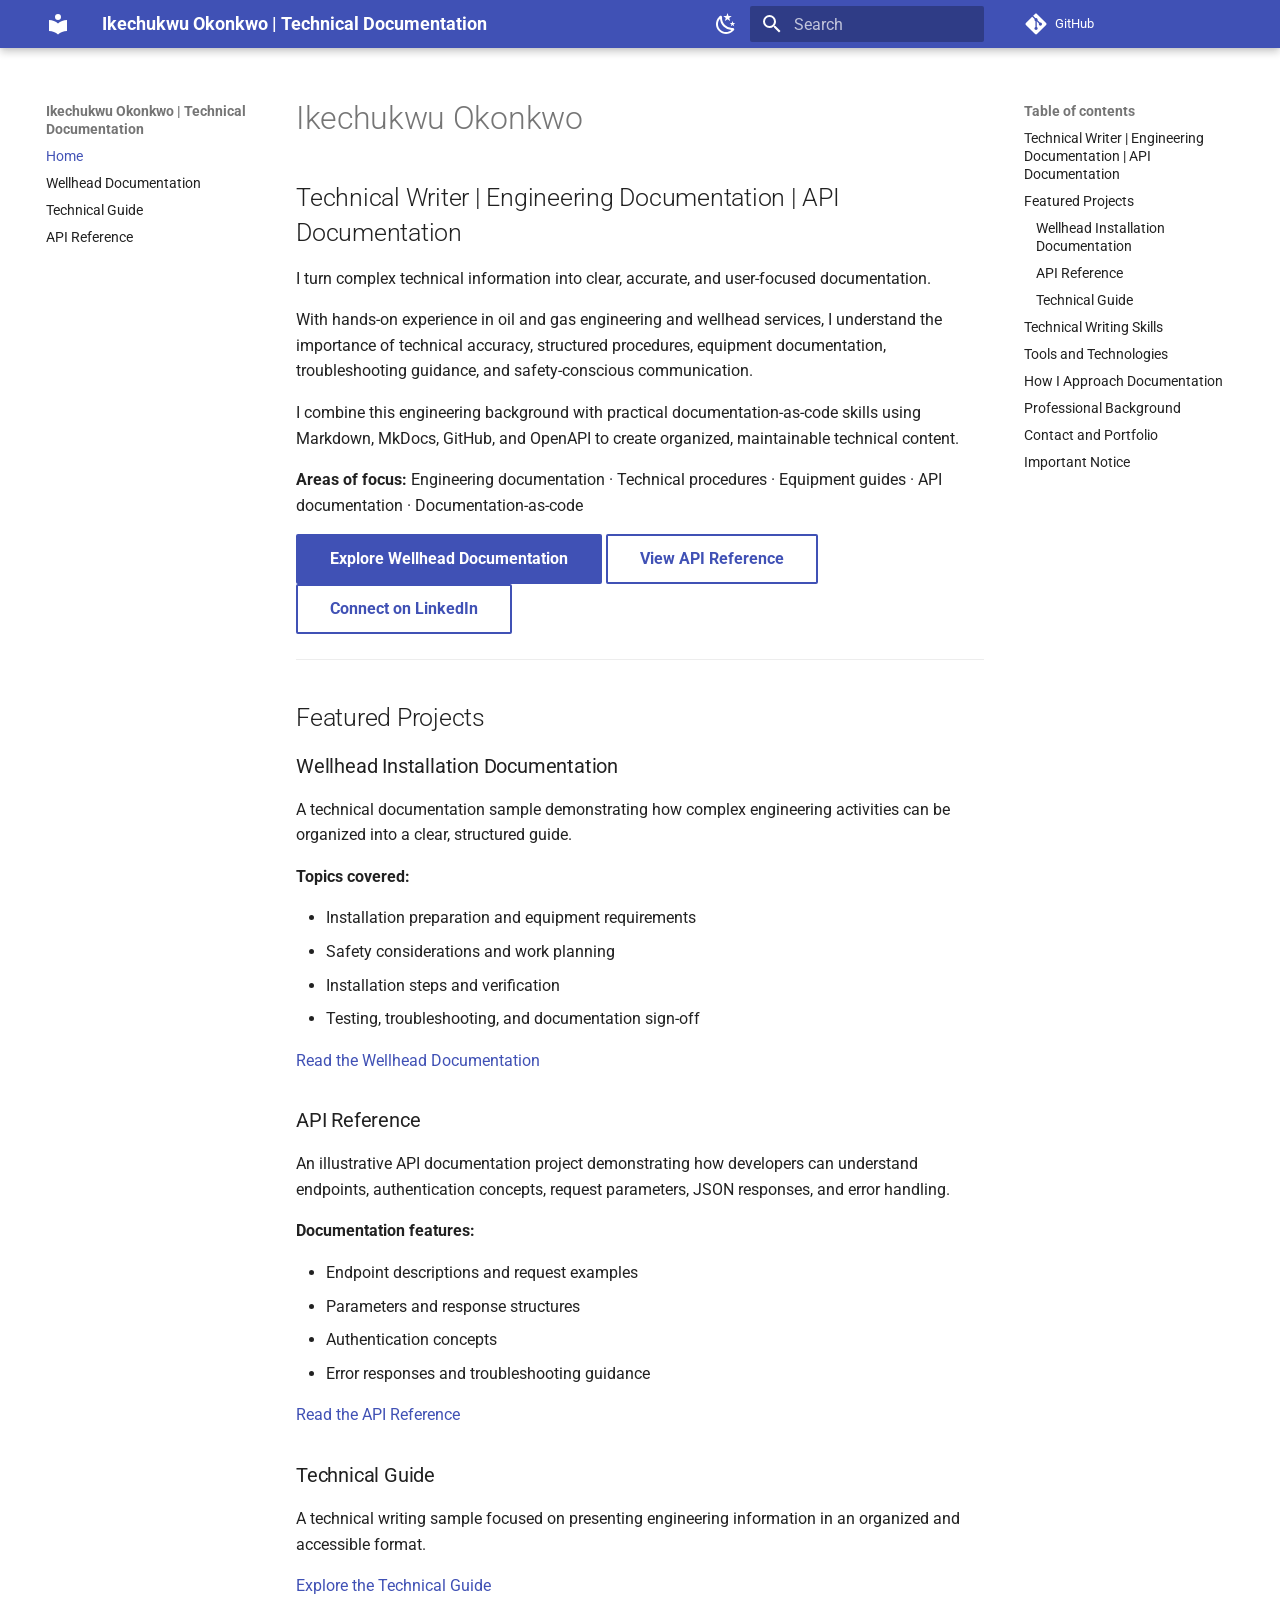
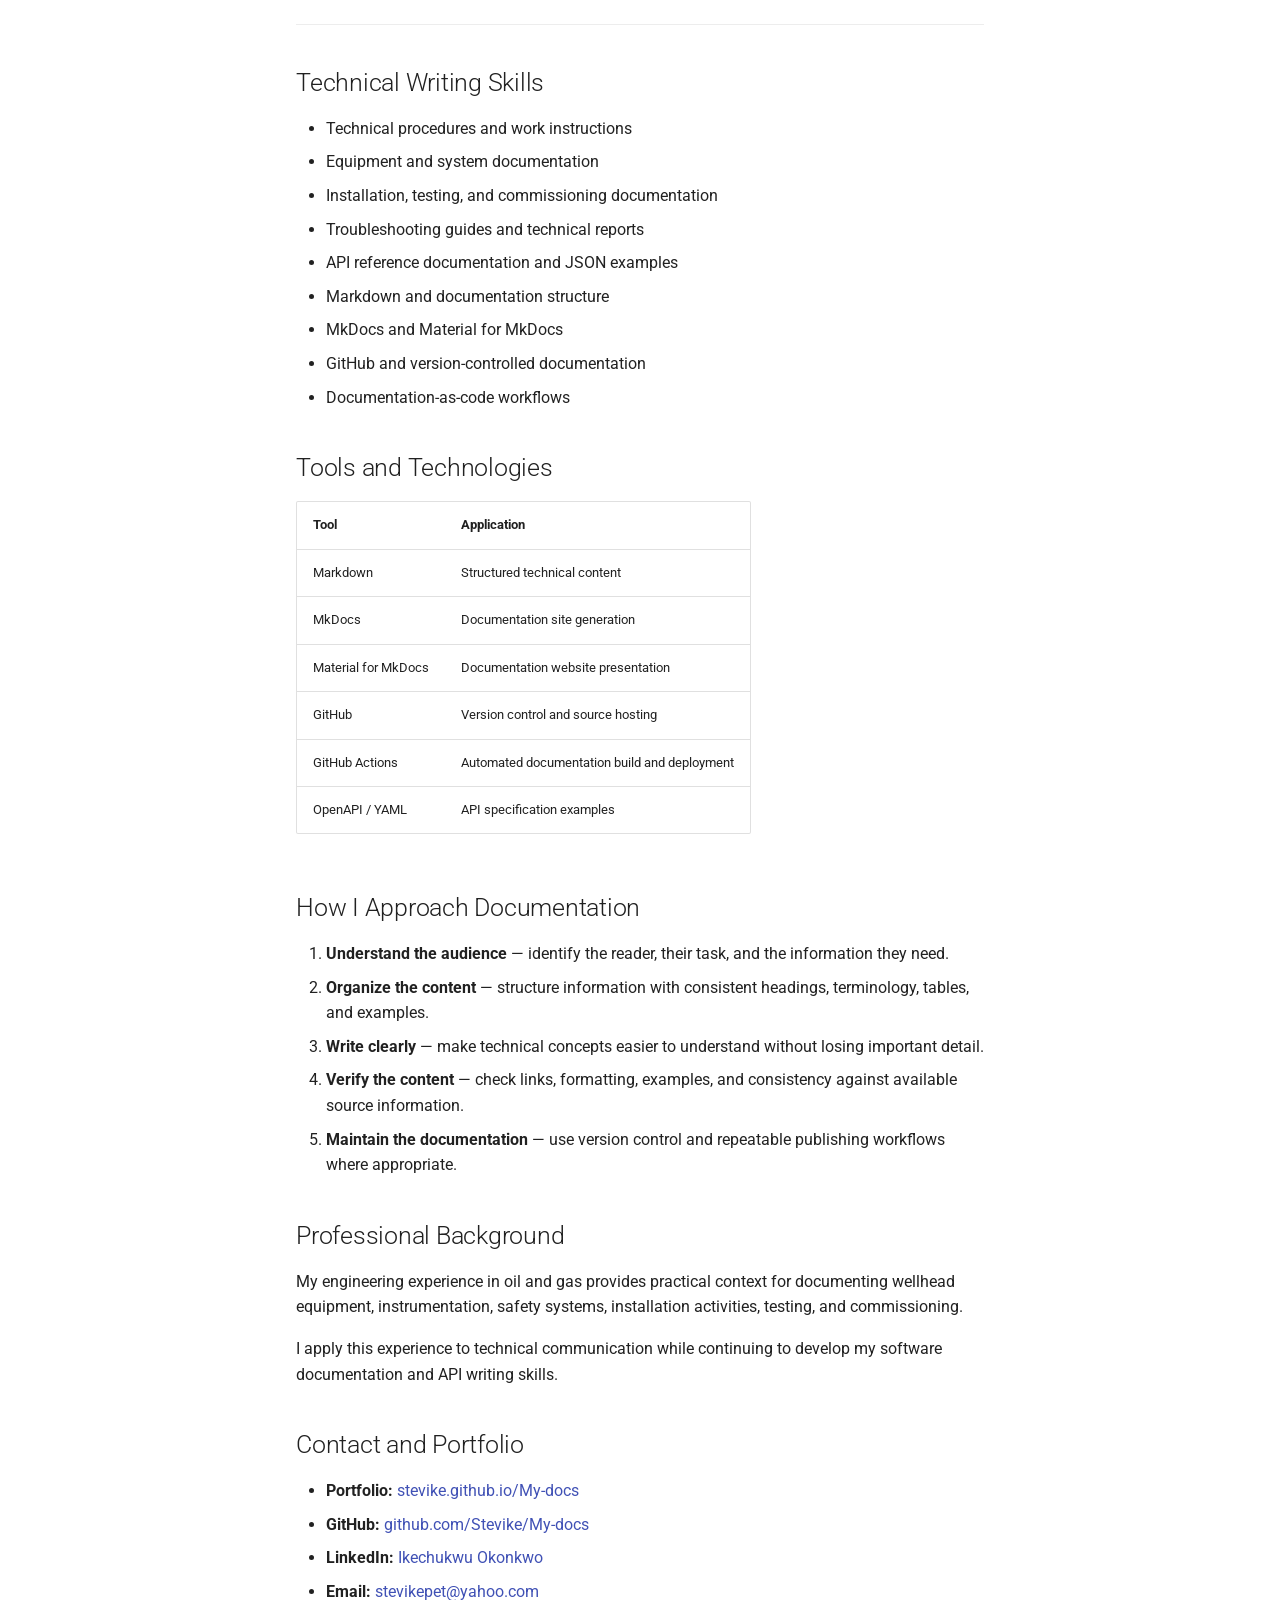
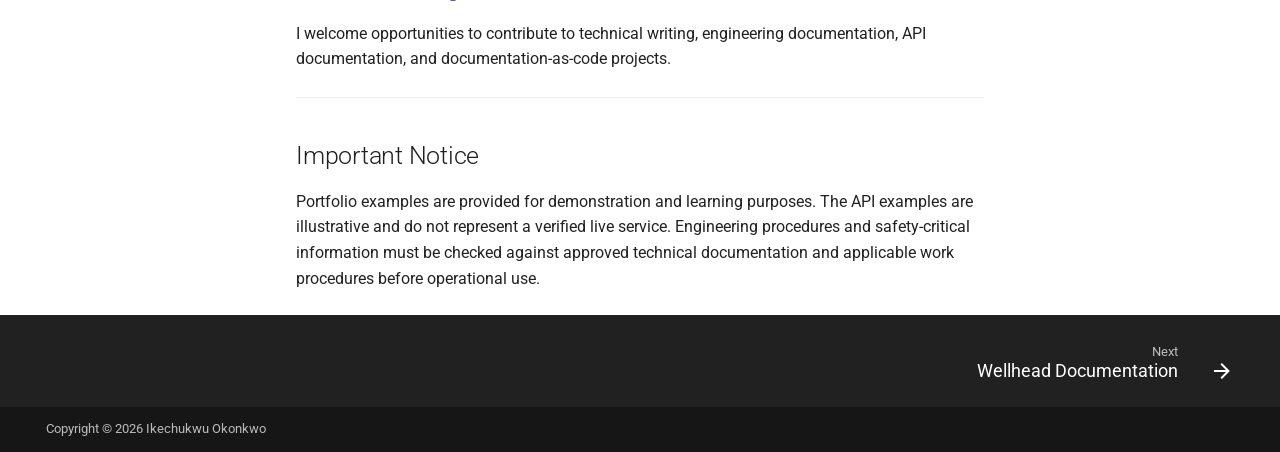
<file: index.html>
<!doctype html>
<html lang="en" class="no-js">
  <head>
    
      <meta charset="utf-8">
      <meta name="viewport" content="width=device-width,initial-scale=1">
      
        <meta name="description" content="Technical writing portfolio featuring wellhead engineering documentation, technical guides, and API documentation.">
      
      
        <meta name="author" content="Ikechukwu Okonkwo">
      
      
        <link rel="canonical" href="https://stevike.github.io/My-docs/">
      
      
      
        <link rel="next" href="Guide/">
      
      
        
      
      
      <link rel="icon" href="assets/images/favicon.png">
      <meta name="generator" content="mkdocs-1.6.1, mkdocs-material-9.8.0">
    
    
      
        <title>Ikechukwu Okonkwo | Technical Documentation</title>
      
    
    
      <link rel="stylesheet" href="assets/stylesheets/main.57a0d79d.min.css">
      
        
        <link rel="stylesheet" href="assets/stylesheets/palette.fb2fffe2.min.css">
      
      


    
    
      
    
    
      
        
        
        <link rel="preconnect" href="https://fonts.gstatic.com" crossorigin>
        <link rel="stylesheet" href="https://fonts.googleapis.com/css?family=Roboto:300,300i,400,400i,700,700i%7CRoboto+Mono:400,400i,700,700i&display=fallback">
        <style>:root{--md-text-font:"Roboto";--md-code-font:"Roboto Mono"}</style>
      
    
    
      <link rel="stylesheet" href="styles/extra.css">
    
    <script>__md_scope=new URL(".",location),__md_hash=e=>[...e].reduce(((e,_)=>(e<<5)-e+_.charCodeAt(0)),0),__md_get=(e,_=localStorage,t=__md_scope)=>JSON.parse(_.getItem(t.pathname+"."+e)),__md_set=(e,_,t=localStorage,a=__md_scope)=>{try{t.setItem(a.pathname+"."+e,JSON.stringify(_))}catch(e){}}</script>
    
      

    
    
  </head>
  
  
    
    
      
    
    
    
    
    <body dir="ltr" data-md-color-scheme="default" data-md-color-primary="indigo" data-md-color-accent="teal">
  
    
    <input class="md-toggle" data-md-toggle="drawer" type="checkbox" id="__drawer" autocomplete="off">
    <input class="md-toggle" data-md-toggle="search" type="checkbox" id="__search" autocomplete="off">
    <label class="md-overlay" for="__drawer"></label>
    <div data-md-component="skip">
      
        
        <a href="#ikechukwu-okonkwo" class="md-skip">
          Skip to content
        </a>
      
    </div>
    <div data-md-component="announce">
      
    </div>
    
    
      

  

<header class="md-header md-header--shadow" data-md-component="header">
  <nav class="md-header__inner md-grid" aria-label="Header">
    <a href="." title="Ikechukwu Okonkwo | Technical Documentation" class="md-header__button md-logo" aria-label="Ikechukwu Okonkwo | Technical Documentation" data-md-component="logo">
      
  
  <svg xmlns="http://www.w3.org/2000/svg" viewBox="0 0 24 24"><path d="M12 8a3 3 0 0 0 3-3 3 3 0 0 0-3-3 3 3 0 0 0-3 3 3 3 0 0 0 3 3m0 3.54C9.64 9.35 6.5 8 3 8v11c3.5 0 6.64 1.35 9 3.54 2.36-2.19 5.5-3.54 9-3.54V8c-3.5 0-6.64 1.35-9 3.54"/></svg>

    </a>
    <label class="md-header__button md-icon" for="__drawer">
      
      <svg xmlns="http://www.w3.org/2000/svg" viewBox="0 0 24 24"><path d="M3 6h18v2H3zm0 5h18v2H3zm0 5h18v2H3z"/></svg>
    </label>
    <div class="md-header__title" data-md-component="header-title">
      <div class="md-header__ellipsis">
        <div class="md-header__topic">
          <span class="md-ellipsis">
            Ikechukwu Okonkwo | Technical Documentation
          </span>
        </div>
        <div class="md-header__topic" data-md-component="header-topic">
          <span class="md-ellipsis">
            
              Home
            
          </span>
        </div>
      </div>
    </div>
    
      
        <form class="md-header__option" data-md-component="palette">
  
    
    
    
    <input class="md-option" data-md-color-media="" data-md-color-scheme="default" data-md-color-primary="indigo" data-md-color-accent="teal"  aria-label="Switch to dark mode"  type="radio" name="__palette" id="__palette_0">
    
      <label class="md-header__button md-icon" title="Switch to dark mode" for="__palette_1" hidden>
        <svg xmlns="http://www.w3.org/2000/svg" viewBox="0 0 24 24"><path d="m17.75 4.09-2.53 1.94.91 3.06-2.63-1.81-2.63 1.81.91-3.06-2.53-1.94L12.44 4l1.06-3 1.06 3zm3.5 6.91-1.64 1.25.59 1.98-1.7-1.17-1.7 1.17.59-1.98L15.75 11l2.06-.05L18.5 9l.69 1.95zm-2.28 4.95c.83-.08 1.72 1.1 1.19 1.85-.32.45-.66.87-1.08 1.27C15.17 23 8.84 23 4.94 19.07c-3.91-3.9-3.91-10.24 0-14.14.4-.4.82-.76 1.27-1.08.75-.53 1.93.36 1.85 1.19-.27 2.86.69 5.83 2.89 8.02a9.96 9.96 0 0 0 8.02 2.89m-1.64 2.02a12.08 12.08 0 0 1-7.8-3.47c-2.17-2.19-3.33-5-3.49-7.82-2.81 3.14-2.7 7.96.31 10.98 3.02 3.01 7.84 3.12 10.98.31"/></svg>
      </label>
    
  
    
    
    
    <input class="md-option" data-md-color-media="" data-md-color-scheme="slate" data-md-color-primary="indigo" data-md-color-accent="teal"  aria-label="Switch to light mode"  type="radio" name="__palette" id="__palette_1">
    
      <label class="md-header__button md-icon" title="Switch to light mode" for="__palette_0" hidden>
        <svg xmlns="http://www.w3.org/2000/svg" viewBox="0 0 24 24"><path d="M12 7a5 5 0 0 1 5 5 5 5 0 0 1-5 5 5 5 0 0 1-5-5 5 5 0 0 1 5-5m0 2a3 3 0 0 0-3 3 3 3 0 0 0 3 3 3 3 0 0 0 3-3 3 3 0 0 0-3-3m0-7 2.39 3.42C13.65 5.15 12.84 5 12 5s-1.65.15-2.39.42zM3.34 7l4.16-.35A7.2 7.2 0 0 0 5.94 8.5c-.44.74-.69 1.5-.83 2.29zm.02 10 1.76-3.77a7.131 7.131 0 0 0 2.38 4.14zM20.65 7l-1.77 3.79a7.02 7.02 0 0 0-2.38-4.15zm-.01 10-4.14.36c.59-.51 1.12-1.14 1.54-1.86.42-.73.69-1.5.83-2.29zM12 22l-2.41-3.44c.74.27 1.55.44 2.41.44.82 0 1.63-.17 2.37-.44z"/></svg>
      </label>
    
  
</form>
      
    
    
      <script>var palette=__md_get("__palette");if(palette&&palette.color){if("(prefers-color-scheme)"===palette.color.media){var media=matchMedia("(prefers-color-scheme: light)"),input=document.querySelector(media.matches?"[data-md-color-media='(prefers-color-scheme: light)']":"[data-md-color-media='(prefers-color-scheme: dark)']");palette.color.media=input.getAttribute("data-md-color-media"),palette.color.scheme=input.getAttribute("data-md-color-scheme"),palette.color.primary=input.getAttribute("data-md-color-primary"),palette.color.accent=input.getAttribute("data-md-color-accent")}for(var[key,value]of Object.entries(palette.color))document.body.setAttribute("data-md-color-"+key,value)}</script>
    
    
    
      
      
        <label class="md-header__button md-icon" for="__search">
          
          <svg xmlns="http://www.w3.org/2000/svg" viewBox="0 0 24 24"><path d="M9.5 3A6.5 6.5 0 0 1 16 9.5c0 1.61-.59 3.09-1.56 4.23l.27.27h.79l5 5-1.5 1.5-5-5v-.79l-.27-.27A6.52 6.52 0 0 1 9.5 16 6.5 6.5 0 0 1 3 9.5 6.5 6.5 0 0 1 9.5 3m0 2C7 5 5 7 5 9.5S7 14 9.5 14 14 12 14 9.5 12 5 9.5 5"/></svg>
        </label>
        <div class="md-search" data-md-component="search" role="dialog">
  <label class="md-search__overlay" for="__search"></label>
  <div class="md-search__inner" role="search">
    <form class="md-search__form" name="search">
      <input type="text" class="md-search__input" name="query" aria-label="Search" placeholder="Search" autocapitalize="off" autocorrect="off" autocomplete="off" spellcheck="false" data-md-component="search-query" required>
      <label class="md-search__icon md-icon" for="__search">
        
        <svg xmlns="http://www.w3.org/2000/svg" viewBox="0 0 24 24"><path d="M9.5 3A6.5 6.5 0 0 1 16 9.5c0 1.61-.59 3.09-1.56 4.23l.27.27h.79l5 5-1.5 1.5-5-5v-.79l-.27-.27A6.52 6.52 0 0 1 9.5 16 6.5 6.5 0 0 1 3 9.5 6.5 6.5 0 0 1 9.5 3m0 2C7 5 5 7 5 9.5S7 14 9.5 14 14 12 14 9.5 12 5 9.5 5"/></svg>
        
        <svg xmlns="http://www.w3.org/2000/svg" viewBox="0 0 24 24"><path d="M20 11v2H8l5.5 5.5-1.42 1.42L4.16 12l7.92-7.92L13.5 5.5 8 11z"/></svg>
      </label>
      <nav class="md-search__options" aria-label="Search">
        
        <button type="reset" class="md-search__icon md-icon" title="Clear" aria-label="Clear" tabindex="-1">
          
          <svg xmlns="http://www.w3.org/2000/svg" viewBox="0 0 24 24"><path d="M19 6.41 17.59 5 12 10.59 6.41 5 5 6.41 10.59 12 5 17.59 6.41 19 12 13.41 17.59 19 19 17.59 13.41 12z"/></svg>
        </button>
      </nav>
      
        <div class="md-search__suggest" data-md-component="search-suggest"></div>
      
    </form>
    <div class="md-search__output">
      <div class="md-search__scrollwrap" tabindex="0" data-md-scrollfix>
        <div class="md-search-result" data-md-component="search-result">
          <div class="md-search-result__meta">
            Initializing search
          </div>
          <ol class="md-search-result__list" role="presentation"></ol>
        </div>
      </div>
    </div>
  </div>
</div>
      
    
    
      <div class="md-header__source">
        <a href="https://github.com/Stevike/My-docs" title="Go to repository" class="md-source" data-md-component="source">
  <div class="md-source__icon md-icon">
    
    <svg xmlns="http://www.w3.org/2000/svg" viewBox="0 0 448 512"><!--! Font Awesome Free 7.1.0 by @fontawesome - https://fontawesome.com License - https://fontawesome.com/license/free (Icons: CC BY 4.0, Fonts: SIL OFL 1.1, Code: MIT License) Copyright 2025 Fonticons, Inc.--><path d="M439.6 236.1 244 40.5c-5.4-5.5-12.8-8.5-20.4-8.5s-15 3-20.4 8.4L162.5 81l51.5 51.5c27.1-9.1 52.7 16.8 43.4 43.7l49.7 49.7c34.2-11.8 61.2 31 35.5 56.7-26.5 26.5-70.2-2.9-56-37.3L240.3 199v121.9c25.3 12.5 22.3 41.8 9.1 55-6.4 6.4-15.2 10.1-24.3 10.1s-17.8-3.6-24.3-10.1c-17.6-17.6-11.1-46.9 11.2-56v-123c-20.8-8.5-24.6-30.7-18.6-45L142.6 101 8.5 235.1C3 240.6 0 247.9 0 255.5s3 15 8.5 20.4l195.6 195.7c5.4 5.4 12.7 8.4 20.4 8.4s15-3 20.4-8.4l194.7-194.7c5.4-5.4 8.4-12.8 8.4-20.4s-3-15-8.4-20.4"/></svg>
  </div>
  <div class="md-source__repository">
    GitHub
  </div>
</a>
      </div>
    
  </nav>
  
</header>
    
    <div class="md-container" data-md-component="container">
      
      
        
          
        
      
      <main class="md-main" data-md-component="main">
        <div class="md-main__inner md-grid">
          
            
              
              <div class="md-sidebar md-sidebar--primary" data-md-component="sidebar" data-md-type="navigation" >
                <div class="md-sidebar__scrollwrap">
                  <div class="md-sidebar__inner">
                    



<nav class="md-nav md-nav--primary" aria-label="Navigation" data-md-level="0">
  <label class="md-nav__title" for="__drawer">
    <a href="." title="Ikechukwu Okonkwo | Technical Documentation" class="md-nav__button md-logo" aria-label="Ikechukwu Okonkwo | Technical Documentation" data-md-component="logo">
      
  
  <svg xmlns="http://www.w3.org/2000/svg" viewBox="0 0 24 24"><path d="M12 8a3 3 0 0 0 3-3 3 3 0 0 0-3-3 3 3 0 0 0-3 3 3 3 0 0 0 3 3m0 3.54C9.64 9.35 6.5 8 3 8v11c3.5 0 6.64 1.35 9 3.54 2.36-2.19 5.5-3.54 9-3.54V8c-3.5 0-6.64 1.35-9 3.54"/></svg>

    </a>
    Ikechukwu Okonkwo | Technical Documentation
  </label>
  
    <div class="md-nav__source">
      <a href="https://github.com/Stevike/My-docs" title="Go to repository" class="md-source" data-md-component="source">
  <div class="md-source__icon md-icon">
    
    <svg xmlns="http://www.w3.org/2000/svg" viewBox="0 0 448 512"><!--! Font Awesome Free 7.1.0 by @fontawesome - https://fontawesome.com License - https://fontawesome.com/license/free (Icons: CC BY 4.0, Fonts: SIL OFL 1.1, Code: MIT License) Copyright 2025 Fonticons, Inc.--><path d="M439.6 236.1 244 40.5c-5.4-5.5-12.8-8.5-20.4-8.5s-15 3-20.4 8.4L162.5 81l51.5 51.5c27.1-9.1 52.7 16.8 43.4 43.7l49.7 49.7c34.2-11.8 61.2 31 35.5 56.7-26.5 26.5-70.2-2.9-56-37.3L240.3 199v121.9c25.3 12.5 22.3 41.8 9.1 55-6.4 6.4-15.2 10.1-24.3 10.1s-17.8-3.6-24.3-10.1c-17.6-17.6-11.1-46.9 11.2-56v-123c-20.8-8.5-24.6-30.7-18.6-45L142.6 101 8.5 235.1C3 240.6 0 247.9 0 255.5s3 15 8.5 20.4l195.6 195.7c5.4 5.4 12.7 8.4 20.4 8.4s15-3 20.4-8.4l194.7-194.7c5.4-5.4 8.4-12.8 8.4-20.4s-3-15-8.4-20.4"/></svg>
  </div>
  <div class="md-source__repository">
    GitHub
  </div>
</a>
    </div>
  
  <ul class="md-nav__list" data-md-scrollfix>
    
      
      
  
  
    
  
  
  
    <li class="md-nav__item md-nav__item--active">
      
      <input class="md-nav__toggle md-toggle" type="checkbox" id="__toc">
      
      
        
      
      
        <label class="md-nav__link md-nav__link--active" for="__toc">
          
  
  
  <span class="md-ellipsis">
    
  
    Home
  

    
  </span>
  
  

          <span class="md-nav__icon md-icon"></span>
        </label>
      
      <a href="." class="md-nav__link md-nav__link--active">
        
  
  
  <span class="md-ellipsis">
    
  
    Home
  

    
  </span>
  
  

      </a>
      
        

<nav class="md-nav md-nav--secondary" aria-label="Table of contents">
  
  
  
    
  
  
    <label class="md-nav__title" for="__toc">
      <span class="md-nav__icon md-icon"></span>
      Table of contents
    </label>
    <ul class="md-nav__list" data-md-component="toc" data-md-scrollfix>
      
        <li class="md-nav__item">
  <a href="#technical-writer-engineering-documentation-api-documentation" class="md-nav__link">
    <span class="md-ellipsis">
      
        Technical Writer | Engineering Documentation | API Documentation
      
    </span>
  </a>
  
</li>
      
        <li class="md-nav__item">
  <a href="#featured-projects" class="md-nav__link">
    <span class="md-ellipsis">
      
        Featured Projects
      
    </span>
  </a>
  
    <nav class="md-nav" aria-label="Featured Projects">
      <ul class="md-nav__list">
        
          <li class="md-nav__item">
  <a href="#wellhead-installation-documentation" class="md-nav__link">
    <span class="md-ellipsis">
      
        Wellhead Installation Documentation
      
    </span>
  </a>
  
</li>
        
          <li class="md-nav__item">
  <a href="#api-reference" class="md-nav__link">
    <span class="md-ellipsis">
      
        API Reference
      
    </span>
  </a>
  
</li>
        
          <li class="md-nav__item">
  <a href="#technical-guide" class="md-nav__link">
    <span class="md-ellipsis">
      
        Technical Guide
      
    </span>
  </a>
  
</li>
        
      </ul>
    </nav>
  
</li>
      
        <li class="md-nav__item">
  <a href="#technical-writing-skills" class="md-nav__link">
    <span class="md-ellipsis">
      
        Technical Writing Skills
      
    </span>
  </a>
  
</li>
      
        <li class="md-nav__item">
  <a href="#tools-and-technologies" class="md-nav__link">
    <span class="md-ellipsis">
      
        Tools and Technologies
      
    </span>
  </a>
  
</li>
      
        <li class="md-nav__item">
  <a href="#how-i-approach-documentation" class="md-nav__link">
    <span class="md-ellipsis">
      
        How I Approach Documentation
      
    </span>
  </a>
  
</li>
      
        <li class="md-nav__item">
  <a href="#professional-background" class="md-nav__link">
    <span class="md-ellipsis">
      
        Professional Background
      
    </span>
  </a>
  
</li>
      
        <li class="md-nav__item">
  <a href="#contact-and-portfolio" class="md-nav__link">
    <span class="md-ellipsis">
      
        Contact and Portfolio
      
    </span>
  </a>
  
</li>
      
        <li class="md-nav__item">
  <a href="#important-notice" class="md-nav__link">
    <span class="md-ellipsis">
      
        Important Notice
      
    </span>
  </a>
  
</li>
      
    </ul>
  
</nav>
      
    </li>
  

    
      
      
  
  
  
  
    <li class="md-nav__item">
      <a href="Guide/" class="md-nav__link">
        
  
  
  <span class="md-ellipsis">
    
  
    Wellhead Documentation
  

    
  </span>
  
  

      </a>
    </li>
  

    
      
      
  
  
  
  
    <li class="md-nav__item">
      <a href="Guide2/" class="md-nav__link">
        
  
  
  <span class="md-ellipsis">
    
  
    Technical Guide
  

    
  </span>
  
  

      </a>
    </li>
  

    
      
      
  
  
  
  
    <li class="md-nav__item">
      <a href="api-guide/" class="md-nav__link">
        
  
  
  <span class="md-ellipsis">
    
  
    API Reference
  

    
  </span>
  
  

      </a>
    </li>
  

    
  </ul>
</nav>
                  </div>
                </div>
              </div>
            
            
              
              <div class="md-sidebar md-sidebar--secondary" data-md-component="sidebar" data-md-type="toc" >
                <div class="md-sidebar__scrollwrap">
                  <div class="md-sidebar__inner">
                    

<nav class="md-nav md-nav--secondary" aria-label="Table of contents">
  
  
  
    
  
  
    <label class="md-nav__title" for="__toc">
      <span class="md-nav__icon md-icon"></span>
      Table of contents
    </label>
    <ul class="md-nav__list" data-md-component="toc" data-md-scrollfix>
      
        <li class="md-nav__item">
  <a href="#technical-writer-engineering-documentation-api-documentation" class="md-nav__link">
    <span class="md-ellipsis">
      
        Technical Writer | Engineering Documentation | API Documentation
      
    </span>
  </a>
  
</li>
      
        <li class="md-nav__item">
  <a href="#featured-projects" class="md-nav__link">
    <span class="md-ellipsis">
      
        Featured Projects
      
    </span>
  </a>
  
    <nav class="md-nav" aria-label="Featured Projects">
      <ul class="md-nav__list">
        
          <li class="md-nav__item">
  <a href="#wellhead-installation-documentation" class="md-nav__link">
    <span class="md-ellipsis">
      
        Wellhead Installation Documentation
      
    </span>
  </a>
  
</li>
        
          <li class="md-nav__item">
  <a href="#api-reference" class="md-nav__link">
    <span class="md-ellipsis">
      
        API Reference
      
    </span>
  </a>
  
</li>
        
          <li class="md-nav__item">
  <a href="#technical-guide" class="md-nav__link">
    <span class="md-ellipsis">
      
        Technical Guide
      
    </span>
  </a>
  
</li>
        
      </ul>
    </nav>
  
</li>
      
        <li class="md-nav__item">
  <a href="#technical-writing-skills" class="md-nav__link">
    <span class="md-ellipsis">
      
        Technical Writing Skills
      
    </span>
  </a>
  
</li>
      
        <li class="md-nav__item">
  <a href="#tools-and-technologies" class="md-nav__link">
    <span class="md-ellipsis">
      
        Tools and Technologies
      
    </span>
  </a>
  
</li>
      
        <li class="md-nav__item">
  <a href="#how-i-approach-documentation" class="md-nav__link">
    <span class="md-ellipsis">
      
        How I Approach Documentation
      
    </span>
  </a>
  
</li>
      
        <li class="md-nav__item">
  <a href="#professional-background" class="md-nav__link">
    <span class="md-ellipsis">
      
        Professional Background
      
    </span>
  </a>
  
</li>
      
        <li class="md-nav__item">
  <a href="#contact-and-portfolio" class="md-nav__link">
    <span class="md-ellipsis">
      
        Contact and Portfolio
      
    </span>
  </a>
  
</li>
      
        <li class="md-nav__item">
  <a href="#important-notice" class="md-nav__link">
    <span class="md-ellipsis">
      
        Important Notice
      
    </span>
  </a>
  
</li>
      
    </ul>
  
</nav>
                  </div>
                </div>
              </div>
            
          
          
            <div class="md-content" data-md-component="content">
              
              <article class="md-content__inner md-typeset">
                
                  


  
  


<h1 id="ikechukwu-okonkwo">Ikechukwu Okonkwo</h1>
<h2 id="technical-writer-engineering-documentation-api-documentation">Technical Writer | Engineering Documentation | API Documentation</h2>
<p>I turn complex technical information into clear, accurate, and user-focused documentation.</p>
<p>With hands-on experience in oil and gas engineering and wellhead services, I understand the importance of technical accuracy, structured procedures, equipment documentation, troubleshooting guidance, and safety-conscious communication.</p>
<p>I combine this engineering background with practical documentation-as-code skills using Markdown, MkDocs, GitHub, and OpenAPI to create organized, maintainable technical content.</p>
<p><strong>Areas of focus:</strong> Engineering documentation · Technical procedures · Equipment guides · API documentation · Documentation-as-code</p>
<p><a class="md-button md-button--primary" href="Guide/">Explore Wellhead Documentation</a>
<a class="md-button" href="api-guide/">View API Reference</a>
<a class="md-button" href="https://www.linkedin.com/in/ikechukwu-okonkwo-a5a643185">Connect on LinkedIn</a></p>
<hr />
<h2 id="featured-projects">Featured Projects</h2>
<h3 id="wellhead-installation-documentation">Wellhead Installation Documentation</h3>
<p>A technical documentation sample demonstrating how complex engineering activities can be organized into a clear, structured guide.</p>
<p><strong>Topics covered:</strong></p>
<ul>
<li>Installation preparation and equipment requirements</li>
<li>Safety considerations and work planning</li>
<li>Installation steps and verification</li>
<li>Testing, troubleshooting, and documentation sign-off</li>
</ul>
<p><a href="Guide/">Read the Wellhead Documentation</a></p>
<h3 id="api-reference">API Reference</h3>
<p>An illustrative API documentation project demonstrating how developers can understand endpoints, authentication concepts, request parameters, JSON responses, and error handling.</p>
<p><strong>Documentation features:</strong></p>
<ul>
<li>Endpoint descriptions and request examples</li>
<li>Parameters and response structures</li>
<li>Authentication concepts</li>
<li>Error responses and troubleshooting guidance</li>
</ul>
<p><a href="api-guide/">Read the API Reference</a></p>
<h3 id="technical-guide">Technical Guide</h3>
<p>A technical writing sample focused on presenting engineering information in an organized and accessible format.</p>
<p><a href="Guide2/">Explore the Technical Guide</a></p>
<hr />
<h2 id="technical-writing-skills">Technical Writing Skills</h2>
<ul>
<li>Technical procedures and work instructions</li>
<li>Equipment and system documentation</li>
<li>Installation, testing, and commissioning documentation</li>
<li>Troubleshooting guides and technical reports</li>
<li>API reference documentation and JSON examples</li>
<li>Markdown and documentation structure</li>
<li>MkDocs and Material for MkDocs</li>
<li>GitHub and version-controlled documentation</li>
<li>Documentation-as-code workflows</li>
</ul>
<h2 id="tools-and-technologies">Tools and Technologies</h2>
<table>
<thead>
<tr>
<th>Tool</th>
<th>Application</th>
</tr>
</thead>
<tbody>
<tr>
<td>Markdown</td>
<td>Structured technical content</td>
</tr>
<tr>
<td>MkDocs</td>
<td>Documentation site generation</td>
</tr>
<tr>
<td>Material for MkDocs</td>
<td>Documentation website presentation</td>
</tr>
<tr>
<td>GitHub</td>
<td>Version control and source hosting</td>
</tr>
<tr>
<td>GitHub Actions</td>
<td>Automated documentation build and deployment</td>
</tr>
<tr>
<td>OpenAPI / YAML</td>
<td>API specification examples</td>
</tr>
</tbody>
</table>
<h2 id="how-i-approach-documentation">How I Approach Documentation</h2>
<ol>
<li><strong>Understand the audience</strong> — identify the reader, their task, and the information they need.</li>
<li><strong>Organize the content</strong> — structure information with consistent headings, terminology, tables, and examples.</li>
<li><strong>Write clearly</strong> — make technical concepts easier to understand without losing important detail.</li>
<li><strong>Verify the content</strong> — check links, formatting, examples, and consistency against available source information.</li>
<li><strong>Maintain the documentation</strong> — use version control and repeatable publishing workflows where appropriate.</li>
</ol>
<h2 id="professional-background">Professional Background</h2>
<p>My engineering experience in oil and gas provides practical context for documenting wellhead equipment, instrumentation, safety systems, installation activities, testing, and commissioning.</p>
<p>I apply this experience to technical communication while continuing to develop my software documentation and API writing skills.</p>
<h2 id="contact-and-portfolio">Contact and Portfolio</h2>
<ul>
<li><strong>Portfolio:</strong> <a href="https://stevike.github.io/My-docs/">stevike.github.io/My-docs</a></li>
<li><strong>GitHub:</strong> <a href="https://github.com/Stevike/My-docs">github.com/Stevike/My-docs</a></li>
<li><strong>LinkedIn:</strong> <a href="https://www.linkedin.com/in/ikechukwu-okonkwo-a5a643185">Ikechukwu Okonkwo</a></li>
<li><strong>Email:</strong> <a href="mailto:stevikepet@yahoo.com">stevikepet@yahoo.com</a></li>
</ul>
<p>I welcome opportunities to contribute to technical writing, engineering documentation, API documentation, and documentation-as-code projects.</p>
<hr />
<h2 id="important-notice">Important Notice</h2>
<p>Portfolio examples are provided for demonstration and learning purposes. The API examples are illustrative and do not represent a verified live service. Engineering procedures and safety-critical information must be checked against approved technical documentation and applicable work procedures before operational use.</p>












                
              </article>
            </div>
          
          
<script>var target=document.getElementById(location.hash.slice(1));target&&target.name&&(target.checked=target.name.startsWith("__tabbed_"))</script>
        </div>
        
          <button type="button" class="md-top md-icon" data-md-component="top" hidden>
  
  <svg xmlns="http://www.w3.org/2000/svg" viewBox="0 0 24 24"><path d="M13 20h-2V8l-5.5 5.5-1.42-1.42L12 4.16l7.92 7.92-1.42 1.42L13 8z"/></svg>
  Back to top
</button>
        
      </main>
      
        <footer class="md-footer">
  
    
      
      <nav class="md-footer__inner md-grid" aria-label="Footer" >
        
        
          
          <a href="Guide/" class="md-footer__link md-footer__link--next" aria-label="Next: Wellhead Documentation">
            <div class="md-footer__title">
              <span class="md-footer__direction">
                Next
              </span>
              <div class="md-ellipsis">
                Wellhead Documentation
              </div>
            </div>
            <div class="md-footer__button md-icon">
              
              <svg xmlns="http://www.w3.org/2000/svg" viewBox="0 0 24 24"><path d="M4 11v2h12l-5.5 5.5 1.42 1.42L19.84 12l-7.92-7.92L10.5 5.5 16 11z"/></svg>
            </div>
          </a>
        
      </nav>
    
  
  <div class="md-footer-meta md-typeset">
    <div class="md-footer-meta__inner md-grid">
      <div class="md-copyright">
  
    <div class="md-copyright__highlight">
      Copyright &copy; 2026 Ikechukwu Okonkwo
    </div>
  
  
</div>
      
    </div>
  </div>
</footer>
      
    </div>
    <div class="md-dialog" data-md-component="dialog">
      <div class="md-dialog__inner md-typeset"></div>
    </div>
    
    
    
      
      
      <script id="__config" type="application/json">{"annotate": null, "base": ".", "features": ["navigation.sections", "navigation.top", "navigation.footer", "content.code.copy", "search.suggest", "search.highlight"], "search": "assets/javascripts/workers/search.a7633da7.min.js", "tags": null, "translations": {"clipboard.copied": "Copied to clipboard", "clipboard.copy": "Copy to clipboard", "search.result.more.one": "1 more on this page", "search.result.more.other": "# more on this page", "search.result.none": "No matching documents", "search.result.one": "1 matching document", "search.result.other": "# matching documents", "search.result.placeholder": "Type to start searching", "search.result.term.missing": "Missing", "select.version": "Select version"}, "version": null}</script>
    
    
      <script src="assets/javascripts/bundle.c21346df.min.js"></script>
      
    
  </body>
</html>
</file>
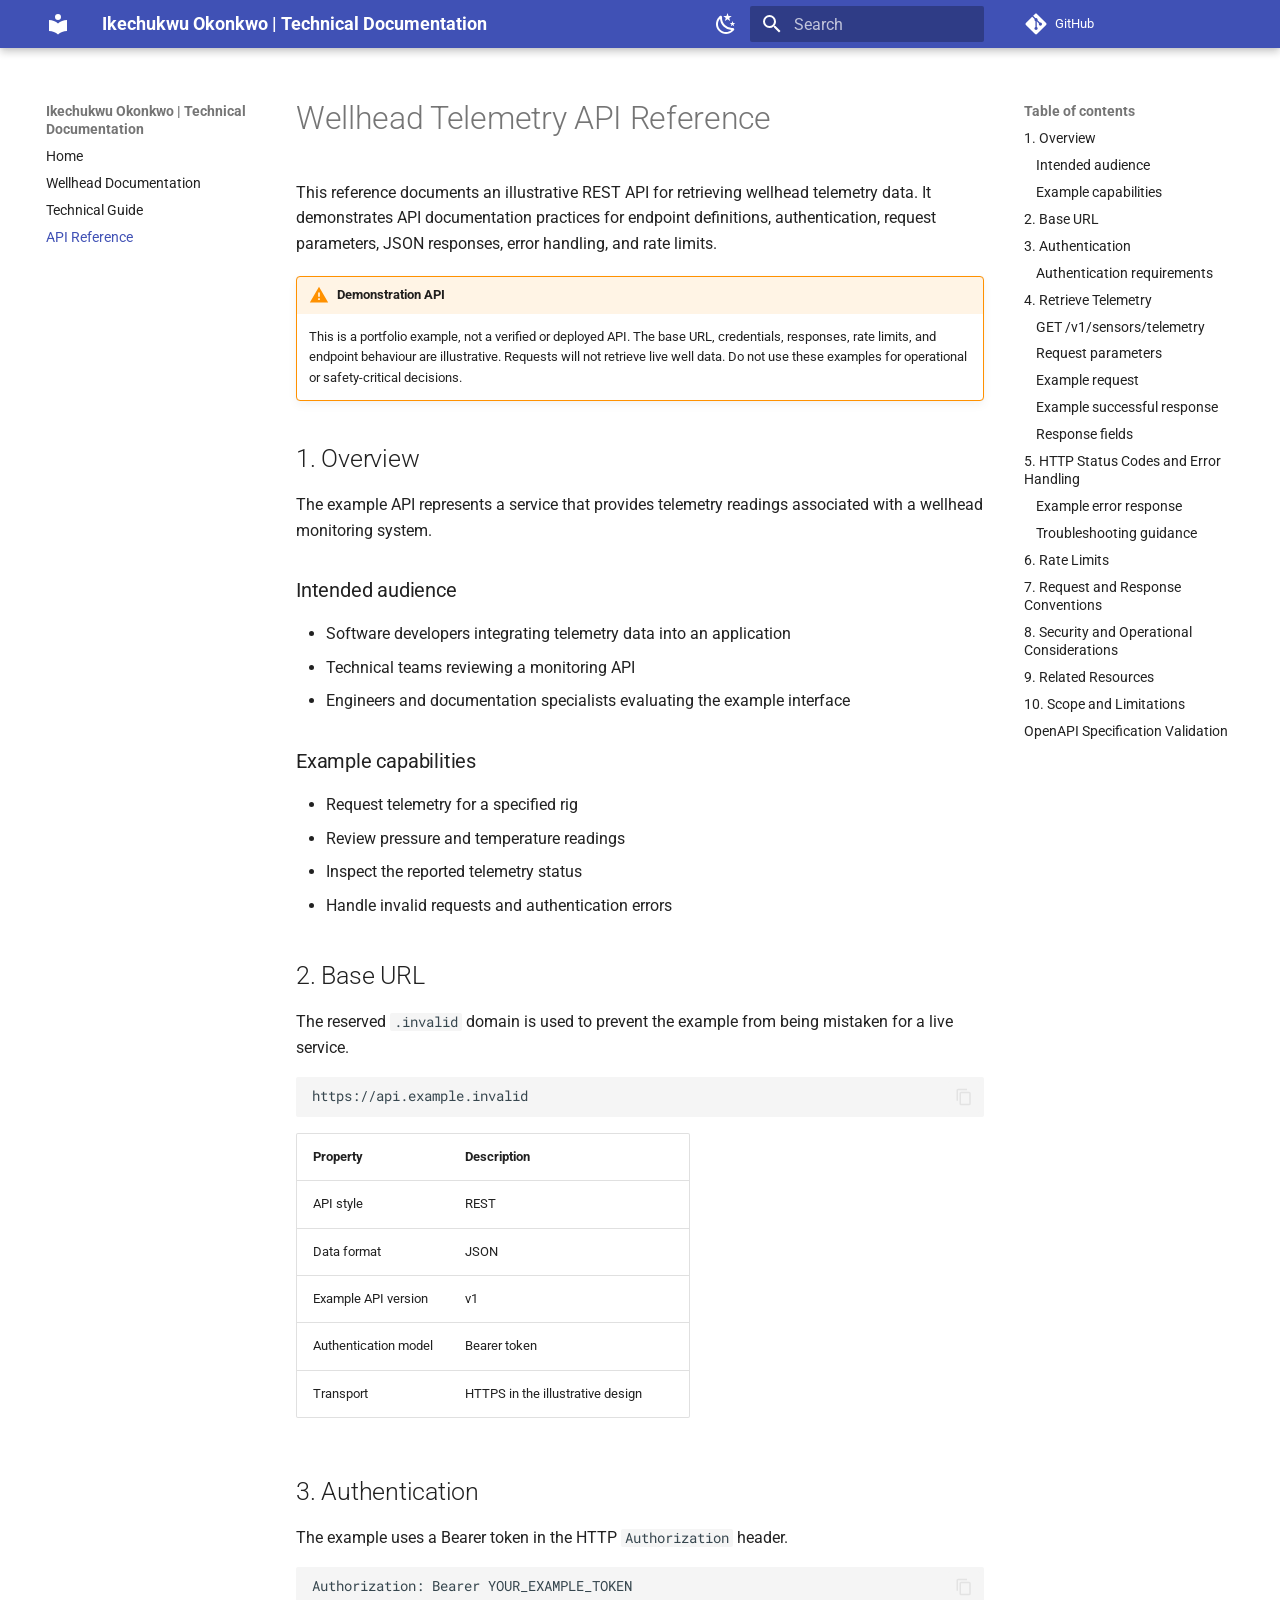
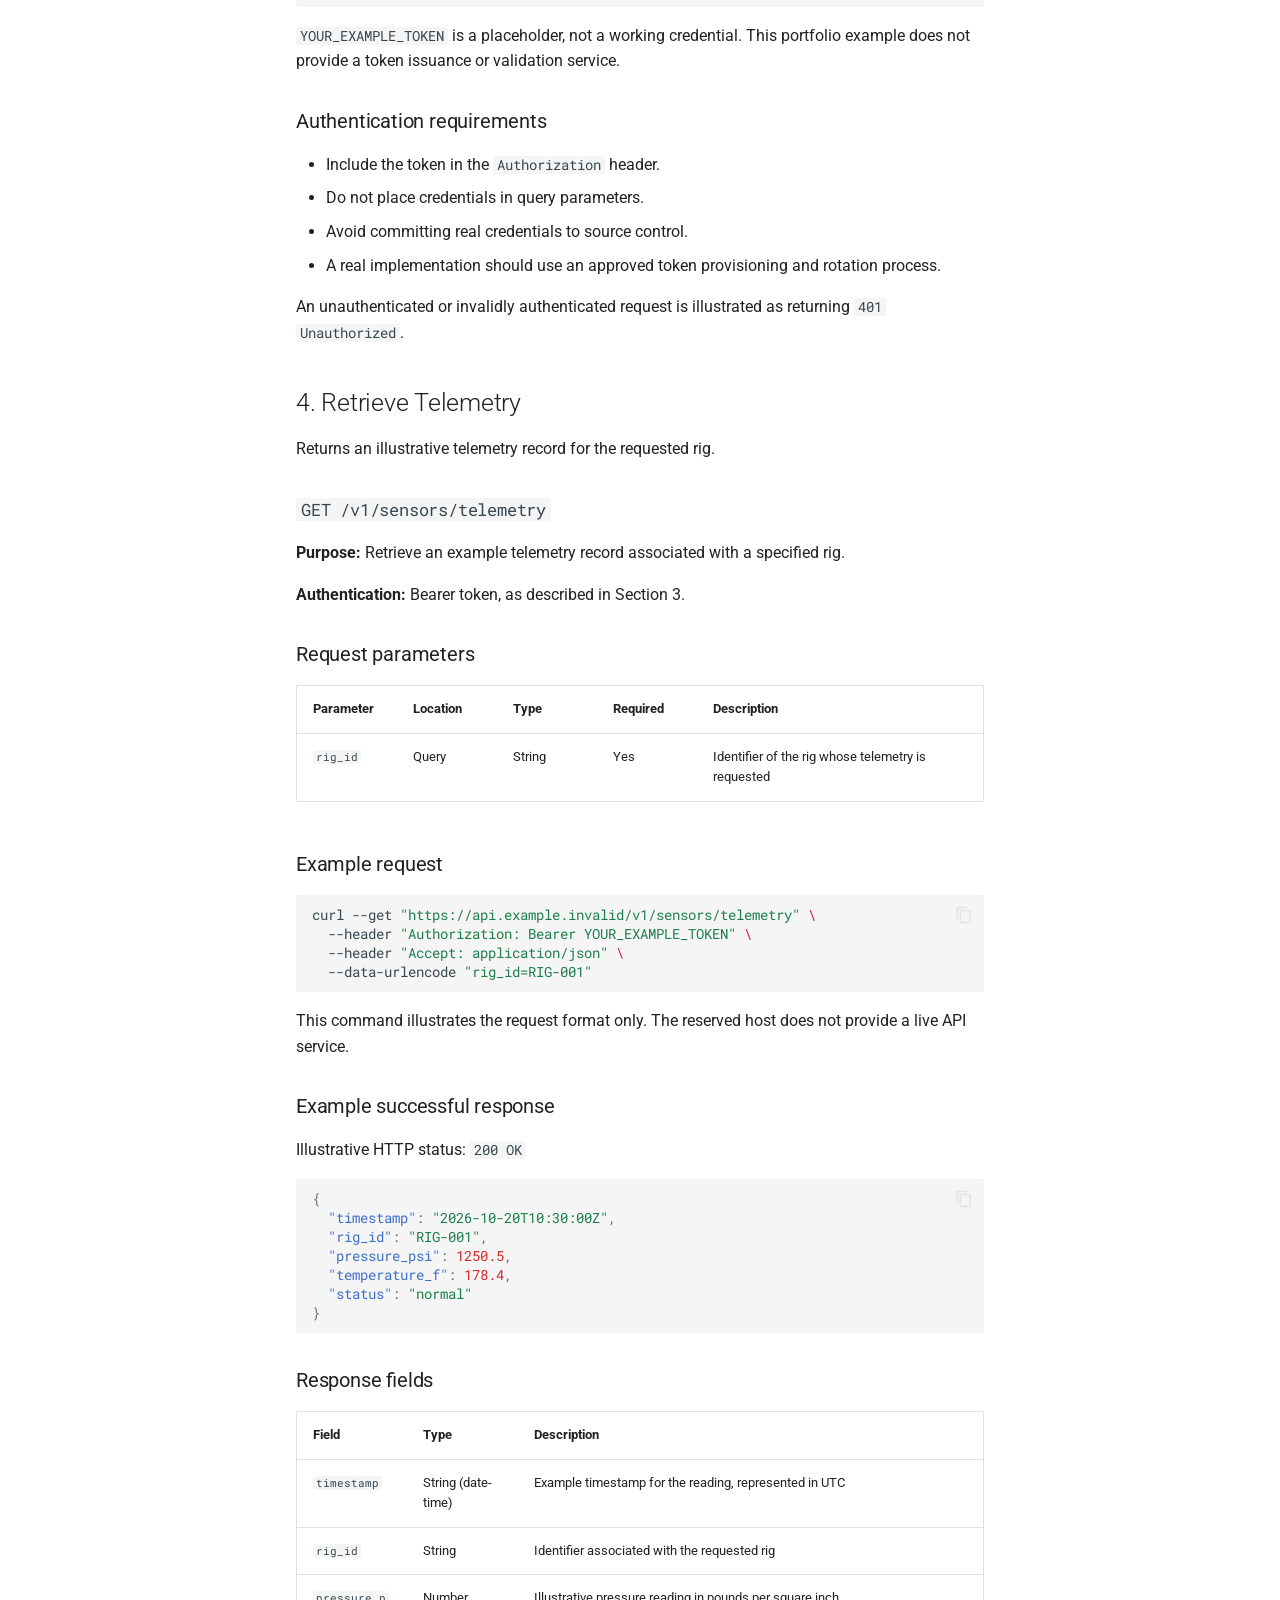
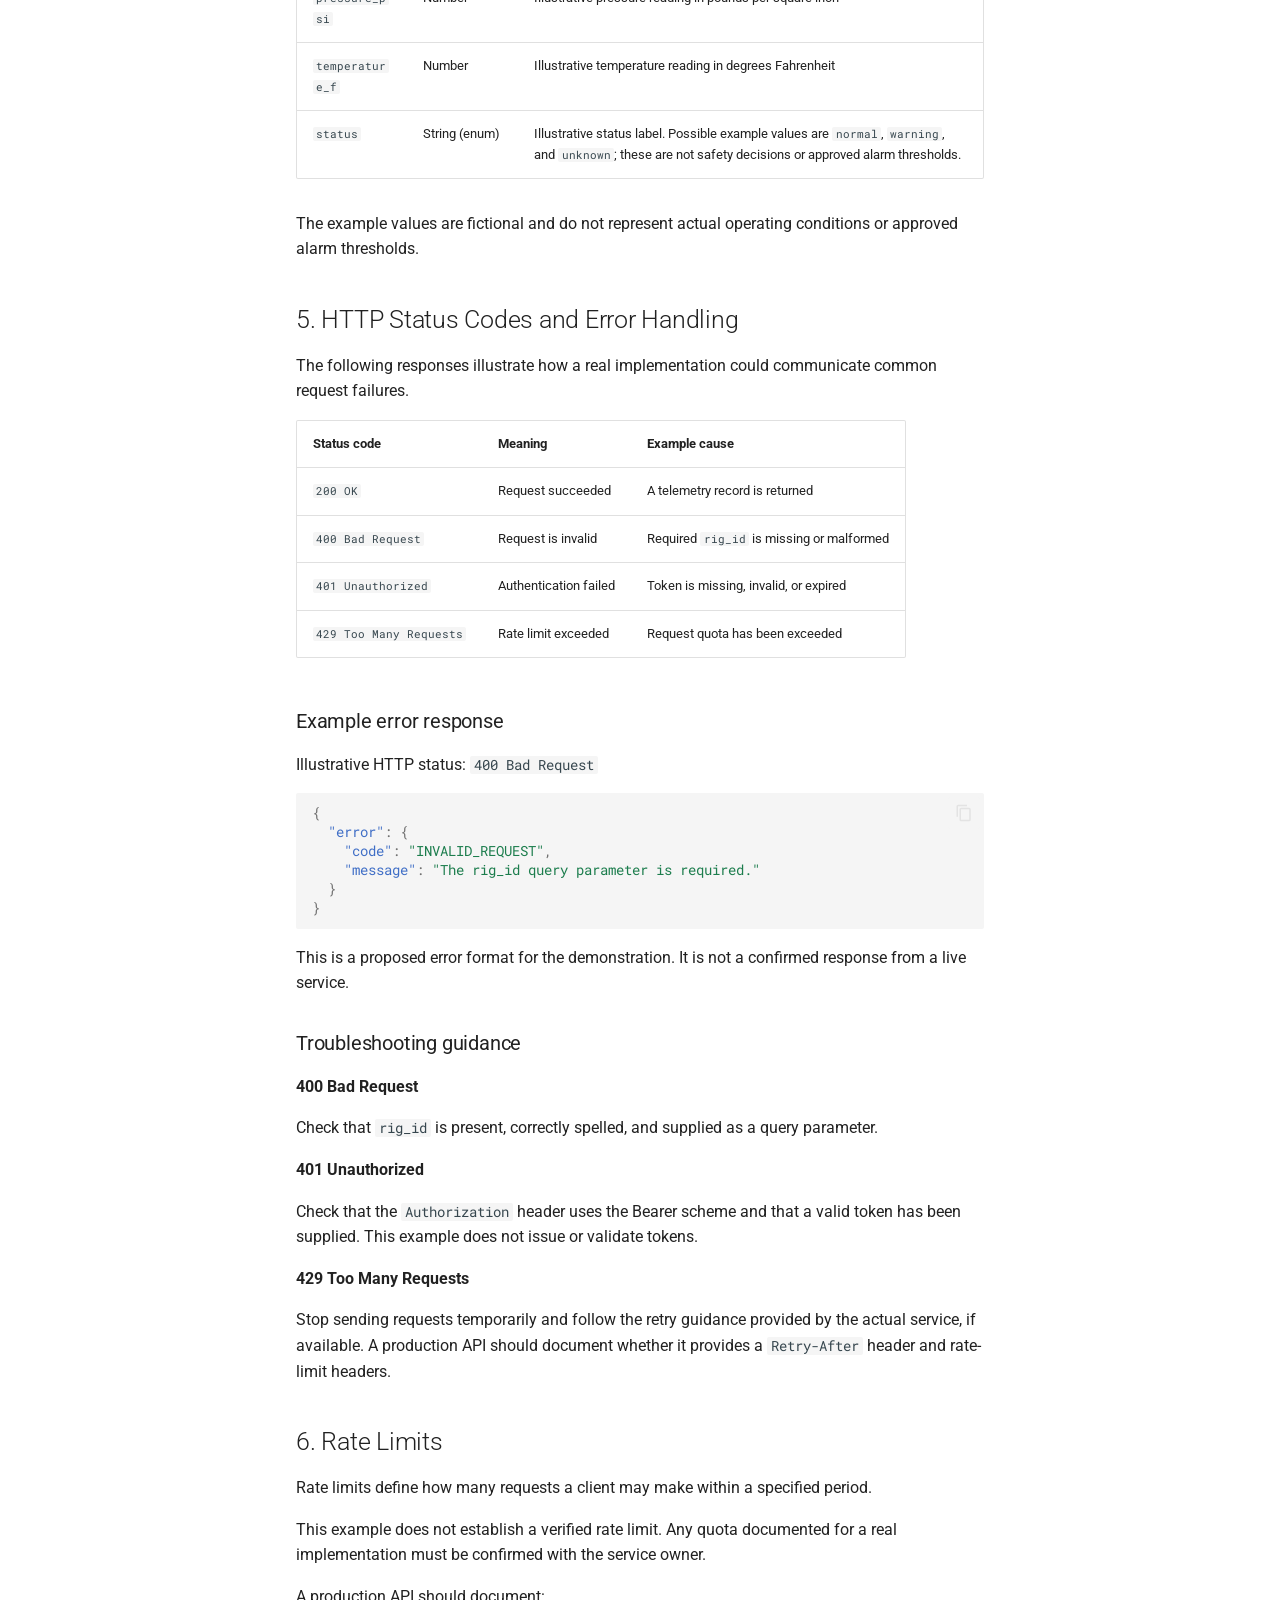
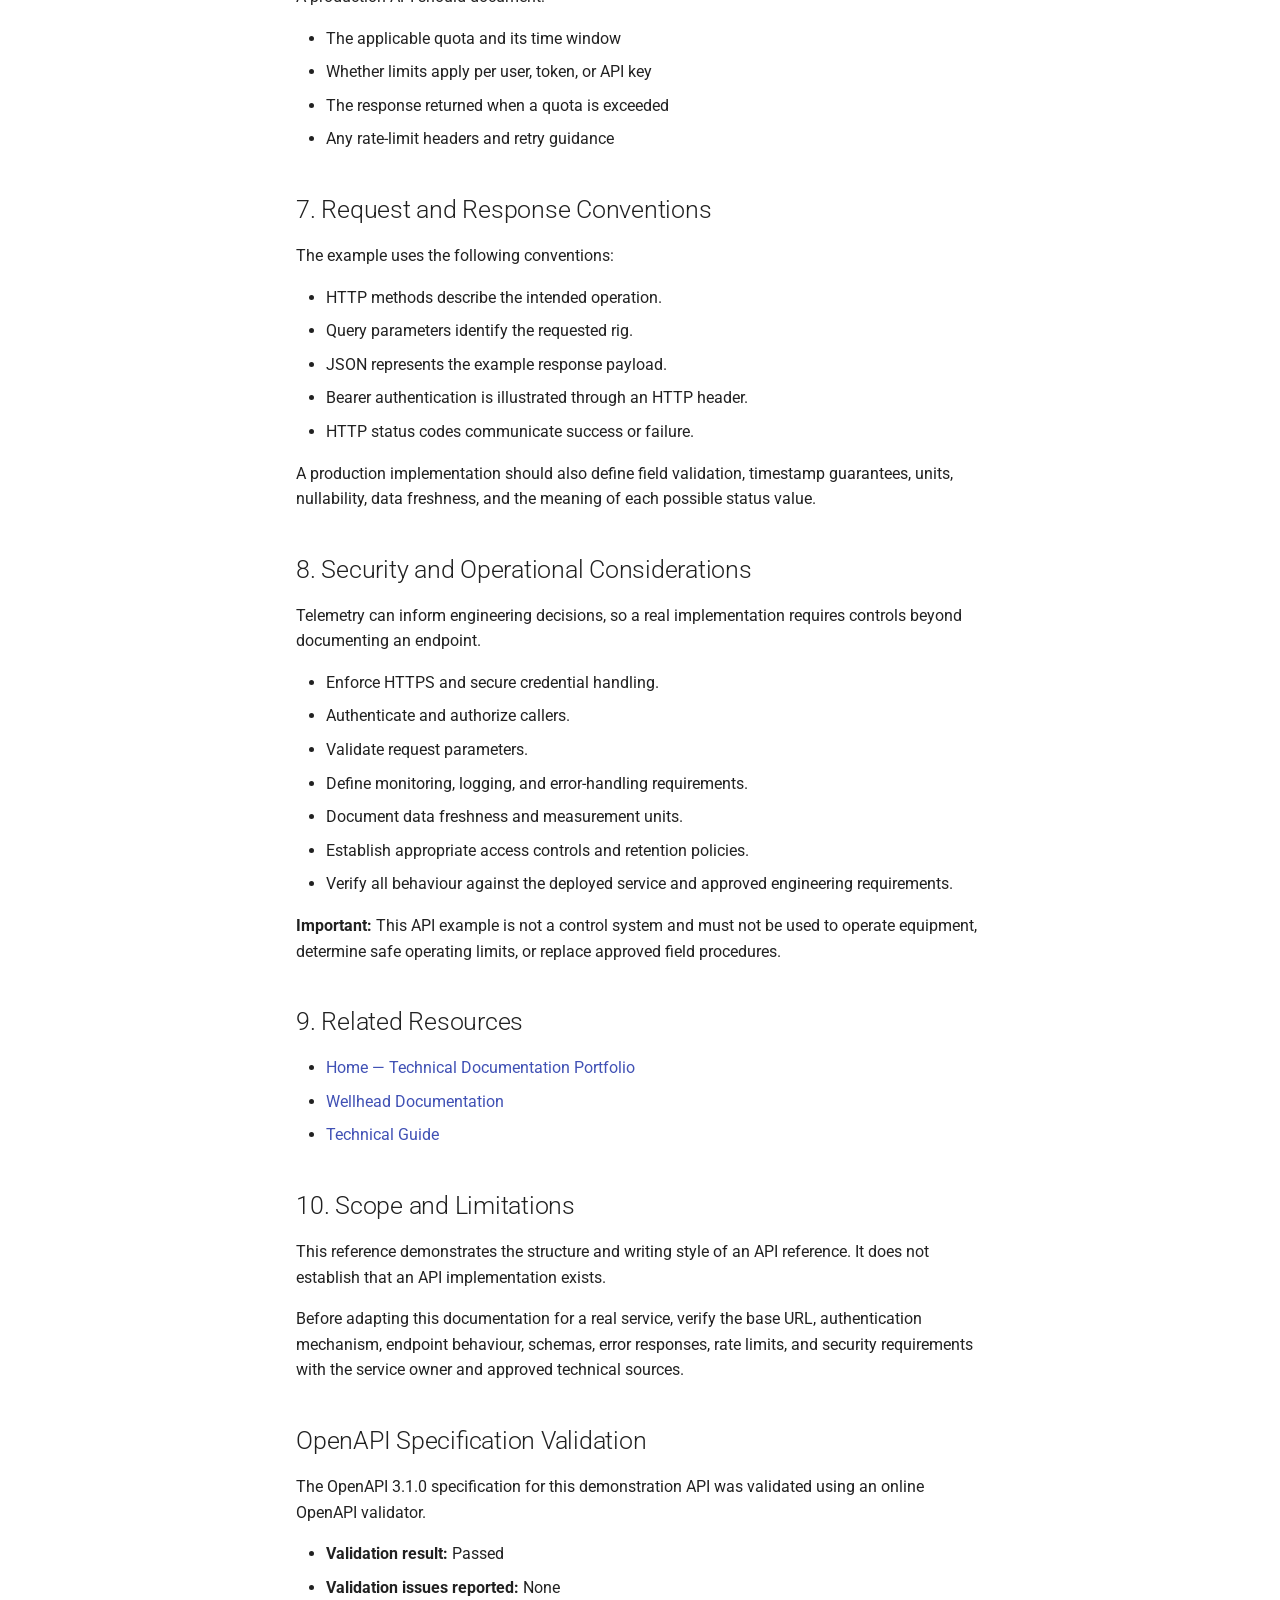
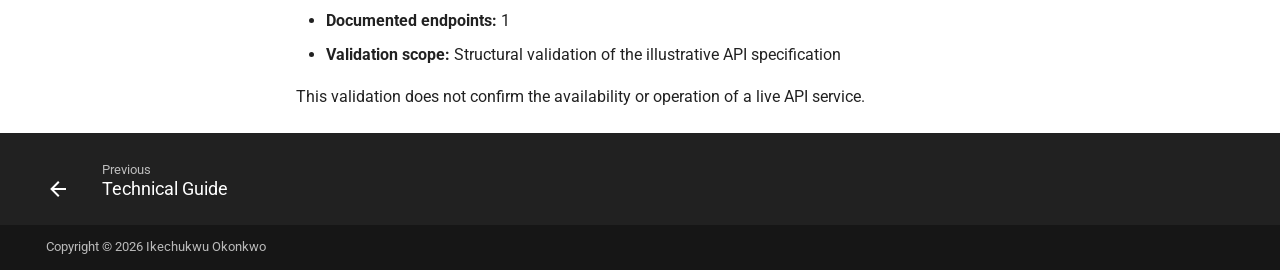
<file: api-guide/index.html>
<!doctype html>
<html lang="en" class="no-js">
  <head>
    
      <meta charset="utf-8">
      <meta name="viewport" content="width=device-width,initial-scale=1">
      
        <meta name="description" content="Technical writing portfolio featuring wellhead engineering documentation, technical guides, and API documentation.">
      
      
        <meta name="author" content="Ikechukwu Okonkwo">
      
      
        <link rel="canonical" href="https://stevike.github.io/My-docs/api-guide/">
      
      
        <link rel="prev" href="../Guide2/">
      
      
      
        
      
      
      <link rel="icon" href="../assets/images/favicon.png">
      <meta name="generator" content="mkdocs-1.6.1, mkdocs-material-9.8.0">
    
    
      
        <title>API Reference - Ikechukwu Okonkwo | Technical Documentation</title>
      
    
    
      <link rel="stylesheet" href="../assets/stylesheets/main.57a0d79d.min.css">
      
        
        <link rel="stylesheet" href="../assets/stylesheets/palette.fb2fffe2.min.css">
      
      


    
    
      
    
    
      
        
        
        <link rel="preconnect" href="https://fonts.gstatic.com" crossorigin>
        <link rel="stylesheet" href="https://fonts.googleapis.com/css?family=Roboto:300,300i,400,400i,700,700i%7CRoboto+Mono:400,400i,700,700i&display=fallback">
        <style>:root{--md-text-font:"Roboto";--md-code-font:"Roboto Mono"}</style>
      
    
    
      <link rel="stylesheet" href="../styles/extra.css">
    
    <script>__md_scope=new URL("..",location),__md_hash=e=>[...e].reduce(((e,_)=>(e<<5)-e+_.charCodeAt(0)),0),__md_get=(e,_=localStorage,t=__md_scope)=>JSON.parse(_.getItem(t.pathname+"."+e)),__md_set=(e,_,t=localStorage,a=__md_scope)=>{try{t.setItem(a.pathname+"."+e,JSON.stringify(_))}catch(e){}}</script>
    
      

    
    
  </head>
  
  
    
    
      
    
    
    
    
    <body dir="ltr" data-md-color-scheme="default" data-md-color-primary="indigo" data-md-color-accent="teal">
  
    
    <input class="md-toggle" data-md-toggle="drawer" type="checkbox" id="__drawer" autocomplete="off">
    <input class="md-toggle" data-md-toggle="search" type="checkbox" id="__search" autocomplete="off">
    <label class="md-overlay" for="__drawer"></label>
    <div data-md-component="skip">
      
        
        <a href="#wellhead-telemetry-api-reference" class="md-skip">
          Skip to content
        </a>
      
    </div>
    <div data-md-component="announce">
      
    </div>
    
    
      

  

<header class="md-header md-header--shadow" data-md-component="header">
  <nav class="md-header__inner md-grid" aria-label="Header">
    <a href=".." title="Ikechukwu Okonkwo | Technical Documentation" class="md-header__button md-logo" aria-label="Ikechukwu Okonkwo | Technical Documentation" data-md-component="logo">
      
  
  <svg xmlns="http://www.w3.org/2000/svg" viewBox="0 0 24 24"><path d="M12 8a3 3 0 0 0 3-3 3 3 0 0 0-3-3 3 3 0 0 0-3 3 3 3 0 0 0 3 3m0 3.54C9.64 9.35 6.5 8 3 8v11c3.5 0 6.64 1.35 9 3.54 2.36-2.19 5.5-3.54 9-3.54V8c-3.5 0-6.64 1.35-9 3.54"/></svg>

    </a>
    <label class="md-header__button md-icon" for="__drawer">
      
      <svg xmlns="http://www.w3.org/2000/svg" viewBox="0 0 24 24"><path d="M3 6h18v2H3zm0 5h18v2H3zm0 5h18v2H3z"/></svg>
    </label>
    <div class="md-header__title" data-md-component="header-title">
      <div class="md-header__ellipsis">
        <div class="md-header__topic">
          <span class="md-ellipsis">
            Ikechukwu Okonkwo | Technical Documentation
          </span>
        </div>
        <div class="md-header__topic" data-md-component="header-topic">
          <span class="md-ellipsis">
            
              API Reference
            
          </span>
        </div>
      </div>
    </div>
    
      
        <form class="md-header__option" data-md-component="palette">
  
    
    
    
    <input class="md-option" data-md-color-media="" data-md-color-scheme="default" data-md-color-primary="indigo" data-md-color-accent="teal"  aria-label="Switch to dark mode"  type="radio" name="__palette" id="__palette_0">
    
      <label class="md-header__button md-icon" title="Switch to dark mode" for="__palette_1" hidden>
        <svg xmlns="http://www.w3.org/2000/svg" viewBox="0 0 24 24"><path d="m17.75 4.09-2.53 1.94.91 3.06-2.63-1.81-2.63 1.81.91-3.06-2.53-1.94L12.44 4l1.06-3 1.06 3zm3.5 6.91-1.64 1.25.59 1.98-1.7-1.17-1.7 1.17.59-1.98L15.75 11l2.06-.05L18.5 9l.69 1.95zm-2.28 4.95c.83-.08 1.72 1.1 1.19 1.85-.32.45-.66.87-1.08 1.27C15.17 23 8.84 23 4.94 19.07c-3.91-3.9-3.91-10.24 0-14.14.4-.4.82-.76 1.27-1.08.75-.53 1.93.36 1.85 1.19-.27 2.86.69 5.83 2.89 8.02a9.96 9.96 0 0 0 8.02 2.89m-1.64 2.02a12.08 12.08 0 0 1-7.8-3.47c-2.17-2.19-3.33-5-3.49-7.82-2.81 3.14-2.7 7.96.31 10.98 3.02 3.01 7.84 3.12 10.98.31"/></svg>
      </label>
    
  
    
    
    
    <input class="md-option" data-md-color-media="" data-md-color-scheme="slate" data-md-color-primary="indigo" data-md-color-accent="teal"  aria-label="Switch to light mode"  type="radio" name="__palette" id="__palette_1">
    
      <label class="md-header__button md-icon" title="Switch to light mode" for="__palette_0" hidden>
        <svg xmlns="http://www.w3.org/2000/svg" viewBox="0 0 24 24"><path d="M12 7a5 5 0 0 1 5 5 5 5 0 0 1-5 5 5 5 0 0 1-5-5 5 5 0 0 1 5-5m0 2a3 3 0 0 0-3 3 3 3 0 0 0 3 3 3 3 0 0 0 3-3 3 3 0 0 0-3-3m0-7 2.39 3.42C13.65 5.15 12.84 5 12 5s-1.65.15-2.39.42zM3.34 7l4.16-.35A7.2 7.2 0 0 0 5.94 8.5c-.44.74-.69 1.5-.83 2.29zm.02 10 1.76-3.77a7.131 7.131 0 0 0 2.38 4.14zM20.65 7l-1.77 3.79a7.02 7.02 0 0 0-2.38-4.15zm-.01 10-4.14.36c.59-.51 1.12-1.14 1.54-1.86.42-.73.69-1.5.83-2.29zM12 22l-2.41-3.44c.74.27 1.55.44 2.41.44.82 0 1.63-.17 2.37-.44z"/></svg>
      </label>
    
  
</form>
      
    
    
      <script>var palette=__md_get("__palette");if(palette&&palette.color){if("(prefers-color-scheme)"===palette.color.media){var media=matchMedia("(prefers-color-scheme: light)"),input=document.querySelector(media.matches?"[data-md-color-media='(prefers-color-scheme: light)']":"[data-md-color-media='(prefers-color-scheme: dark)']");palette.color.media=input.getAttribute("data-md-color-media"),palette.color.scheme=input.getAttribute("data-md-color-scheme"),palette.color.primary=input.getAttribute("data-md-color-primary"),palette.color.accent=input.getAttribute("data-md-color-accent")}for(var[key,value]of Object.entries(palette.color))document.body.setAttribute("data-md-color-"+key,value)}</script>
    
    
    
      
      
        <label class="md-header__button md-icon" for="__search">
          
          <svg xmlns="http://www.w3.org/2000/svg" viewBox="0 0 24 24"><path d="M9.5 3A6.5 6.5 0 0 1 16 9.5c0 1.61-.59 3.09-1.56 4.23l.27.27h.79l5 5-1.5 1.5-5-5v-.79l-.27-.27A6.52 6.52 0 0 1 9.5 16 6.5 6.5 0 0 1 3 9.5 6.5 6.5 0 0 1 9.5 3m0 2C7 5 5 7 5 9.5S7 14 9.5 14 14 12 14 9.5 12 5 9.5 5"/></svg>
        </label>
        <div class="md-search" data-md-component="search" role="dialog">
  <label class="md-search__overlay" for="__search"></label>
  <div class="md-search__inner" role="search">
    <form class="md-search__form" name="search">
      <input type="text" class="md-search__input" name="query" aria-label="Search" placeholder="Search" autocapitalize="off" autocorrect="off" autocomplete="off" spellcheck="false" data-md-component="search-query" required>
      <label class="md-search__icon md-icon" for="__search">
        
        <svg xmlns="http://www.w3.org/2000/svg" viewBox="0 0 24 24"><path d="M9.5 3A6.5 6.5 0 0 1 16 9.5c0 1.61-.59 3.09-1.56 4.23l.27.27h.79l5 5-1.5 1.5-5-5v-.79l-.27-.27A6.52 6.52 0 0 1 9.5 16 6.5 6.5 0 0 1 3 9.5 6.5 6.5 0 0 1 9.5 3m0 2C7 5 5 7 5 9.5S7 14 9.5 14 14 12 14 9.5 12 5 9.5 5"/></svg>
        
        <svg xmlns="http://www.w3.org/2000/svg" viewBox="0 0 24 24"><path d="M20 11v2H8l5.5 5.5-1.42 1.42L4.16 12l7.92-7.92L13.5 5.5 8 11z"/></svg>
      </label>
      <nav class="md-search__options" aria-label="Search">
        
        <button type="reset" class="md-search__icon md-icon" title="Clear" aria-label="Clear" tabindex="-1">
          
          <svg xmlns="http://www.w3.org/2000/svg" viewBox="0 0 24 24"><path d="M19 6.41 17.59 5 12 10.59 6.41 5 5 6.41 10.59 12 5 17.59 6.41 19 12 13.41 17.59 19 19 17.59 13.41 12z"/></svg>
        </button>
      </nav>
      
        <div class="md-search__suggest" data-md-component="search-suggest"></div>
      
    </form>
    <div class="md-search__output">
      <div class="md-search__scrollwrap" tabindex="0" data-md-scrollfix>
        <div class="md-search-result" data-md-component="search-result">
          <div class="md-search-result__meta">
            Initializing search
          </div>
          <ol class="md-search-result__list" role="presentation"></ol>
        </div>
      </div>
    </div>
  </div>
</div>
      
    
    
      <div class="md-header__source">
        <a href="https://github.com/Stevike/My-docs" title="Go to repository" class="md-source" data-md-component="source">
  <div class="md-source__icon md-icon">
    
    <svg xmlns="http://www.w3.org/2000/svg" viewBox="0 0 448 512"><!--! Font Awesome Free 7.1.0 by @fontawesome - https://fontawesome.com License - https://fontawesome.com/license/free (Icons: CC BY 4.0, Fonts: SIL OFL 1.1, Code: MIT License) Copyright 2025 Fonticons, Inc.--><path d="M439.6 236.1 244 40.5c-5.4-5.5-12.8-8.5-20.4-8.5s-15 3-20.4 8.4L162.5 81l51.5 51.5c27.1-9.1 52.7 16.8 43.4 43.7l49.7 49.7c34.2-11.8 61.2 31 35.5 56.7-26.5 26.5-70.2-2.9-56-37.3L240.3 199v121.9c25.3 12.5 22.3 41.8 9.1 55-6.4 6.4-15.2 10.1-24.3 10.1s-17.8-3.6-24.3-10.1c-17.6-17.6-11.1-46.9 11.2-56v-123c-20.8-8.5-24.6-30.7-18.6-45L142.6 101 8.5 235.1C3 240.6 0 247.9 0 255.5s3 15 8.5 20.4l195.6 195.7c5.4 5.4 12.7 8.4 20.4 8.4s15-3 20.4-8.4l194.7-194.7c5.4-5.4 8.4-12.8 8.4-20.4s-3-15-8.4-20.4"/></svg>
  </div>
  <div class="md-source__repository">
    GitHub
  </div>
</a>
      </div>
    
  </nav>
  
</header>
    
    <div class="md-container" data-md-component="container">
      
      
        
          
        
      
      <main class="md-main" data-md-component="main">
        <div class="md-main__inner md-grid">
          
            
              
              <div class="md-sidebar md-sidebar--primary" data-md-component="sidebar" data-md-type="navigation" >
                <div class="md-sidebar__scrollwrap">
                  <div class="md-sidebar__inner">
                    



<nav class="md-nav md-nav--primary" aria-label="Navigation" data-md-level="0">
  <label class="md-nav__title" for="__drawer">
    <a href=".." title="Ikechukwu Okonkwo | Technical Documentation" class="md-nav__button md-logo" aria-label="Ikechukwu Okonkwo | Technical Documentation" data-md-component="logo">
      
  
  <svg xmlns="http://www.w3.org/2000/svg" viewBox="0 0 24 24"><path d="M12 8a3 3 0 0 0 3-3 3 3 0 0 0-3-3 3 3 0 0 0-3 3 3 3 0 0 0 3 3m0 3.54C9.64 9.35 6.5 8 3 8v11c3.5 0 6.64 1.35 9 3.54 2.36-2.19 5.5-3.54 9-3.54V8c-3.5 0-6.64 1.35-9 3.54"/></svg>

    </a>
    Ikechukwu Okonkwo | Technical Documentation
  </label>
  
    <div class="md-nav__source">
      <a href="https://github.com/Stevike/My-docs" title="Go to repository" class="md-source" data-md-component="source">
  <div class="md-source__icon md-icon">
    
    <svg xmlns="http://www.w3.org/2000/svg" viewBox="0 0 448 512"><!--! Font Awesome Free 7.1.0 by @fontawesome - https://fontawesome.com License - https://fontawesome.com/license/free (Icons: CC BY 4.0, Fonts: SIL OFL 1.1, Code: MIT License) Copyright 2025 Fonticons, Inc.--><path d="M439.6 236.1 244 40.5c-5.4-5.5-12.8-8.5-20.4-8.5s-15 3-20.4 8.4L162.5 81l51.5 51.5c27.1-9.1 52.7 16.8 43.4 43.7l49.7 49.7c34.2-11.8 61.2 31 35.5 56.7-26.5 26.5-70.2-2.9-56-37.3L240.3 199v121.9c25.3 12.5 22.3 41.8 9.1 55-6.4 6.4-15.2 10.1-24.3 10.1s-17.8-3.6-24.3-10.1c-17.6-17.6-11.1-46.9 11.2-56v-123c-20.8-8.5-24.6-30.7-18.6-45L142.6 101 8.5 235.1C3 240.6 0 247.9 0 255.5s3 15 8.5 20.4l195.6 195.7c5.4 5.4 12.7 8.4 20.4 8.4s15-3 20.4-8.4l194.7-194.7c5.4-5.4 8.4-12.8 8.4-20.4s-3-15-8.4-20.4"/></svg>
  </div>
  <div class="md-source__repository">
    GitHub
  </div>
</a>
    </div>
  
  <ul class="md-nav__list" data-md-scrollfix>
    
      
      
  
  
  
  
    <li class="md-nav__item">
      <a href=".." class="md-nav__link">
        
  
  
  <span class="md-ellipsis">
    
  
    Home
  

    
  </span>
  
  

      </a>
    </li>
  

    
      
      
  
  
  
  
    <li class="md-nav__item">
      <a href="../Guide/" class="md-nav__link">
        
  
  
  <span class="md-ellipsis">
    
  
    Wellhead Documentation
  

    
  </span>
  
  

      </a>
    </li>
  

    
      
      
  
  
  
  
    <li class="md-nav__item">
      <a href="../Guide2/" class="md-nav__link">
        
  
  
  <span class="md-ellipsis">
    
  
    Technical Guide
  

    
  </span>
  
  

      </a>
    </li>
  

    
      
      
  
  
    
  
  
  
    <li class="md-nav__item md-nav__item--active">
      
      <input class="md-nav__toggle md-toggle" type="checkbox" id="__toc">
      
      
        
      
      
        <label class="md-nav__link md-nav__link--active" for="__toc">
          
  
  
  <span class="md-ellipsis">
    
  
    API Reference
  

    
  </span>
  
  

          <span class="md-nav__icon md-icon"></span>
        </label>
      
      <a href="./" class="md-nav__link md-nav__link--active">
        
  
  
  <span class="md-ellipsis">
    
  
    API Reference
  

    
  </span>
  
  

      </a>
      
        

<nav class="md-nav md-nav--secondary" aria-label="Table of contents">
  
  
  
    
  
  
    <label class="md-nav__title" for="__toc">
      <span class="md-nav__icon md-icon"></span>
      Table of contents
    </label>
    <ul class="md-nav__list" data-md-component="toc" data-md-scrollfix>
      
        <li class="md-nav__item">
  <a href="#1-overview" class="md-nav__link">
    <span class="md-ellipsis">
      
        1. Overview
      
    </span>
  </a>
  
    <nav class="md-nav" aria-label="1. Overview">
      <ul class="md-nav__list">
        
          <li class="md-nav__item">
  <a href="#intended-audience" class="md-nav__link">
    <span class="md-ellipsis">
      
        Intended audience
      
    </span>
  </a>
  
</li>
        
          <li class="md-nav__item">
  <a href="#example-capabilities" class="md-nav__link">
    <span class="md-ellipsis">
      
        Example capabilities
      
    </span>
  </a>
  
</li>
        
      </ul>
    </nav>
  
</li>
      
        <li class="md-nav__item">
  <a href="#2-base-url" class="md-nav__link">
    <span class="md-ellipsis">
      
        2. Base URL
      
    </span>
  </a>
  
</li>
      
        <li class="md-nav__item">
  <a href="#3-authentication" class="md-nav__link">
    <span class="md-ellipsis">
      
        3. Authentication
      
    </span>
  </a>
  
    <nav class="md-nav" aria-label="3. Authentication">
      <ul class="md-nav__list">
        
          <li class="md-nav__item">
  <a href="#authentication-requirements" class="md-nav__link">
    <span class="md-ellipsis">
      
        Authentication requirements
      
    </span>
  </a>
  
</li>
        
      </ul>
    </nav>
  
</li>
      
        <li class="md-nav__item">
  <a href="#4-retrieve-telemetry" class="md-nav__link">
    <span class="md-ellipsis">
      
        4. Retrieve Telemetry
      
    </span>
  </a>
  
    <nav class="md-nav" aria-label="4. Retrieve Telemetry">
      <ul class="md-nav__list">
        
          <li class="md-nav__item">
  <a href="#get-v1sensorstelemetry" class="md-nav__link">
    <span class="md-ellipsis">
      
        GET /v1/sensors/telemetry
      
    </span>
  </a>
  
</li>
        
          <li class="md-nav__item">
  <a href="#request-parameters" class="md-nav__link">
    <span class="md-ellipsis">
      
        Request parameters
      
    </span>
  </a>
  
</li>
        
          <li class="md-nav__item">
  <a href="#example-request" class="md-nav__link">
    <span class="md-ellipsis">
      
        Example request
      
    </span>
  </a>
  
</li>
        
          <li class="md-nav__item">
  <a href="#example-successful-response" class="md-nav__link">
    <span class="md-ellipsis">
      
        Example successful response
      
    </span>
  </a>
  
</li>
        
          <li class="md-nav__item">
  <a href="#response-fields" class="md-nav__link">
    <span class="md-ellipsis">
      
        Response fields
      
    </span>
  </a>
  
</li>
        
      </ul>
    </nav>
  
</li>
      
        <li class="md-nav__item">
  <a href="#5-http-status-codes-and-error-handling" class="md-nav__link">
    <span class="md-ellipsis">
      
        5. HTTP Status Codes and Error Handling
      
    </span>
  </a>
  
    <nav class="md-nav" aria-label="5. HTTP Status Codes and Error Handling">
      <ul class="md-nav__list">
        
          <li class="md-nav__item">
  <a href="#example-error-response" class="md-nav__link">
    <span class="md-ellipsis">
      
        Example error response
      
    </span>
  </a>
  
</li>
        
          <li class="md-nav__item">
  <a href="#troubleshooting-guidance" class="md-nav__link">
    <span class="md-ellipsis">
      
        Troubleshooting guidance
      
    </span>
  </a>
  
</li>
        
      </ul>
    </nav>
  
</li>
      
        <li class="md-nav__item">
  <a href="#6-rate-limits" class="md-nav__link">
    <span class="md-ellipsis">
      
        6. Rate Limits
      
    </span>
  </a>
  
</li>
      
        <li class="md-nav__item">
  <a href="#7-request-and-response-conventions" class="md-nav__link">
    <span class="md-ellipsis">
      
        7. Request and Response Conventions
      
    </span>
  </a>
  
</li>
      
        <li class="md-nav__item">
  <a href="#8-security-and-operational-considerations" class="md-nav__link">
    <span class="md-ellipsis">
      
        8. Security and Operational Considerations
      
    </span>
  </a>
  
</li>
      
        <li class="md-nav__item">
  <a href="#9-related-resources" class="md-nav__link">
    <span class="md-ellipsis">
      
        9. Related Resources
      
    </span>
  </a>
  
</li>
      
        <li class="md-nav__item">
  <a href="#10-scope-and-limitations" class="md-nav__link">
    <span class="md-ellipsis">
      
        10. Scope and Limitations
      
    </span>
  </a>
  
</li>
      
        <li class="md-nav__item">
  <a href="#openapi-specification-validation" class="md-nav__link">
    <span class="md-ellipsis">
      
        OpenAPI Specification Validation
      
    </span>
  </a>
  
</li>
      
    </ul>
  
</nav>
      
    </li>
  

    
  </ul>
</nav>
                  </div>
                </div>
              </div>
            
            
              
              <div class="md-sidebar md-sidebar--secondary" data-md-component="sidebar" data-md-type="toc" >
                <div class="md-sidebar__scrollwrap">
                  <div class="md-sidebar__inner">
                    

<nav class="md-nav md-nav--secondary" aria-label="Table of contents">
  
  
  
    
  
  
    <label class="md-nav__title" for="__toc">
      <span class="md-nav__icon md-icon"></span>
      Table of contents
    </label>
    <ul class="md-nav__list" data-md-component="toc" data-md-scrollfix>
      
        <li class="md-nav__item">
  <a href="#1-overview" class="md-nav__link">
    <span class="md-ellipsis">
      
        1. Overview
      
    </span>
  </a>
  
    <nav class="md-nav" aria-label="1. Overview">
      <ul class="md-nav__list">
        
          <li class="md-nav__item">
  <a href="#intended-audience" class="md-nav__link">
    <span class="md-ellipsis">
      
        Intended audience
      
    </span>
  </a>
  
</li>
        
          <li class="md-nav__item">
  <a href="#example-capabilities" class="md-nav__link">
    <span class="md-ellipsis">
      
        Example capabilities
      
    </span>
  </a>
  
</li>
        
      </ul>
    </nav>
  
</li>
      
        <li class="md-nav__item">
  <a href="#2-base-url" class="md-nav__link">
    <span class="md-ellipsis">
      
        2. Base URL
      
    </span>
  </a>
  
</li>
      
        <li class="md-nav__item">
  <a href="#3-authentication" class="md-nav__link">
    <span class="md-ellipsis">
      
        3. Authentication
      
    </span>
  </a>
  
    <nav class="md-nav" aria-label="3. Authentication">
      <ul class="md-nav__list">
        
          <li class="md-nav__item">
  <a href="#authentication-requirements" class="md-nav__link">
    <span class="md-ellipsis">
      
        Authentication requirements
      
    </span>
  </a>
  
</li>
        
      </ul>
    </nav>
  
</li>
      
        <li class="md-nav__item">
  <a href="#4-retrieve-telemetry" class="md-nav__link">
    <span class="md-ellipsis">
      
        4. Retrieve Telemetry
      
    </span>
  </a>
  
    <nav class="md-nav" aria-label="4. Retrieve Telemetry">
      <ul class="md-nav__list">
        
          <li class="md-nav__item">
  <a href="#get-v1sensorstelemetry" class="md-nav__link">
    <span class="md-ellipsis">
      
        GET /v1/sensors/telemetry
      
    </span>
  </a>
  
</li>
        
          <li class="md-nav__item">
  <a href="#request-parameters" class="md-nav__link">
    <span class="md-ellipsis">
      
        Request parameters
      
    </span>
  </a>
  
</li>
        
          <li class="md-nav__item">
  <a href="#example-request" class="md-nav__link">
    <span class="md-ellipsis">
      
        Example request
      
    </span>
  </a>
  
</li>
        
          <li class="md-nav__item">
  <a href="#example-successful-response" class="md-nav__link">
    <span class="md-ellipsis">
      
        Example successful response
      
    </span>
  </a>
  
</li>
        
          <li class="md-nav__item">
  <a href="#response-fields" class="md-nav__link">
    <span class="md-ellipsis">
      
        Response fields
      
    </span>
  </a>
  
</li>
        
      </ul>
    </nav>
  
</li>
      
        <li class="md-nav__item">
  <a href="#5-http-status-codes-and-error-handling" class="md-nav__link">
    <span class="md-ellipsis">
      
        5. HTTP Status Codes and Error Handling
      
    </span>
  </a>
  
    <nav class="md-nav" aria-label="5. HTTP Status Codes and Error Handling">
      <ul class="md-nav__list">
        
          <li class="md-nav__item">
  <a href="#example-error-response" class="md-nav__link">
    <span class="md-ellipsis">
      
        Example error response
      
    </span>
  </a>
  
</li>
        
          <li class="md-nav__item">
  <a href="#troubleshooting-guidance" class="md-nav__link">
    <span class="md-ellipsis">
      
        Troubleshooting guidance
      
    </span>
  </a>
  
</li>
        
      </ul>
    </nav>
  
</li>
      
        <li class="md-nav__item">
  <a href="#6-rate-limits" class="md-nav__link">
    <span class="md-ellipsis">
      
        6. Rate Limits
      
    </span>
  </a>
  
</li>
      
        <li class="md-nav__item">
  <a href="#7-request-and-response-conventions" class="md-nav__link">
    <span class="md-ellipsis">
      
        7. Request and Response Conventions
      
    </span>
  </a>
  
</li>
      
        <li class="md-nav__item">
  <a href="#8-security-and-operational-considerations" class="md-nav__link">
    <span class="md-ellipsis">
      
        8. Security and Operational Considerations
      
    </span>
  </a>
  
</li>
      
        <li class="md-nav__item">
  <a href="#9-related-resources" class="md-nav__link">
    <span class="md-ellipsis">
      
        9. Related Resources
      
    </span>
  </a>
  
</li>
      
        <li class="md-nav__item">
  <a href="#10-scope-and-limitations" class="md-nav__link">
    <span class="md-ellipsis">
      
        10. Scope and Limitations
      
    </span>
  </a>
  
</li>
      
        <li class="md-nav__item">
  <a href="#openapi-specification-validation" class="md-nav__link">
    <span class="md-ellipsis">
      
        OpenAPI Specification Validation
      
    </span>
  </a>
  
</li>
      
    </ul>
  
</nav>
                  </div>
                </div>
              </div>
            
          
          
            <div class="md-content" data-md-component="content">
              
              <article class="md-content__inner md-typeset">
                
                  


  
  


<h1 id="wellhead-telemetry-api-reference">Wellhead Telemetry API Reference</h1>
<p>This reference documents an illustrative REST API for retrieving wellhead telemetry data. It demonstrates API documentation practices for endpoint definitions, authentication, request parameters, JSON responses, error handling, and rate limits.</p>
<div class="admonition warning">
<p class="admonition-title">Demonstration API</p>
<p>This is a portfolio example, not a verified or deployed API. The base URL, credentials, responses, rate limits, and endpoint behaviour are illustrative. Requests will not retrieve live well data. Do not use these examples for operational or safety-critical decisions.</p>
</div>
<h2 id="1-overview">1. Overview</h2>
<p>The example API represents a service that provides telemetry readings associated with a wellhead monitoring system.</p>
<h3 id="intended-audience">Intended audience</h3>
<ul>
<li>Software developers integrating telemetry data into an application</li>
<li>Technical teams reviewing a monitoring API</li>
<li>Engineers and documentation specialists evaluating the example interface</li>
</ul>
<h3 id="example-capabilities">Example capabilities</h3>
<ul>
<li>Request telemetry for a specified rig</li>
<li>Review pressure and temperature readings</li>
<li>Inspect the reported telemetry status</li>
<li>Handle invalid requests and authentication errors</li>
</ul>
<h2 id="2-base-url">2. Base URL</h2>
<p>The reserved <code>.invalid</code> domain is used to prevent the example from being mistaken for a live service.</p>
<div class="highlight"><pre><span></span><code><a id="__codelineno-0-1" name="__codelineno-0-1" href="#__codelineno-0-1"></a>https://api.example.invalid
</code></pre></div>
<table>
<thead>
<tr>
<th>Property</th>
<th>Description</th>
</tr>
</thead>
<tbody>
<tr>
<td>API style</td>
<td>REST</td>
</tr>
<tr>
<td>Data format</td>
<td>JSON</td>
</tr>
<tr>
<td>Example API version</td>
<td>v1</td>
</tr>
<tr>
<td>Authentication model</td>
<td>Bearer token</td>
</tr>
<tr>
<td>Transport</td>
<td>HTTPS in the illustrative design</td>
</tr>
</tbody>
</table>
<h2 id="3-authentication">3. Authentication</h2>
<p>The example uses a Bearer token in the HTTP <code>Authorization</code> header.</p>
<div class="highlight"><pre><span></span><code><a id="__codelineno-1-1" name="__codelineno-1-1" href="#__codelineno-1-1"></a><span class="err">Authorization: Bearer YOUR_EXAMPLE_TOKEN</span>
</code></pre></div>
<p><code>YOUR_EXAMPLE_TOKEN</code> is a placeholder, not a working credential. This portfolio example does not provide a token issuance or validation service.</p>
<h3 id="authentication-requirements">Authentication requirements</h3>
<ul>
<li>Include the token in the <code>Authorization</code> header.</li>
<li>Do not place credentials in query parameters.</li>
<li>Avoid committing real credentials to source control.</li>
<li>A real implementation should use an approved token provisioning and rotation process.</li>
</ul>
<p>An unauthenticated or invalidly authenticated request is illustrated as returning <code>401 Unauthorized</code>.</p>
<h2 id="4-retrieve-telemetry">4. Retrieve Telemetry</h2>
<p>Returns an illustrative telemetry record for the requested rig.</p>
<h3 id="get-v1sensorstelemetry"><code>GET /v1/sensors/telemetry</code></h3>
<p><strong>Purpose:</strong> Retrieve an example telemetry record associated with a specified rig.</p>
<p><strong>Authentication:</strong> Bearer token, as described in Section 3.</p>
<h3 id="request-parameters">Request parameters</h3>
<table>
<thead>
<tr>
<th>Parameter</th>
<th>Location</th>
<th>Type</th>
<th>Required</th>
<th>Description</th>
</tr>
</thead>
<tbody>
<tr>
<td><code>rig_id</code></td>
<td>Query</td>
<td>String</td>
<td>Yes</td>
<td>Identifier of the rig whose telemetry is requested</td>
</tr>
</tbody>
</table>
<h3 id="example-request">Example request</h3>
<div class="highlight"><pre><span></span><code><a id="__codelineno-2-1" name="__codelineno-2-1" href="#__codelineno-2-1"></a>curl<span class="w"> </span>--get<span class="w"> </span><span class="s2">"https://api.example.invalid/v1/sensors/telemetry"</span><span class="w"> </span><span class="se">\</span>
<a id="__codelineno-2-2" name="__codelineno-2-2" href="#__codelineno-2-2"></a><span class="w">  </span>--header<span class="w"> </span><span class="s2">"Authorization: Bearer YOUR_EXAMPLE_TOKEN"</span><span class="w"> </span><span class="se">\</span>
<a id="__codelineno-2-3" name="__codelineno-2-3" href="#__codelineno-2-3"></a><span class="w">  </span>--header<span class="w"> </span><span class="s2">"Accept: application/json"</span><span class="w"> </span><span class="se">\</span>
<a id="__codelineno-2-4" name="__codelineno-2-4" href="#__codelineno-2-4"></a><span class="w">  </span>--data-urlencode<span class="w"> </span><span class="s2">"rig_id=RIG-001"</span>
</code></pre></div>
<p>This command illustrates the request format only. The reserved host does not provide a live API service.</p>
<h3 id="example-successful-response">Example successful response</h3>
<p>Illustrative HTTP status: <code>200 OK</code></p>
<div class="highlight"><pre><span></span><code><a id="__codelineno-3-1" name="__codelineno-3-1" href="#__codelineno-3-1"></a><span class="p">{</span>
<a id="__codelineno-3-2" name="__codelineno-3-2" href="#__codelineno-3-2"></a><span class="w">  </span><span class="nt">"timestamp"</span><span class="p">:</span><span class="w"> </span><span class="s2">"2026-10-20T10:30:00Z"</span><span class="p">,</span>
<a id="__codelineno-3-3" name="__codelineno-3-3" href="#__codelineno-3-3"></a><span class="w">  </span><span class="nt">"rig_id"</span><span class="p">:</span><span class="w"> </span><span class="s2">"RIG-001"</span><span class="p">,</span>
<a id="__codelineno-3-4" name="__codelineno-3-4" href="#__codelineno-3-4"></a><span class="w">  </span><span class="nt">"pressure_psi"</span><span class="p">:</span><span class="w"> </span><span class="mf">1250.5</span><span class="p">,</span>
<a id="__codelineno-3-5" name="__codelineno-3-5" href="#__codelineno-3-5"></a><span class="w">  </span><span class="nt">"temperature_f"</span><span class="p">:</span><span class="w"> </span><span class="mf">178.4</span><span class="p">,</span>
<a id="__codelineno-3-6" name="__codelineno-3-6" href="#__codelineno-3-6"></a><span class="w">  </span><span class="nt">"status"</span><span class="p">:</span><span class="w"> </span><span class="s2">"normal"</span>
<a id="__codelineno-3-7" name="__codelineno-3-7" href="#__codelineno-3-7"></a><span class="p">}</span>
</code></pre></div>
<h3 id="response-fields">Response fields</h3>
<table>
<thead>
<tr>
<th>Field</th>
<th>Type</th>
<th>Description</th>
</tr>
</thead>
<tbody>
<tr>
<td><code>timestamp</code></td>
<td>String (date-time)</td>
<td>Example timestamp for the reading, represented in UTC</td>
</tr>
<tr>
<td><code>rig_id</code></td>
<td>String</td>
<td>Identifier associated with the requested rig</td>
</tr>
<tr>
<td><code>pressure_psi</code></td>
<td>Number</td>
<td>Illustrative pressure reading in pounds per square inch</td>
</tr>
<tr>
<td><code>temperature_f</code></td>
<td>Number</td>
<td>Illustrative temperature reading in degrees Fahrenheit</td>
</tr>
<tr>
<td><code>status</code></td>
<td>String (enum)</td>
<td>Illustrative status label. Possible example values are <code>normal</code>, <code>warning</code>, and <code>unknown</code>; these are not safety decisions or approved alarm thresholds.</td>
</tr>
</tbody>
</table>
<p>The example values are fictional and do not represent actual operating conditions or approved alarm thresholds.</p>
<h2 id="5-http-status-codes-and-error-handling">5. HTTP Status Codes and Error Handling</h2>
<p>The following responses illustrate how a real implementation could communicate common request failures.</p>
<table>
<thead>
<tr>
<th>Status code</th>
<th>Meaning</th>
<th>Example cause</th>
</tr>
</thead>
<tbody>
<tr>
<td><code>200 OK</code></td>
<td>Request succeeded</td>
<td>A telemetry record is returned</td>
</tr>
<tr>
<td><code>400 Bad Request</code></td>
<td>Request is invalid</td>
<td>Required <code>rig_id</code> is missing or malformed</td>
</tr>
<tr>
<td><code>401 Unauthorized</code></td>
<td>Authentication failed</td>
<td>Token is missing, invalid, or expired</td>
</tr>
<tr>
<td><code>429 Too Many Requests</code></td>
<td>Rate limit exceeded</td>
<td>Request quota has been exceeded</td>
</tr>
</tbody>
</table>
<h3 id="example-error-response">Example error response</h3>
<p>Illustrative HTTP status: <code>400 Bad Request</code></p>
<div class="highlight"><pre><span></span><code><a id="__codelineno-4-1" name="__codelineno-4-1" href="#__codelineno-4-1"></a><span class="p">{</span>
<a id="__codelineno-4-2" name="__codelineno-4-2" href="#__codelineno-4-2"></a><span class="w">  </span><span class="nt">"error"</span><span class="p">:</span><span class="w"> </span><span class="p">{</span>
<a id="__codelineno-4-3" name="__codelineno-4-3" href="#__codelineno-4-3"></a><span class="w">    </span><span class="nt">"code"</span><span class="p">:</span><span class="w"> </span><span class="s2">"INVALID_REQUEST"</span><span class="p">,</span>
<a id="__codelineno-4-4" name="__codelineno-4-4" href="#__codelineno-4-4"></a><span class="w">    </span><span class="nt">"message"</span><span class="p">:</span><span class="w"> </span><span class="s2">"The rig_id query parameter is required."</span>
<a id="__codelineno-4-5" name="__codelineno-4-5" href="#__codelineno-4-5"></a><span class="w">  </span><span class="p">}</span>
<a id="__codelineno-4-6" name="__codelineno-4-6" href="#__codelineno-4-6"></a><span class="p">}</span>
</code></pre></div>
<p>This is a proposed error format for the demonstration. It is not a confirmed response from a live service.</p>
<h3 id="troubleshooting-guidance">Troubleshooting guidance</h3>
<p><strong>400 Bad Request</strong></p>
<p>Check that <code>rig_id</code> is present, correctly spelled, and supplied as a query parameter.</p>
<p><strong>401 Unauthorized</strong></p>
<p>Check that the <code>Authorization</code> header uses the Bearer scheme and that a valid token has been supplied. This example does not issue or validate tokens.</p>
<p><strong>429 Too Many Requests</strong></p>
<p>Stop sending requests temporarily and follow the retry guidance provided by the actual service, if available. A production API should document whether it provides a <code>Retry-After</code> header and rate-limit headers.</p>
<h2 id="6-rate-limits">6. Rate Limits</h2>
<p>Rate limits define how many requests a client may make within a specified period.</p>
<p>This example does not establish a verified rate limit. Any quota documented for a real implementation must be confirmed with the service owner.</p>
<p>A production API should document:</p>
<ul>
<li>The applicable quota and its time window</li>
<li>Whether limits apply per user, token, or API key</li>
<li>The response returned when a quota is exceeded</li>
<li>Any rate-limit headers and retry guidance</li>
</ul>
<h2 id="7-request-and-response-conventions">7. Request and Response Conventions</h2>
<p>The example uses the following conventions:</p>
<ul>
<li>HTTP methods describe the intended operation.</li>
<li>Query parameters identify the requested rig.</li>
<li>JSON represents the example response payload.</li>
<li>Bearer authentication is illustrated through an HTTP header.</li>
<li>HTTP status codes communicate success or failure.</li>
</ul>
<p>A production implementation should also define field validation, timestamp guarantees, units, nullability, data freshness, and the meaning of each possible status value.</p>
<h2 id="8-security-and-operational-considerations">8. Security and Operational Considerations</h2>
<p>Telemetry can inform engineering decisions, so a real implementation requires controls beyond documenting an endpoint.</p>
<ul>
<li>Enforce HTTPS and secure credential handling.</li>
<li>Authenticate and authorize callers.</li>
<li>Validate request parameters.</li>
<li>Define monitoring, logging, and error-handling requirements.</li>
<li>Document data freshness and measurement units.</li>
<li>Establish appropriate access controls and retention policies.</li>
<li>Verify all behaviour against the deployed service and approved engineering requirements.</li>
</ul>
<p><strong>Important:</strong> This API example is not a control system and must not be used to operate equipment, determine safe operating limits, or replace approved field procedures.</p>
<h2 id="9-related-resources">9. Related Resources</h2>
<ul>
<li><a href="../">Home — Technical Documentation Portfolio</a></li>
<li><a href="../Guide/">Wellhead Documentation</a></li>
<li><a href="../Guide2/">Technical Guide</a></li>
</ul>
<h2 id="10-scope-and-limitations">10. Scope and Limitations</h2>
<p>This reference demonstrates the structure and writing style of an API reference. It does not establish that an API implementation exists.</p>
<p>Before adapting this documentation for a real service, verify the base URL, authentication mechanism, endpoint behaviour, schemas, error responses, rate limits, and security requirements with the service owner and approved technical sources.</p>
<h2 id="openapi-specification-validation">OpenAPI Specification Validation</h2>
<p>The OpenAPI 3.1.0 specification for this demonstration API was validated using an online OpenAPI validator.</p>
<ul>
<li><strong>Validation result:</strong> Passed</li>
<li><strong>Validation issues reported:</strong> None</li>
<li><strong>Documented endpoints:</strong> 1</li>
<li><strong>Validation scope:</strong> Structural validation of the illustrative API specification</li>
</ul>
<p>This validation does not confirm the availability or operation of a live API service.</p>












                
              </article>
            </div>
          
          
<script>var target=document.getElementById(location.hash.slice(1));target&&target.name&&(target.checked=target.name.startsWith("__tabbed_"))</script>
        </div>
        
          <button type="button" class="md-top md-icon" data-md-component="top" hidden>
  
  <svg xmlns="http://www.w3.org/2000/svg" viewBox="0 0 24 24"><path d="M13 20h-2V8l-5.5 5.5-1.42-1.42L12 4.16l7.92 7.92-1.42 1.42L13 8z"/></svg>
  Back to top
</button>
        
      </main>
      
        <footer class="md-footer">
  
    
      
      <nav class="md-footer__inner md-grid" aria-label="Footer" >
        
          
          <a href="../Guide2/" class="md-footer__link md-footer__link--prev" aria-label="Previous: Technical Guide">
            <div class="md-footer__button md-icon">
              
              <svg xmlns="http://www.w3.org/2000/svg" viewBox="0 0 24 24"><path d="M20 11v2H8l5.5 5.5-1.42 1.42L4.16 12l7.92-7.92L13.5 5.5 8 11z"/></svg>
            </div>
            <div class="md-footer__title">
              <span class="md-footer__direction">
                Previous
              </span>
              <div class="md-ellipsis">
                Technical Guide
              </div>
            </div>
          </a>
        
        
      </nav>
    
  
  <div class="md-footer-meta md-typeset">
    <div class="md-footer-meta__inner md-grid">
      <div class="md-copyright">
  
    <div class="md-copyright__highlight">
      Copyright &copy; 2026 Ikechukwu Okonkwo
    </div>
  
  
</div>
      
    </div>
  </div>
</footer>
      
    </div>
    <div class="md-dialog" data-md-component="dialog">
      <div class="md-dialog__inner md-typeset"></div>
    </div>
    
    
    
      
      
      <script id="__config" type="application/json">{"annotate": null, "base": "..", "features": ["navigation.sections", "navigation.top", "navigation.footer", "content.code.copy", "search.suggest", "search.highlight"], "search": "../assets/javascripts/workers/search.a7633da7.min.js", "tags": null, "translations": {"clipboard.copied": "Copied to clipboard", "clipboard.copy": "Copy to clipboard", "search.result.more.one": "1 more on this page", "search.result.more.other": "# more on this page", "search.result.none": "No matching documents", "search.result.one": "1 matching document", "search.result.other": "# matching documents", "search.result.placeholder": "Type to start searching", "search.result.term.missing": "Missing", "select.version": "Select version"}, "version": null}</script>
    
    
      <script src="../assets/javascripts/bundle.c21346df.min.js"></script>
      
    
  </body>
</html>
</file>
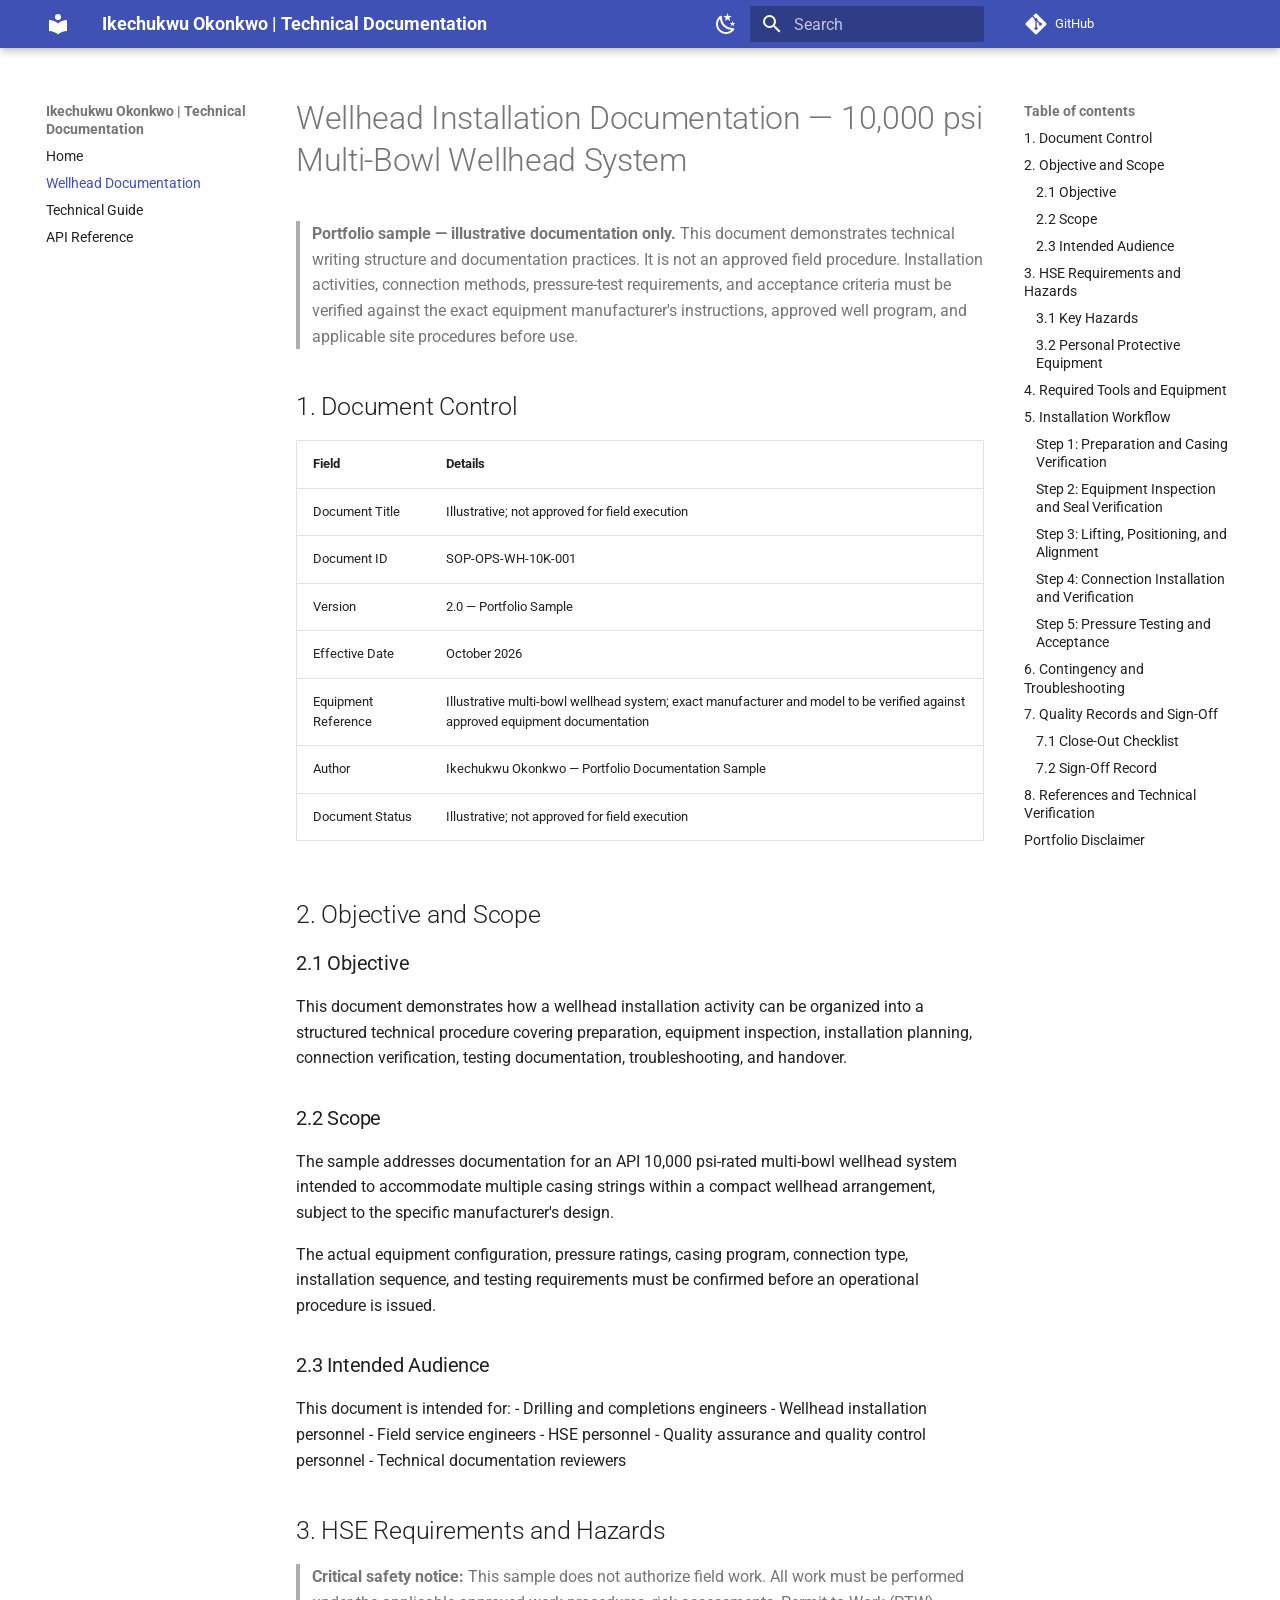
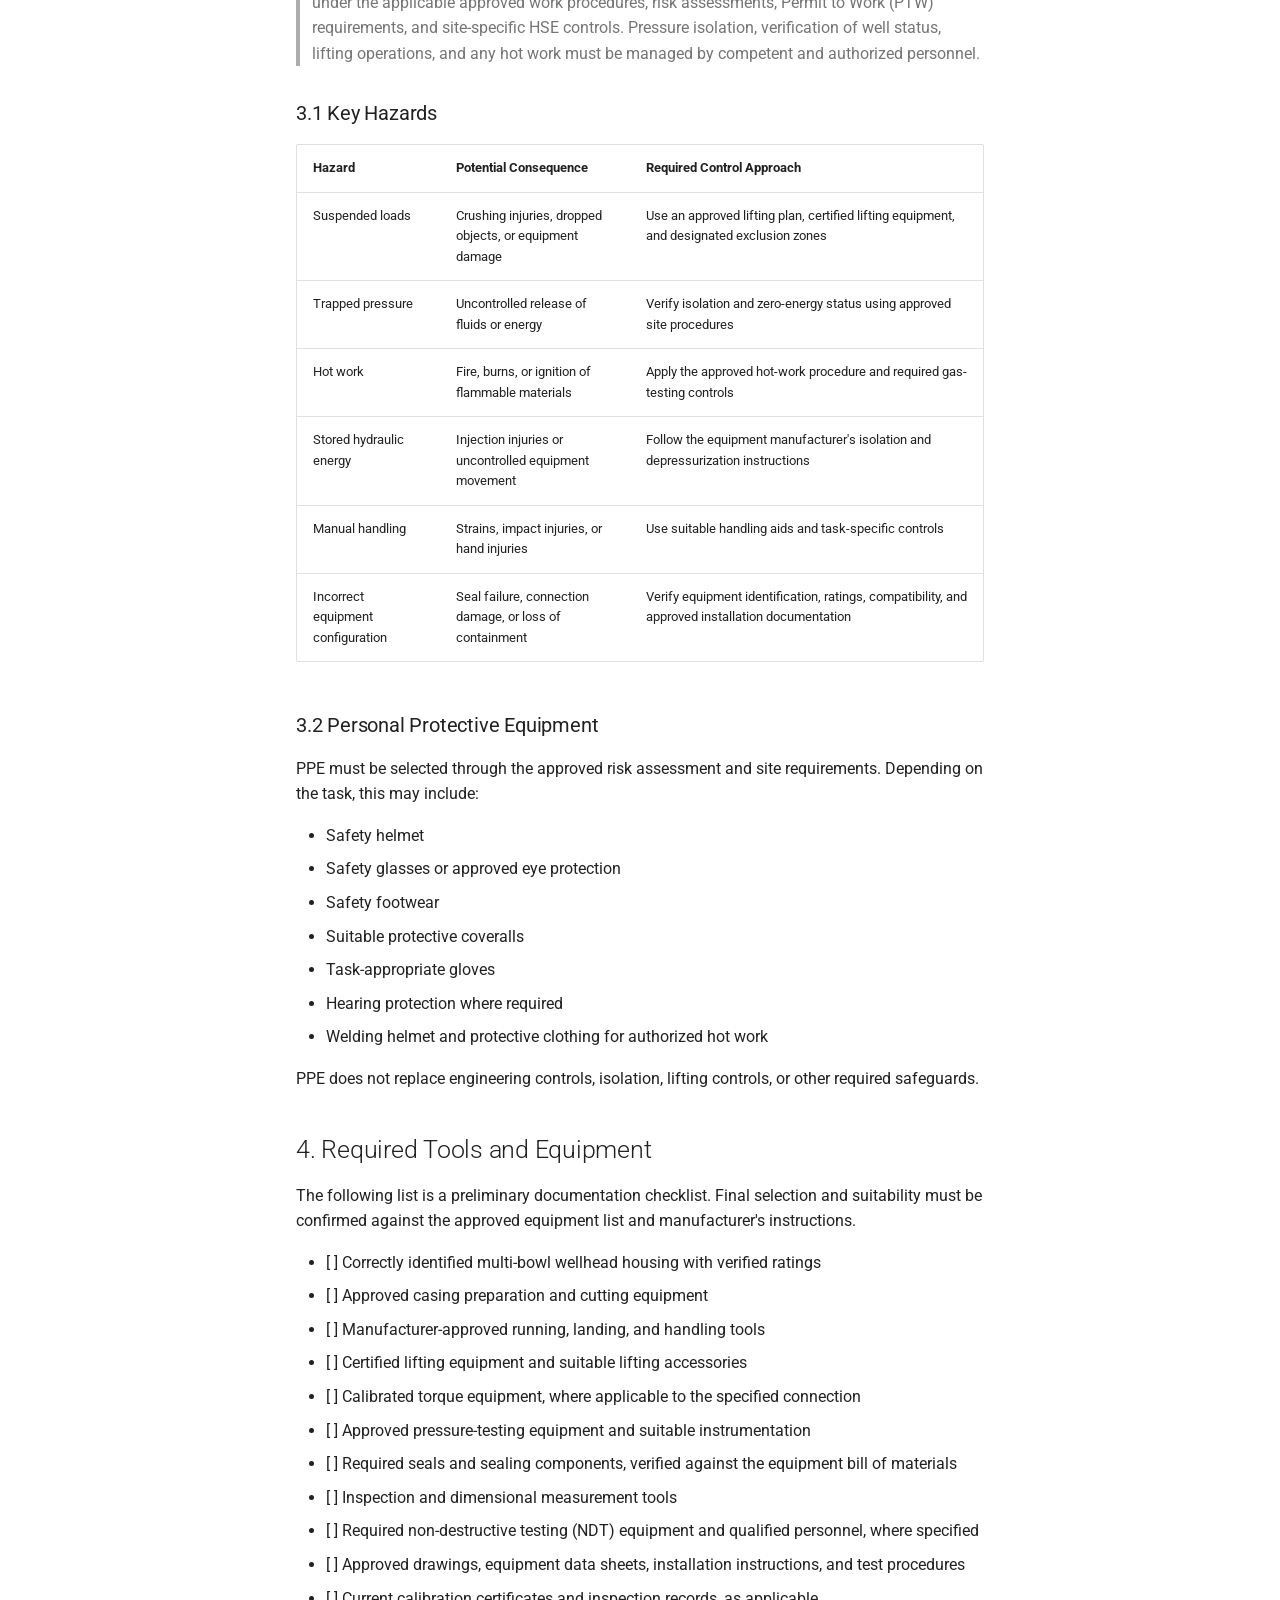
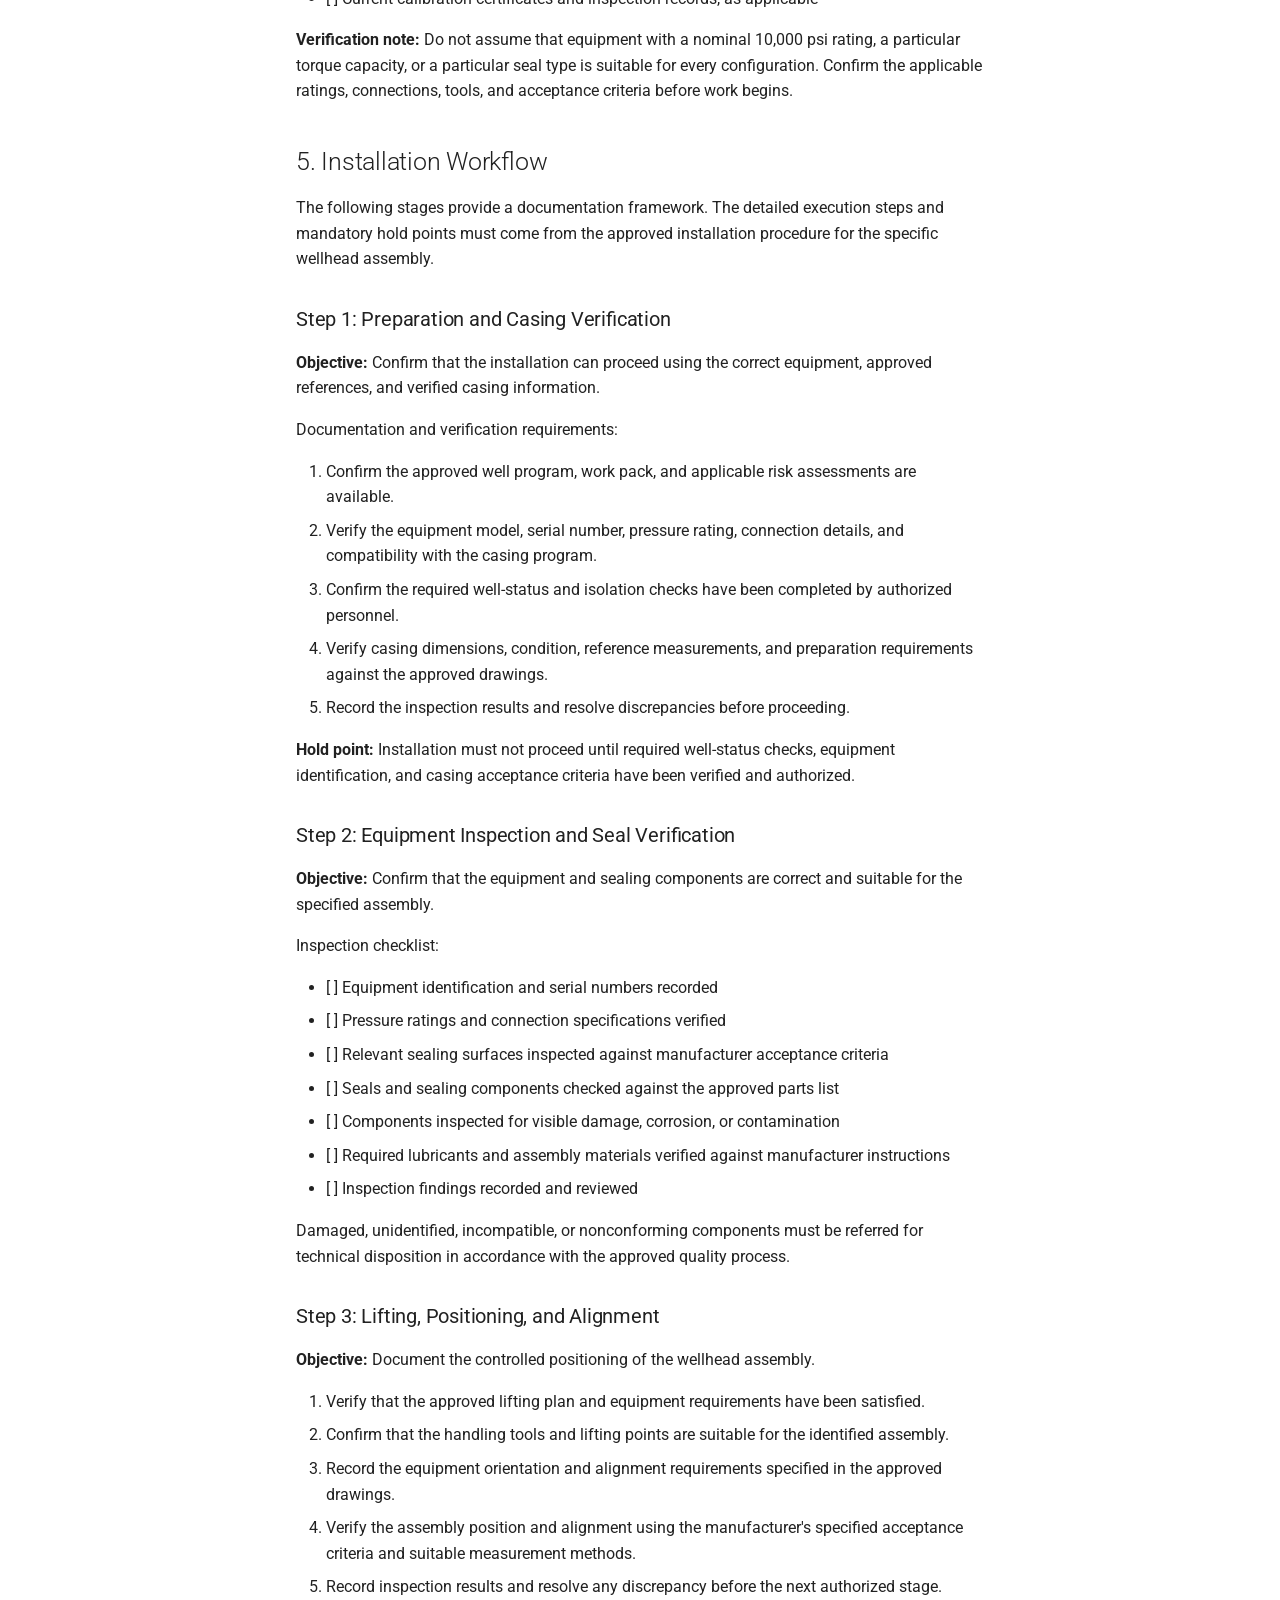
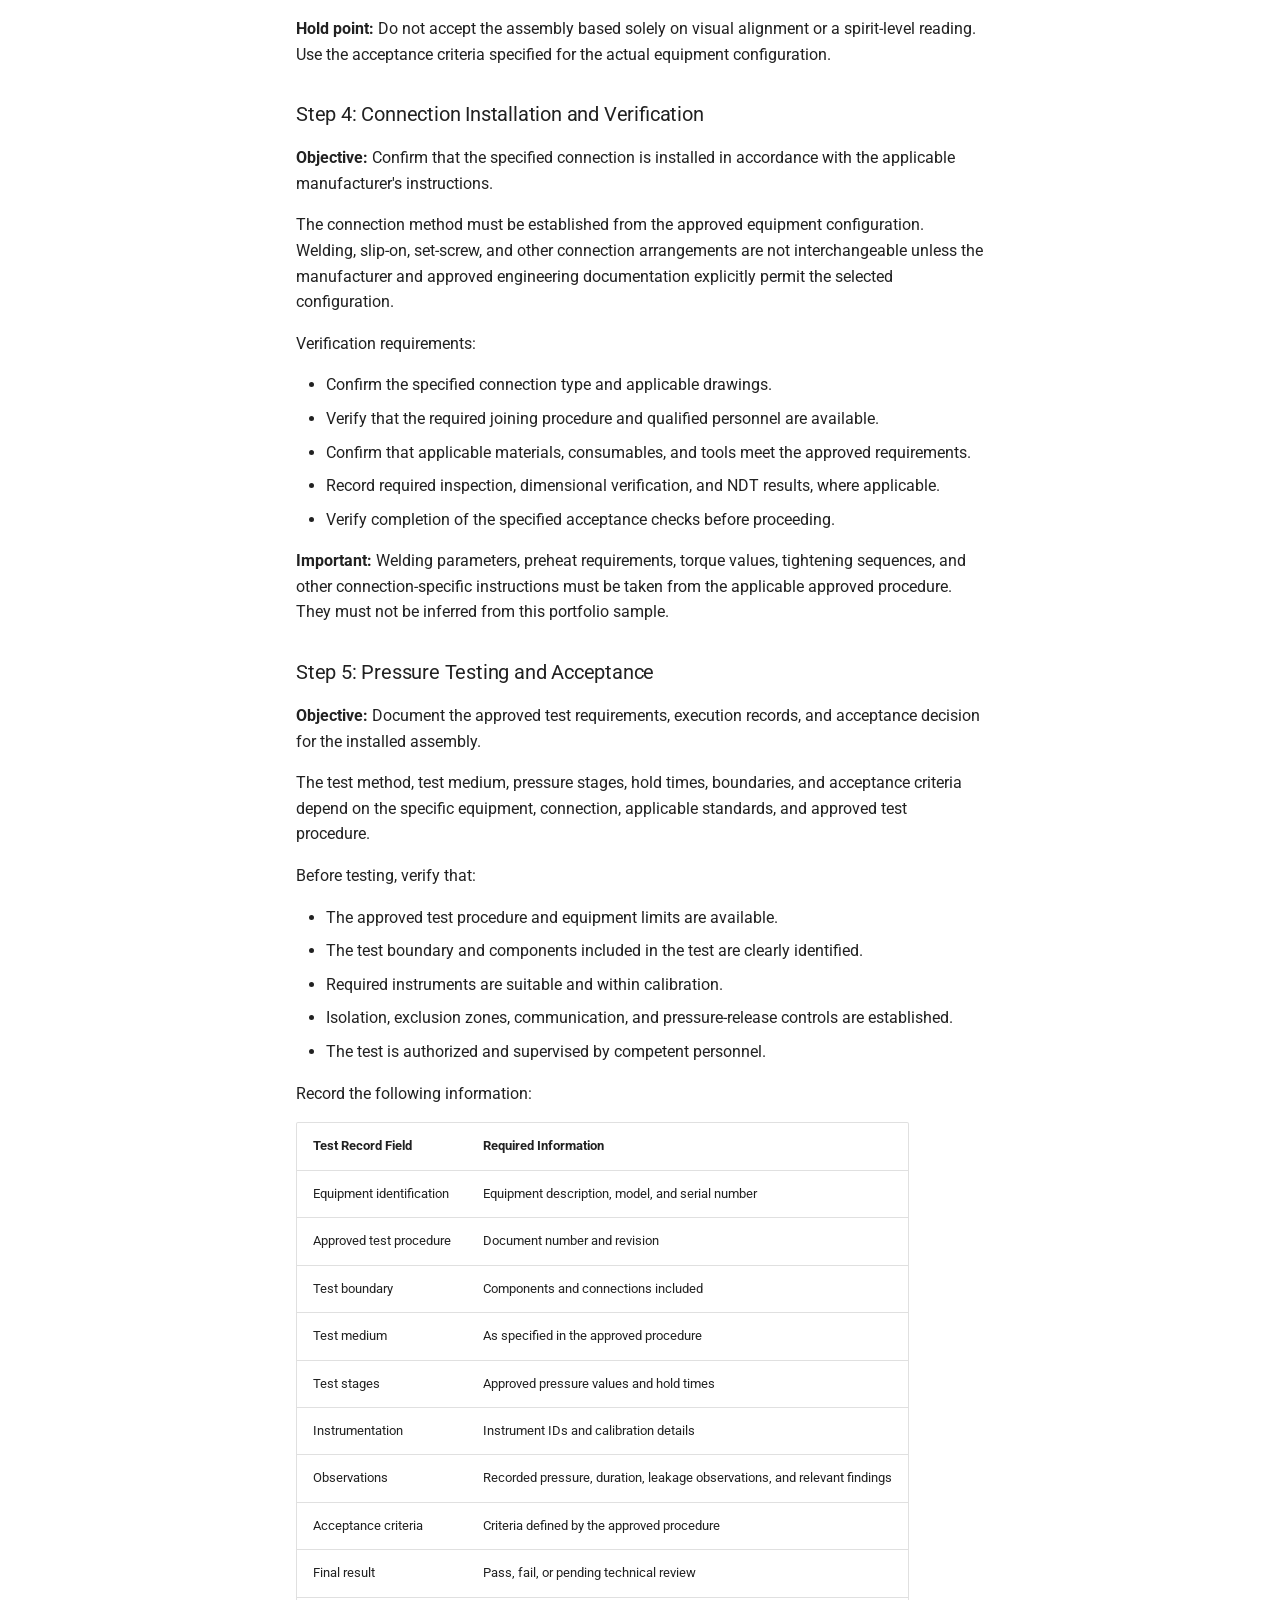
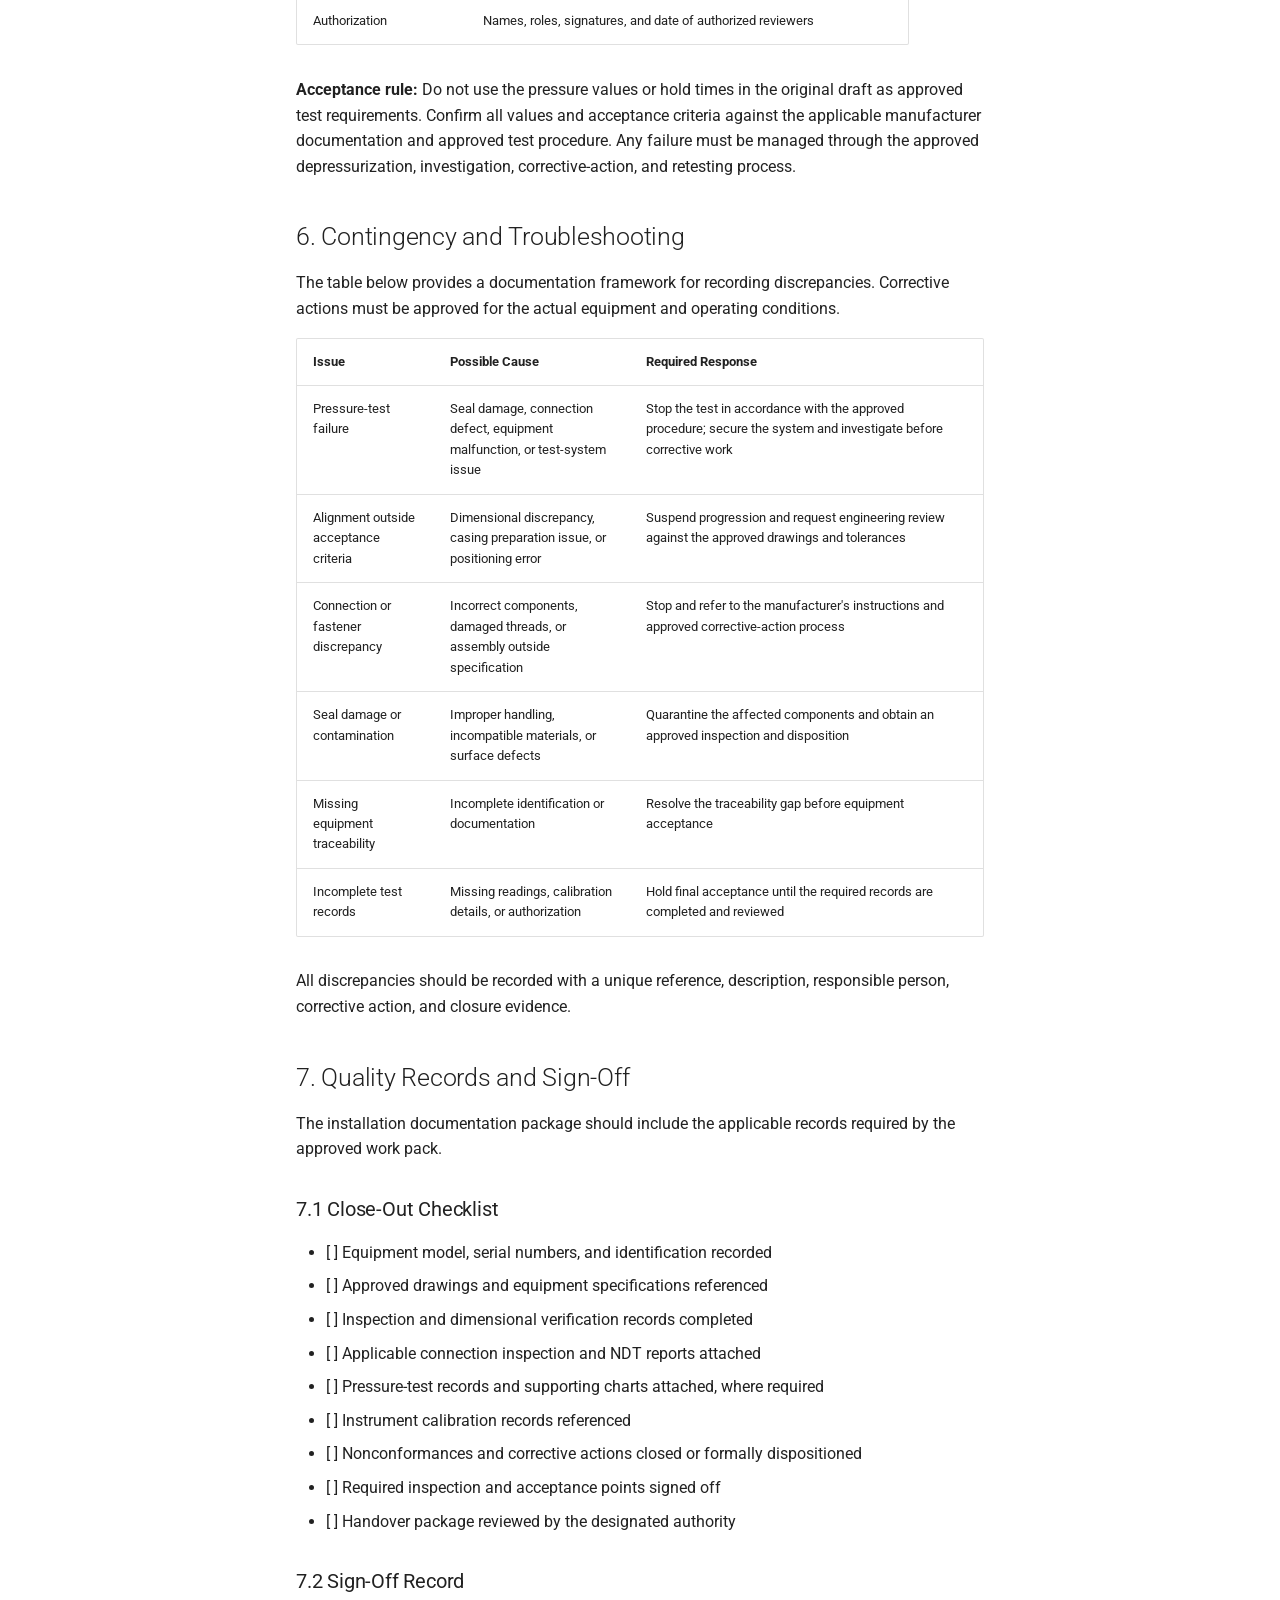
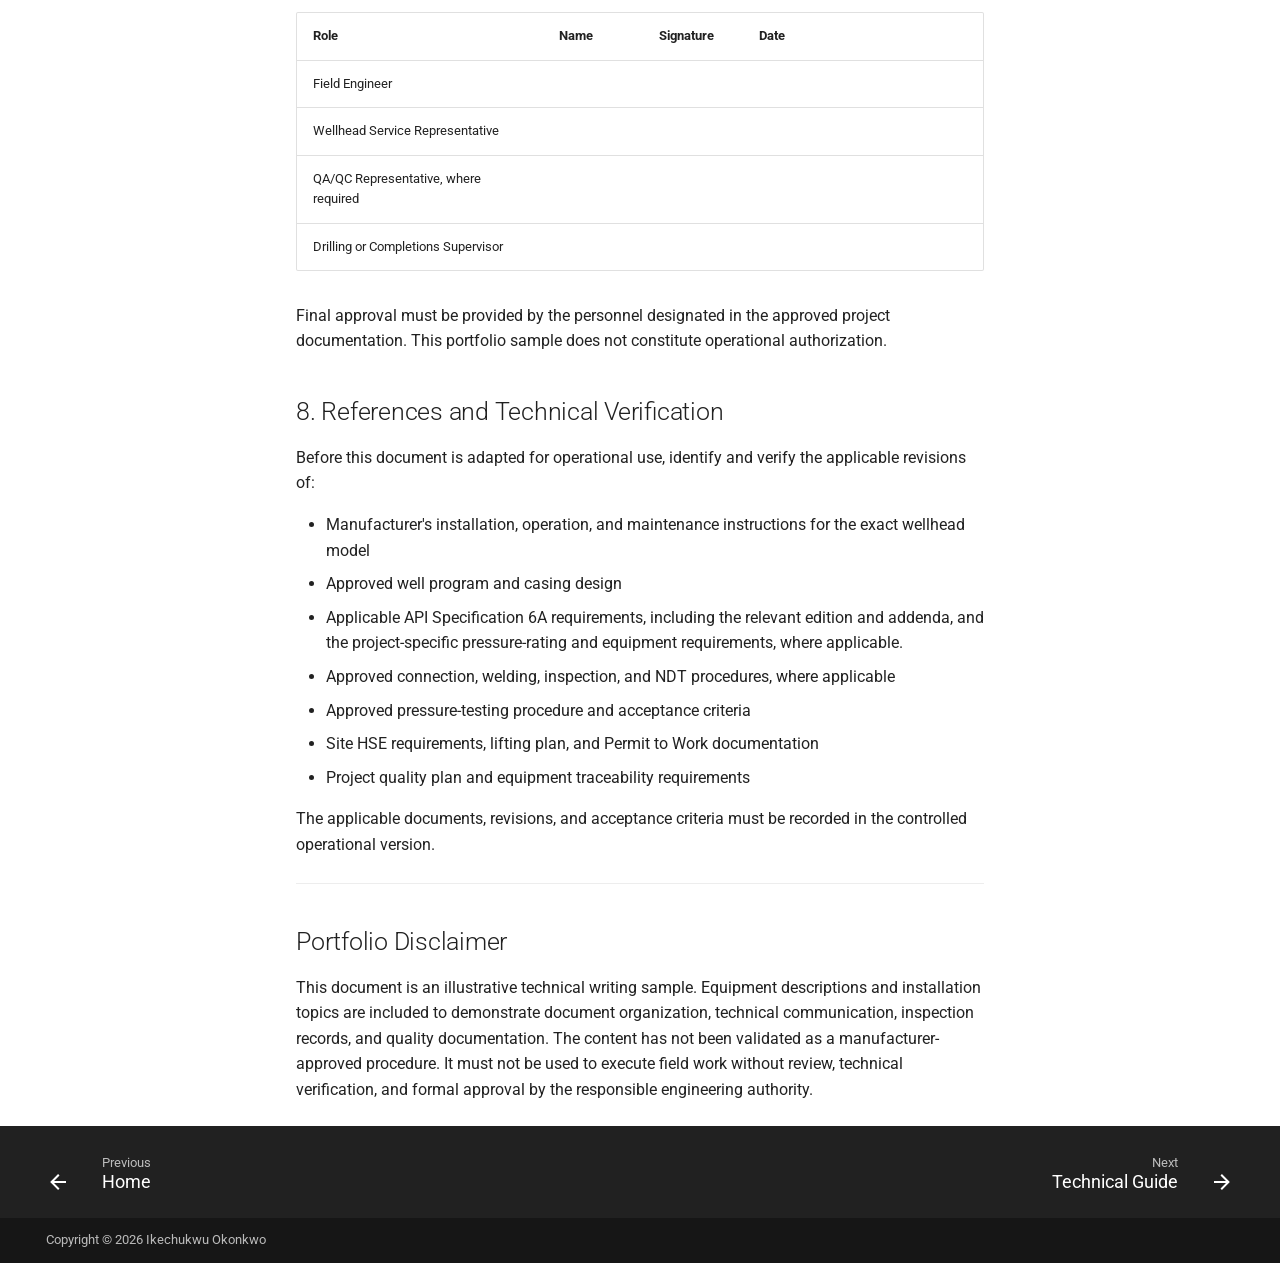
<file: Guide/index.html>
<!doctype html>
<html lang="en" class="no-js">
  <head>
    
      <meta charset="utf-8">
      <meta name="viewport" content="width=device-width,initial-scale=1">
      
        <meta name="description" content="Technical writing portfolio featuring wellhead engineering documentation, technical guides, and API documentation.">
      
      
        <meta name="author" content="Ikechukwu Okonkwo">
      
      
        <link rel="canonical" href="https://stevike.github.io/My-docs/Guide/">
      
      
        <link rel="prev" href="..">
      
      
        <link rel="next" href="../Guide2/">
      
      
        
      
      
      <link rel="icon" href="../assets/images/favicon.png">
      <meta name="generator" content="mkdocs-1.6.1, mkdocs-material-9.8.0">
    
    
      
        <title>Wellhead Documentation - Ikechukwu Okonkwo | Technical Documentation</title>
      
    
    
      <link rel="stylesheet" href="../assets/stylesheets/main.57a0d79d.min.css">
      
        
        <link rel="stylesheet" href="../assets/stylesheets/palette.fb2fffe2.min.css">
      
      


    
    
      
    
    
      
        
        
        <link rel="preconnect" href="https://fonts.gstatic.com" crossorigin>
        <link rel="stylesheet" href="https://fonts.googleapis.com/css?family=Roboto:300,300i,400,400i,700,700i%7CRoboto+Mono:400,400i,700,700i&display=fallback">
        <style>:root{--md-text-font:"Roboto";--md-code-font:"Roboto Mono"}</style>
      
    
    
      <link rel="stylesheet" href="../styles/extra.css">
    
    <script>__md_scope=new URL("..",location),__md_hash=e=>[...e].reduce(((e,_)=>(e<<5)-e+_.charCodeAt(0)),0),__md_get=(e,_=localStorage,t=__md_scope)=>JSON.parse(_.getItem(t.pathname+"."+e)),__md_set=(e,_,t=localStorage,a=__md_scope)=>{try{t.setItem(a.pathname+"."+e,JSON.stringify(_))}catch(e){}}</script>
    
      

    
    
  </head>
  
  
    
    
      
    
    
    
    
    <body dir="ltr" data-md-color-scheme="default" data-md-color-primary="indigo" data-md-color-accent="teal">
  
    
    <input class="md-toggle" data-md-toggle="drawer" type="checkbox" id="__drawer" autocomplete="off">
    <input class="md-toggle" data-md-toggle="search" type="checkbox" id="__search" autocomplete="off">
    <label class="md-overlay" for="__drawer"></label>
    <div data-md-component="skip">
      
        
        <a href="#wellhead-installation-documentation-10000-psi-multi-bowl-wellhead-system" class="md-skip">
          Skip to content
        </a>
      
    </div>
    <div data-md-component="announce">
      
    </div>
    
    
      

  

<header class="md-header md-header--shadow" data-md-component="header">
  <nav class="md-header__inner md-grid" aria-label="Header">
    <a href=".." title="Ikechukwu Okonkwo | Technical Documentation" class="md-header__button md-logo" aria-label="Ikechukwu Okonkwo | Technical Documentation" data-md-component="logo">
      
  
  <svg xmlns="http://www.w3.org/2000/svg" viewBox="0 0 24 24"><path d="M12 8a3 3 0 0 0 3-3 3 3 0 0 0-3-3 3 3 0 0 0-3 3 3 3 0 0 0 3 3m0 3.54C9.64 9.35 6.5 8 3 8v11c3.5 0 6.64 1.35 9 3.54 2.36-2.19 5.5-3.54 9-3.54V8c-3.5 0-6.64 1.35-9 3.54"/></svg>

    </a>
    <label class="md-header__button md-icon" for="__drawer">
      
      <svg xmlns="http://www.w3.org/2000/svg" viewBox="0 0 24 24"><path d="M3 6h18v2H3zm0 5h18v2H3zm0 5h18v2H3z"/></svg>
    </label>
    <div class="md-header__title" data-md-component="header-title">
      <div class="md-header__ellipsis">
        <div class="md-header__topic">
          <span class="md-ellipsis">
            Ikechukwu Okonkwo | Technical Documentation
          </span>
        </div>
        <div class="md-header__topic" data-md-component="header-topic">
          <span class="md-ellipsis">
            
              Wellhead Documentation
            
          </span>
        </div>
      </div>
    </div>
    
      
        <form class="md-header__option" data-md-component="palette">
  
    
    
    
    <input class="md-option" data-md-color-media="" data-md-color-scheme="default" data-md-color-primary="indigo" data-md-color-accent="teal"  aria-label="Switch to dark mode"  type="radio" name="__palette" id="__palette_0">
    
      <label class="md-header__button md-icon" title="Switch to dark mode" for="__palette_1" hidden>
        <svg xmlns="http://www.w3.org/2000/svg" viewBox="0 0 24 24"><path d="m17.75 4.09-2.53 1.94.91 3.06-2.63-1.81-2.63 1.81.91-3.06-2.53-1.94L12.44 4l1.06-3 1.06 3zm3.5 6.91-1.64 1.25.59 1.98-1.7-1.17-1.7 1.17.59-1.98L15.75 11l2.06-.05L18.5 9l.69 1.95zm-2.28 4.95c.83-.08 1.72 1.1 1.19 1.85-.32.45-.66.87-1.08 1.27C15.17 23 8.84 23 4.94 19.07c-3.91-3.9-3.91-10.24 0-14.14.4-.4.82-.76 1.27-1.08.75-.53 1.93.36 1.85 1.19-.27 2.86.69 5.83 2.89 8.02a9.96 9.96 0 0 0 8.02 2.89m-1.64 2.02a12.08 12.08 0 0 1-7.8-3.47c-2.17-2.19-3.33-5-3.49-7.82-2.81 3.14-2.7 7.96.31 10.98 3.02 3.01 7.84 3.12 10.98.31"/></svg>
      </label>
    
  
    
    
    
    <input class="md-option" data-md-color-media="" data-md-color-scheme="slate" data-md-color-primary="indigo" data-md-color-accent="teal"  aria-label="Switch to light mode"  type="radio" name="__palette" id="__palette_1">
    
      <label class="md-header__button md-icon" title="Switch to light mode" for="__palette_0" hidden>
        <svg xmlns="http://www.w3.org/2000/svg" viewBox="0 0 24 24"><path d="M12 7a5 5 0 0 1 5 5 5 5 0 0 1-5 5 5 5 0 0 1-5-5 5 5 0 0 1 5-5m0 2a3 3 0 0 0-3 3 3 3 0 0 0 3 3 3 3 0 0 0 3-3 3 3 0 0 0-3-3m0-7 2.39 3.42C13.65 5.15 12.84 5 12 5s-1.65.15-2.39.42zM3.34 7l4.16-.35A7.2 7.2 0 0 0 5.94 8.5c-.44.74-.69 1.5-.83 2.29zm.02 10 1.76-3.77a7.131 7.131 0 0 0 2.38 4.14zM20.65 7l-1.77 3.79a7.02 7.02 0 0 0-2.38-4.15zm-.01 10-4.14.36c.59-.51 1.12-1.14 1.54-1.86.42-.73.69-1.5.83-2.29zM12 22l-2.41-3.44c.74.27 1.55.44 2.41.44.82 0 1.63-.17 2.37-.44z"/></svg>
      </label>
    
  
</form>
      
    
    
      <script>var palette=__md_get("__palette");if(palette&&palette.color){if("(prefers-color-scheme)"===palette.color.media){var media=matchMedia("(prefers-color-scheme: light)"),input=document.querySelector(media.matches?"[data-md-color-media='(prefers-color-scheme: light)']":"[data-md-color-media='(prefers-color-scheme: dark)']");palette.color.media=input.getAttribute("data-md-color-media"),palette.color.scheme=input.getAttribute("data-md-color-scheme"),palette.color.primary=input.getAttribute("data-md-color-primary"),palette.color.accent=input.getAttribute("data-md-color-accent")}for(var[key,value]of Object.entries(palette.color))document.body.setAttribute("data-md-color-"+key,value)}</script>
    
    
    
      
      
        <label class="md-header__button md-icon" for="__search">
          
          <svg xmlns="http://www.w3.org/2000/svg" viewBox="0 0 24 24"><path d="M9.5 3A6.5 6.5 0 0 1 16 9.5c0 1.61-.59 3.09-1.56 4.23l.27.27h.79l5 5-1.5 1.5-5-5v-.79l-.27-.27A6.52 6.52 0 0 1 9.5 16 6.5 6.5 0 0 1 3 9.5 6.5 6.5 0 0 1 9.5 3m0 2C7 5 5 7 5 9.5S7 14 9.5 14 14 12 14 9.5 12 5 9.5 5"/></svg>
        </label>
        <div class="md-search" data-md-component="search" role="dialog">
  <label class="md-search__overlay" for="__search"></label>
  <div class="md-search__inner" role="search">
    <form class="md-search__form" name="search">
      <input type="text" class="md-search__input" name="query" aria-label="Search" placeholder="Search" autocapitalize="off" autocorrect="off" autocomplete="off" spellcheck="false" data-md-component="search-query" required>
      <label class="md-search__icon md-icon" for="__search">
        
        <svg xmlns="http://www.w3.org/2000/svg" viewBox="0 0 24 24"><path d="M9.5 3A6.5 6.5 0 0 1 16 9.5c0 1.61-.59 3.09-1.56 4.23l.27.27h.79l5 5-1.5 1.5-5-5v-.79l-.27-.27A6.52 6.52 0 0 1 9.5 16 6.5 6.5 0 0 1 3 9.5 6.5 6.5 0 0 1 9.5 3m0 2C7 5 5 7 5 9.5S7 14 9.5 14 14 12 14 9.5 12 5 9.5 5"/></svg>
        
        <svg xmlns="http://www.w3.org/2000/svg" viewBox="0 0 24 24"><path d="M20 11v2H8l5.5 5.5-1.42 1.42L4.16 12l7.92-7.92L13.5 5.5 8 11z"/></svg>
      </label>
      <nav class="md-search__options" aria-label="Search">
        
        <button type="reset" class="md-search__icon md-icon" title="Clear" aria-label="Clear" tabindex="-1">
          
          <svg xmlns="http://www.w3.org/2000/svg" viewBox="0 0 24 24"><path d="M19 6.41 17.59 5 12 10.59 6.41 5 5 6.41 10.59 12 5 17.59 6.41 19 12 13.41 17.59 19 19 17.59 13.41 12z"/></svg>
        </button>
      </nav>
      
        <div class="md-search__suggest" data-md-component="search-suggest"></div>
      
    </form>
    <div class="md-search__output">
      <div class="md-search__scrollwrap" tabindex="0" data-md-scrollfix>
        <div class="md-search-result" data-md-component="search-result">
          <div class="md-search-result__meta">
            Initializing search
          </div>
          <ol class="md-search-result__list" role="presentation"></ol>
        </div>
      </div>
    </div>
  </div>
</div>
      
    
    
      <div class="md-header__source">
        <a href="https://github.com/Stevike/My-docs" title="Go to repository" class="md-source" data-md-component="source">
  <div class="md-source__icon md-icon">
    
    <svg xmlns="http://www.w3.org/2000/svg" viewBox="0 0 448 512"><!--! Font Awesome Free 7.1.0 by @fontawesome - https://fontawesome.com License - https://fontawesome.com/license/free (Icons: CC BY 4.0, Fonts: SIL OFL 1.1, Code: MIT License) Copyright 2025 Fonticons, Inc.--><path d="M439.6 236.1 244 40.5c-5.4-5.5-12.8-8.5-20.4-8.5s-15 3-20.4 8.4L162.5 81l51.5 51.5c27.1-9.1 52.7 16.8 43.4 43.7l49.7 49.7c34.2-11.8 61.2 31 35.5 56.7-26.5 26.5-70.2-2.9-56-37.3L240.3 199v121.9c25.3 12.5 22.3 41.8 9.1 55-6.4 6.4-15.2 10.1-24.3 10.1s-17.8-3.6-24.3-10.1c-17.6-17.6-11.1-46.9 11.2-56v-123c-20.8-8.5-24.6-30.7-18.6-45L142.6 101 8.5 235.1C3 240.6 0 247.9 0 255.5s3 15 8.5 20.4l195.6 195.7c5.4 5.4 12.7 8.4 20.4 8.4s15-3 20.4-8.4l194.7-194.7c5.4-5.4 8.4-12.8 8.4-20.4s-3-15-8.4-20.4"/></svg>
  </div>
  <div class="md-source__repository">
    GitHub
  </div>
</a>
      </div>
    
  </nav>
  
</header>
    
    <div class="md-container" data-md-component="container">
      
      
        
          
        
      
      <main class="md-main" data-md-component="main">
        <div class="md-main__inner md-grid">
          
            
              
              <div class="md-sidebar md-sidebar--primary" data-md-component="sidebar" data-md-type="navigation" >
                <div class="md-sidebar__scrollwrap">
                  <div class="md-sidebar__inner">
                    



<nav class="md-nav md-nav--primary" aria-label="Navigation" data-md-level="0">
  <label class="md-nav__title" for="__drawer">
    <a href=".." title="Ikechukwu Okonkwo | Technical Documentation" class="md-nav__button md-logo" aria-label="Ikechukwu Okonkwo | Technical Documentation" data-md-component="logo">
      
  
  <svg xmlns="http://www.w3.org/2000/svg" viewBox="0 0 24 24"><path d="M12 8a3 3 0 0 0 3-3 3 3 0 0 0-3-3 3 3 0 0 0-3 3 3 3 0 0 0 3 3m0 3.54C9.64 9.35 6.5 8 3 8v11c3.5 0 6.64 1.35 9 3.54 2.36-2.19 5.5-3.54 9-3.54V8c-3.5 0-6.64 1.35-9 3.54"/></svg>

    </a>
    Ikechukwu Okonkwo | Technical Documentation
  </label>
  
    <div class="md-nav__source">
      <a href="https://github.com/Stevike/My-docs" title="Go to repository" class="md-source" data-md-component="source">
  <div class="md-source__icon md-icon">
    
    <svg xmlns="http://www.w3.org/2000/svg" viewBox="0 0 448 512"><!--! Font Awesome Free 7.1.0 by @fontawesome - https://fontawesome.com License - https://fontawesome.com/license/free (Icons: CC BY 4.0, Fonts: SIL OFL 1.1, Code: MIT License) Copyright 2025 Fonticons, Inc.--><path d="M439.6 236.1 244 40.5c-5.4-5.5-12.8-8.5-20.4-8.5s-15 3-20.4 8.4L162.5 81l51.5 51.5c27.1-9.1 52.7 16.8 43.4 43.7l49.7 49.7c34.2-11.8 61.2 31 35.5 56.7-26.5 26.5-70.2-2.9-56-37.3L240.3 199v121.9c25.3 12.5 22.3 41.8 9.1 55-6.4 6.4-15.2 10.1-24.3 10.1s-17.8-3.6-24.3-10.1c-17.6-17.6-11.1-46.9 11.2-56v-123c-20.8-8.5-24.6-30.7-18.6-45L142.6 101 8.5 235.1C3 240.6 0 247.9 0 255.5s3 15 8.5 20.4l195.6 195.7c5.4 5.4 12.7 8.4 20.4 8.4s15-3 20.4-8.4l194.7-194.7c5.4-5.4 8.4-12.8 8.4-20.4s-3-15-8.4-20.4"/></svg>
  </div>
  <div class="md-source__repository">
    GitHub
  </div>
</a>
    </div>
  
  <ul class="md-nav__list" data-md-scrollfix>
    
      
      
  
  
  
  
    <li class="md-nav__item">
      <a href=".." class="md-nav__link">
        
  
  
  <span class="md-ellipsis">
    
  
    Home
  

    
  </span>
  
  

      </a>
    </li>
  

    
      
      
  
  
    
  
  
  
    <li class="md-nav__item md-nav__item--active">
      
      <input class="md-nav__toggle md-toggle" type="checkbox" id="__toc">
      
      
        
      
      
        <label class="md-nav__link md-nav__link--active" for="__toc">
          
  
  
  <span class="md-ellipsis">
    
  
    Wellhead Documentation
  

    
  </span>
  
  

          <span class="md-nav__icon md-icon"></span>
        </label>
      
      <a href="./" class="md-nav__link md-nav__link--active">
        
  
  
  <span class="md-ellipsis">
    
  
    Wellhead Documentation
  

    
  </span>
  
  

      </a>
      
        

<nav class="md-nav md-nav--secondary" aria-label="Table of contents">
  
  
  
    
  
  
    <label class="md-nav__title" for="__toc">
      <span class="md-nav__icon md-icon"></span>
      Table of contents
    </label>
    <ul class="md-nav__list" data-md-component="toc" data-md-scrollfix>
      
        <li class="md-nav__item">
  <a href="#1-document-control" class="md-nav__link">
    <span class="md-ellipsis">
      
        1. Document Control
      
    </span>
  </a>
  
</li>
      
        <li class="md-nav__item">
  <a href="#2-objective-and-scope" class="md-nav__link">
    <span class="md-ellipsis">
      
        2. Objective and Scope
      
    </span>
  </a>
  
    <nav class="md-nav" aria-label="2. Objective and Scope">
      <ul class="md-nav__list">
        
          <li class="md-nav__item">
  <a href="#21-objective" class="md-nav__link">
    <span class="md-ellipsis">
      
        2.1 Objective
      
    </span>
  </a>
  
</li>
        
          <li class="md-nav__item">
  <a href="#22-scope" class="md-nav__link">
    <span class="md-ellipsis">
      
        2.2 Scope
      
    </span>
  </a>
  
</li>
        
          <li class="md-nav__item">
  <a href="#23-intended-audience" class="md-nav__link">
    <span class="md-ellipsis">
      
        2.3 Intended Audience
      
    </span>
  </a>
  
</li>
        
      </ul>
    </nav>
  
</li>
      
        <li class="md-nav__item">
  <a href="#3-hse-requirements-and-hazards" class="md-nav__link">
    <span class="md-ellipsis">
      
        3. HSE Requirements and Hazards
      
    </span>
  </a>
  
    <nav class="md-nav" aria-label="3. HSE Requirements and Hazards">
      <ul class="md-nav__list">
        
          <li class="md-nav__item">
  <a href="#31-key-hazards" class="md-nav__link">
    <span class="md-ellipsis">
      
        3.1 Key Hazards
      
    </span>
  </a>
  
</li>
        
          <li class="md-nav__item">
  <a href="#32-personal-protective-equipment" class="md-nav__link">
    <span class="md-ellipsis">
      
        3.2 Personal Protective Equipment
      
    </span>
  </a>
  
</li>
        
      </ul>
    </nav>
  
</li>
      
        <li class="md-nav__item">
  <a href="#4-required-tools-and-equipment" class="md-nav__link">
    <span class="md-ellipsis">
      
        4. Required Tools and Equipment
      
    </span>
  </a>
  
</li>
      
        <li class="md-nav__item">
  <a href="#5-installation-workflow" class="md-nav__link">
    <span class="md-ellipsis">
      
        5. Installation Workflow
      
    </span>
  </a>
  
    <nav class="md-nav" aria-label="5. Installation Workflow">
      <ul class="md-nav__list">
        
          <li class="md-nav__item">
  <a href="#step-1-preparation-and-casing-verification" class="md-nav__link">
    <span class="md-ellipsis">
      
        Step 1: Preparation and Casing Verification
      
    </span>
  </a>
  
</li>
        
          <li class="md-nav__item">
  <a href="#step-2-equipment-inspection-and-seal-verification" class="md-nav__link">
    <span class="md-ellipsis">
      
        Step 2: Equipment Inspection and Seal Verification
      
    </span>
  </a>
  
</li>
        
          <li class="md-nav__item">
  <a href="#step-3-lifting-positioning-and-alignment" class="md-nav__link">
    <span class="md-ellipsis">
      
        Step 3: Lifting, Positioning, and Alignment
      
    </span>
  </a>
  
</li>
        
          <li class="md-nav__item">
  <a href="#step-4-connection-installation-and-verification" class="md-nav__link">
    <span class="md-ellipsis">
      
        Step 4: Connection Installation and Verification
      
    </span>
  </a>
  
</li>
        
          <li class="md-nav__item">
  <a href="#step-5-pressure-testing-and-acceptance" class="md-nav__link">
    <span class="md-ellipsis">
      
        Step 5: Pressure Testing and Acceptance
      
    </span>
  </a>
  
</li>
        
      </ul>
    </nav>
  
</li>
      
        <li class="md-nav__item">
  <a href="#6-contingency-and-troubleshooting" class="md-nav__link">
    <span class="md-ellipsis">
      
        6. Contingency and Troubleshooting
      
    </span>
  </a>
  
</li>
      
        <li class="md-nav__item">
  <a href="#7-quality-records-and-sign-off" class="md-nav__link">
    <span class="md-ellipsis">
      
        7. Quality Records and Sign-Off
      
    </span>
  </a>
  
    <nav class="md-nav" aria-label="7. Quality Records and Sign-Off">
      <ul class="md-nav__list">
        
          <li class="md-nav__item">
  <a href="#71-close-out-checklist" class="md-nav__link">
    <span class="md-ellipsis">
      
        7.1 Close-Out Checklist
      
    </span>
  </a>
  
</li>
        
          <li class="md-nav__item">
  <a href="#72-sign-off-record" class="md-nav__link">
    <span class="md-ellipsis">
      
        7.2 Sign-Off Record
      
    </span>
  </a>
  
</li>
        
      </ul>
    </nav>
  
</li>
      
        <li class="md-nav__item">
  <a href="#8-references-and-technical-verification" class="md-nav__link">
    <span class="md-ellipsis">
      
        8. References and Technical Verification
      
    </span>
  </a>
  
</li>
      
        <li class="md-nav__item">
  <a href="#portfolio-disclaimer" class="md-nav__link">
    <span class="md-ellipsis">
      
        Portfolio Disclaimer
      
    </span>
  </a>
  
</li>
      
    </ul>
  
</nav>
      
    </li>
  

    
      
      
  
  
  
  
    <li class="md-nav__item">
      <a href="../Guide2/" class="md-nav__link">
        
  
  
  <span class="md-ellipsis">
    
  
    Technical Guide
  

    
  </span>
  
  

      </a>
    </li>
  

    
      
      
  
  
  
  
    <li class="md-nav__item">
      <a href="../api-guide/" class="md-nav__link">
        
  
  
  <span class="md-ellipsis">
    
  
    API Reference
  

    
  </span>
  
  

      </a>
    </li>
  

    
  </ul>
</nav>
                  </div>
                </div>
              </div>
            
            
              
              <div class="md-sidebar md-sidebar--secondary" data-md-component="sidebar" data-md-type="toc" >
                <div class="md-sidebar__scrollwrap">
                  <div class="md-sidebar__inner">
                    

<nav class="md-nav md-nav--secondary" aria-label="Table of contents">
  
  
  
    
  
  
    <label class="md-nav__title" for="__toc">
      <span class="md-nav__icon md-icon"></span>
      Table of contents
    </label>
    <ul class="md-nav__list" data-md-component="toc" data-md-scrollfix>
      
        <li class="md-nav__item">
  <a href="#1-document-control" class="md-nav__link">
    <span class="md-ellipsis">
      
        1. Document Control
      
    </span>
  </a>
  
</li>
      
        <li class="md-nav__item">
  <a href="#2-objective-and-scope" class="md-nav__link">
    <span class="md-ellipsis">
      
        2. Objective and Scope
      
    </span>
  </a>
  
    <nav class="md-nav" aria-label="2. Objective and Scope">
      <ul class="md-nav__list">
        
          <li class="md-nav__item">
  <a href="#21-objective" class="md-nav__link">
    <span class="md-ellipsis">
      
        2.1 Objective
      
    </span>
  </a>
  
</li>
        
          <li class="md-nav__item">
  <a href="#22-scope" class="md-nav__link">
    <span class="md-ellipsis">
      
        2.2 Scope
      
    </span>
  </a>
  
</li>
        
          <li class="md-nav__item">
  <a href="#23-intended-audience" class="md-nav__link">
    <span class="md-ellipsis">
      
        2.3 Intended Audience
      
    </span>
  </a>
  
</li>
        
      </ul>
    </nav>
  
</li>
      
        <li class="md-nav__item">
  <a href="#3-hse-requirements-and-hazards" class="md-nav__link">
    <span class="md-ellipsis">
      
        3. HSE Requirements and Hazards
      
    </span>
  </a>
  
    <nav class="md-nav" aria-label="3. HSE Requirements and Hazards">
      <ul class="md-nav__list">
        
          <li class="md-nav__item">
  <a href="#31-key-hazards" class="md-nav__link">
    <span class="md-ellipsis">
      
        3.1 Key Hazards
      
    </span>
  </a>
  
</li>
        
          <li class="md-nav__item">
  <a href="#32-personal-protective-equipment" class="md-nav__link">
    <span class="md-ellipsis">
      
        3.2 Personal Protective Equipment
      
    </span>
  </a>
  
</li>
        
      </ul>
    </nav>
  
</li>
      
        <li class="md-nav__item">
  <a href="#4-required-tools-and-equipment" class="md-nav__link">
    <span class="md-ellipsis">
      
        4. Required Tools and Equipment
      
    </span>
  </a>
  
</li>
      
        <li class="md-nav__item">
  <a href="#5-installation-workflow" class="md-nav__link">
    <span class="md-ellipsis">
      
        5. Installation Workflow
      
    </span>
  </a>
  
    <nav class="md-nav" aria-label="5. Installation Workflow">
      <ul class="md-nav__list">
        
          <li class="md-nav__item">
  <a href="#step-1-preparation-and-casing-verification" class="md-nav__link">
    <span class="md-ellipsis">
      
        Step 1: Preparation and Casing Verification
      
    </span>
  </a>
  
</li>
        
          <li class="md-nav__item">
  <a href="#step-2-equipment-inspection-and-seal-verification" class="md-nav__link">
    <span class="md-ellipsis">
      
        Step 2: Equipment Inspection and Seal Verification
      
    </span>
  </a>
  
</li>
        
          <li class="md-nav__item">
  <a href="#step-3-lifting-positioning-and-alignment" class="md-nav__link">
    <span class="md-ellipsis">
      
        Step 3: Lifting, Positioning, and Alignment
      
    </span>
  </a>
  
</li>
        
          <li class="md-nav__item">
  <a href="#step-4-connection-installation-and-verification" class="md-nav__link">
    <span class="md-ellipsis">
      
        Step 4: Connection Installation and Verification
      
    </span>
  </a>
  
</li>
        
          <li class="md-nav__item">
  <a href="#step-5-pressure-testing-and-acceptance" class="md-nav__link">
    <span class="md-ellipsis">
      
        Step 5: Pressure Testing and Acceptance
      
    </span>
  </a>
  
</li>
        
      </ul>
    </nav>
  
</li>
      
        <li class="md-nav__item">
  <a href="#6-contingency-and-troubleshooting" class="md-nav__link">
    <span class="md-ellipsis">
      
        6. Contingency and Troubleshooting
      
    </span>
  </a>
  
</li>
      
        <li class="md-nav__item">
  <a href="#7-quality-records-and-sign-off" class="md-nav__link">
    <span class="md-ellipsis">
      
        7. Quality Records and Sign-Off
      
    </span>
  </a>
  
    <nav class="md-nav" aria-label="7. Quality Records and Sign-Off">
      <ul class="md-nav__list">
        
          <li class="md-nav__item">
  <a href="#71-close-out-checklist" class="md-nav__link">
    <span class="md-ellipsis">
      
        7.1 Close-Out Checklist
      
    </span>
  </a>
  
</li>
        
          <li class="md-nav__item">
  <a href="#72-sign-off-record" class="md-nav__link">
    <span class="md-ellipsis">
      
        7.2 Sign-Off Record
      
    </span>
  </a>
  
</li>
        
      </ul>
    </nav>
  
</li>
      
        <li class="md-nav__item">
  <a href="#8-references-and-technical-verification" class="md-nav__link">
    <span class="md-ellipsis">
      
        8. References and Technical Verification
      
    </span>
  </a>
  
</li>
      
        <li class="md-nav__item">
  <a href="#portfolio-disclaimer" class="md-nav__link">
    <span class="md-ellipsis">
      
        Portfolio Disclaimer
      
    </span>
  </a>
  
</li>
      
    </ul>
  
</nav>
                  </div>
                </div>
              </div>
            
          
          
            <div class="md-content" data-md-component="content">
              
              <article class="md-content__inner md-typeset">
                
                  


  
  


<h1 id="wellhead-installation-documentation-10000-psi-multi-bowl-wellhead-system">Wellhead Installation Documentation — 10,000 psi Multi-Bowl Wellhead System</h1>
<blockquote>
<p><strong>Portfolio sample — illustrative documentation only.</strong> This document demonstrates technical writing structure and documentation practices. It is not an approved field procedure. Installation activities, connection methods, pressure-test requirements, and acceptance criteria must be verified against the exact equipment manufacturer's instructions, approved well program, and applicable site procedures before use.</p>
</blockquote>
<h2 id="1-document-control">1. Document Control</h2>
<table>
<thead>
<tr>
<th>Field</th>
<th>Details</th>
</tr>
</thead>
<tbody>
<tr>
<td>Document Title</td>
<td>Illustrative; not approved for field execution</td>
</tr>
<tr>
<td>Document ID</td>
<td>SOP-OPS-WH-10K-001</td>
</tr>
<tr>
<td>Version</td>
<td>2.0 — Portfolio Sample</td>
</tr>
<tr>
<td>Effective Date</td>
<td>October 2026</td>
</tr>
<tr>
<td>Equipment Reference</td>
<td>Illustrative multi-bowl wellhead system; exact manufacturer and model to be verified against approved equipment documentation</td>
</tr>
<tr>
<td>Author</td>
<td>Ikechukwu Okonkwo — Portfolio Documentation Sample</td>
</tr>
<tr>
<td>Document Status</td>
<td>Illustrative; not approved for field execution</td>
</tr>
</tbody>
</table>
<h2 id="2-objective-and-scope">2. Objective and Scope</h2>
<h3 id="21-objective">2.1 Objective</h3>
<p>This document demonstrates how a wellhead installation activity can be organized into a structured technical procedure covering preparation, equipment inspection, installation planning, connection verification, testing documentation, troubleshooting, and handover.</p>
<h3 id="22-scope">2.2 Scope</h3>
<p>The sample addresses documentation for an API 10,000 psi-rated multi-bowl wellhead system intended to accommodate multiple casing strings within a compact wellhead arrangement, subject to the specific manufacturer's design.</p>
<p>The actual equipment configuration, pressure ratings, casing program, connection type, installation sequence, and testing requirements must be confirmed before an operational procedure is issued.</p>
<h3 id="23-intended-audience">2.3 Intended Audience</h3>
<p>This document is intended for:
- Drilling and completions engineers
- Wellhead installation personnel
- Field service engineers
- HSE personnel
- Quality assurance and quality control personnel
- Technical documentation reviewers</p>
<h2 id="3-hse-requirements-and-hazards">3. HSE Requirements and Hazards</h2>
<blockquote>
<p><strong>Critical safety notice:</strong> This sample does not authorize field work. All work must be performed under the applicable approved work procedures, risk assessments, Permit to Work (PTW) requirements, and site-specific HSE controls. Pressure isolation, verification of well status, lifting operations, and any hot work must be managed by competent and authorized personnel.</p>
</blockquote>
<h3 id="31-key-hazards">3.1 Key Hazards</h3>
<table>
<thead>
<tr>
<th>Hazard</th>
<th>Potential Consequence</th>
<th>Required Control Approach</th>
</tr>
</thead>
<tbody>
<tr>
<td>Suspended loads</td>
<td>Crushing injuries, dropped objects, or equipment damage</td>
<td>Use an approved lifting plan, certified lifting equipment, and designated exclusion zones</td>
</tr>
<tr>
<td>Trapped pressure</td>
<td>Uncontrolled release of fluids or energy</td>
<td>Verify isolation and zero-energy status using approved site procedures</td>
</tr>
<tr>
<td>Hot work</td>
<td>Fire, burns, or ignition of flammable materials</td>
<td>Apply the approved hot-work procedure and required gas-testing controls</td>
</tr>
<tr>
<td>Stored hydraulic energy</td>
<td>Injection injuries or uncontrolled equipment movement</td>
<td>Follow the equipment manufacturer's isolation and depressurization instructions</td>
</tr>
<tr>
<td>Manual handling</td>
<td>Strains, impact injuries, or hand injuries</td>
<td>Use suitable handling aids and task-specific controls</td>
</tr>
<tr>
<td>Incorrect equipment configuration</td>
<td>Seal failure, connection damage, or loss of containment</td>
<td>Verify equipment identification, ratings, compatibility, and approved installation documentation</td>
</tr>
</tbody>
</table>
<h3 id="32-personal-protective-equipment">3.2 Personal Protective Equipment</h3>
<p>PPE must be selected through the approved risk assessment and site requirements. Depending on the task, this may include:</p>
<ul>
<li>Safety helmet</li>
<li>Safety glasses or approved eye protection</li>
<li>Safety footwear</li>
<li>Suitable protective coveralls</li>
<li>Task-appropriate gloves</li>
<li>Hearing protection where required</li>
<li>Welding helmet and protective clothing for authorized hot work</li>
</ul>
<p>PPE does not replace engineering controls, isolation, lifting controls, or other required safeguards.</p>
<h2 id="4-required-tools-and-equipment">4. Required Tools and Equipment</h2>
<p>The following list is a preliminary documentation checklist. Final selection and suitability must be confirmed against the approved equipment list and manufacturer's instructions.</p>
<ul>
<li>[ ] Correctly identified multi-bowl wellhead housing with verified ratings</li>
<li>[ ] Approved casing preparation and cutting equipment</li>
<li>[ ] Manufacturer-approved running, landing, and handling tools</li>
<li>[ ] Certified lifting equipment and suitable lifting accessories</li>
<li>[ ] Calibrated torque equipment, where applicable to the specified connection</li>
<li>[ ] Approved pressure-testing equipment and suitable instrumentation</li>
<li>[ ] Required seals and sealing components, verified against the equipment bill of materials</li>
<li>[ ] Inspection and dimensional measurement tools</li>
<li>[ ] Required non-destructive testing (NDT) equipment and qualified personnel, where specified</li>
<li>[ ] Approved drawings, equipment data sheets, installation instructions, and test procedures</li>
<li>[ ] Current calibration certificates and inspection records, as applicable</li>
</ul>
<p><strong>Verification note:</strong> Do not assume that equipment with a nominal 10,000 psi rating, a particular torque capacity, or a particular seal type is suitable for every configuration. Confirm the applicable ratings, connections, tools, and acceptance criteria before work begins.</p>
<h2 id="5-installation-workflow">5. Installation Workflow</h2>
<p>The following stages provide a documentation framework. The detailed execution steps and mandatory hold points must come from the approved installation procedure for the specific wellhead assembly.</p>
<h3 id="step-1-preparation-and-casing-verification">Step 1: Preparation and Casing Verification</h3>
<p><strong>Objective:</strong> Confirm that the installation can proceed using the correct equipment, approved references, and verified casing information.</p>
<p>Documentation and verification requirements:</p>
<ol>
<li>Confirm the approved well program, work pack, and applicable risk assessments are available.</li>
<li>Verify the equipment model, serial number, pressure rating, connection details, and compatibility with the casing program.</li>
<li>Confirm the required well-status and isolation checks have been completed by authorized personnel.</li>
<li>Verify casing dimensions, condition, reference measurements, and preparation requirements against the approved drawings.</li>
<li>Record the inspection results and resolve discrepancies before proceeding.</li>
</ol>
<p><strong>Hold point:</strong> Installation must not proceed until required well-status checks, equipment identification, and casing acceptance criteria have been verified and authorized.</p>
<h3 id="step-2-equipment-inspection-and-seal-verification">Step 2: Equipment Inspection and Seal Verification</h3>
<p><strong>Objective:</strong> Confirm that the equipment and sealing components are correct and suitable for the specified assembly.</p>
<p>Inspection checklist:</p>
<ul>
<li>[ ] Equipment identification and serial numbers recorded</li>
<li>[ ] Pressure ratings and connection specifications verified</li>
<li>[ ] Relevant sealing surfaces inspected against manufacturer acceptance criteria</li>
<li>[ ] Seals and sealing components checked against the approved parts list</li>
<li>[ ] Components inspected for visible damage, corrosion, or contamination</li>
<li>[ ] Required lubricants and assembly materials verified against manufacturer instructions</li>
<li>[ ] Inspection findings recorded and reviewed</li>
</ul>
<p>Damaged, unidentified, incompatible, or nonconforming components must be referred for technical disposition in accordance with the approved quality process.</p>
<h3 id="step-3-lifting-positioning-and-alignment">Step 3: Lifting, Positioning, and Alignment</h3>
<p><strong>Objective:</strong> Document the controlled positioning of the wellhead assembly.</p>
<ol>
<li>Verify that the approved lifting plan and equipment requirements have been satisfied.</li>
<li>Confirm that the handling tools and lifting points are suitable for the identified assembly.</li>
<li>Record the equipment orientation and alignment requirements specified in the approved drawings.</li>
<li>Verify the assembly position and alignment using the manufacturer's specified acceptance criteria and suitable measurement methods.</li>
<li>Record inspection results and resolve any discrepancy before the next authorized stage.</li>
</ol>
<p><strong>Hold point:</strong> Do not accept the assembly based solely on visual alignment or a spirit-level reading. Use the acceptance criteria specified for the actual equipment configuration.</p>
<h3 id="step-4-connection-installation-and-verification">Step 4: Connection Installation and Verification</h3>
<p><strong>Objective:</strong> Confirm that the specified connection is installed in accordance with the applicable manufacturer's instructions.</p>
<p>The connection method must be established from the approved equipment configuration. Welding, slip-on, set-screw, and other connection arrangements are not interchangeable unless the manufacturer and approved engineering documentation explicitly permit the selected configuration.</p>
<p>Verification requirements:</p>
<ul>
<li>Confirm the specified connection type and applicable drawings.</li>
<li>Verify that the required joining procedure and qualified personnel are available.</li>
<li>Confirm that applicable materials, consumables, and tools meet the approved requirements.</li>
<li>Record required inspection, dimensional verification, and NDT results, where applicable.</li>
<li>Verify completion of the specified acceptance checks before proceeding.</li>
</ul>
<p><strong>Important:</strong> Welding parameters, preheat requirements, torque values, tightening sequences, and other connection-specific instructions must be taken from the applicable approved procedure. They must not be inferred from this portfolio sample.</p>
<h3 id="step-5-pressure-testing-and-acceptance">Step 5: Pressure Testing and Acceptance</h3>
<p><strong>Objective:</strong> Document the approved test requirements, execution records, and acceptance decision for the installed assembly.</p>
<p>The test method, test medium, pressure stages, hold times, boundaries, and acceptance criteria depend on the specific equipment, connection, applicable standards, and approved test procedure.</p>
<p>Before testing, verify that:</p>
<ul>
<li>The approved test procedure and equipment limits are available.</li>
<li>The test boundary and components included in the test are clearly identified.</li>
<li>Required instruments are suitable and within calibration.</li>
<li>Isolation, exclusion zones, communication, and pressure-release controls are established.</li>
<li>The test is authorized and supervised by competent personnel.</li>
</ul>
<p>Record the following information:</p>
<table>
<thead>
<tr>
<th>Test Record Field</th>
<th>Required Information</th>
</tr>
</thead>
<tbody>
<tr>
<td>Equipment identification</td>
<td>Equipment description, model, and serial number</td>
</tr>
<tr>
<td>Approved test procedure</td>
<td>Document number and revision</td>
</tr>
<tr>
<td>Test boundary</td>
<td>Components and connections included</td>
</tr>
<tr>
<td>Test medium</td>
<td>As specified in the approved procedure</td>
</tr>
<tr>
<td>Test stages</td>
<td>Approved pressure values and hold times</td>
</tr>
<tr>
<td>Instrumentation</td>
<td>Instrument IDs and calibration details</td>
</tr>
<tr>
<td>Observations</td>
<td>Recorded pressure, duration, leakage observations, and relevant findings</td>
</tr>
<tr>
<td>Acceptance criteria</td>
<td>Criteria defined by the approved procedure</td>
</tr>
<tr>
<td>Final result</td>
<td>Pass, fail, or pending technical review</td>
</tr>
<tr>
<td>Authorization</td>
<td>Names, roles, signatures, and date of authorized reviewers</td>
</tr>
</tbody>
</table>
<p><strong>Acceptance rule:</strong> Do not use the pressure values or hold times in the original draft as approved test requirements. Confirm all values and acceptance criteria against the applicable manufacturer documentation and approved test procedure. Any failure must be managed through the approved depressurization, investigation, corrective-action, and retesting process.</p>
<h2 id="6-contingency-and-troubleshooting">6. Contingency and Troubleshooting</h2>
<p>The table below provides a documentation framework for recording discrepancies. Corrective actions must be approved for the actual equipment and operating conditions.</p>
<table>
<thead>
<tr>
<th>Issue</th>
<th>Possible Cause</th>
<th>Required Response</th>
</tr>
</thead>
<tbody>
<tr>
<td>Pressure-test failure</td>
<td>Seal damage, connection defect, equipment malfunction, or test-system issue</td>
<td>Stop the test in accordance with the approved procedure; secure the system and investigate before corrective work</td>
</tr>
<tr>
<td>Alignment outside acceptance criteria</td>
<td>Dimensional discrepancy, casing preparation issue, or positioning error</td>
<td>Suspend progression and request engineering review against the approved drawings and tolerances</td>
</tr>
<tr>
<td>Connection or fastener discrepancy</td>
<td>Incorrect components, damaged threads, or assembly outside specification</td>
<td>Stop and refer to the manufacturer's instructions and approved corrective-action process</td>
</tr>
<tr>
<td>Seal damage or contamination</td>
<td>Improper handling, incompatible materials, or surface defects</td>
<td>Quarantine the affected components and obtain an approved inspection and disposition</td>
</tr>
<tr>
<td>Missing equipment traceability</td>
<td>Incomplete identification or documentation</td>
<td>Resolve the traceability gap before equipment acceptance</td>
</tr>
<tr>
<td>Incomplete test records</td>
<td>Missing readings, calibration details, or authorization</td>
<td>Hold final acceptance until the required records are completed and reviewed</td>
</tr>
</tbody>
</table>
<p>All discrepancies should be recorded with a unique reference, description, responsible person, corrective action, and closure evidence.</p>
<h2 id="7-quality-records-and-sign-off">7. Quality Records and Sign-Off</h2>
<p>The installation documentation package should include the applicable records required by the approved work pack.</p>
<h3 id="71-close-out-checklist">7.1 Close-Out Checklist</h3>
<ul>
<li>[ ] Equipment model, serial numbers, and identification recorded</li>
<li>[ ] Approved drawings and equipment specifications referenced</li>
<li>[ ] Inspection and dimensional verification records completed</li>
<li>[ ] Applicable connection inspection and NDT reports attached</li>
<li>[ ] Pressure-test records and supporting charts attached, where required</li>
<li>[ ] Instrument calibration records referenced</li>
<li>[ ] Nonconformances and corrective actions closed or formally dispositioned</li>
<li>[ ] Required inspection and acceptance points signed off</li>
<li>[ ] Handover package reviewed by the designated authority</li>
</ul>
<h3 id="72-sign-off-record">7.2 Sign-Off Record</h3>
<table>
<thead>
<tr>
<th>Role</th>
<th>Name</th>
<th>Signature</th>
<th>Date</th>
</tr>
</thead>
<tbody>
<tr>
<td>Field Engineer</td>
<td></td>
<td></td>
<td></td>
</tr>
<tr>
<td>Wellhead Service Representative</td>
<td></td>
<td></td>
<td></td>
</tr>
<tr>
<td>QA/QC Representative, where required</td>
<td></td>
<td></td>
<td></td>
</tr>
<tr>
<td>Drilling or Completions Supervisor</td>
<td></td>
<td></td>
<td></td>
</tr>
</tbody>
</table>
<p>Final approval must be provided by the personnel designated in the approved project documentation. This portfolio sample does not constitute operational authorization.</p>
<h2 id="8-references-and-technical-verification">8. References and Technical Verification</h2>
<p>Before this document is adapted for operational use, identify and verify the applicable revisions of:</p>
<ul>
<li>Manufacturer's installation, operation, and maintenance instructions for the exact wellhead model</li>
<li>Approved well program and casing design</li>
<li>Applicable API Specification 6A requirements, including the relevant edition and addenda, and the project-specific pressure-rating and equipment requirements, where applicable.</li>
<li>Approved connection, welding, inspection, and NDT procedures, where applicable</li>
<li>Approved pressure-testing procedure and acceptance criteria</li>
<li>Site HSE requirements, lifting plan, and Permit to Work documentation</li>
<li>Project quality plan and equipment traceability requirements</li>
</ul>
<p>The applicable documents, revisions, and acceptance criteria must be recorded in the controlled operational version.</p>
<hr />
<h2 id="portfolio-disclaimer">Portfolio Disclaimer</h2>
<p>This document is an illustrative technical writing sample. Equipment descriptions and installation topics are included to demonstrate document organization, technical communication, inspection records, and quality documentation. The content has not been validated as a manufacturer-approved procedure. It must not be used to execute field work without review, technical verification, and formal approval by the responsible engineering authority.</p>












                
              </article>
            </div>
          
          
<script>var target=document.getElementById(location.hash.slice(1));target&&target.name&&(target.checked=target.name.startsWith("__tabbed_"))</script>
        </div>
        
          <button type="button" class="md-top md-icon" data-md-component="top" hidden>
  
  <svg xmlns="http://www.w3.org/2000/svg" viewBox="0 0 24 24"><path d="M13 20h-2V8l-5.5 5.5-1.42-1.42L12 4.16l7.92 7.92-1.42 1.42L13 8z"/></svg>
  Back to top
</button>
        
      </main>
      
        <footer class="md-footer">
  
    
      
      <nav class="md-footer__inner md-grid" aria-label="Footer" >
        
          
          <a href=".." class="md-footer__link md-footer__link--prev" aria-label="Previous: Home">
            <div class="md-footer__button md-icon">
              
              <svg xmlns="http://www.w3.org/2000/svg" viewBox="0 0 24 24"><path d="M20 11v2H8l5.5 5.5-1.42 1.42L4.16 12l7.92-7.92L13.5 5.5 8 11z"/></svg>
            </div>
            <div class="md-footer__title">
              <span class="md-footer__direction">
                Previous
              </span>
              <div class="md-ellipsis">
                Home
              </div>
            </div>
          </a>
        
        
          
          <a href="../Guide2/" class="md-footer__link md-footer__link--next" aria-label="Next: Technical Guide">
            <div class="md-footer__title">
              <span class="md-footer__direction">
                Next
              </span>
              <div class="md-ellipsis">
                Technical Guide
              </div>
            </div>
            <div class="md-footer__button md-icon">
              
              <svg xmlns="http://www.w3.org/2000/svg" viewBox="0 0 24 24"><path d="M4 11v2h12l-5.5 5.5 1.42 1.42L19.84 12l-7.92-7.92L10.5 5.5 16 11z"/></svg>
            </div>
          </a>
        
      </nav>
    
  
  <div class="md-footer-meta md-typeset">
    <div class="md-footer-meta__inner md-grid">
      <div class="md-copyright">
  
    <div class="md-copyright__highlight">
      Copyright &copy; 2026 Ikechukwu Okonkwo
    </div>
  
  
</div>
      
    </div>
  </div>
</footer>
      
    </div>
    <div class="md-dialog" data-md-component="dialog">
      <div class="md-dialog__inner md-typeset"></div>
    </div>
    
    
    
      
      
      <script id="__config" type="application/json">{"annotate": null, "base": "..", "features": ["navigation.sections", "navigation.top", "navigation.footer", "content.code.copy", "search.suggest", "search.highlight"], "search": "../assets/javascripts/workers/search.a7633da7.min.js", "tags": null, "translations": {"clipboard.copied": "Copied to clipboard", "clipboard.copy": "Copy to clipboard", "search.result.more.one": "1 more on this page", "search.result.more.other": "# more on this page", "search.result.none": "No matching documents", "search.result.one": "1 matching document", "search.result.other": "# matching documents", "search.result.placeholder": "Type to start searching", "search.result.term.missing": "Missing", "select.version": "Select version"}, "version": null}</script>
    
    
      <script src="../assets/javascripts/bundle.c21346df.min.js"></script>
      
    
  </body>
</html>
</file>
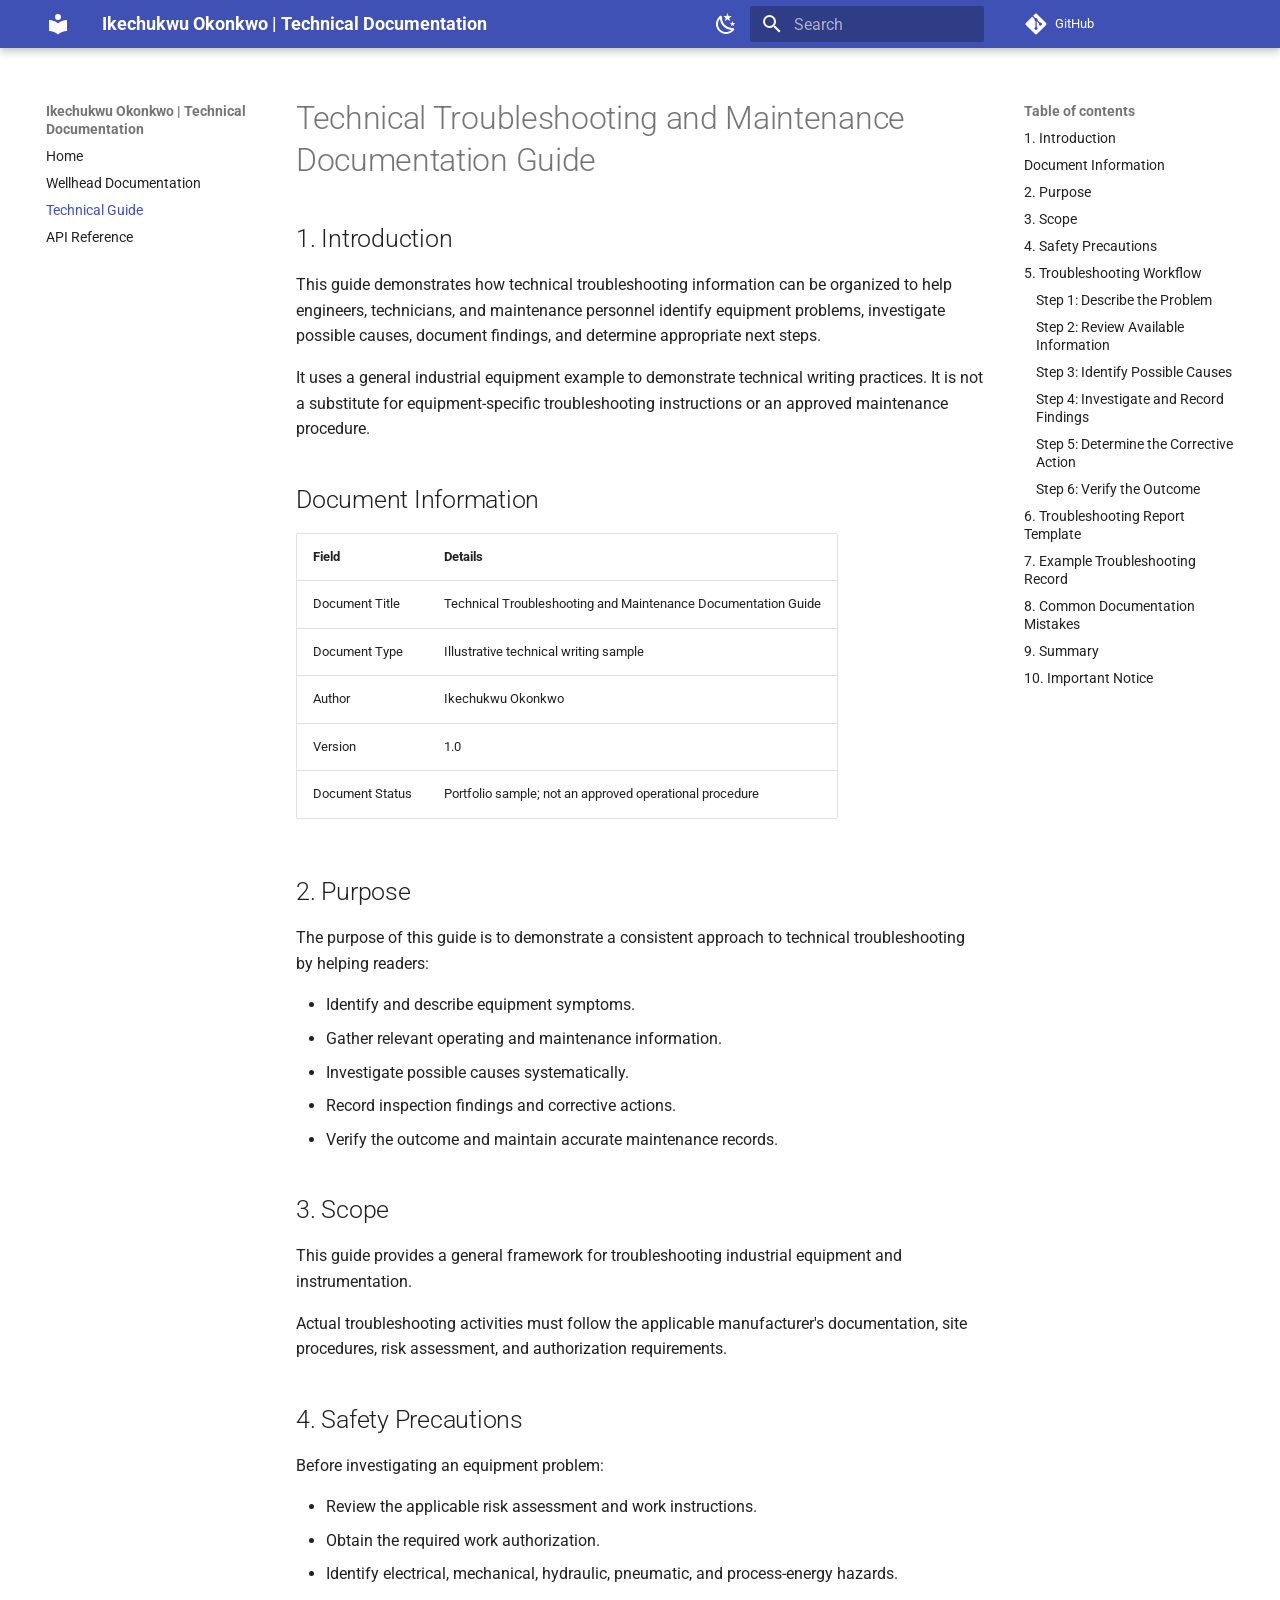
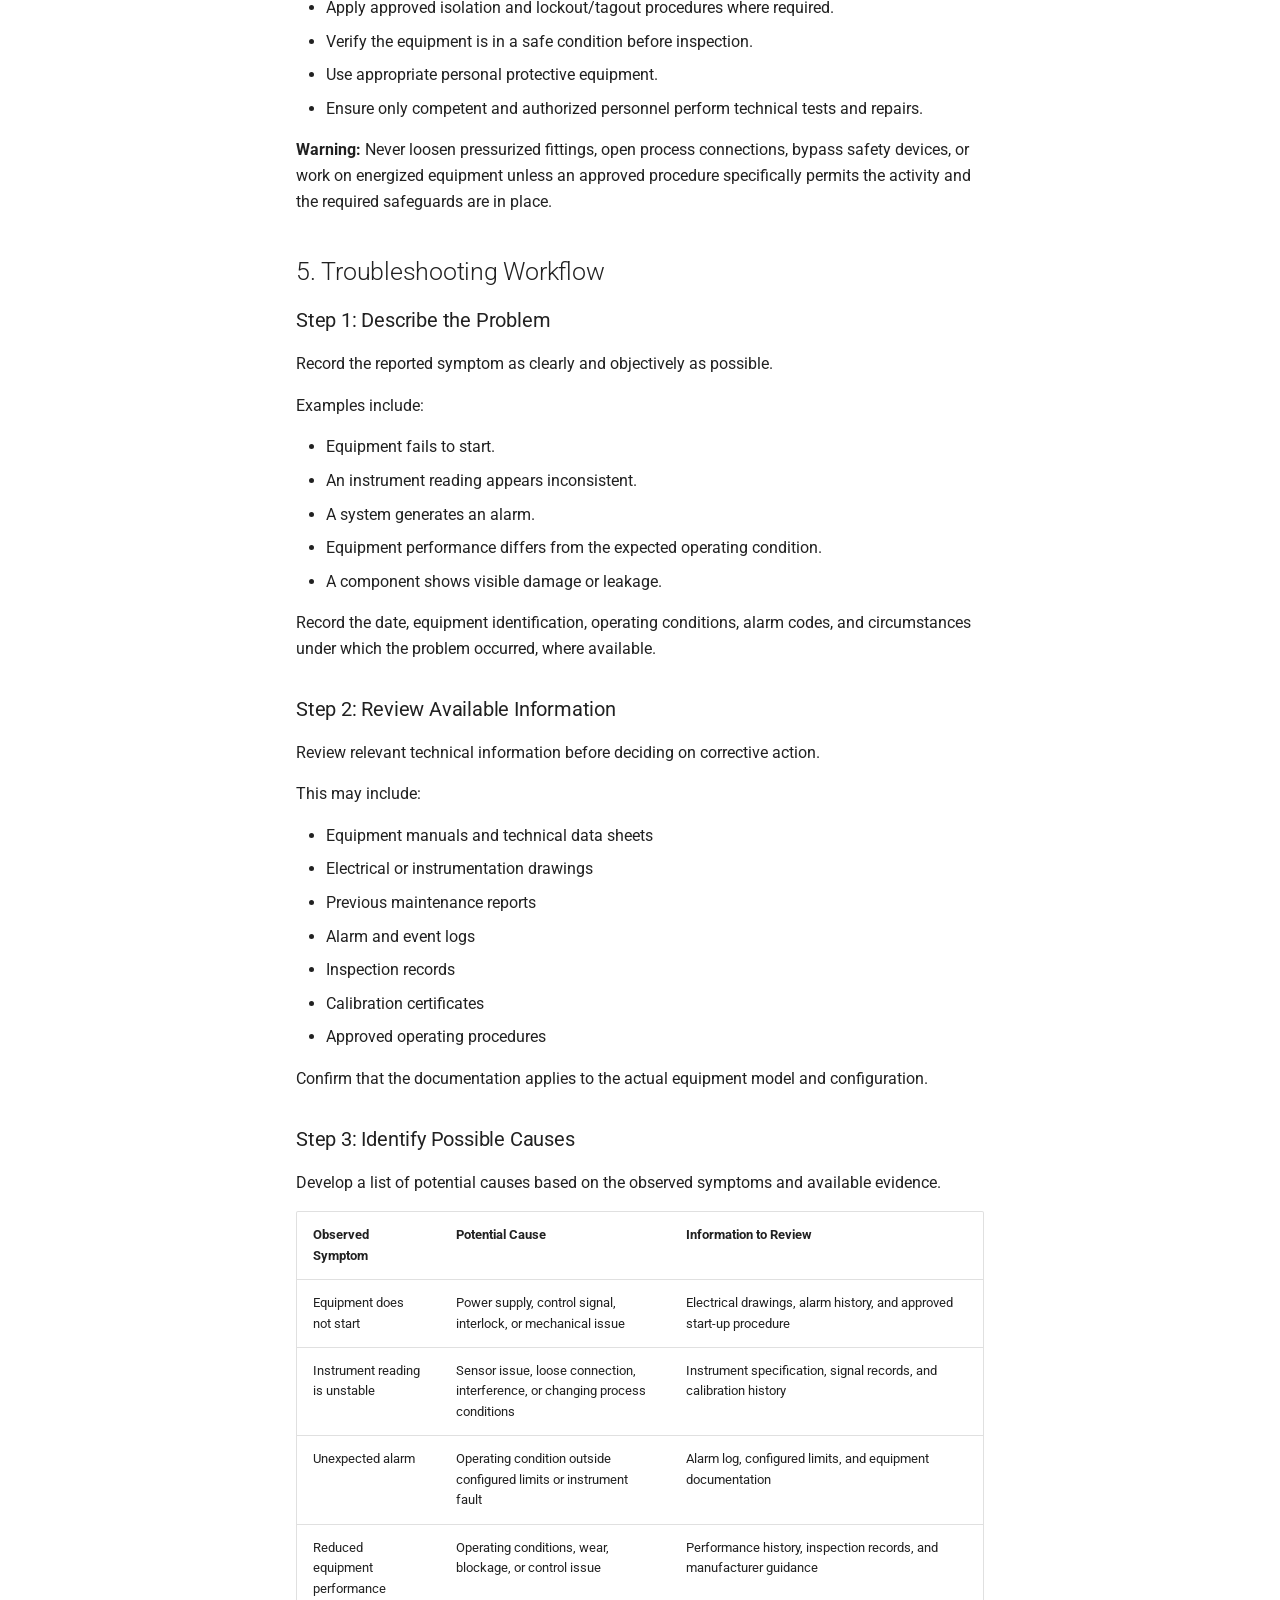
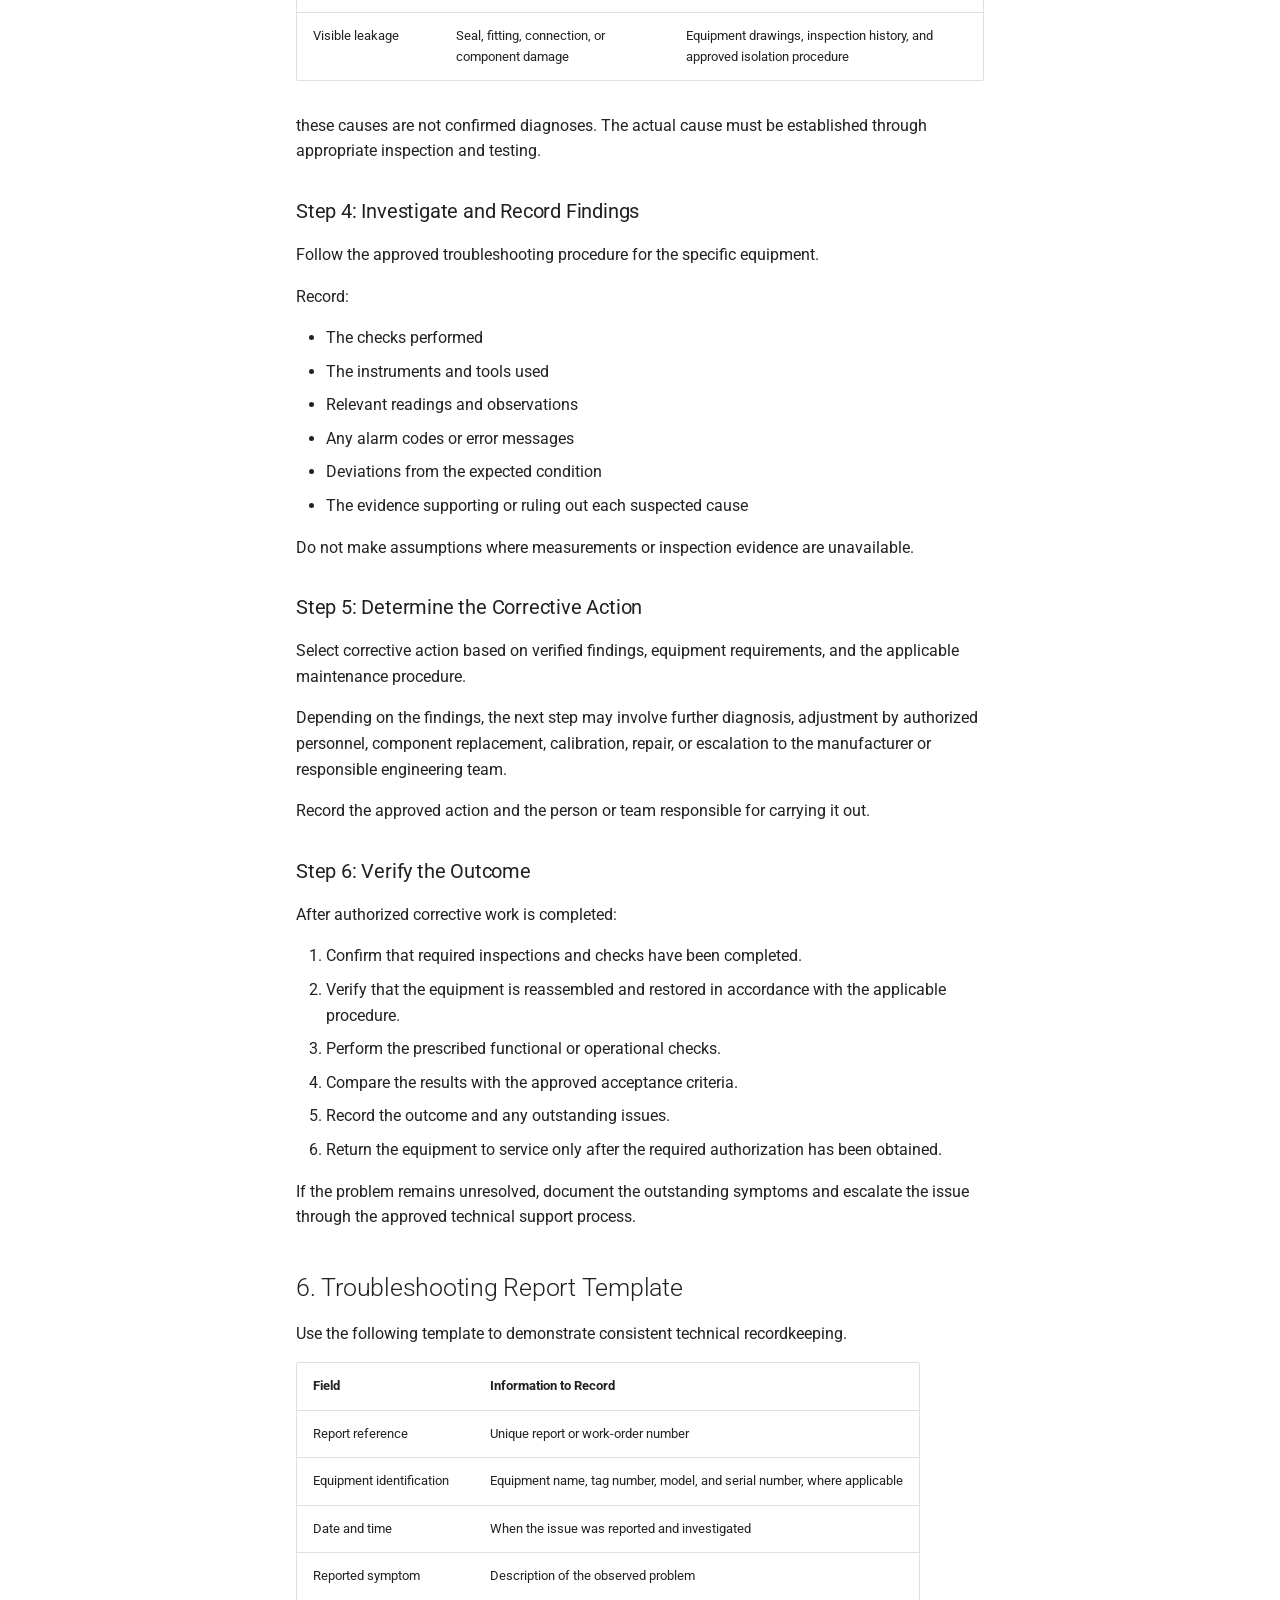
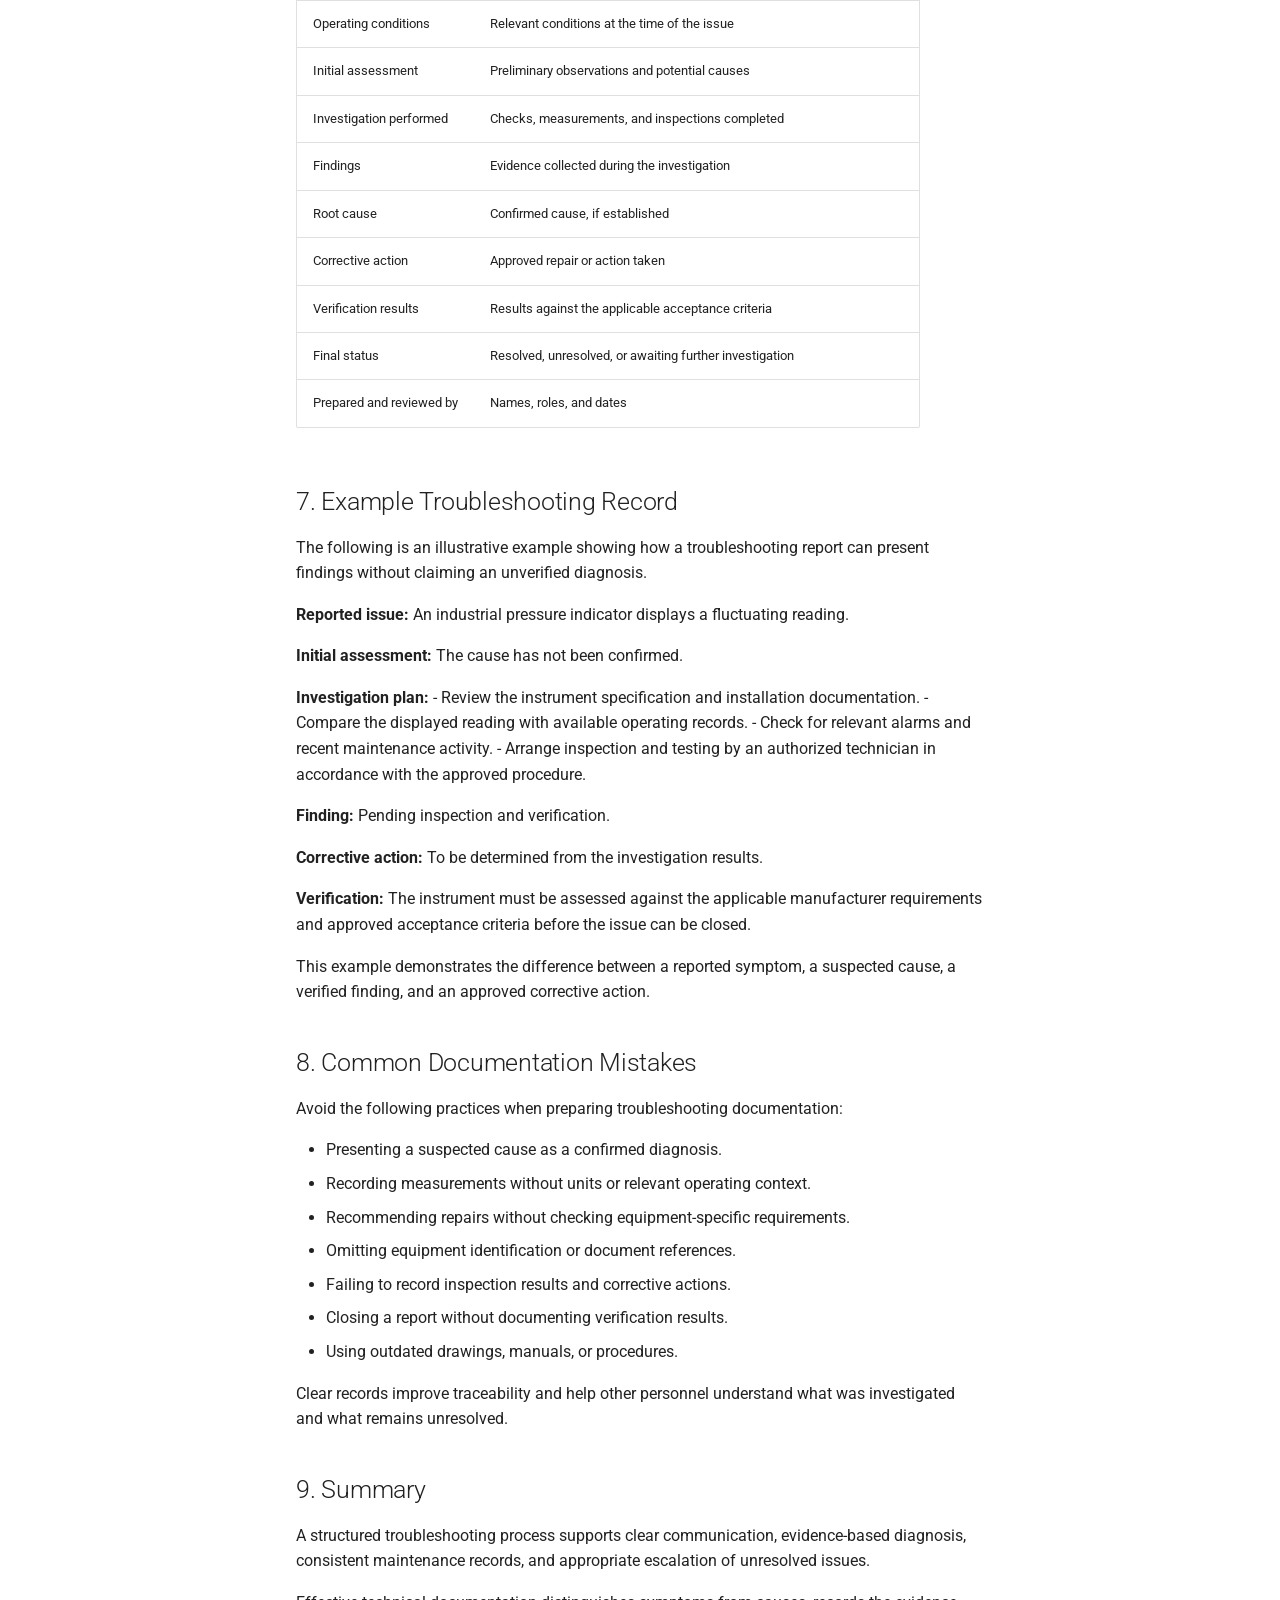
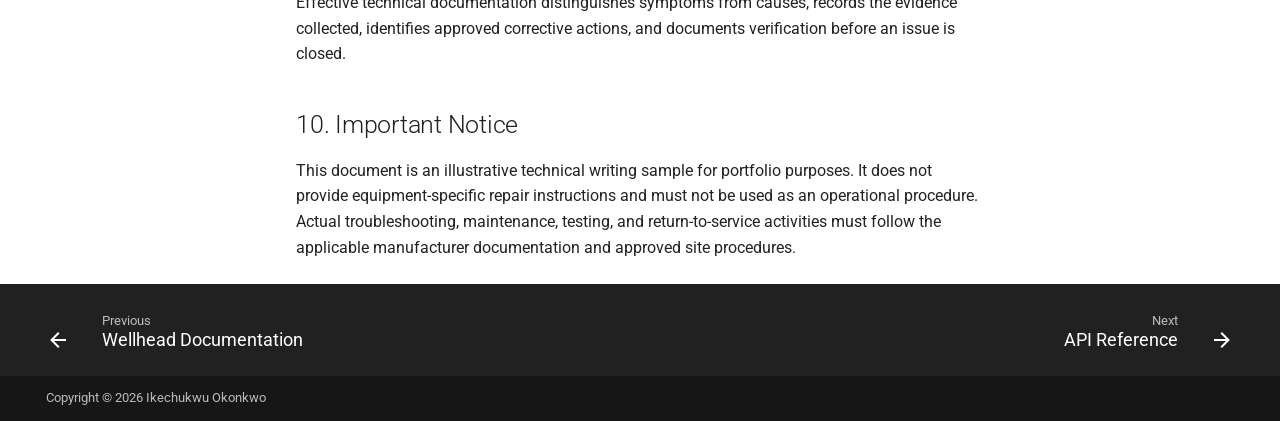
<file: Guide2/index.html>
<!doctype html>
<html lang="en" class="no-js">
  <head>
    
      <meta charset="utf-8">
      <meta name="viewport" content="width=device-width,initial-scale=1">
      
        <meta name="description" content="Technical writing portfolio featuring wellhead engineering documentation, technical guides, and API documentation.">
      
      
        <meta name="author" content="Ikechukwu Okonkwo">
      
      
        <link rel="canonical" href="https://stevike.github.io/My-docs/Guide2/">
      
      
        <link rel="prev" href="../Guide/">
      
      
        <link rel="next" href="../api-guide/">
      
      
        
      
      
      <link rel="icon" href="../assets/images/favicon.png">
      <meta name="generator" content="mkdocs-1.6.1, mkdocs-material-9.8.0">
    
    
      
        <title>Technical Guide - Ikechukwu Okonkwo | Technical Documentation</title>
      
    
    
      <link rel="stylesheet" href="../assets/stylesheets/main.57a0d79d.min.css">
      
        
        <link rel="stylesheet" href="../assets/stylesheets/palette.fb2fffe2.min.css">
      
      


    
    
      
    
    
      
        
        
        <link rel="preconnect" href="https://fonts.gstatic.com" crossorigin>
        <link rel="stylesheet" href="https://fonts.googleapis.com/css?family=Roboto:300,300i,400,400i,700,700i%7CRoboto+Mono:400,400i,700,700i&display=fallback">
        <style>:root{--md-text-font:"Roboto";--md-code-font:"Roboto Mono"}</style>
      
    
    
      <link rel="stylesheet" href="../styles/extra.css">
    
    <script>__md_scope=new URL("..",location),__md_hash=e=>[...e].reduce(((e,_)=>(e<<5)-e+_.charCodeAt(0)),0),__md_get=(e,_=localStorage,t=__md_scope)=>JSON.parse(_.getItem(t.pathname+"."+e)),__md_set=(e,_,t=localStorage,a=__md_scope)=>{try{t.setItem(a.pathname+"."+e,JSON.stringify(_))}catch(e){}}</script>
    
      

    
    
  </head>
  
  
    
    
      
    
    
    
    
    <body dir="ltr" data-md-color-scheme="default" data-md-color-primary="indigo" data-md-color-accent="teal">
  
    
    <input class="md-toggle" data-md-toggle="drawer" type="checkbox" id="__drawer" autocomplete="off">
    <input class="md-toggle" data-md-toggle="search" type="checkbox" id="__search" autocomplete="off">
    <label class="md-overlay" for="__drawer"></label>
    <div data-md-component="skip">
      
        
        <a href="#technical-troubleshooting-and-maintenance-documentation-guide" class="md-skip">
          Skip to content
        </a>
      
    </div>
    <div data-md-component="announce">
      
    </div>
    
    
      

  

<header class="md-header md-header--shadow" data-md-component="header">
  <nav class="md-header__inner md-grid" aria-label="Header">
    <a href=".." title="Ikechukwu Okonkwo | Technical Documentation" class="md-header__button md-logo" aria-label="Ikechukwu Okonkwo | Technical Documentation" data-md-component="logo">
      
  
  <svg xmlns="http://www.w3.org/2000/svg" viewBox="0 0 24 24"><path d="M12 8a3 3 0 0 0 3-3 3 3 0 0 0-3-3 3 3 0 0 0-3 3 3 3 0 0 0 3 3m0 3.54C9.64 9.35 6.5 8 3 8v11c3.5 0 6.64 1.35 9 3.54 2.36-2.19 5.5-3.54 9-3.54V8c-3.5 0-6.64 1.35-9 3.54"/></svg>

    </a>
    <label class="md-header__button md-icon" for="__drawer">
      
      <svg xmlns="http://www.w3.org/2000/svg" viewBox="0 0 24 24"><path d="M3 6h18v2H3zm0 5h18v2H3zm0 5h18v2H3z"/></svg>
    </label>
    <div class="md-header__title" data-md-component="header-title">
      <div class="md-header__ellipsis">
        <div class="md-header__topic">
          <span class="md-ellipsis">
            Ikechukwu Okonkwo | Technical Documentation
          </span>
        </div>
        <div class="md-header__topic" data-md-component="header-topic">
          <span class="md-ellipsis">
            
              Technical Guide
            
          </span>
        </div>
      </div>
    </div>
    
      
        <form class="md-header__option" data-md-component="palette">
  
    
    
    
    <input class="md-option" data-md-color-media="" data-md-color-scheme="default" data-md-color-primary="indigo" data-md-color-accent="teal"  aria-label="Switch to dark mode"  type="radio" name="__palette" id="__palette_0">
    
      <label class="md-header__button md-icon" title="Switch to dark mode" for="__palette_1" hidden>
        <svg xmlns="http://www.w3.org/2000/svg" viewBox="0 0 24 24"><path d="m17.75 4.09-2.53 1.94.91 3.06-2.63-1.81-2.63 1.81.91-3.06-2.53-1.94L12.44 4l1.06-3 1.06 3zm3.5 6.91-1.64 1.25.59 1.98-1.7-1.17-1.7 1.17.59-1.98L15.75 11l2.06-.05L18.5 9l.69 1.95zm-2.28 4.95c.83-.08 1.72 1.1 1.19 1.85-.32.45-.66.87-1.08 1.27C15.17 23 8.84 23 4.94 19.07c-3.91-3.9-3.91-10.24 0-14.14.4-.4.82-.76 1.27-1.08.75-.53 1.93.36 1.85 1.19-.27 2.86.69 5.83 2.89 8.02a9.96 9.96 0 0 0 8.02 2.89m-1.64 2.02a12.08 12.08 0 0 1-7.8-3.47c-2.17-2.19-3.33-5-3.49-7.82-2.81 3.14-2.7 7.96.31 10.98 3.02 3.01 7.84 3.12 10.98.31"/></svg>
      </label>
    
  
    
    
    
    <input class="md-option" data-md-color-media="" data-md-color-scheme="slate" data-md-color-primary="indigo" data-md-color-accent="teal"  aria-label="Switch to light mode"  type="radio" name="__palette" id="__palette_1">
    
      <label class="md-header__button md-icon" title="Switch to light mode" for="__palette_0" hidden>
        <svg xmlns="http://www.w3.org/2000/svg" viewBox="0 0 24 24"><path d="M12 7a5 5 0 0 1 5 5 5 5 0 0 1-5 5 5 5 0 0 1-5-5 5 5 0 0 1 5-5m0 2a3 3 0 0 0-3 3 3 3 0 0 0 3 3 3 3 0 0 0 3-3 3 3 0 0 0-3-3m0-7 2.39 3.42C13.65 5.15 12.84 5 12 5s-1.65.15-2.39.42zM3.34 7l4.16-.35A7.2 7.2 0 0 0 5.94 8.5c-.44.74-.69 1.5-.83 2.29zm.02 10 1.76-3.77a7.131 7.131 0 0 0 2.38 4.14zM20.65 7l-1.77 3.79a7.02 7.02 0 0 0-2.38-4.15zm-.01 10-4.14.36c.59-.51 1.12-1.14 1.54-1.86.42-.73.69-1.5.83-2.29zM12 22l-2.41-3.44c.74.27 1.55.44 2.41.44.82 0 1.63-.17 2.37-.44z"/></svg>
      </label>
    
  
</form>
      
    
    
      <script>var palette=__md_get("__palette");if(palette&&palette.color){if("(prefers-color-scheme)"===palette.color.media){var media=matchMedia("(prefers-color-scheme: light)"),input=document.querySelector(media.matches?"[data-md-color-media='(prefers-color-scheme: light)']":"[data-md-color-media='(prefers-color-scheme: dark)']");palette.color.media=input.getAttribute("data-md-color-media"),palette.color.scheme=input.getAttribute("data-md-color-scheme"),palette.color.primary=input.getAttribute("data-md-color-primary"),palette.color.accent=input.getAttribute("data-md-color-accent")}for(var[key,value]of Object.entries(palette.color))document.body.setAttribute("data-md-color-"+key,value)}</script>
    
    
    
      
      
        <label class="md-header__button md-icon" for="__search">
          
          <svg xmlns="http://www.w3.org/2000/svg" viewBox="0 0 24 24"><path d="M9.5 3A6.5 6.5 0 0 1 16 9.5c0 1.61-.59 3.09-1.56 4.23l.27.27h.79l5 5-1.5 1.5-5-5v-.79l-.27-.27A6.52 6.52 0 0 1 9.5 16 6.5 6.5 0 0 1 3 9.5 6.5 6.5 0 0 1 9.5 3m0 2C7 5 5 7 5 9.5S7 14 9.5 14 14 12 14 9.5 12 5 9.5 5"/></svg>
        </label>
        <div class="md-search" data-md-component="search" role="dialog">
  <label class="md-search__overlay" for="__search"></label>
  <div class="md-search__inner" role="search">
    <form class="md-search__form" name="search">
      <input type="text" class="md-search__input" name="query" aria-label="Search" placeholder="Search" autocapitalize="off" autocorrect="off" autocomplete="off" spellcheck="false" data-md-component="search-query" required>
      <label class="md-search__icon md-icon" for="__search">
        
        <svg xmlns="http://www.w3.org/2000/svg" viewBox="0 0 24 24"><path d="M9.5 3A6.5 6.5 0 0 1 16 9.5c0 1.61-.59 3.09-1.56 4.23l.27.27h.79l5 5-1.5 1.5-5-5v-.79l-.27-.27A6.52 6.52 0 0 1 9.5 16 6.5 6.5 0 0 1 3 9.5 6.5 6.5 0 0 1 9.5 3m0 2C7 5 5 7 5 9.5S7 14 9.5 14 14 12 14 9.5 12 5 9.5 5"/></svg>
        
        <svg xmlns="http://www.w3.org/2000/svg" viewBox="0 0 24 24"><path d="M20 11v2H8l5.5 5.5-1.42 1.42L4.16 12l7.92-7.92L13.5 5.5 8 11z"/></svg>
      </label>
      <nav class="md-search__options" aria-label="Search">
        
        <button type="reset" class="md-search__icon md-icon" title="Clear" aria-label="Clear" tabindex="-1">
          
          <svg xmlns="http://www.w3.org/2000/svg" viewBox="0 0 24 24"><path d="M19 6.41 17.59 5 12 10.59 6.41 5 5 6.41 10.59 12 5 17.59 6.41 19 12 13.41 17.59 19 19 17.59 13.41 12z"/></svg>
        </button>
      </nav>
      
        <div class="md-search__suggest" data-md-component="search-suggest"></div>
      
    </form>
    <div class="md-search__output">
      <div class="md-search__scrollwrap" tabindex="0" data-md-scrollfix>
        <div class="md-search-result" data-md-component="search-result">
          <div class="md-search-result__meta">
            Initializing search
          </div>
          <ol class="md-search-result__list" role="presentation"></ol>
        </div>
      </div>
    </div>
  </div>
</div>
      
    
    
      <div class="md-header__source">
        <a href="https://github.com/Stevike/My-docs" title="Go to repository" class="md-source" data-md-component="source">
  <div class="md-source__icon md-icon">
    
    <svg xmlns="http://www.w3.org/2000/svg" viewBox="0 0 448 512"><!--! Font Awesome Free 7.1.0 by @fontawesome - https://fontawesome.com License - https://fontawesome.com/license/free (Icons: CC BY 4.0, Fonts: SIL OFL 1.1, Code: MIT License) Copyright 2025 Fonticons, Inc.--><path d="M439.6 236.1 244 40.5c-5.4-5.5-12.8-8.5-20.4-8.5s-15 3-20.4 8.4L162.5 81l51.5 51.5c27.1-9.1 52.7 16.8 43.4 43.7l49.7 49.7c34.2-11.8 61.2 31 35.5 56.7-26.5 26.5-70.2-2.9-56-37.3L240.3 199v121.9c25.3 12.5 22.3 41.8 9.1 55-6.4 6.4-15.2 10.1-24.3 10.1s-17.8-3.6-24.3-10.1c-17.6-17.6-11.1-46.9 11.2-56v-123c-20.8-8.5-24.6-30.7-18.6-45L142.6 101 8.5 235.1C3 240.6 0 247.9 0 255.5s3 15 8.5 20.4l195.6 195.7c5.4 5.4 12.7 8.4 20.4 8.4s15-3 20.4-8.4l194.7-194.7c5.4-5.4 8.4-12.8 8.4-20.4s-3-15-8.4-20.4"/></svg>
  </div>
  <div class="md-source__repository">
    GitHub
  </div>
</a>
      </div>
    
  </nav>
  
</header>
    
    <div class="md-container" data-md-component="container">
      
      
        
          
        
      
      <main class="md-main" data-md-component="main">
        <div class="md-main__inner md-grid">
          
            
              
              <div class="md-sidebar md-sidebar--primary" data-md-component="sidebar" data-md-type="navigation" >
                <div class="md-sidebar__scrollwrap">
                  <div class="md-sidebar__inner">
                    



<nav class="md-nav md-nav--primary" aria-label="Navigation" data-md-level="0">
  <label class="md-nav__title" for="__drawer">
    <a href=".." title="Ikechukwu Okonkwo | Technical Documentation" class="md-nav__button md-logo" aria-label="Ikechukwu Okonkwo | Technical Documentation" data-md-component="logo">
      
  
  <svg xmlns="http://www.w3.org/2000/svg" viewBox="0 0 24 24"><path d="M12 8a3 3 0 0 0 3-3 3 3 0 0 0-3-3 3 3 0 0 0-3 3 3 3 0 0 0 3 3m0 3.54C9.64 9.35 6.5 8 3 8v11c3.5 0 6.64 1.35 9 3.54 2.36-2.19 5.5-3.54 9-3.54V8c-3.5 0-6.64 1.35-9 3.54"/></svg>

    </a>
    Ikechukwu Okonkwo | Technical Documentation
  </label>
  
    <div class="md-nav__source">
      <a href="https://github.com/Stevike/My-docs" title="Go to repository" class="md-source" data-md-component="source">
  <div class="md-source__icon md-icon">
    
    <svg xmlns="http://www.w3.org/2000/svg" viewBox="0 0 448 512"><!--! Font Awesome Free 7.1.0 by @fontawesome - https://fontawesome.com License - https://fontawesome.com/license/free (Icons: CC BY 4.0, Fonts: SIL OFL 1.1, Code: MIT License) Copyright 2025 Fonticons, Inc.--><path d="M439.6 236.1 244 40.5c-5.4-5.5-12.8-8.5-20.4-8.5s-15 3-20.4 8.4L162.5 81l51.5 51.5c27.1-9.1 52.7 16.8 43.4 43.7l49.7 49.7c34.2-11.8 61.2 31 35.5 56.7-26.5 26.5-70.2-2.9-56-37.3L240.3 199v121.9c25.3 12.5 22.3 41.8 9.1 55-6.4 6.4-15.2 10.1-24.3 10.1s-17.8-3.6-24.3-10.1c-17.6-17.6-11.1-46.9 11.2-56v-123c-20.8-8.5-24.6-30.7-18.6-45L142.6 101 8.5 235.1C3 240.6 0 247.9 0 255.5s3 15 8.5 20.4l195.6 195.7c5.4 5.4 12.7 8.4 20.4 8.4s15-3 20.4-8.4l194.7-194.7c5.4-5.4 8.4-12.8 8.4-20.4s-3-15-8.4-20.4"/></svg>
  </div>
  <div class="md-source__repository">
    GitHub
  </div>
</a>
    </div>
  
  <ul class="md-nav__list" data-md-scrollfix>
    
      
      
  
  
  
  
    <li class="md-nav__item">
      <a href=".." class="md-nav__link">
        
  
  
  <span class="md-ellipsis">
    
  
    Home
  

    
  </span>
  
  

      </a>
    </li>
  

    
      
      
  
  
  
  
    <li class="md-nav__item">
      <a href="../Guide/" class="md-nav__link">
        
  
  
  <span class="md-ellipsis">
    
  
    Wellhead Documentation
  

    
  </span>
  
  

      </a>
    </li>
  

    
      
      
  
  
    
  
  
  
    <li class="md-nav__item md-nav__item--active">
      
      <input class="md-nav__toggle md-toggle" type="checkbox" id="__toc">
      
      
        
      
      
        <label class="md-nav__link md-nav__link--active" for="__toc">
          
  
  
  <span class="md-ellipsis">
    
  
    Technical Guide
  

    
  </span>
  
  

          <span class="md-nav__icon md-icon"></span>
        </label>
      
      <a href="./" class="md-nav__link md-nav__link--active">
        
  
  
  <span class="md-ellipsis">
    
  
    Technical Guide
  

    
  </span>
  
  

      </a>
      
        

<nav class="md-nav md-nav--secondary" aria-label="Table of contents">
  
  
  
    
  
  
    <label class="md-nav__title" for="__toc">
      <span class="md-nav__icon md-icon"></span>
      Table of contents
    </label>
    <ul class="md-nav__list" data-md-component="toc" data-md-scrollfix>
      
        <li class="md-nav__item">
  <a href="#1-introduction" class="md-nav__link">
    <span class="md-ellipsis">
      
        1. Introduction
      
    </span>
  </a>
  
</li>
      
        <li class="md-nav__item">
  <a href="#document-information" class="md-nav__link">
    <span class="md-ellipsis">
      
        Document Information
      
    </span>
  </a>
  
</li>
      
        <li class="md-nav__item">
  <a href="#2-purpose" class="md-nav__link">
    <span class="md-ellipsis">
      
        2. Purpose
      
    </span>
  </a>
  
</li>
      
        <li class="md-nav__item">
  <a href="#3-scope" class="md-nav__link">
    <span class="md-ellipsis">
      
        3. Scope
      
    </span>
  </a>
  
</li>
      
        <li class="md-nav__item">
  <a href="#4-safety-precautions" class="md-nav__link">
    <span class="md-ellipsis">
      
        4. Safety Precautions
      
    </span>
  </a>
  
</li>
      
        <li class="md-nav__item">
  <a href="#5-troubleshooting-workflow" class="md-nav__link">
    <span class="md-ellipsis">
      
        5. Troubleshooting Workflow
      
    </span>
  </a>
  
    <nav class="md-nav" aria-label="5. Troubleshooting Workflow">
      <ul class="md-nav__list">
        
          <li class="md-nav__item">
  <a href="#step-1-describe-the-problem" class="md-nav__link">
    <span class="md-ellipsis">
      
        Step 1: Describe the Problem
      
    </span>
  </a>
  
</li>
        
          <li class="md-nav__item">
  <a href="#step-2-review-available-information" class="md-nav__link">
    <span class="md-ellipsis">
      
        Step 2: Review Available Information
      
    </span>
  </a>
  
</li>
        
          <li class="md-nav__item">
  <a href="#step-3-identify-possible-causes" class="md-nav__link">
    <span class="md-ellipsis">
      
        Step 3: Identify Possible Causes
      
    </span>
  </a>
  
</li>
        
          <li class="md-nav__item">
  <a href="#step-4-investigate-and-record-findings" class="md-nav__link">
    <span class="md-ellipsis">
      
        Step 4: Investigate and Record Findings
      
    </span>
  </a>
  
</li>
        
          <li class="md-nav__item">
  <a href="#step-5-determine-the-corrective-action" class="md-nav__link">
    <span class="md-ellipsis">
      
        Step 5: Determine the Corrective Action
      
    </span>
  </a>
  
</li>
        
          <li class="md-nav__item">
  <a href="#step-6-verify-the-outcome" class="md-nav__link">
    <span class="md-ellipsis">
      
        Step 6: Verify the Outcome
      
    </span>
  </a>
  
</li>
        
      </ul>
    </nav>
  
</li>
      
        <li class="md-nav__item">
  <a href="#6-troubleshooting-report-template" class="md-nav__link">
    <span class="md-ellipsis">
      
        6. Troubleshooting Report Template
      
    </span>
  </a>
  
</li>
      
        <li class="md-nav__item">
  <a href="#7-example-troubleshooting-record" class="md-nav__link">
    <span class="md-ellipsis">
      
        7. Example Troubleshooting Record
      
    </span>
  </a>
  
</li>
      
        <li class="md-nav__item">
  <a href="#8-common-documentation-mistakes" class="md-nav__link">
    <span class="md-ellipsis">
      
        8. Common Documentation Mistakes
      
    </span>
  </a>
  
</li>
      
        <li class="md-nav__item">
  <a href="#9-summary" class="md-nav__link">
    <span class="md-ellipsis">
      
        9. Summary
      
    </span>
  </a>
  
</li>
      
        <li class="md-nav__item">
  <a href="#10-important-notice" class="md-nav__link">
    <span class="md-ellipsis">
      
        10. Important Notice
      
    </span>
  </a>
  
</li>
      
    </ul>
  
</nav>
      
    </li>
  

    
      
      
  
  
  
  
    <li class="md-nav__item">
      <a href="../api-guide/" class="md-nav__link">
        
  
  
  <span class="md-ellipsis">
    
  
    API Reference
  

    
  </span>
  
  

      </a>
    </li>
  

    
  </ul>
</nav>
                  </div>
                </div>
              </div>
            
            
              
              <div class="md-sidebar md-sidebar--secondary" data-md-component="sidebar" data-md-type="toc" >
                <div class="md-sidebar__scrollwrap">
                  <div class="md-sidebar__inner">
                    

<nav class="md-nav md-nav--secondary" aria-label="Table of contents">
  
  
  
    
  
  
    <label class="md-nav__title" for="__toc">
      <span class="md-nav__icon md-icon"></span>
      Table of contents
    </label>
    <ul class="md-nav__list" data-md-component="toc" data-md-scrollfix>
      
        <li class="md-nav__item">
  <a href="#1-introduction" class="md-nav__link">
    <span class="md-ellipsis">
      
        1. Introduction
      
    </span>
  </a>
  
</li>
      
        <li class="md-nav__item">
  <a href="#document-information" class="md-nav__link">
    <span class="md-ellipsis">
      
        Document Information
      
    </span>
  </a>
  
</li>
      
        <li class="md-nav__item">
  <a href="#2-purpose" class="md-nav__link">
    <span class="md-ellipsis">
      
        2. Purpose
      
    </span>
  </a>
  
</li>
      
        <li class="md-nav__item">
  <a href="#3-scope" class="md-nav__link">
    <span class="md-ellipsis">
      
        3. Scope
      
    </span>
  </a>
  
</li>
      
        <li class="md-nav__item">
  <a href="#4-safety-precautions" class="md-nav__link">
    <span class="md-ellipsis">
      
        4. Safety Precautions
      
    </span>
  </a>
  
</li>
      
        <li class="md-nav__item">
  <a href="#5-troubleshooting-workflow" class="md-nav__link">
    <span class="md-ellipsis">
      
        5. Troubleshooting Workflow
      
    </span>
  </a>
  
    <nav class="md-nav" aria-label="5. Troubleshooting Workflow">
      <ul class="md-nav__list">
        
          <li class="md-nav__item">
  <a href="#step-1-describe-the-problem" class="md-nav__link">
    <span class="md-ellipsis">
      
        Step 1: Describe the Problem
      
    </span>
  </a>
  
</li>
        
          <li class="md-nav__item">
  <a href="#step-2-review-available-information" class="md-nav__link">
    <span class="md-ellipsis">
      
        Step 2: Review Available Information
      
    </span>
  </a>
  
</li>
        
          <li class="md-nav__item">
  <a href="#step-3-identify-possible-causes" class="md-nav__link">
    <span class="md-ellipsis">
      
        Step 3: Identify Possible Causes
      
    </span>
  </a>
  
</li>
        
          <li class="md-nav__item">
  <a href="#step-4-investigate-and-record-findings" class="md-nav__link">
    <span class="md-ellipsis">
      
        Step 4: Investigate and Record Findings
      
    </span>
  </a>
  
</li>
        
          <li class="md-nav__item">
  <a href="#step-5-determine-the-corrective-action" class="md-nav__link">
    <span class="md-ellipsis">
      
        Step 5: Determine the Corrective Action
      
    </span>
  </a>
  
</li>
        
          <li class="md-nav__item">
  <a href="#step-6-verify-the-outcome" class="md-nav__link">
    <span class="md-ellipsis">
      
        Step 6: Verify the Outcome
      
    </span>
  </a>
  
</li>
        
      </ul>
    </nav>
  
</li>
      
        <li class="md-nav__item">
  <a href="#6-troubleshooting-report-template" class="md-nav__link">
    <span class="md-ellipsis">
      
        6. Troubleshooting Report Template
      
    </span>
  </a>
  
</li>
      
        <li class="md-nav__item">
  <a href="#7-example-troubleshooting-record" class="md-nav__link">
    <span class="md-ellipsis">
      
        7. Example Troubleshooting Record
      
    </span>
  </a>
  
</li>
      
        <li class="md-nav__item">
  <a href="#8-common-documentation-mistakes" class="md-nav__link">
    <span class="md-ellipsis">
      
        8. Common Documentation Mistakes
      
    </span>
  </a>
  
</li>
      
        <li class="md-nav__item">
  <a href="#9-summary" class="md-nav__link">
    <span class="md-ellipsis">
      
        9. Summary
      
    </span>
  </a>
  
</li>
      
        <li class="md-nav__item">
  <a href="#10-important-notice" class="md-nav__link">
    <span class="md-ellipsis">
      
        10. Important Notice
      
    </span>
  </a>
  
</li>
      
    </ul>
  
</nav>
                  </div>
                </div>
              </div>
            
          
          
            <div class="md-content" data-md-component="content">
              
              <article class="md-content__inner md-typeset">
                
                  


  
  


<h1 id="technical-troubleshooting-and-maintenance-documentation-guide">Technical Troubleshooting and Maintenance Documentation Guide</h1>
<h2 id="1-introduction">1. Introduction</h2>
<p>This guide demonstrates how technical troubleshooting information can be organized to help engineers, technicians, and maintenance personnel identify equipment problems, investigate possible causes, document findings, and determine appropriate next steps.</p>
<p>It uses a general industrial equipment example to demonstrate technical writing practices. It is not a substitute for equipment-specific troubleshooting instructions or an approved maintenance procedure.</p>
<h2 id="document-information">Document Information</h2>
<table>
<thead>
<tr>
<th>Field</th>
<th>Details</th>
</tr>
</thead>
<tbody>
<tr>
<td>Document Title</td>
<td>Technical Troubleshooting and Maintenance Documentation Guide</td>
</tr>
<tr>
<td>Document Type</td>
<td>Illustrative technical writing sample</td>
</tr>
<tr>
<td>Author</td>
<td>Ikechukwu Okonkwo</td>
</tr>
<tr>
<td>Version</td>
<td>1.0</td>
</tr>
<tr>
<td>Document Status</td>
<td>Portfolio sample; not an approved operational procedure</td>
</tr>
</tbody>
</table>
<h2 id="2-purpose">2. Purpose</h2>
<p>The purpose of this guide is to demonstrate a consistent approach to technical troubleshooting by helping readers:</p>
<ul>
<li>Identify and describe equipment symptoms.</li>
<li>Gather relevant operating and maintenance information.</li>
<li>Investigate possible causes systematically.</li>
<li>Record inspection findings and corrective actions.</li>
<li>Verify the outcome and maintain accurate maintenance records.</li>
</ul>
<h2 id="3-scope">3. Scope</h2>
<p>This guide provides a general framework for troubleshooting industrial equipment and instrumentation.</p>
<p>Actual troubleshooting activities must follow the applicable manufacturer's documentation, site procedures, risk assessment, and authorization requirements.</p>
<h2 id="4-safety-precautions">4. Safety Precautions</h2>
<p>Before investigating an equipment problem:</p>
<ul>
<li>Review the applicable risk assessment and work instructions.</li>
<li>Obtain the required work authorization.</li>
<li>Identify electrical, mechanical, hydraulic, pneumatic, and process-energy hazards.</li>
<li>Apply approved isolation and lockout/tagout procedures where required.</li>
<li>Verify the equipment is in a safe condition before inspection.</li>
<li>Use appropriate personal protective equipment.</li>
<li>Ensure only competent and authorized personnel perform technical tests and repairs.</li>
</ul>
<p><strong>Warning:</strong> Never loosen pressurized fittings, open process connections, bypass safety devices, or work on energized equipment unless an approved procedure specifically permits the activity and the required safeguards are in place.</p>
<h2 id="5-troubleshooting-workflow">5. Troubleshooting Workflow</h2>
<h3 id="step-1-describe-the-problem">Step 1: Describe the Problem</h3>
<p>Record the reported symptom as clearly and objectively as possible.</p>
<p>Examples include:</p>
<ul>
<li>Equipment fails to start.</li>
<li>An instrument reading appears inconsistent.</li>
<li>A system generates an alarm.</li>
<li>Equipment performance differs from the expected operating condition.</li>
<li>A component shows visible damage or leakage.</li>
</ul>
<p>Record the date, equipment identification, operating conditions, alarm codes, and circumstances under which the problem occurred, where available.</p>
<h3 id="step-2-review-available-information">Step 2: Review Available Information</h3>
<p>Review relevant technical information before deciding on corrective action.</p>
<p>This may include:</p>
<ul>
<li>Equipment manuals and technical data sheets</li>
<li>Electrical or instrumentation drawings</li>
<li>Previous maintenance reports</li>
<li>Alarm and event logs</li>
<li>Inspection records</li>
<li>Calibration certificates</li>
<li>Approved operating procedures</li>
</ul>
<p>Confirm that the documentation applies to the actual equipment model and configuration.</p>
<h3 id="step-3-identify-possible-causes">Step 3: Identify Possible Causes</h3>
<p>Develop a list of potential causes based on the observed symptoms and available evidence.</p>
<table>
<thead>
<tr>
<th>Observed Symptom</th>
<th>Potential Cause</th>
<th>Information to Review</th>
</tr>
</thead>
<tbody>
<tr>
<td>Equipment does not start</td>
<td>Power supply, control signal, interlock, or mechanical issue</td>
<td>Electrical drawings, alarm history, and approved start-up procedure</td>
</tr>
<tr>
<td>Instrument reading is unstable</td>
<td>Sensor issue, loose connection, interference, or changing process conditions</td>
<td>Instrument specification, signal records, and calibration history</td>
</tr>
<tr>
<td>Unexpected alarm</td>
<td>Operating condition outside configured limits or instrument fault</td>
<td>Alarm log, configured limits, and equipment documentation</td>
</tr>
<tr>
<td>Reduced equipment performance</td>
<td>Operating conditions, wear, blockage, or control issue</td>
<td>Performance history, inspection records, and manufacturer guidance</td>
</tr>
<tr>
<td>Visible leakage</td>
<td>Seal, fitting, connection, or component damage</td>
<td>Equipment drawings, inspection history, and approved isolation procedure</td>
</tr>
</tbody>
</table>
<p>these causes are not confirmed diagnoses. The actual cause must be established through appropriate inspection and testing.</p>
<h3 id="step-4-investigate-and-record-findings">Step 4: Investigate and Record Findings</h3>
<p>Follow the approved troubleshooting procedure for the specific equipment.</p>
<p>Record:</p>
<ul>
<li>The checks performed</li>
<li>The instruments and tools used</li>
<li>Relevant readings and observations</li>
<li>Any alarm codes or error messages</li>
<li>Deviations from the expected condition</li>
<li>The evidence supporting or ruling out each suspected cause</li>
</ul>
<p>Do not make assumptions where measurements or inspection evidence are unavailable.</p>
<h3 id="step-5-determine-the-corrective-action">Step 5: Determine the Corrective Action</h3>
<p>Select corrective action based on verified findings, equipment requirements, and the applicable maintenance procedure.</p>
<p>Depending on the findings, the next step may involve further diagnosis, adjustment by authorized personnel, component replacement, calibration, repair, or escalation to the manufacturer or responsible engineering team.</p>
<p>Record the approved action and the person or team responsible for carrying it out.</p>
<h3 id="step-6-verify-the-outcome">Step 6: Verify the Outcome</h3>
<p>After authorized corrective work is completed:</p>
<ol>
<li>Confirm that required inspections and checks have been completed.</li>
<li>Verify that the equipment is reassembled and restored in accordance with the applicable procedure.</li>
<li>Perform the prescribed functional or operational checks.</li>
<li>Compare the results with the approved acceptance criteria.</li>
<li>Record the outcome and any outstanding issues.</li>
<li>Return the equipment to service only after the required authorization has been obtained.</li>
</ol>
<p>If the problem remains unresolved, document the outstanding symptoms and escalate the issue through the approved technical support process.</p>
<h2 id="6-troubleshooting-report-template">6. Troubleshooting Report Template</h2>
<p>Use the following template to demonstrate consistent technical recordkeeping.</p>
<table>
<thead>
<tr>
<th>Field</th>
<th>Information to Record</th>
</tr>
</thead>
<tbody>
<tr>
<td>Report reference</td>
<td>Unique report or work-order number</td>
</tr>
<tr>
<td>Equipment identification</td>
<td>Equipment name, tag number, model, and serial number, where applicable</td>
</tr>
<tr>
<td>Date and time</td>
<td>When the issue was reported and investigated</td>
</tr>
<tr>
<td>Reported symptom</td>
<td>Description of the observed problem</td>
</tr>
<tr>
<td>Operating conditions</td>
<td>Relevant conditions at the time of the issue</td>
</tr>
<tr>
<td>Initial assessment</td>
<td>Preliminary observations and potential causes</td>
</tr>
<tr>
<td>Investigation performed</td>
<td>Checks, measurements, and inspections completed</td>
</tr>
<tr>
<td>Findings</td>
<td>Evidence collected during the investigation</td>
</tr>
<tr>
<td>Root cause</td>
<td>Confirmed cause, if established</td>
</tr>
<tr>
<td>Corrective action</td>
<td>Approved repair or action taken</td>
</tr>
<tr>
<td>Verification results</td>
<td>Results against the applicable acceptance criteria</td>
</tr>
<tr>
<td>Final status</td>
<td>Resolved, unresolved, or awaiting further investigation</td>
</tr>
<tr>
<td>Prepared and reviewed by</td>
<td>Names, roles, and dates</td>
</tr>
</tbody>
</table>
<h2 id="7-example-troubleshooting-record">7. Example Troubleshooting Record</h2>
<p>The following is an illustrative example showing how a troubleshooting report can present findings without claiming an unverified diagnosis.</p>
<p><strong>Reported issue:</strong> An industrial pressure indicator displays a fluctuating reading.</p>
<p><strong>Initial assessment:</strong> The cause has not been confirmed.</p>
<p><strong>Investigation plan:</strong>
- Review the instrument specification and installation documentation.
- Compare the displayed reading with available operating records.
- Check for relevant alarms and recent maintenance activity.
- Arrange inspection and testing by an authorized technician in accordance with the approved procedure.</p>
<p><strong>Finding:</strong> Pending inspection and verification.</p>
<p><strong>Corrective action:</strong> To be determined from the investigation results.</p>
<p><strong>Verification:</strong> The instrument must be assessed against the applicable manufacturer requirements and approved acceptance criteria before the issue can be closed.</p>
<p>This example demonstrates the difference between a reported symptom, a suspected cause, a verified finding, and an approved corrective action.</p>
<h2 id="8-common-documentation-mistakes">8. Common Documentation Mistakes</h2>
<p>Avoid the following practices when preparing troubleshooting documentation:</p>
<ul>
<li>Presenting a suspected cause as a confirmed diagnosis.</li>
<li>Recording measurements without units or relevant operating context.</li>
<li>Recommending repairs without checking equipment-specific requirements.</li>
<li>Omitting equipment identification or document references.</li>
<li>Failing to record inspection results and corrective actions.</li>
<li>Closing a report without documenting verification results.</li>
<li>Using outdated drawings, manuals, or procedures.</li>
</ul>
<p>Clear records improve traceability and help other personnel understand what was investigated and what remains unresolved.</p>
<h2 id="9-summary">9. Summary</h2>
<p>A structured troubleshooting process supports clear communication, evidence-based diagnosis, consistent maintenance records, and appropriate escalation of unresolved issues.</p>
<p>Effective technical documentation distinguishes symptoms from causes, records the evidence collected, identifies approved corrective actions, and documents verification before an issue is closed.</p>
<h2 id="10-important-notice">10. Important Notice</h2>
<p>This document is an illustrative technical writing sample for portfolio purposes. It does not provide equipment-specific repair instructions and must not be used as an operational procedure. Actual troubleshooting, maintenance, testing, and return-to-service activities must follow the applicable manufacturer documentation and approved site procedures.</p>












                
              </article>
            </div>
          
          
<script>var target=document.getElementById(location.hash.slice(1));target&&target.name&&(target.checked=target.name.startsWith("__tabbed_"))</script>
        </div>
        
          <button type="button" class="md-top md-icon" data-md-component="top" hidden>
  
  <svg xmlns="http://www.w3.org/2000/svg" viewBox="0 0 24 24"><path d="M13 20h-2V8l-5.5 5.5-1.42-1.42L12 4.16l7.92 7.92-1.42 1.42L13 8z"/></svg>
  Back to top
</button>
        
      </main>
      
        <footer class="md-footer">
  
    
      
      <nav class="md-footer__inner md-grid" aria-label="Footer" >
        
          
          <a href="../Guide/" class="md-footer__link md-footer__link--prev" aria-label="Previous: Wellhead Documentation">
            <div class="md-footer__button md-icon">
              
              <svg xmlns="http://www.w3.org/2000/svg" viewBox="0 0 24 24"><path d="M20 11v2H8l5.5 5.5-1.42 1.42L4.16 12l7.92-7.92L13.5 5.5 8 11z"/></svg>
            </div>
            <div class="md-footer__title">
              <span class="md-footer__direction">
                Previous
              </span>
              <div class="md-ellipsis">
                Wellhead Documentation
              </div>
            </div>
          </a>
        
        
          
          <a href="../api-guide/" class="md-footer__link md-footer__link--next" aria-label="Next: API Reference">
            <div class="md-footer__title">
              <span class="md-footer__direction">
                Next
              </span>
              <div class="md-ellipsis">
                API Reference
              </div>
            </div>
            <div class="md-footer__button md-icon">
              
              <svg xmlns="http://www.w3.org/2000/svg" viewBox="0 0 24 24"><path d="M4 11v2h12l-5.5 5.5 1.42 1.42L19.84 12l-7.92-7.92L10.5 5.5 16 11z"/></svg>
            </div>
          </a>
        
      </nav>
    
  
  <div class="md-footer-meta md-typeset">
    <div class="md-footer-meta__inner md-grid">
      <div class="md-copyright">
  
    <div class="md-copyright__highlight">
      Copyright &copy; 2026 Ikechukwu Okonkwo
    </div>
  
  
</div>
      
    </div>
  </div>
</footer>
      
    </div>
    <div class="md-dialog" data-md-component="dialog">
      <div class="md-dialog__inner md-typeset"></div>
    </div>
    
    
    
      
      
      <script id="__config" type="application/json">{"annotate": null, "base": "..", "features": ["navigation.sections", "navigation.top", "navigation.footer", "content.code.copy", "search.suggest", "search.highlight"], "search": "../assets/javascripts/workers/search.a7633da7.min.js", "tags": null, "translations": {"clipboard.copied": "Copied to clipboard", "clipboard.copy": "Copy to clipboard", "search.result.more.one": "1 more on this page", "search.result.more.other": "# more on this page", "search.result.none": "No matching documents", "search.result.one": "1 matching document", "search.result.other": "# matching documents", "search.result.placeholder": "Type to start searching", "search.result.term.missing": "Missing", "select.version": "Select version"}, "version": null}</script>
    
    
      <script src="../assets/javascripts/bundle.c21346df.min.js"></script>
      
    
  </body>
</html>
</file>
<file: styles/extra.css>
/* Improve readability of API documentation tables */
.md-typeset table:not([class]) {
  width: 100%;
  table-layout: auto;
  display: table;
}

.md-typeset table:not([class]) th,
.md-typeset table:not([class]) td {
  padding: 0.65rem 0.8rem;
  vertical-align: top;
  white-space: normal;
  overflow-wrap: anywhere;
}

/* Give the description column more room */
.md-typeset table:not([class]) th:last-child,
.md-typeset table:not([class]) td:last-child {
  min-width: 240px;
}
</file>
<file: assets/stylesheets/main.57a0d79d.min.css>
@charset "UTF-8";html{box-sizing:border-box;-webkit-text-size-adjust:none;-moz-text-size-adjust:none;text-size-adjust:none}*,:after,:before{box-sizing:inherit}@media(prefers-reduced-motion){*,:after,:before{transition:none!important}}body{margin:0;-webkit-font-smoothing:antialiased;-moz-osx-font-smoothing:grayscale;--md-text-font-family:var(--md-text-font, _),
    -apple-system, BlinkMacSystemFont, Helvetica, Arial, sans-serif;--md-code-font-family:var(--md-code-font, _),
    SFMono-Regular, Consolas, Menlo, monospace}.md-typeset code:not(.focus-visible),a,button,input,label{-webkit-tap-highlight-color:transparent}a{color:inherit;text-decoration:none}hr{box-sizing:initial;display:block;height:.05rem;padding:0;overflow:visible;border:0}small{font-size:80%}sub,sup{line-height:1em}img{border-style:none}table{border-spacing:0;border-collapse:initial}td,th{font-weight:400;vertical-align:top}button{padding:0;margin:0;font-family:inherit;font-size:inherit;background:#0000;border:0}input{border:0;outline:none}:root{--md-primary-fg-color:#4051b5;--md-primary-fg-color--light:#5d6cc0;--md-primary-fg-color--dark:#303fa1;--md-primary-bg-color:#fff;--md-primary-bg-color--light:#ffffffb3;--md-accent-fg-color:#526cfe;--md-accent-fg-color--transparent:#526cfe1a;--md-accent-bg-color:#fff;--md-accent-bg-color--light:#ffffffb3;--md-typeset-table-sort-icon:url("data:image/svg+xml;charset=utf-8,<svg xmlns='http://www.w3.org/2000/svg' viewBox='0 0 24 24'><path d='m18 21-4-4h3V7h-3l4-4 4 4h-3v10h3M2 19v-2h10v2M2 13v-2h7v2M2 7V5h4v2z'/></svg>");--md-typeset-table-sort-icon--asc:url("data:image/svg+xml;charset=utf-8,<svg xmlns='http://www.w3.org/2000/svg' viewBox='0 0 24 24'><path d='M19 17h3l-4 4-4-4h3V3h2M2 17h10v2H2M6 5v2H2V5m0 6h7v2H2z'/></svg>");--md-typeset-table-sort-icon--desc:url("data:image/svg+xml;charset=utf-8,<svg xmlns='http://www.w3.org/2000/svg' viewBox='0 0 24 24'><path d='M19 7h3l-4-4-4 4h3v14h2M2 17h10v2H2M6 5v2H2V5m0 6h7v2H2z'/></svg>")}[data-md-color-scheme=default]{color-scheme:light}[data-md-color-scheme=default] img[src$="#gh-dark-mode-only"],[data-md-color-scheme=default] img[src$="#only-dark"]{display:none}:root,[data-md-color-scheme=default]{--md-hue:225deg;--md-default-fg-color:#000000de;--md-default-fg-color--light:#0000008a;--md-default-fg-color--lighter:#00000052;--md-default-fg-color--lightest:#00000012;--md-default-bg-color:#fff;--md-default-bg-color--light:#ffffffb3;--md-default-bg-color--lighter:#ffffff4d;--md-default-bg-color--lightest:#ffffff1f;--md-code-fg-color:#36464e;--md-code-bg-color:#f5f5f5;--md-code-bg-color--light:#f5f5f5b3;--md-code-bg-color--lighter:#f5f5f54d;--md-code-hl-color:#4287ff;--md-code-hl-color--light:#4287ff1a;--md-code-hl-number-color:#d52a2a;--md-code-hl-special-color:#db1457;--md-code-hl-function-color:#a846b9;--md-code-hl-constant-color:#6e59d9;--md-code-hl-keyword-color:#3f6ec6;--md-code-hl-string-color:#1c7d4d;--md-code-hl-name-color:var(--md-code-fg-color);--md-code-hl-operator-color:var(--md-default-fg-color--light);--md-code-hl-punctuation-color:var(--md-default-fg-color--light);--md-code-hl-comment-color:var(--md-default-fg-color--light);--md-code-hl-generic-color:var(--md-default-fg-color--light);--md-code-hl-variable-color:var(--md-default-fg-color--light);--md-typeset-color:var(--md-default-fg-color);--md-typeset-a-color:var(--md-primary-fg-color);--md-typeset-del-color:#f5503d26;--md-typeset-ins-color:#0bd57026;--md-typeset-kbd-color:#fafafa;--md-typeset-kbd-accent-color:#fff;--md-typeset-kbd-border-color:#b8b8b8;--md-typeset-mark-color:#ffff0080;--md-typeset-table-color:#0000001f;--md-typeset-table-color--light:#00000009;--md-admonition-fg-color:var(--md-default-fg-color);--md-admonition-bg-color:var(--md-default-bg-color);--md-warning-fg-color:#000000de;--md-warning-bg-color:#ff9;--md-footer-fg-color:#fff;--md-footer-fg-color--light:#ffffffb3;--md-footer-fg-color--lighter:#ffffff73;--md-footer-bg-color:#000000de;--md-footer-bg-color--dark:#00000052;--md-shadow-z1:0 0.2rem 0.5rem #0000000d,
    0 0 0.05rem #0000001a;--md-shadow-z2:0 0.2rem 0.5rem #0000001a,
    0 0 0.05rem #00000040;--md-shadow-z3:0 0.2rem 0.5rem #0003,
    0 0 0.05rem #00000059}.md-icon svg{display:block;width:1.2rem;height:1.2rem;fill:currentcolor}aside,body,input{font-family:var(--md-text-font-family);font-feature-settings:"kern","liga";color:var(--md-typeset-color)}code,kbd,pre{font-family:var(--md-code-font-family);font-feature-settings:"kern"}.md-typeset{font-size:.8rem;line-height:1.6;overflow-wrap:break-word;-webkit-print-color-adjust:exact;color-adjust:exact}@media print{.md-typeset{font-size:.68rem}.md-typeset code,.md-typeset kbd,.md-typeset pre{white-space:pre-wrap}}.md-typeset blockquote,.md-typeset dl,.md-typeset figure,.md-typeset ol,.md-typeset pre,.md-typeset ul{margin-top:1em;margin-bottom:1em}.md-typeset h1{margin:0 0 1.25em;font-size:2em;line-height:1.3;color:var(--md-default-fg-color--light)}.md-typeset h1,.md-typeset h2{font-weight:300;letter-spacing:-.01em}.md-typeset h2{margin:1.6em 0 .64em;font-size:1.5625em;line-height:1.4}.md-typeset h3{margin:1.6em 0 .8em;font-size:1.25em;font-weight:400;line-height:1.5;letter-spacing:-.01em}.md-typeset h2+h3{margin-top:.8em}.md-typeset h4{margin:1em 0;font-weight:700;letter-spacing:-.01em}.md-typeset h5,.md-typeset h6{margin:1.25em 0;font-size:.8em;font-weight:700;color:var(--md-default-fg-color--light);letter-spacing:-.01em}.md-typeset h5{text-transform:uppercase}.md-typeset h5 code{text-transform:none}.md-typeset hr{display:flow-root;margin:1.5em 0;border-bottom:.05rem solid var(--md-default-fg-color--lightest)}.md-typeset a{color:var(--md-typeset-a-color);word-break:break-word}.md-typeset a,.md-typeset a:before{transition:color 125ms}.md-typeset a:focus,.md-typeset a:hover{color:var(--md-accent-fg-color)}.md-typeset a:focus code,.md-typeset a:hover code{color:var(--md-accent-fg-color);background-color:var(--md-accent-fg-color--transparent)}.md-typeset a code{color:var(--md-typeset-a-color)}.md-typeset a.focus-visible{outline-color:var(--md-accent-fg-color);outline-offset:.2rem}.md-typeset code,.md-typeset kbd,.md-typeset pre{font-variant-ligatures:none;color:var(--md-code-fg-color);direction:ltr;transition:background-color 125ms}.md-typeset code{padding:0 .2941176471em;font-size:.85em;word-break:break-word;background-color:var(--md-code-bg-color);border-radius:.1rem;-webkit-box-decoration-break:clone;box-decoration-break:clone;transition:color 125ms,background-color 125ms}.md-typeset code:not(.focus-visible){outline:none}.md-typeset pre{position:relative;display:flow-root;line-height:1.4}.md-typeset pre>code{display:block;padding:.7720588235em 1.1764705882em;margin:0;overflow:auto;word-break:normal;touch-action:auto;scrollbar-color:var(--md-default-fg-color--lighter) #0000;scrollbar-width:thin;outline-color:var(--md-accent-fg-color);box-shadow:none;-webkit-box-decoration-break:slice;box-decoration-break:slice}.md-typeset pre>code:hover{scrollbar-color:var(--md-accent-fg-color) #0000}.md-typeset pre>code::-webkit-scrollbar{width:.2rem;height:.2rem}.md-typeset pre>code::-webkit-scrollbar-thumb{background-color:var(--md-default-fg-color--lighter)}.md-typeset pre>code::-webkit-scrollbar-thumb:hover{background-color:var(--md-accent-fg-color)}.md-typeset kbd{display:inline-block;padding:0 .6666666667em;font-size:.75em;color:var(--md-default-fg-color);word-break:break-word;vertical-align:text-top;background-color:var(--md-typeset-kbd-color);border-radius:.1rem;box-shadow:0 .1rem 0 .05rem var(--md-typeset-kbd-border-color),0 .1rem 0 var(--md-typeset-kbd-border-color),0 -.1rem .2rem var(--md-typeset-kbd-accent-color) inset}.md-typeset mark{color:inherit;word-break:break-word;background-color:var(--md-typeset-mark-color);-webkit-box-decoration-break:clone;box-decoration-break:clone}.md-typeset abbr{text-decoration:none;cursor:help}.md-typeset [data-preview],.md-typeset abbr{border-bottom:.05rem dotted var(--md-default-fg-color--light)}.md-typeset small{opacity:.75}[dir=ltr] .md-typeset sub,[dir=ltr] .md-typeset sup{margin-left:.078125em}[dir=rtl] .md-typeset sub,[dir=rtl] .md-typeset sup{margin-right:.078125em}[dir=ltr] .md-typeset blockquote{padding-left:.6rem;border-left:.2rem solid var(--md-default-fg-color--lighter)}[dir=rtl] .md-typeset blockquote{padding-right:.6rem;border-right:.2rem solid var(--md-default-fg-color--lighter)}.md-typeset blockquote{margin-left:0;margin-right:0;color:var(--md-default-fg-color--light)}.md-typeset ul{list-style-type:disc}.md-typeset ul[type]{list-style-type:revert-layer}[dir=ltr] .md-typeset ol,[dir=ltr] .md-typeset ol li ol,[dir=ltr] .md-typeset ol li ul,[dir=ltr] .md-typeset ul,[dir=ltr] .md-typeset ul li ol,[dir=ltr] .md-typeset ul li ul{margin-left:.625em}[dir=rtl] .md-typeset ol,[dir=rtl] .md-typeset ol li ol,[dir=rtl] .md-typeset ol li ul,[dir=rtl] .md-typeset ul,[dir=rtl] .md-typeset ul li ol,[dir=rtl] .md-typeset ul li ul{margin-right:.625em}.md-typeset ol,.md-typeset ul{padding:0}.md-typeset ol:not([hidden]),.md-typeset ul:not([hidden]){display:flow-root}.md-typeset ol ol,.md-typeset ul ol{list-style-type:lower-alpha}.md-typeset ol ol ol,.md-typeset ul ol ol{list-style-type:lower-roman}.md-typeset ol ol ol ol,.md-typeset ul ol ol ol{list-style-type:upper-alpha}.md-typeset ol ol ol ol ol,.md-typeset ul ol ol ol ol{list-style-type:upper-roman}.md-typeset ol[type],.md-typeset ul[type]{list-style-type:revert-layer}[dir=ltr] .md-typeset ol li,[dir=ltr] .md-typeset ul li{margin-left:1.25em}[dir=rtl] .md-typeset ol li,[dir=rtl] .md-typeset ul li{margin-right:1.25em}.md-typeset ol li,.md-typeset ul li{margin-bottom:.5em}.md-typeset ol li blockquote,.md-typeset ol li p,.md-typeset ul li blockquote,.md-typeset ul li p{margin:.5em 0}.md-typeset ol li:last-child,.md-typeset ul li:last-child{margin-bottom:0}.md-typeset ol li ol,.md-typeset ol li ul,.md-typeset ul li ol,.md-typeset ul li ul{margin-top:.5em;margin-bottom:.5em}[dir=ltr] .md-typeset dd{margin-left:1.875em}[dir=rtl] .md-typeset dd{margin-right:1.875em}.md-typeset dd{margin-top:1em;margin-bottom:1.5em}.md-typeset img,.md-typeset svg,.md-typeset video{max-width:100%;height:auto}.md-typeset img[align=left]{margin:1em 1em 1em 0}.md-typeset img[align=right]{margin:1em 0 1em 1em}.md-typeset img[align]:only-child{margin-top:0}.md-typeset figure{display:flow-root;width:fit-content;max-width:100%;margin:1em auto;text-align:center}.md-typeset figure img{display:block;margin:0 auto}.md-typeset figcaption{max-width:24rem;margin:1em auto;font-style:italic}.md-typeset iframe{max-width:100%}.md-typeset table:not([class]){display:inline-block;max-width:100%;overflow:auto;font-size:.64rem;touch-action:auto;background-color:var(--md-default-bg-color);border:.05rem solid var(--md-typeset-table-color);border-radius:.1rem}@media print{.md-typeset table:not([class]){display:table}}.md-typeset table:not([class])+*{margin-top:1.5em}.md-typeset table:not([class]) td>:first-child,.md-typeset table:not([class]) th>:first-child{margin-top:0}.md-typeset table:not([class]) td>:last-child,.md-typeset table:not([class]) th>:last-child{margin-bottom:0}.md-typeset table:not([class]) td:not([align]),.md-typeset table:not([class]) th:not([align]){text-align:left}[dir=rtl] .md-typeset table:not([class]) td:not([align]),[dir=rtl] .md-typeset table:not([class]) th:not([align]){text-align:right}.md-typeset table:not([class]) th{min-width:5rem;padding:.9375em 1.25em;font-weight:700;vertical-align:top}.md-typeset table:not([class]) td{padding:.9375em 1.25em;vertical-align:top;border-top:.05rem solid var(--md-typeset-table-color)}.md-typeset table:not([class]) tbody tr{transition:background-color 125ms}.md-typeset table:not([class]) tbody tr:hover{background-color:var(--md-typeset-table-color--light);box-shadow:0 .05rem 0 var(--md-default-bg-color) inset}.md-typeset table:not([class]) a{word-break:normal}.md-typeset table th[role=columnheader]{cursor:pointer}[dir=ltr] .md-typeset table th[role=columnheader]:after{margin-left:.5em}[dir=rtl] .md-typeset table th[role=columnheader]:after{margin-right:.5em}.md-typeset table th[role=columnheader]:after{display:inline-block;width:1.2em;height:1.2em;vertical-align:text-bottom;content:"";-webkit-mask-image:var(--md-typeset-table-sort-icon);mask-image:var(--md-typeset-table-sort-icon);-webkit-mask-repeat:no-repeat;mask-repeat:no-repeat;-webkit-mask-size:contain;mask-size:contain;transition:background-color 125ms}.md-typeset table th[role=columnheader]:hover:after{background-color:var(--md-default-fg-color--lighter)}.md-typeset table th[role=columnheader][aria-sort=ascending]:after{background-color:var(--md-default-fg-color--light);-webkit-mask-image:var(--md-typeset-table-sort-icon--asc);mask-image:var(--md-typeset-table-sort-icon--asc)}.md-typeset table th[role=columnheader][aria-sort=descending]:after{background-color:var(--md-default-fg-color--light);-webkit-mask-image:var(--md-typeset-table-sort-icon--desc);mask-image:var(--md-typeset-table-sort-icon--desc)}.md-typeset__scrollwrap{margin:1em -.8rem;overflow-x:auto;touch-action:auto}.md-typeset__table{display:inline-block;padding:0 .8rem;margin-bottom:.5em}@media print{.md-typeset__table{display:block}}html .md-typeset__table table{display:table;width:100%;margin:0;overflow:hidden}@media screen and (max-width:44.984375em){.md-content__inner>pre{margin:1em -.8rem}.md-content__inner>pre code{border-radius:0}}.md-typeset .md-author{position:relative;display:block;flex-shrink:0;width:1.6rem;height:1.6rem;overflow:hidden;border-radius:100%;transition:color 125ms,transform 125ms}.md-typeset .md-author img{display:block}.md-typeset .md-author--more{font-size:.6rem;font-weight:700;line-height:1.6rem;color:var(--md-default-fg-color--lighter);text-align:center;background:var(--md-default-fg-color--lightest)}.md-typeset .md-author--long{width:2.4rem;height:2.4rem}.md-typeset a.md-author{transform:scale(1)}.md-typeset a.md-author img{filter:grayscale(100%) opacity(75%);border-radius:100%;transition:filter 125ms}.md-typeset a.md-author:focus,.md-typeset a.md-author:hover{z-index:1;transform:scale(1.1)}.md-typeset a.md-author:focus img,.md-typeset a.md-author:hover img{filter:grayscale(0)}.md-banner{overflow:auto;color:var(--md-footer-fg-color);background-color:var(--md-footer-bg-color)}@media print{.md-banner{display:none}}.md-banner--warning{color:var(--md-warning-fg-color);background-color:var(--md-warning-bg-color)}.md-banner__inner{padding:0 .8rem;margin:.6rem auto;font-size:.7rem}[dir=ltr] .md-banner__button{float:right}[dir=rtl] .md-banner__button{float:left}.md-banner__button{color:inherit;cursor:pointer;transition:opacity .25s}.no-js .md-banner__button{display:none}.md-banner__button:hover{opacity:.7}html{height:100%;overflow-x:hidden;font-size:125%}@media screen and (min-width:100em){html{font-size:137.5%}}@media screen and (min-width:125em){html{font-size:150%}}body{position:relative;display:flex;flex-direction:column;width:100%;min-height:100%;font-size:.5rem;background-color:var(--md-default-bg-color)}@media print{body{display:block}}@media screen and (max-width:59.984375em){body[data-md-scrolllock]{position:fixed}}.md-grid{max-width:61rem;margin-left:auto;margin-right:auto}.md-container{display:flex;flex-grow:1;flex-direction:column}@media print{.md-container{display:block}}.md-main{flex-grow:1}.md-main__inner{display:flex;height:100%;margin-top:1.5rem}.md-ellipsis{overflow:hidden;text-overflow:ellipsis}.md-toggle{display:none}.md-option{position:absolute;width:0;height:0;opacity:0}.md-option:checked+label:not([hidden]){display:block}.md-option.focus-visible+label{outline-style:auto;outline-color:var(--md-accent-fg-color)}.md-skip{position:fixed;z-index:-1;padding:.3rem .5rem;margin:.5rem;font-size:.64rem;color:var(--md-default-bg-color);background-color:var(--md-default-fg-color);border-radius:.1rem;outline-color:var(--md-accent-fg-color);opacity:0;transform:translateY(.4rem)}.md-skip:focus{z-index:10;opacity:1;transition:transform .25s cubic-bezier(.4,0,.2,1),opacity 175ms 75ms;transform:translateY(0)}@page{margin:25mm}:root{--md-clipboard-icon:url("data:image/svg+xml;charset=utf-8,<svg xmlns='http://www.w3.org/2000/svg' viewBox='0 0 24 24'><path d='M19 21H8V7h11m0-2H8a2 2 0 0 0-2 2v14a2 2 0 0 0 2 2h11a2 2 0 0 0 2-2V7a2 2 0 0 0-2-2m-3-4H4a2 2 0 0 0-2 2v14h2V3h12z'/></svg>");--md-code-select-icon:url("data:image/svg+xml;charset=utf-8,<svg xmlns='http://www.w3.org/2000/svg' viewBox='0 0 24 24'><path d='M19 19h-4v2h4c1.1 0 2-.9 2-2v-4h-2m0-12h-4v2h4v4h2V5c0-1.1-.9-2-2-2M5 5h4V3H5c-1.1 0-2 .9-2 2v4h2m0 6H3v4c0 1.1.9 2 2 2h4v-2H5zm2-4h2v2H7zm4 0h2v2h-2zm4 0h2v2h-2zM7 7h2v2H7zm4 0h2v2h-2zm4 0h2v2h-2zm-8 8h2v2H7zm4 0h2v2h-2zm4 0h2v2h-2z'/></svg>");--md-code-copy-icon:url("data:image/svg+xml;charset=utf-8,<svg xmlns='http://www.w3.org/2000/svg' viewBox='0 0 24 24'><path d='M19 21H8V7h11m0-2H8a2 2 0 0 0-2 2v14a2 2 0 0 0 2 2h11a2 2 0 0 0 2-2V7a2 2 0 0 0-2-2m-3-4H4a2 2 0 0 0-2 2v14h2V3h12z'/></svg>")}.md-clipboard{z-index:1;width:1.5em;height:1.5em;color:var(--md-default-fg-color--lightest);cursor:pointer;border-radius:.1rem;outline-color:var(--md-accent-fg-color);outline-offset:.1rem;transition:color .25s}@media print{.md-clipboard{display:none}}.md-clipboard:not(.focus-visible){outline:none;-webkit-tap-highlight-color:transparent}:hover>.md-clipboard{color:var(--md-default-fg-color--light)}.md-clipboard:focus,.md-clipboard:hover{color:var(--md-accent-fg-color)}.md-clipboard:after{display:block;width:1.125em;height:1.125em;margin:0 auto;content:"";background-color:currentcolor;-webkit-mask-image:var(--md-clipboard-icon);mask-image:var(--md-clipboard-icon);-webkit-mask-repeat:no-repeat;mask-repeat:no-repeat;-webkit-mask-position:center;mask-position:center;-webkit-mask-size:contain;mask-size:contain}.md-clipboard--inline{cursor:pointer}.md-clipboard--inline code{transition:color .25s,background-color .25s}.md-clipboard--inline:focus code,.md-clipboard--inline:hover code{color:var(--md-accent-fg-color);background-color:var(--md-accent-fg-color--transparent)}.md-typeset .md-code__content{display:grid}.md-code__nav{position:absolute;top:.25em;right:.25em;z-index:1;display:flex;gap:.2rem;padding:.2rem;background-color:var(--md-code-bg-color--lighter);border-radius:.1rem;transition:background-color .25s}:hover>.md-code__nav{background-color:var(--md-code-bg-color--light)}.md-code__button{display:block;width:1.5em;height:1.5em;color:var(--md-default-fg-color--lightest);cursor:pointer;outline-color:var(--md-accent-fg-color);outline-offset:.1rem;transition:color .25s}:hover>*>.md-code__button{color:var(--md-default-fg-color--light)}.md-code__button.focus-visible,.md-code__button:hover{color:var(--md-accent-fg-color)}.md-code__button--active{color:var(--md-default-fg-color)!important}.md-code__button:after{display:block;width:1.125em;height:1.125em;margin:0 auto;content:"";background-color:currentcolor;-webkit-mask-repeat:no-repeat;mask-repeat:no-repeat;-webkit-mask-position:center;mask-position:center;-webkit-mask-size:contain;mask-size:contain}.md-code__button[data-md-type=select]:after{-webkit-mask-image:var(--md-code-select-icon);mask-image:var(--md-code-select-icon)}.md-code__button[data-md-type=copy]:after{-webkit-mask-image:var(--md-code-copy-icon);mask-image:var(--md-code-copy-icon)}@keyframes consent{0%{opacity:0;transform:translateY(100%)}to{opacity:1;transform:translateY(0)}}@keyframes overlay{0%{opacity:0}to{opacity:1}}.md-consent__overlay{position:fixed;top:0;z-index:5;width:100%;height:100%;background-color:#0000008a;-webkit-backdrop-filter:blur(.1rem);backdrop-filter:blur(.1rem);opacity:1;animation:overlay .25s both}.md-consent__inner{position:fixed;bottom:0;z-index:5;width:100%;max-height:100%;padding:0;overflow:auto;background-color:var(--md-default-bg-color);border:0;border-radius:.1rem;box-shadow:0 0 .2rem #0000001a,0 .2rem .4rem #0003;animation:consent .5s cubic-bezier(.1,.7,.1,1) both}.md-consent__form{padding:.8rem}.md-consent__settings{display:none;margin:1em 0}input:checked+.md-consent__settings{display:block}.md-consent__controls{margin-bottom:.8rem}.md-typeset .md-consent__controls .md-button{display:inline}@media screen and (max-width:44.984375em){.md-typeset .md-consent__controls .md-button{display:block;width:100%;margin-top:.4rem;text-align:center}}.md-consent label{cursor:pointer}.md-content{flex-grow:1;min-width:0}.md-content__inner{padding-top:.6rem;margin:0 .8rem 1.2rem}@media screen and (min-width:76.25em){[dir=ltr] .md-sidebar--primary:not([hidden])~.md-content>.md-content__inner,[dir=rtl] .md-sidebar--secondary:not([hidden])~.md-content>.md-content__inner{margin-left:1.2rem}[dir=ltr] .md-sidebar--secondary:not([hidden])~.md-content>.md-content__inner,[dir=rtl] .md-sidebar--primary:not([hidden])~.md-content>.md-content__inner{margin-right:1.2rem}}.md-content__inner:before{display:block;height:.4rem;content:""}.md-content__inner>:last-child{margin-bottom:0}[dir=ltr] .md-content__button{float:right;margin-left:.4rem}[dir=rtl] .md-content__button{float:left;margin-right:.4rem}.md-content__button{padding:0;margin:.4rem 0}@media print{.md-content__button{display:none}}.md-typeset .md-content__button{color:var(--md-default-fg-color--lighter)}.md-content__button svg{display:inline;vertical-align:top}[dir=rtl] .md-content__button svg{transform:scaleX(-1)}[dir=ltr] .md-dialog{right:.8rem}[dir=rtl] .md-dialog{left:.8rem}.md-dialog{position:fixed;bottom:.8rem;z-index:4;min-width:11.1rem;padding:.4rem .6rem;pointer-events:none;background-color:var(--md-default-fg-color);border-radius:.1rem;box-shadow:var(--md-shadow-z3);opacity:0;transition:transform 0s .4s,opacity .4s;transform:translateY(100%)}@media print{.md-dialog{display:none}}.md-dialog--active{pointer-events:auto;opacity:1;transition:transform .4s cubic-bezier(.075,.85,.175,1),opacity .4s;transform:translateY(0)}.md-dialog__inner{font-size:.7rem;color:var(--md-default-bg-color)}.md-feedback{margin:2em 0 1em;text-align:center}.md-feedback fieldset{padding:0;margin:0;border:none}.md-feedback__title{margin:1em auto;font-weight:700}.md-feedback__inner{position:relative}.md-feedback__list{position:relative;display:flex;flex-wrap:wrap;place-content:baseline center}.md-feedback__list:hover .md-icon:not(:disabled){color:var(--md-default-fg-color--lighter)}:disabled .md-feedback__list{min-height:1.8rem}.md-feedback__icon{flex-shrink:0;margin:0 .1rem;color:var(--md-default-fg-color--light);cursor:pointer;transition:color 125ms}.md-feedback__icon:not(:disabled).md-icon:hover{color:var(--md-accent-fg-color)}.md-feedback__icon:disabled{color:var(--md-default-fg-color--lightest);pointer-events:none}.md-feedback__note{position:relative;opacity:0;transition:transform .4s cubic-bezier(.1,.7,.1,1),opacity .15s;transform:translateY(.4rem)}.md-feedback__note>*{max-width:16rem;margin:0 auto}:disabled .md-feedback__note{opacity:1;transform:translateY(0)}@media print{.md-feedback,.md-footer{display:none}}.md-footer{color:var(--md-footer-fg-color);background-color:var(--md-footer-bg-color)}.md-footer__inner{justify-content:space-between;padding:.2rem;overflow:auto}.md-footer__inner:not([hidden]){display:flex}.md-footer__link{display:flex;flex-grow:.01;align-items:end;max-width:100%;margin-top:1rem;margin-bottom:.4rem;overflow:hidden;outline-color:var(--md-accent-fg-color);transition:opacity .25s}.md-footer__link:focus,.md-footer__link:hover{opacity:.7}[dir=rtl] .md-footer__link svg{transform:scaleX(-1)}@media screen and (max-width:44.984375em){.md-footer__link--prev{flex-shrink:0}.md-footer__link--prev .md-footer__title{display:none}}[dir=ltr] .md-footer__link--next{margin-left:auto}.md-footer__link--next{text-align:right}[dir=rtl] .md-footer__link--next{margin-right:auto;text-align:left}.md-footer__title{flex-grow:1;max-width:calc(100% - 2.4rem);padding:0 1rem;margin-bottom:.7rem;font-size:.9rem;white-space:nowrap}.md-footer__button{padding:.4rem;margin:.2rem}.md-footer__direction{font-size:.64rem;opacity:.7}.md-footer-meta{background-color:var(--md-footer-bg-color--dark)}.md-footer-meta__inner{display:flex;flex-wrap:wrap;justify-content:space-between;padding:.2rem}html .md-footer-meta.md-typeset a{color:var(--md-footer-fg-color--light)}html .md-footer-meta.md-typeset a:focus,html .md-footer-meta.md-typeset a:hover{color:var(--md-footer-fg-color)}.md-copyright{width:100%;padding:.4rem 0;margin:auto .6rem;font-size:.64rem;color:var(--md-footer-fg-color--lighter)}.md-copyright__highlight{color:var(--md-footer-fg-color--light)}.md-social{display:inline-flex;gap:.2rem;padding:.2rem 0 .6rem;margin:0 .4rem}@media screen and (min-width:45em){.md-copyright{width:auto}.md-social{padding:.6rem 0}}.md-social__link{display:inline-block;width:1.6rem;height:1.6rem;text-align:center}.md-social__link:before{line-height:1.9}.md-social__link svg{max-height:.8rem;vertical-align:-25%;fill:currentcolor}.md-typeset .md-button{display:inline-block;padding:.625em 2em;font-weight:700;color:var(--md-primary-fg-color);cursor:pointer;border:.1rem solid;border-radius:.1rem;transition:color 125ms,background-color 125ms,border-color 125ms}.md-typeset .md-button--primary{color:var(--md-primary-bg-color);background-color:var(--md-primary-fg-color);border-color:var(--md-primary-fg-color)}.md-typeset .md-button:focus,.md-typeset .md-button:hover{color:var(--md-accent-bg-color);background-color:var(--md-accent-fg-color);border-color:var(--md-accent-fg-color)}[dir=ltr] .md-typeset .md-input,[dir=rtl] .md-typeset .md-input{border-top-left-radius:.1rem}[dir=ltr] .md-typeset .md-input,[dir=rtl] .md-typeset .md-input{border-top-right-radius:.1rem}.md-typeset .md-input{height:1.8rem;padding:0 .6rem;font-size:.8rem;border-bottom:.1rem solid var(--md-default-fg-color--lighter);box-shadow:var(--md-shadow-z1);transition:border .25s,box-shadow .25s}.md-typeset .md-input:focus,.md-typeset .md-input:hover{border-bottom-color:var(--md-accent-fg-color);box-shadow:var(--md-shadow-z2)}.md-typeset .md-input--stretch{width:100%}.md-header{position:sticky;left:0;right:0;top:0;z-index:4;display:block;color:var(--md-primary-bg-color);background-color:var(--md-primary-fg-color);box-shadow:0 0 .2rem #0000,0 .2rem .4rem #0000}@media print{.md-header{display:none}}.md-header[hidden]{transition:transform .25s cubic-bezier(.8,0,.6,1),box-shadow .25s;transform:translateY(-100%)}.md-header--shadow{box-shadow:0 0 .2rem #0000001a,0 .2rem .4rem #0003;transition:transform .25s cubic-bezier(.1,.7,.1,1),box-shadow .25s}.md-header__inner{display:flex;align-items:center;padding:0 .2rem}.md-header__button{position:relative;z-index:1;padding:.4rem;margin:.2rem;color:currentcolor;vertical-align:middle;cursor:pointer;outline-color:var(--md-accent-fg-color);transition:opacity .25s}.md-header__button:hover{opacity:.7}.md-header__button:not([hidden]){display:inline-block}.md-header__button:not(.focus-visible){outline:none;-webkit-tap-highlight-color:transparent}.md-header__button.md-logo{padding:.4rem;margin:.2rem}@media screen and (max-width:76.234375em){.md-header__button.md-logo{display:none}}.md-header__button.md-logo img,.md-header__button.md-logo svg{display:block;width:auto;height:1.2rem;fill:currentcolor}@media screen and (min-width:60em){.md-header__button[for=__search]{display:none}}.no-js .md-header__button[for=__search]{display:none}[dir=rtl] .md-header__button[for=__search] svg{transform:scaleX(-1)}@media screen and (min-width:76.25em){.md-header__button[for=__drawer]{display:none}}.md-header__topic{position:absolute;display:flex;max-width:100%;white-space:nowrap;transition:transform .4s cubic-bezier(.1,.7,.1,1),opacity .15s}.md-header__topic+.md-header__topic{z-index:-1;pointer-events:none;opacity:0;transition:transform .4s cubic-bezier(1,.7,.1,.1),opacity .15s;transform:translateX(1.25rem)}[dir=rtl] .md-header__topic+.md-header__topic{transform:translateX(-1.25rem)}.md-draft,.md-header__topic:first-child,.md-nav__title{font-weight:700}[dir=ltr] .md-header__title{margin-left:1rem;margin-right:.4rem}[dir=rtl] .md-header__title{margin-right:1rem;margin-left:.4rem}.md-header__title{flex-grow:1;height:2.4rem;font-size:.9rem;line-height:2.4rem}.md-header__title--active .md-header__topic{z-index:-1;pointer-events:none;opacity:0;transition:transform .4s cubic-bezier(1,.7,.1,.1),opacity .15s;transform:translateX(-1.25rem)}[dir=rtl] .md-header__title--active .md-header__topic{transform:translateX(1.25rem)}.md-header__title--active .md-header__topic+.md-header__topic{z-index:0;pointer-events:auto;opacity:1;transition:transform .4s cubic-bezier(.1,.7,.1,1),opacity .15s;transform:translateX(0)}.md-header__title>.md-header__ellipsis{position:relative;width:100%;height:100%}.md-header__option{display:flex;flex-shrink:0;max-width:100%;white-space:nowrap;transition:max-width 0s .25s,opacity .25s .25s}[data-md-toggle=search]:checked~.md-header .md-header__option{max-width:0;opacity:0;transition:max-width,opacity}.md-header__option>input{bottom:0}.md-header__source{display:none}@media screen and (min-width:60em){[dir=ltr] .md-header__source{margin-left:1rem}[dir=rtl] .md-header__source{margin-right:1rem}.md-header__source{display:block;width:11.7rem;max-width:11.7rem}}@media screen and (min-width:76.25em){[dir=ltr] .md-header__source{margin-left:1.4rem}[dir=rtl] .md-header__source{margin-right:1.4rem}}.md-meta{font-size:.7rem;line-height:1.3;color:var(--md-default-fg-color--light)}.md-meta__list{display:inline-flex;flex-wrap:wrap;padding:0;margin:0;list-style:none}.md-meta__item:not(:last-child):after{margin-left:.2rem;margin-right:.2rem;content:"·"}.md-meta__link{color:var(--md-typeset-a-color)}.md-meta__link:focus,.md-meta__link:hover{color:var(--md-accent-fg-color)}.md-draft{display:inline-block;padding-left:.5714285714em;padding-right:.5714285714em;color:#fff;background-color:#ff1744;border-radius:.125em}:root{--md-nav-icon--prev:url("data:image/svg+xml;charset=utf-8,<svg xmlns='http://www.w3.org/2000/svg' viewBox='0 0 24 24'><path d='M20 11v2H8l5.5 5.5-1.42 1.42L4.16 12l7.92-7.92L13.5 5.5 8 11z'/></svg>");--md-nav-icon--next:url("data:image/svg+xml;charset=utf-8,<svg xmlns='http://www.w3.org/2000/svg' viewBox='0 0 24 24'><path d='M8.59 16.58 13.17 12 8.59 7.41 10 6l6 6-6 6z'/></svg>");--md-toc-icon:url("data:image/svg+xml;charset=utf-8,<svg xmlns='http://www.w3.org/2000/svg' viewBox='0 0 24 24'><path d='M3 9h14V7H3zm0 4h14v-2H3zm0 4h14v-2H3zm16 0h2v-2h-2zm0-10v2h2V7zm0 6h2v-2h-2z'/></svg>");--md-path-icon:url("data:image/svg+xml;charset=utf-8,<svg xmlns='http://www.w3.org/2000/svg' viewBox='0 0 24 24'><path d='M8.59 16.58 13.17 12 8.59 7.41 10 6l6 6-6 6z'/></svg>");--md-post-pin-icon:url("data:image/svg+xml;charset=utf-8,<svg xmlns='http://www.w3.org/2000/svg' viewBox='0 0 24 24'><path d='M16 12V4h1V2H7v2h1v8l-2 2v2h5.2v6h1.6v-6H18v-2z'/></svg>");--md-progress-value:0;--md-progress-delay:400ms;--md-search-result-icon:url("data:image/svg+xml;charset=utf-8,<svg xmlns='http://www.w3.org/2000/svg' viewBox='0 0 24 24'><path d='M14 2H6a2 2 0 0 0-2 2v16a2 2 0 0 0 2 2h7c-.41-.25-.8-.56-1.14-.9-.33-.33-.61-.7-.86-1.1H6V4h7v5h5v1.18c.71.16 1.39.43 2 .82V8zm6.31 16.9c1.33-2.11.69-4.9-1.4-6.22-2.11-1.33-4.91-.68-6.22 1.4-1.34 2.11-.69 4.89 1.4 6.22 1.46.93 3.32.93 4.79.02L22 23.39 23.39 22zm-3.81.1a2.5 2.5 0 0 1-2.5-2.5 2.5 2.5 0 0 1 2.5-2.5 2.5 2.5 0 0 1 2.5 2.5 2.5 2.5 0 0 1-2.5 2.5'/></svg>")}.md-nav,.md-nav__link .md-typeset{font-size:.7rem;line-height:1.3}.md-nav__title{display:block;padding:0 .6rem;overflow:hidden;color:var(--md-default-fg-color--light);text-overflow:ellipsis}.md-nav__title .md-nav__button{display:none}.md-nav__title .md-nav__button img{width:auto;height:100%}.md-nav__title .md-nav__button.md-logo img,.md-nav__title .md-nav__button.md-logo svg{display:block;width:auto;max-width:100%;height:2.4rem;object-fit:contain;fill:currentcolor}.md-nav__list{padding:0;margin:0;list-style:none}.md-nav__link{display:flex;gap:.4rem;align-items:flex-start;margin-top:.625em;scroll-snap-align:start;transition:color 125ms}.md-nav__link--passed,.md-nav__link--passed code{color:var(--md-default-fg-color--light)}.md-nav__item .md-nav__link--active,.md-nav__item .md-nav__link--active code{color:var(--md-typeset-a-color)}.md-nav__link .md-ellipsis{position:relative}.md-nav__link .md-ellipsis code{word-break:normal}[dir=ltr] .md-nav__link .md-icon:last-child{margin-left:auto}[dir=rtl] .md-nav__link .md-icon:last-child{margin-right:auto}.md-nav__link svg{position:relative;flex-shrink:0;height:1.3em;fill:currentcolor}.md-nav__link[for]:focus,.md-nav__link[for]:hover,.md-nav__link[href]:focus,.md-nav__link[href]:hover{color:var(--md-accent-fg-color);cursor:pointer}.md-nav__link[for]:focus code,.md-nav__link[for]:hover code,.md-nav__link[href]:focus code,.md-nav__link[href]:hover code{color:var(--md-accent-fg-color);background-color:var(--md-accent-fg-color--transparent)}.md-nav__link.focus-visible,.md-pagination__link.focus-visible{outline-color:var(--md-accent-fg-color);outline-offset:.2rem}.md-nav--primary .md-nav__link[for=__toc]{display:none}.md-nav--primary .md-nav__link[for=__toc] .md-icon:after{display:block;width:100%;height:100%;background-color:currentcolor;-webkit-mask-image:var(--md-toc-icon);mask-image:var(--md-toc-icon)}.md-nav--primary .md-nav__link[for=__toc]~.md-nav,.md-nav__source{display:none}.md-nav__container>.md-nav__link{margin-top:0}.md-nav__container>.md-nav__link:first-child{flex-grow:1;min-width:0}.md-nav__icon{flex-shrink:0}@media screen and (max-width:76.234375em){.md-nav--primary,.md-nav--primary .md-nav{position:absolute;left:0;right:0;top:0;z-index:1;display:flex;flex-direction:column;height:100%;background-color:var(--md-default-bg-color)}.md-nav--primary .md-nav__item,.md-nav--primary .md-nav__title{font-size:.8rem;line-height:1.5}.md-nav--primary .md-nav__title{position:relative;height:5.6rem;padding:3rem .8rem .2rem;line-height:2.4rem;color:var(--md-default-fg-color--light);white-space:nowrap;cursor:pointer;background-color:var(--md-default-fg-color--lightest)}[dir=ltr] .md-nav--primary .md-nav__title .md-nav__icon{left:.4rem}[dir=rtl] .md-nav--primary .md-nav__title .md-nav__icon{right:.4rem}.md-nav--primary .md-nav__title .md-nav__icon{position:absolute;top:.4rem;display:block;width:1.2rem;height:1.2rem;margin:.2rem}.md-nav--primary .md-nav__title .md-nav__icon:after{display:block;width:100%;height:100%;content:"";background-color:currentcolor;-webkit-mask-image:var(--md-nav-icon--prev);mask-image:var(--md-nav-icon--prev);-webkit-mask-repeat:no-repeat;mask-repeat:no-repeat;-webkit-mask-position:center;mask-position:center;-webkit-mask-size:contain;mask-size:contain}.md-nav--primary .md-nav__title~.md-nav__list{overflow-y:auto;touch-action:pan-y;scroll-snap-type:y mandatory;background-color:var(--md-default-bg-color);box-shadow:0 .05rem 0 var(--md-default-fg-color--lightest) inset}.md-nav--primary .md-nav__title~.md-nav__list>:first-child{border-top:0}.md-nav--primary .md-nav__title[for=__drawer]{font-weight:700;color:var(--md-primary-bg-color);background-color:var(--md-primary-fg-color)}.md-nav--primary .md-nav__title .md-logo{position:absolute;left:.2rem;right:.2rem;top:.2rem;display:block;padding:.4rem;margin:.2rem}.md-nav--primary .md-nav__list{flex:1}.md-nav--primary .md-nav__item{border-top:.05rem solid var(--md-default-fg-color--lightest)}.md-nav--primary .md-nav__item--active>.md-nav__link{color:var(--md-typeset-a-color)}.md-nav--primary .md-nav__item--active>.md-nav__link:focus,.md-nav--primary .md-nav__item--active>.md-nav__link:hover{color:var(--md-accent-fg-color)}.md-nav--primary .md-nav__link{padding:.6rem .8rem;margin-top:0}.md-nav--primary .md-nav__link svg{margin-top:.1em}.md-nav--primary .md-nav__link>.md-nav__link{padding:0}[dir=ltr] .md-nav--primary .md-nav__link .md-nav__icon{margin-right:-.2rem}[dir=rtl] .md-nav--primary .md-nav__link .md-nav__icon{margin-left:-.2rem}.md-nav--primary .md-nav__link .md-nav__icon{width:1.2rem;height:1.2rem;font-size:1.2rem}.md-nav--primary .md-nav__link .md-nav__icon:after{display:block;width:100%;height:100%;content:"";background-color:currentcolor;-webkit-mask-image:var(--md-nav-icon--next);mask-image:var(--md-nav-icon--next);-webkit-mask-repeat:no-repeat;mask-repeat:no-repeat;-webkit-mask-position:center;mask-position:center;-webkit-mask-size:contain;mask-size:contain}[dir=rtl] .md-nav--primary .md-nav__icon:after{transform:scale(-1)}.md-nav--primary .md-nav--secondary .md-nav{position:static;background-color:initial}[dir=ltr] .md-nav--primary .md-nav--secondary .md-nav .md-nav__link{padding-left:1.4rem}[dir=rtl] .md-nav--primary .md-nav--secondary .md-nav .md-nav__link{padding-right:1.4rem}[dir=ltr] .md-nav--primary .md-nav--secondary .md-nav .md-nav .md-nav__link{padding-left:2rem}[dir=rtl] .md-nav--primary .md-nav--secondary .md-nav .md-nav .md-nav__link{padding-right:2rem}[dir=ltr] .md-nav--primary .md-nav--secondary .md-nav .md-nav .md-nav .md-nav__link{padding-left:2.6rem}[dir=rtl] .md-nav--primary .md-nav--secondary .md-nav .md-nav .md-nav .md-nav__link{padding-right:2.6rem}[dir=ltr] .md-nav--primary .md-nav--secondary .md-nav .md-nav .md-nav .md-nav .md-nav__link{padding-left:3.2rem}[dir=rtl] .md-nav--primary .md-nav--secondary .md-nav .md-nav .md-nav .md-nav .md-nav__link{padding-right:3.2rem}.md-nav--secondary{background-color:initial}.md-nav__toggle~.md-nav{display:flex;opacity:0;transition:transform .25s cubic-bezier(.8,0,.6,1),opacity 125ms 50ms;transform:translateX(100%)}[dir=rtl] .md-nav__toggle~.md-nav{transform:translateX(-100%)}.md-nav__toggle:checked~.md-nav{opacity:1;transition:transform .25s cubic-bezier(.4,0,.2,1),opacity 125ms 125ms;transform:translateX(0)}.md-nav__toggle:checked~.md-nav>.md-nav__list{backface-visibility:hidden}}@media screen and (max-width:59.984375em){.md-nav--primary .md-nav__link[for=__toc]{display:flex}.md-nav--primary .md-nav__link[for=__toc] .md-icon:after{content:""}.md-nav--primary .md-nav__link[for=__toc]+.md-nav__link{display:none}.md-nav--primary .md-nav__link[for=__toc]~.md-nav{display:flex}.md-nav__source{display:block;padding:0 .2rem;color:var(--md-primary-bg-color);background-color:var(--md-primary-fg-color--dark)}}@media screen and (min-width:60em) and (max-width:76.234375em){.md-nav--integrated .md-nav__link[for=__toc]{display:flex}.md-nav--integrated .md-nav__link[for=__toc] .md-icon:after{content:""}.md-nav--integrated .md-nav__link[for=__toc]+.md-nav__link{display:none}.md-nav--integrated .md-nav__link[for=__toc]~.md-nav{display:flex}}@media screen and (min-width:60em){.md-nav{margin-bottom:-.4rem}.md-nav--secondary .md-nav__title{position:sticky;top:0;z-index:1;background:var(--md-default-bg-color);box-shadow:0 0 .4rem .4rem var(--md-default-bg-color)}.md-nav--secondary .md-nav__title[for=__toc]{scroll-snap-align:start}.md-nav--secondary .md-nav__title .md-nav__icon{display:none}[dir=ltr] .md-nav--secondary .md-nav__list{padding-left:.6rem}[dir=rtl] .md-nav--secondary .md-nav__list{padding-right:.6rem}.md-nav--secondary .md-nav__list{padding-bottom:.4rem}[dir=ltr] .md-nav--secondary .md-nav__item>.md-nav__link{margin-right:.4rem}[dir=rtl] .md-nav--secondary .md-nav__item>.md-nav__link{margin-left:.4rem}}@media screen and (min-width:76.25em){.md-nav{margin-bottom:-.4rem;transition:max-height .25s cubic-bezier(.86,0,.07,1)}.md-nav--primary .md-nav__title{position:sticky;top:0;z-index:1;background:var(--md-default-bg-color);box-shadow:0 0 .4rem .4rem var(--md-default-bg-color)}.md-nav--primary .md-nav__title[for=__drawer]{scroll-snap-align:start}.md-nav--primary .md-nav__title .md-nav__icon{display:none}[dir=ltr] .md-nav--primary .md-nav__list{padding-left:.6rem}[dir=rtl] .md-nav--primary .md-nav__list{padding-right:.6rem}.md-nav--primary .md-nav__list{padding-bottom:.4rem}[dir=ltr] .md-nav--primary .md-nav__item>.md-nav__link{margin-right:.4rem}[dir=rtl] .md-nav--primary .md-nav__item>.md-nav__link{margin-left:.4rem}.md-nav__toggle~.md-nav{display:grid;grid-template-rows:minmax(.4rem,0fr);visibility:collapse;opacity:0;transition:grid-template-rows .25s cubic-bezier(.86,0,.07,1),opacity .25s,visibility 0s .25s}.md-nav__toggle~.md-nav>.md-nav__list{overflow:hidden}.md-nav__toggle.md-toggle--indeterminate~.md-nav,.md-nav__toggle:checked~.md-nav{grid-template-rows:minmax(.4rem,1fr);visibility:visible;opacity:1;transition:grid-template-rows .25s cubic-bezier(.86,0,.07,1),opacity .15s .1s,visibility}.md-nav__toggle.md-toggle--indeterminate~.md-nav{transition:none}.md-nav__item--nested>.md-nav>.md-nav__title{display:none}.md-nav__item--section{display:block;margin:1.25em 0}.md-nav__item--section:last-child{margin-bottom:0}.md-nav__item--section>.md-nav__link{font-weight:700}.md-nav--lifted>.md-nav__list>.md-nav__item>[for],.md-nav__item--section>.md-nav__link[for]{color:var(--md-default-fg-color--light)}.md-nav--lifted>.md-nav__list>.md-nav__item--active>.md-nav__link:not(.md-nav__container),.md-nav__item--section>.md-nav__link:not(.md-nav__container){pointer-events:none}.md-nav__item--section>.md-nav__link .md-icon,.md-nav__item--section>.md-nav__link>[for]{display:none}[dir=ltr] .md-nav__item--section>.md-nav{margin-left:-.6rem}[dir=rtl] .md-nav__item--section>.md-nav{margin-right:-.6rem}.md-nav__item--section>.md-nav{display:block;visibility:visible;opacity:1}.md-nav__item--section>.md-nav>.md-nav__list>.md-nav__item{padding:0}.md-nav__icon{width:.9rem;height:.9rem;border-radius:100%;transition:background-color .25s}.md-nav__icon:hover{background-color:var(--md-accent-fg-color--transparent)}.md-nav__icon:after{display:inline-block;width:100%;height:100%;vertical-align:-.1rem;content:"";background-color:currentcolor;border-radius:100%;-webkit-mask-image:var(--md-nav-icon--next);mask-image:var(--md-nav-icon--next);-webkit-mask-repeat:no-repeat;mask-repeat:no-repeat;-webkit-mask-position:center;mask-position:center;-webkit-mask-size:contain;mask-size:contain;transition:transform .25s}[dir=rtl] .md-nav__icon:after{transform:rotate(180deg)}.md-nav__item--nested .md-nav__toggle:checked~.md-nav__link .md-nav__icon:after,.md-nav__item--nested .md-toggle--indeterminate~.md-nav__link .md-nav__icon:after{transform:rotate(90deg)}.md-nav--lifted>.md-nav__list>.md-nav__item,.md-nav--lifted>.md-nav__title{display:none}.md-nav--lifted>.md-nav__list>.md-nav__item--active{display:block}.md-nav--lifted>.md-nav__list>.md-nav__item--active>.md-nav__link{position:sticky;top:0;z-index:1;margin-top:0;background:var(--md-default-bg-color);box-shadow:0 0 .4rem .4rem var(--md-default-bg-color)}.md-nav--lifted>.md-nav__list>.md-nav__item--active.md-nav__item--section{margin:0}[dir=ltr] .md-nav--lifted>.md-nav__list>.md-nav__item>.md-nav:not(.md-nav--secondary){margin-left:-.6rem}[dir=rtl] .md-nav--lifted>.md-nav__list>.md-nav__item>.md-nav:not(.md-nav--secondary){margin-right:-.6rem}.md-nav--lifted .md-nav[data-md-level="1"]{grid-template-rows:minmax(.4rem,1fr);visibility:visible;opacity:1}[dir=ltr] .md-nav--integrated>.md-nav__list>.md-nav__item--active .md-nav--secondary{border-left:.05rem solid var(--md-primary-fg-color)}[dir=rtl] .md-nav--integrated>.md-nav__list>.md-nav__item--active .md-nav--secondary{border-right:.05rem solid var(--md-primary-fg-color)}.md-nav--integrated>.md-nav__list>.md-nav__item--active .md-nav--secondary{display:block;margin-bottom:1.25em;visibility:visible;opacity:1}.md-nav--integrated>.md-nav__list>.md-nav__item--active .md-nav--secondary>.md-nav__list{padding-bottom:0;overflow:visible}.md-nav--integrated>.md-nav__list>.md-nav__item--active .md-nav--secondary>.md-nav__title{display:none}}.md-pagination{gap:.4rem;font-size:.8rem;font-weight:700}.md-pagination,.md-pagination>*{display:flex;align-items:center;justify-content:center}.md-pagination>*{min-width:1.8rem;height:1.8rem;text-align:center;border-radius:.2rem}.md-pagination__current{color:var(--md-default-fg-color--light);background-color:var(--md-default-fg-color--lightest)}.md-pagination__link{transition:color 125ms,background-color 125ms}.md-pagination__link:focus,.md-pagination__link:hover{color:var(--md-accent-fg-color);background-color:var(--md-accent-fg-color--transparent)}.md-pagination__link:focus svg,.md-pagination__link:hover svg{color:var(--md-accent-fg-color)}.md-pagination__link svg{display:block;width:1.2rem;max-height:100%;color:var(--md-default-fg-color--lighter);fill:currentcolor}.md-path{padding-top:1.2rem;margin:0 .8rem;overflow:auto;font-size:.7rem}.md-path:not([hidden]){display:block}@media screen and (min-width:76.25em){.md-path{margin:0 1.2rem}}.md-path__list{display:flex;gap:.2rem;align-items:center;padding:0;margin:0;list-style:none}.md-path__item:not(:first-child){display:inline-flex;gap:.2rem;white-space:nowrap}.md-path__item:not(:first-child):before{display:inline;width:.8rem;height:.8rem;content:"";background-color:var(--md-default-fg-color--lighter);-webkit-mask-image:var(--md-path-icon);mask-image:var(--md-path-icon)}.md-path__link{display:flex;align-items:center;color:var(--md-default-fg-color--light)}.md-path__link:focus,.md-path__link:hover,.md-post .md-post__meta a:focus,.md-post .md-post__meta a:hover{color:var(--md-accent-fg-color)}.md-post__back{padding-bottom:1.2rem;margin-bottom:1.2rem;border-bottom:.05rem solid var(--md-default-fg-color--lightest)}@media screen and (max-width:76.234375em){.md-post__back{display:none}}[dir=rtl] .md-post__back svg{transform:scaleX(-1)}.md-post__authors{display:flex;flex-direction:column;gap:.6rem;margin:0 .6rem 1.2rem}.md-post .md-post__meta a{transition:color 125ms}.md-post__title{font-weight:700;color:var(--md-default-fg-color--light)}.md-post--excerpt{margin-bottom:3.2rem}.md-post--excerpt .md-post__header{display:flex;gap:.6rem;align-items:center;min-height:1.6rem}.md-post--excerpt .md-post__authors{display:inline-flex;flex-direction:row;gap:.2rem;align-items:center;min-height:2.4rem;margin:0}[dir=ltr] .md-post--excerpt .md-post__meta .md-meta__list{margin-right:.4rem}[dir=rtl] .md-post--excerpt .md-post__meta .md-meta__list{margin-left:.4rem}.md-post--excerpt .md-post__content>:first-child{--md-scroll-margin:6rem;margin-top:0}.md-post>.md-nav--secondary{margin:1em 0}.md-pin{padding:.2rem;margin-top:-.05rem;background:var(--md-default-fg-color--lightest);border-radius:1rem}.md-pin:after{display:block;width:.6rem;height:.6rem;margin:0 auto;content:"";background-color:currentcolor;-webkit-mask-image:var(--md-post-pin-icon);mask-image:var(--md-post-pin-icon);-webkit-mask-repeat:no-repeat;mask-repeat:no-repeat;-webkit-mask-position:center;mask-position:center;-webkit-mask-size:contain;mask-size:contain}.md-profile{display:flex;gap:.6rem;align-items:center;width:100%;font-size:.7rem;line-height:1.4}.md-profile__description{flex-grow:1}.md-content--post{display:flex}.md-content--post>.md-content__inner{flex-grow:1;min-width:0}@media screen and (min-width:76.25em){[dir=ltr] .md-content--post>.md-content__inner{margin-left:1.2rem}[dir=rtl] .md-content--post>.md-content__inner{margin-right:1.2rem}}@media screen and (max-width:76.234375em){.md-content--post{flex-flow:column-reverse}.md-sidebar.md-sidebar--post{position:static;width:100%;padding:0}.md-sidebar.md-sidebar--post .md-sidebar__scrollwrap{overflow:visible}.md-sidebar.md-sidebar--post .md-sidebar__inner{padding:0}.md-sidebar.md-sidebar--post .md-post__meta{margin-left:.6rem;margin-right:.6rem}.md-sidebar.md-sidebar--post .md-nav__item{display:inline;border:none}.md-sidebar.md-sidebar--post .md-nav__list{display:inline-flex;flex-wrap:wrap;gap:.6rem;padding-top:.6rem;padding-bottom:.6rem}.md-sidebar.md-sidebar--post .md-nav__link{padding:0}.md-sidebar.md-sidebar--post .md-nav{position:static;height:auto;margin-bottom:0}}.md-progress{position:fixed;top:0;z-index:4;width:100%;height:.075rem;background:var(--md-primary-bg-color);opacity:min(clamp(0,var(--md-progress-value),1),clamp(0,100 - var(--md-progress-value),1));transition:transform .5s cubic-bezier(.19,1,.22,1),opacity .25s var(--md-progress-delay);transform:scaleX(calc(var(--md-progress-value) * 1%));transform-origin:left}.md-search{position:relative}.no-js .md-search{display:none}.md-search__overlay{z-index:1;opacity:0}@media screen and (max-width:59.984375em){[dir=ltr] .md-search__overlay{left:-2.2rem}[dir=rtl] .md-search__overlay{right:-2.2rem}.md-search__overlay{position:absolute;top:-1rem;width:2rem;height:2rem;overflow:hidden;pointer-events:none;background-color:var(--md-default-bg-color);border-radius:1rem;transition:transform .3s .1s,opacity .2s .2s;transform-origin:center}[data-md-toggle=search]:checked~.md-header .md-search__overlay{opacity:1;transition:transform .4s,opacity .1s}}@media screen and (min-width:60em){.md-search{padding:.2rem 0}[dir=ltr] .md-search__overlay{left:0}[dir=rtl] .md-search__overlay{right:0}.md-search__overlay{position:fixed;top:0;width:0;height:0;cursor:pointer;background-color:#0000008a;transition:width 0s .25s,height 0s .25s,opacity .25s}[data-md-toggle=search]:checked~.md-header .md-search__overlay{width:100%;height:200vh;opacity:1;transition:width,height,opacity .25s}}@media screen and (max-width:29.984375em){[data-md-toggle=search]:checked~.md-header .md-search__overlay{transform:scale(45)}}@media screen and (min-width:30em) and (max-width:44.984375em){[data-md-toggle=search]:checked~.md-header .md-search__overlay{transform:scale(60)}}@media screen and (min-width:45em) and (max-width:59.984375em){[data-md-toggle=search]:checked~.md-header .md-search__overlay{transform:scale(75)}}.md-search__inner,.md-search__scrollwrap,.md-sidebar__scrollwrap{backface-visibility:hidden}@media screen and (max-width:59.984375em){[dir=ltr] .md-search__inner{left:0}.md-search__inner{position:fixed;top:0;z-index:2;width:0;height:0;overflow:hidden;opacity:0;transition:width 0s .3s,height 0s .3s,transform .15s cubic-bezier(.4,0,.2,1) .15s,opacity .15s .15s;transform:translateX(5%)}[dir=rtl] .md-search__inner{right:0;transform:translateX(-5%)}[data-md-toggle=search]:checked~.md-header .md-search__inner{width:100%;height:100%;opacity:1;transition:width,height,transform .15s cubic-bezier(.1,.7,.1,1) .15s,opacity .15s .15s;transform:translateX(0)}}@media screen and (min-width:60em){[dir=ltr] .md-search__inner{float:right}[dir=rtl] .md-search__inner{float:left}.md-search__inner{position:relative;width:11.7rem;padding:.1rem 0;transition:width .25s cubic-bezier(.1,.7,.1,1)}}@media screen and (min-width:60em) and (max-width:76.234375em){[data-md-toggle=search]:checked~.md-header .md-search__inner{width:23.4rem}}@media screen and (min-width:76.25em){[data-md-toggle=search]:checked~.md-header .md-search__inner{width:34.4rem}}.md-search__form{position:relative;z-index:2;height:2.4rem;background-color:var(--md-default-bg-color);box-shadow:0 0 .6rem #0000;transition:color .25s,background-color .25s}@media screen and (min-width:60em){.md-search__form{height:1.8rem;background-color:#00000042;border-radius:.1rem}.md-search__form:hover{background-color:#ffffff1f}}[data-md-toggle=search]:checked~.md-header .md-search__form{color:var(--md-default-fg-color);background-color:var(--md-default-bg-color);border-radius:.1rem .1rem 0 0;box-shadow:0 0 .6rem #00000012}[dir=ltr] .md-search__input{padding-left:3.6rem;padding-right:2.2rem}[dir=rtl] .md-search__input{padding-right:3.6rem;padding-left:2.2rem}.md-search__input{position:relative;z-index:2;width:100%;height:100%;font-size:.9rem;text-overflow:ellipsis;background:#0000}.md-search__input::placeholder{transition:color .25s}.md-search__input::placeholder,.md-search__input~.md-search__icon{color:var(--md-default-fg-color--light)}.md-search__input::-ms-clear{display:none}@media screen and (max-width:59.984375em){.md-search__input{width:100%;height:2.4rem;font-size:.9rem}}.md-search__icon{display:inline-block;width:1.2rem;height:1.2rem;cursor:pointer;transition:color .25s,opacity .25s}.md-search__icon:hover{opacity:.7}[dir=ltr] .md-search__icon[for=__search]{left:.5rem}[dir=rtl] .md-search__icon[for=__search]{right:.5rem}.md-search__icon[for=__search]{position:absolute;top:.3rem;z-index:2}[dir=rtl] .md-search__icon[for=__search] svg{transform:scaleX(-1)}@media screen and (max-width:59.984375em){[dir=ltr] .md-search__icon[for=__search]{left:.8rem}[dir=rtl] .md-search__icon[for=__search]{right:.8rem}.md-search__icon[for=__search]{top:.6rem}.md-search__icon[for=__search] svg:first-child{display:none}}@media screen and (min-width:60em){[dir=ltr] .md-search__input{padding-left:2.2rem}[dir=rtl] .md-search__input{padding-right:2.2rem}.md-search__input{font-size:.8rem;color:inherit}.md-search__input::placeholder{color:var(--md-primary-bg-color--light)}.md-search__input+.md-search__icon{color:var(--md-primary-bg-color)}[data-md-toggle=search]:checked~.md-header .md-search__input{text-overflow:clip}[data-md-toggle=search]:checked~.md-header .md-search__input+.md-search__icon{color:var(--md-default-fg-color--light)}[data-md-toggle=search]:checked~.md-header .md-search__input::placeholder{color:#0000}.md-search__icon[for=__search]{pointer-events:none}.md-search__icon[for=__search] svg:last-child{display:none}}[dir=ltr] .md-search__options{right:.5rem}[dir=rtl] .md-search__options{left:.5rem}.md-search__options{position:absolute;top:.3rem;z-index:2;pointer-events:none}@media screen and (max-width:59.984375em){[dir=ltr] .md-search__options{right:.8rem}[dir=rtl] .md-search__options{left:.8rem}.md-search__options{top:.6rem}}[dir=ltr] .md-search__options>.md-icon{margin-left:.2rem}[dir=rtl] .md-search__options>.md-icon{margin-right:.2rem}.md-search__options>.md-icon{color:var(--md-default-fg-color--light);opacity:0;transition:transform .15s cubic-bezier(.1,.7,.1,1),opacity .15s;transform:scale(.75)}.md-search__options>.md-icon:not(.focus-visible){outline:none;-webkit-tap-highlight-color:transparent}[data-md-toggle=search]:checked~.md-header .md-search__input:valid~.md-search__options>.md-icon{pointer-events:auto;opacity:1;transform:scale(1)}[data-md-toggle=search]:checked~.md-header .md-search__input:valid~.md-search__options>.md-icon:hover{opacity:.7}[dir=ltr] .md-search__suggest{padding-left:3.6rem;padding-right:2.2rem}[dir=rtl] .md-search__suggest{padding-right:3.6rem;padding-left:2.2rem}.md-search__suggest{position:absolute;top:0;display:flex;align-items:center;width:100%;height:100%;font-size:.9rem;color:var(--md-default-fg-color--lighter);white-space:pre;opacity:0;transition:opacity 50ms}[data-md-toggle=search]:checked~.md-header .md-search__suggest{opacity:1;transition:opacity .3s .1s}[dir=ltr] .md-search__output,[dir=rtl] .md-search__output{border-bottom-left-radius:.1rem}[dir=ltr] .md-search__output,[dir=rtl] .md-search__output{border-bottom-right-radius:.1rem}.md-search__output{position:absolute;z-index:1;width:100%;overflow:hidden}@media screen and (max-width:59.984375em){.md-search__output{top:2.4rem;bottom:0}}.md-search__scrollwrap{height:100%;overflow-y:auto;touch-action:pan-y;background-color:var(--md-default-bg-color)}@media(max-resolution:1dppx){.md-search__scrollwrap{transform:translateZ(0)}}@media screen and (min-width:60em) and (max-width:76.234375em){.md-search__scrollwrap{width:23.4rem}}@media screen and (min-width:76.25em){.md-search__scrollwrap{width:34.4rem}}@media screen and (min-width:60em){[dir=ltr] .md-search__suggest{padding-left:2.2rem}[dir=rtl] .md-search__suggest{padding-right:2.2rem}.md-search__suggest{font-size:.8rem}.md-search__output{top:1.9rem;opacity:0;transition:opacity .4s}[data-md-toggle=search]:checked~.md-header .md-search__output{box-shadow:var(--md-shadow-z3);opacity:1}.md-search__scrollwrap{max-height:0;scrollbar-color:var(--md-default-fg-color--lighter) #0000;scrollbar-width:thin}[data-md-toggle=search]:checked~.md-header .md-search__scrollwrap{max-height:75vh}.md-search__scrollwrap:hover{scrollbar-color:var(--md-accent-fg-color) #0000}.md-search__scrollwrap::-webkit-scrollbar{width:.2rem;height:.2rem}.md-search__scrollwrap::-webkit-scrollbar-thumb{background-color:var(--md-default-fg-color--lighter)}.md-search__scrollwrap::-webkit-scrollbar-thumb:hover{background-color:var(--md-accent-fg-color)}}.md-search-result{color:var(--md-default-fg-color);word-break:break-word}.md-search-result__meta{padding:0 .8rem;font-size:.64rem;line-height:1.8rem;color:var(--md-default-fg-color--light);scroll-snap-align:start;background-color:var(--md-default-fg-color--lightest)}@media screen and (min-width:60em){[dir=ltr] .md-search-result__meta{padding-left:2.2rem}[dir=rtl] .md-search-result__meta{padding-right:2.2rem}}.md-search-result__list{padding:0;margin:0;list-style:none;-webkit-user-select:none;user-select:none}.md-search-result__item{box-shadow:0 -.05rem var(--md-default-fg-color--lightest)}.md-search-result__item:first-child{box-shadow:none}.md-search-result__link{display:block;scroll-snap-align:start;outline:none;transition:background-color .25s}.md-search-result__link:focus,.md-search-result__link:hover{background-color:var(--md-accent-fg-color--transparent)}.md-search-result__link:last-child p:last-child{margin-bottom:.6rem}.md-search-result__more>summary{position:sticky;top:0;z-index:1;display:block;cursor:pointer;scroll-snap-align:start;outline:none}.md-search-result__more>summary::marker{display:none}.md-search-result__more>summary::-webkit-details-marker{display:none}.md-search-result__more>summary>div{padding:.75em .8rem;font-size:.64rem;color:var(--md-typeset-a-color);transition:color .25s,background-color .25s}@media screen and (min-width:60em){[dir=ltr] .md-search-result__more>summary>div{padding-left:2.2rem}[dir=rtl] .md-search-result__more>summary>div{padding-right:2.2rem}}.md-search-result__more>summary:focus>div,.md-search-result__more>summary:hover>div{color:var(--md-accent-fg-color);background-color:var(--md-accent-fg-color--transparent)}.md-search-result__more[open]>summary{background-color:var(--md-default-bg-color)}.md-search-result__article{position:relative;padding:0 .8rem;overflow:hidden}@media screen and (min-width:60em){[dir=ltr] .md-search-result__article{padding-left:2.2rem}[dir=rtl] .md-search-result__article{padding-right:2.2rem}}[dir=ltr] .md-search-result__icon{left:0}[dir=rtl] .md-search-result__icon{right:0}.md-search-result__icon{position:absolute;width:1.2rem;height:1.2rem;margin:.5rem;color:var(--md-default-fg-color--light)}@media screen and (max-width:59.984375em){.md-search-result__icon{display:none}}.md-search-result__icon:after{display:inline-block;width:100%;height:100%;content:"";background-color:currentcolor;-webkit-mask-image:var(--md-search-result-icon);mask-image:var(--md-search-result-icon);-webkit-mask-repeat:no-repeat;mask-repeat:no-repeat;-webkit-mask-position:center;mask-position:center;-webkit-mask-size:contain;mask-size:contain}[dir=rtl] .md-search-result__icon:after{transform:scaleX(-1)}.md-search-result .md-typeset{font-size:.64rem;line-height:1.6;color:var(--md-default-fg-color--light)}.md-search-result .md-typeset h1{margin:.55rem 0;font-size:.8rem;font-weight:400;line-height:1.4;color:var(--md-default-fg-color)}.md-search-result .md-typeset h1 mark,.md-search-result .md-typeset h2 mark{text-decoration:none}.md-search-result .md-typeset h2{font-weight:700;line-height:1.6}.md-search-result .md-typeset h2,.md-search-result__terms{margin:.5em 0;font-size:.64rem;color:var(--md-default-fg-color)}.md-search-result__terms{display:block;font-style:italic}.md-search-result mark{color:var(--md-accent-fg-color);text-decoration:underline;background-color:initial}.md-select{position:relative;z-index:1}.md-select__inner{position:absolute;top:calc(100% - .2rem);left:50%;max-height:0;margin-top:.2rem;color:var(--md-default-fg-color);background-color:var(--md-default-bg-color);border-radius:.1rem;box-shadow:var(--md-shadow-z2);opacity:0;transition:transform .25s 375ms,opacity .25s .25s,max-height 0s .5s;transform:translate3d(-50%,.3rem,0)}.md-select:focus-within .md-select__inner,.md-select:hover .md-select__inner{max-height:10rem;opacity:1;transition:transform .25s cubic-bezier(.1,.7,.1,1),opacity .25s,max-height;transform:translate3d(-50%,0,0)}.md-select__inner:after{position:absolute;top:0;left:50%;width:0;height:0;margin-top:-.2rem;margin-left:-.2rem;content:"";border:.2rem solid #0000;border-top:0;border-bottom-color:var(--md-default-bg-color)}.md-select__list{max-height:inherit;padding:0;margin:0;overflow:auto;font-size:.8rem;list-style-type:none;border-radius:.1rem}.md-select__item{line-height:1.8rem}[dir=ltr] .md-select__link{padding-left:.6rem;padding-right:1.2rem}[dir=rtl] .md-select__link{padding-right:.6rem;padding-left:1.2rem}.md-select__link{display:block;width:100%;cursor:pointer;scroll-snap-align:start;outline:none;transition:background-color .25s,color .25s}.md-select__link:focus,.md-select__link:hover{color:var(--md-accent-fg-color)}.md-select__link:focus{background-color:var(--md-default-fg-color--lightest)}.md-sidebar{position:sticky;top:2.4rem;flex-shrink:0;align-self:flex-start;width:12.1rem;padding:1.2rem 0}@media print{.md-sidebar{display:none}}@media screen and (max-width:76.234375em){[dir=ltr] .md-sidebar--primary{left:-12.1rem}[dir=rtl] .md-sidebar--primary{right:-12.1rem}.md-sidebar--primary{position:fixed;top:0;z-index:5;display:block;width:12.1rem;height:100%;background-color:var(--md-default-bg-color);transition:transform .25s cubic-bezier(.4,0,.2,1),box-shadow .25s;transform:translateX(0)}[data-md-toggle=drawer]:checked~.md-container .md-sidebar--primary{box-shadow:var(--md-shadow-z3);transform:translateX(12.1rem)}[dir=rtl] [data-md-toggle=drawer]:checked~.md-container .md-sidebar--primary{transform:translateX(-12.1rem)}.md-sidebar--primary .md-sidebar__scrollwrap{position:absolute;top:0;right:0;bottom:0;left:0;margin:0;overflow:hidden;scroll-snap-type:none}}@media screen and (min-width:76.25em){.md-sidebar{height:0}.no-js .md-sidebar{height:auto}.md-header--lifted~.md-container .md-sidebar{top:4.8rem}}.md-sidebar--secondary{display:none;order:2}@media screen and (min-width:60em){.md-sidebar--secondary{height:0}.no-js .md-sidebar--secondary{height:auto}.md-sidebar--secondary:not([hidden]){display:block}.md-sidebar--secondary .md-sidebar__scrollwrap{touch-action:pan-y}.md-sidebar__scrollwrap{scrollbar-gutter:stable;scrollbar-width:thin}}.md-sidebar__scrollwrap{margin:0 .2rem;overflow-y:auto;scrollbar-color:var(--md-default-fg-color--lighter) #0000}.md-sidebar__scrollwrap::-webkit-scrollbar{width:.2rem;height:.2rem}.md-sidebar__scrollwrap:focus-within,.md-sidebar__scrollwrap:hover{scrollbar-color:var(--md-accent-fg-color) #0000}.md-sidebar__scrollwrap:focus-within::-webkit-scrollbar-thumb,.md-sidebar__scrollwrap:hover::-webkit-scrollbar-thumb{background-color:var(--md-default-fg-color--lighter)}.md-sidebar__scrollwrap:focus-within::-webkit-scrollbar-thumb:hover,.md-sidebar__scrollwrap:hover::-webkit-scrollbar-thumb:hover{background-color:var(--md-accent-fg-color)}@supports selector(::-webkit-scrollbar){.md-sidebar__scrollwrap{scrollbar-gutter:auto}[dir=ltr] .md-sidebar__inner{padding-right:calc(100% - 11.5rem)}[dir=rtl] .md-sidebar__inner{padding-left:calc(100% - 11.5rem)}}@media screen and (max-width:76.234375em){.md-overlay{position:fixed;top:0;z-index:5;width:0;height:0;background-color:#0000008a;opacity:0;transition:width 0s .25s,height 0s .25s,opacity .25s}[data-md-toggle=drawer]:checked~.md-overlay{width:100%;height:100%;opacity:1;transition:width,height,opacity .25s}}@keyframes facts{0%{height:0}to{height:.65rem}}@keyframes fact{0%{opacity:0;transform:translateY(100%)}50%{opacity:0}to{opacity:1;transform:translateY(0)}}:root{--md-source-forks-icon:url("data:image/svg+xml;charset=utf-8,<svg xmlns='http://www.w3.org/2000/svg' viewBox='0 0 16 16'><path d='M5 5.372v.878c0 .414.336.75.75.75h4.5a.75.75 0 0 0 .75-.75v-.878a2.25 2.25 0 1 1 1.5 0v.878a2.25 2.25 0 0 1-2.25 2.25h-1.5v2.128a2.251 2.251 0 1 1-1.5 0V8.5h-1.5A2.25 2.25 0 0 1 3.5 6.25v-.878a2.25 2.25 0 1 1 1.5 0M5 3.25a.75.75 0 1 0-1.5 0 .75.75 0 0 0 1.5 0m6.75.75a.75.75 0 1 0 0-1.5.75.75 0 0 0 0 1.5m-3 8.75a.75.75 0 1 0-1.5 0 .75.75 0 0 0 1.5 0'/></svg>");--md-source-repositories-icon:url("data:image/svg+xml;charset=utf-8,<svg xmlns='http://www.w3.org/2000/svg' viewBox='0 0 16 16'><path d='M2 2.5A2.5 2.5 0 0 1 4.5 0h8.75a.75.75 0 0 1 .75.75v12.5a.75.75 0 0 1-.75.75h-2.5a.75.75 0 0 1 0-1.5h1.75v-2h-8a1 1 0 0 0-.714 1.7.75.75 0 1 1-1.072 1.05A2.5 2.5 0 0 1 2 11.5Zm10.5-1h-8a1 1 0 0 0-1 1v6.708A2.5 2.5 0 0 1 4.5 9h8ZM5 12.25a.25.25 0 0 1 .25-.25h3.5a.25.25 0 0 1 .25.25v3.25a.25.25 0 0 1-.4.2l-1.45-1.087a.25.25 0 0 0-.3 0L5.4 15.7a.25.25 0 0 1-.4-.2Z'/></svg>");--md-source-stars-icon:url("data:image/svg+xml;charset=utf-8,<svg xmlns='http://www.w3.org/2000/svg' viewBox='0 0 16 16'><path d='M8 .25a.75.75 0 0 1 .673.418l1.882 3.815 4.21.612a.75.75 0 0 1 .416 1.279l-3.046 2.97.719 4.192a.751.751 0 0 1-1.088.791L8 12.347l-3.766 1.98a.75.75 0 0 1-1.088-.79l.72-4.194L.818 6.374a.75.75 0 0 1 .416-1.28l4.21-.611L7.327.668A.75.75 0 0 1 8 .25m0 2.445L6.615 5.5a.75.75 0 0 1-.564.41l-3.097.45 2.24 2.184a.75.75 0 0 1 .216.664l-.528 3.084 2.769-1.456a.75.75 0 0 1 .698 0l2.77 1.456-.53-3.084a.75.75 0 0 1 .216-.664l2.24-2.183-3.096-.45a.75.75 0 0 1-.564-.41z'/></svg>");--md-source-version-icon:url("data:image/svg+xml;charset=utf-8,<svg xmlns='http://www.w3.org/2000/svg' viewBox='0 0 16 16'><path d='M1 7.775V2.75C1 1.784 1.784 1 2.75 1h5.025c.464 0 .91.184 1.238.513l6.25 6.25a1.75 1.75 0 0 1 0 2.474l-5.026 5.026a1.75 1.75 0 0 1-2.474 0l-6.25-6.25A1.75 1.75 0 0 1 1 7.775m1.5 0c0 .066.026.13.073.177l6.25 6.25a.25.25 0 0 0 .354 0l5.025-5.025a.25.25 0 0 0 0-.354l-6.25-6.25a.25.25 0 0 0-.177-.073H2.75a.25.25 0 0 0-.25.25ZM6 5a1 1 0 1 1 0 2 1 1 0 0 1 0-2'/></svg>");--md-status:url("data:image/svg+xml;charset=utf-8,<svg xmlns='http://www.w3.org/2000/svg' viewBox='0 0 24 24'><path d='M11 9h2V7h-2m1 13c-4.41 0-8-3.59-8-8s3.59-8 8-8 8 3.59 8 8-3.59 8-8 8m0-18A10 10 0 0 0 2 12a10 10 0 0 0 10 10 10 10 0 0 0 10-10A10 10 0 0 0 12 2m-1 15h2v-6h-2z'/></svg>");--md-status--new:url("data:image/svg+xml;charset=utf-8,<svg xmlns='http://www.w3.org/2000/svg' viewBox='0 0 24 24'><path d='m23 12-2.44-2.78.34-3.68-3.61-.82-1.89-3.18L12 3 8.6 1.54 6.71 4.72l-3.61.81.34 3.68L1 12l2.44 2.78-.34 3.69 3.61.82 1.89 3.18L12 21l3.4 1.46 1.89-3.18 3.61-.82-.34-3.68zm-10 5h-2v-2h2zm0-4h-2V7h2z'/></svg>");--md-status--deprecated:url("data:image/svg+xml;charset=utf-8,<svg xmlns='http://www.w3.org/2000/svg' viewBox='0 0 24 24'><path d='M9 3v1H4v2h1v13a2 2 0 0 0 2 2h10a2 2 0 0 0 2-2V6h1V4h-5V3zm0 5h2v9H9zm4 0h2v9h-2z'/></svg>");--md-status--encrypted:url("data:image/svg+xml;charset=utf-8,<svg xmlns='http://www.w3.org/2000/svg' viewBox='0 0 24 24'><path d='M12 1 3 5v6c0 5.55 3.84 10.74 9 12 5.16-1.26 9-6.45 9-12V5zm0 6c1.4 0 2.8 1.1 2.8 2.5V11c.6 0 1.2.6 1.2 1.3v3.5c0 .6-.6 1.2-1.3 1.2H9.2c-.6 0-1.2-.6-1.2-1.3v-3.5c0-.6.6-1.2 1.2-1.2V9.5C9.2 8.1 10.6 7 12 7m0 1.2c-.8 0-1.5.5-1.5 1.3V11h3V9.5c0-.8-.7-1.3-1.5-1.3'/></svg>");--md-tag-icon:url("data:image/svg+xml;charset=utf-8,<svg xmlns='http://www.w3.org/2000/svg' viewBox='0 0 24 24'><path d='m5.41 21 .71-4h-4l.35-2h4l1.06-6h-4l.35-2h4l.71-4h2l-.71 4h6l.71-4h2l-.71 4h4l-.35 2h-4l-1.06 6h4l-.35 2h-4l-.71 4h-2l.71-4h-6l-.71 4zM9.53 9l-1.06 6h6l1.06-6z'/></svg>")}.md-source{display:block;font-size:.65rem;line-height:1.2;white-space:nowrap;outline-color:var(--md-accent-fg-color);backface-visibility:hidden;transition:opacity .25s}.md-source:hover{opacity:.7}.md-source__icon{display:inline-block;width:2rem;height:2.4rem;vertical-align:middle}[dir=ltr] .md-source__icon svg{margin-left:.6rem}[dir=rtl] .md-source__icon svg{margin-right:.6rem}.md-source__icon svg{margin-top:.6rem}[dir=ltr] .md-source__icon+.md-source__repository{padding-left:2rem;margin-left:-2rem}[dir=rtl] .md-source__icon+.md-source__repository{padding-right:2rem;margin-right:-2rem}[dir=ltr] .md-source__repository{margin-left:.6rem}[dir=rtl] .md-source__repository{margin-right:.6rem}.md-source__repository{display:inline-block;max-width:calc(100% - 1.2rem);overflow:hidden;text-overflow:ellipsis;vertical-align:middle}.md-source__facts{display:flex;gap:.4rem;width:100%;padding:0;margin:.1rem 0 0;overflow:hidden;font-size:.55rem;list-style-type:none;opacity:.75}.md-source__repository--active .md-source__facts{animation:facts .25s ease-in}.md-source__fact{overflow:hidden;text-overflow:ellipsis}.md-source__repository--active .md-source__fact{animation:fact .4s ease-out}[dir=ltr] .md-source__fact:before{margin-right:.1rem}[dir=rtl] .md-source__fact:before{margin-left:.1rem}.md-source__fact:before{display:inline-block;width:.6rem;height:.6rem;vertical-align:text-top;content:"";background-color:currentcolor;-webkit-mask-repeat:no-repeat;mask-repeat:no-repeat;-webkit-mask-position:center;mask-position:center;-webkit-mask-size:contain;mask-size:contain}.md-source__fact:nth-child(1n+2){flex-shrink:0}.md-source__fact--version:before{-webkit-mask-image:var(--md-source-version-icon);mask-image:var(--md-source-version-icon)}.md-source__fact--stars:before{-webkit-mask-image:var(--md-source-stars-icon);mask-image:var(--md-source-stars-icon)}.md-source__fact--forks:before{-webkit-mask-image:var(--md-source-forks-icon);mask-image:var(--md-source-forks-icon)}.md-source__fact--repositories:before{-webkit-mask-image:var(--md-source-repositories-icon);mask-image:var(--md-source-repositories-icon)}.md-source-file{margin:1em 0}[dir=ltr] .md-source-file__fact{margin-right:.6rem}[dir=rtl] .md-source-file__fact{margin-left:.6rem}.md-source-file__fact{display:inline-flex;gap:.3rem;align-items:center;font-size:.68rem;color:var(--md-default-fg-color--light)}.md-source-file__fact .md-icon{flex-shrink:0;margin-bottom:.05rem}[dir=ltr] .md-source-file__fact .md-author{float:left}[dir=rtl] .md-source-file__fact .md-author{float:right}.md-source-file__fact .md-author,[dir=rtl] .md-tabs__list{margin-right:.2rem}.md-source-file__fact svg{width:.9rem}.md-status:after{display:inline-block;width:1.125em;height:1.125em;vertical-align:text-bottom;content:"";background-color:var(--md-default-fg-color--light);-webkit-mask-image:var(--md-status);mask-image:var(--md-status);-webkit-mask-repeat:no-repeat;mask-repeat:no-repeat;-webkit-mask-position:center;mask-position:center;-webkit-mask-size:contain;mask-size:contain}.md-status:hover:after{background-color:currentcolor}.md-status--new:after{-webkit-mask-image:var(--md-status--new);mask-image:var(--md-status--new)}.md-status--deprecated:after{-webkit-mask-image:var(--md-status--deprecated);mask-image:var(--md-status--deprecated)}.md-status--encrypted:after{-webkit-mask-image:var(--md-status--encrypted);mask-image:var(--md-status--encrypted)}.md-tabs{z-index:3;display:block;width:100%;overflow:auto;line-height:1.3;color:var(--md-primary-bg-color);background-color:var(--md-primary-fg-color)}@media print{.md-tabs{display:none}}@media screen and (max-width:76.234375em){.md-tabs{display:none}}.md-tabs[hidden]{pointer-events:none}[dir=ltr] .md-tabs__list{margin-left:.2rem}.md-tabs__list{display:flex;padding:0;margin:0;overflow:auto;white-space:nowrap;list-style:none;contain:content;scrollbar-width:none}.md-tabs__list::-webkit-scrollbar{display:none}.md-tabs__item{height:2.4rem;padding-left:.6rem;padding-right:.6rem}.md-tabs__item--active .md-tabs__link{color:inherit;opacity:1}.md-tabs__link{display:flex;margin-top:.8rem;font-size:.7rem;outline-color:var(--md-accent-fg-color);outline-offset:.2rem;backface-visibility:hidden;opacity:.7;transition:transform .4s cubic-bezier(.1,.7,.1,1),opacity .25s}.md-tabs__link:focus,.md-tabs__link:hover{color:inherit;opacity:1}[dir=ltr] .md-tabs__link svg{margin-right:.4rem}[dir=rtl] .md-tabs__link svg{margin-left:.4rem}.md-tabs__link svg{height:1.3em;fill:currentcolor}.md-tabs__item:nth-child(2) .md-tabs__link{transition-delay:20ms}.md-tabs__item:nth-child(3) .md-tabs__link{transition-delay:40ms}.md-tabs__item:nth-child(4) .md-tabs__link{transition-delay:60ms}.md-tabs__item:nth-child(5) .md-tabs__link{transition-delay:80ms}.md-tabs__item:nth-child(6) .md-tabs__link{transition-delay:.1s}.md-tabs__item:nth-child(7) .md-tabs__link{transition-delay:.12s}.md-tabs__item:nth-child(8) .md-tabs__link{transition-delay:.14s}.md-tabs__item:nth-child(9) .md-tabs__link{transition-delay:.16s}.md-tabs__item:nth-child(10) .md-tabs__link{transition-delay:.18s}.md-tabs__item:nth-child(11) .md-tabs__link{transition-delay:.2s}.md-tabs__item:nth-child(12) .md-tabs__link{transition-delay:.22s}.md-tabs__item:nth-child(13) .md-tabs__link{transition-delay:.24s}.md-tabs__item:nth-child(14) .md-tabs__link{transition-delay:.26s}.md-tabs__item:nth-child(15) .md-tabs__link{transition-delay:.28s}.md-tabs__item:nth-child(16) .md-tabs__link{transition-delay:.3s}.md-tabs[hidden] .md-tabs__link{opacity:0;transition:transform 0s .1s,opacity .1s;transform:translateY(50%)}.md-typeset .md-tags:not([hidden]){display:inline-flex;flex-wrap:wrap;gap:.5em;margin-top:-.125em;margin-bottom:.75em}.md-typeset .md-tag{display:inline-flex;gap:.5em;align-items:center;padding:.3125em .78125em;font-size:.64rem;font-size:calc(min(.8em,.64rem));font-weight:700;line-height:1.6;letter-spacing:normal;background:var(--md-default-fg-color--lightest);border-radius:2.4rem}.md-typeset .md-tag[href]{color:inherit;outline:none;-webkit-tap-highlight-color:transparent;transition:color 125ms,background-color 125ms}.md-typeset .md-tag[href]:focus,.md-typeset .md-tag[href]:hover{color:var(--md-accent-bg-color);background-color:var(--md-accent-fg-color)}[id]>.md-typeset .md-tag{vertical-align:text-top}.md-typeset .md-tag-shadow{opacity:.5}.md-typeset .md-tag-icon:before{display:inline-block;width:1.2em;height:1.2em;vertical-align:text-bottom;content:"";background-color:var(--md-default-fg-color--lighter);-webkit-mask-image:var(--md-tag-icon);mask-image:var(--md-tag-icon);-webkit-mask-repeat:no-repeat;mask-repeat:no-repeat;-webkit-mask-position:center;mask-position:center;-webkit-mask-size:contain;mask-size:contain;transition:background-color 125ms}.md-typeset .md-tag-icon[href]:focus:before,.md-typeset .md-tag-icon[href]:hover:before{background-color:var(--md-accent-bg-color)}@keyframes pulse{0%{transform:scale(.95)}75%{transform:scale(1)}to{transform:scale(.95)}}:root{--md-annotation-bg-icon:url("data:image/svg+xml;charset=utf-8,<svg xmlns='http://www.w3.org/2000/svg' viewBox='0 0 24 24'><path d='M12 2A10 10 0 0 0 2 12a10 10 0 0 0 10 10 10 10 0 0 0 10-10A10 10 0 0 0 12 2'/></svg>");--md-annotation-icon:url("data:image/svg+xml;charset=utf-8,<svg xmlns='http://www.w3.org/2000/svg' viewBox='0 0 24 24'><path d='M17 13h-4v4h-2v-4H7v-2h4V7h2v4h4m-5-9A10 10 0 0 0 2 12a10 10 0 0 0 10 10 10 10 0 0 0 10-10A10 10 0 0 0 12 2'/></svg>");--md-tooltip-width:20rem;--md-tooltip-tail:0.3rem}.md-tooltip{position:absolute;top:var(--md-tooltip-y);left:clamp(.8rem + var(--md-tooltip-0,0rem),var(--md-tooltip-x),100vw - .8rem + var(--md-tooltip-0,0rem) - var(--md-tooltip-width));z-index:0;width:var(--md-tooltip-width);max-width:calc(100vw - 1.6rem);font-family:var(--md-text-font-family);color:var(--md-default-fg-color);background-color:var(--md-default-bg-color);border-radius:.1rem;box-shadow:var(--md-shadow-z2);opacity:0;transition:transform 0s .25s,opacity .25s,z-index .25s;transform:translateY(-.4rem);backface-visibility:hidden}.md-tooltip--active{z-index:2;opacity:1;transition:transform .25s cubic-bezier(.1,.7,.1,1),opacity .25s,z-index;transform:translateY(0)}.md-tooltip--inline{width:auto;font-weight:700;-webkit-user-select:none;user-select:none}.md-tooltip--inline:not(.md-tooltip--active){transform:translateY(.2rem) scale(.9)}.md-tooltip--inline .md-tooltip__inner{padding:.2rem .4rem;font-size:.5rem}[hidden]+.md-tooltip--inline{display:none}.focus-visible>.md-tooltip,.md-tooltip:target{outline:var(--md-accent-fg-color) auto}.md-tooltip__inner{padding:.8rem;font-size:.64rem}.md-tooltip2__inner.md-typeset>:first-child,.md-tooltip__inner.md-typeset>:first-child{margin-top:0}.md-tooltip2__inner.md-typeset>:last-child,.md-tooltip__inner.md-typeset>:last-child{margin-bottom:0}.md-annotation{font-style:normal;font-weight:400;text-align:initial;white-space:normal;vertical-align:text-bottom;outline:none}[dir=rtl] .md-annotation{direction:rtl}code .md-annotation{font-family:var(--md-code-font-family);font-size:inherit}.md-annotation:not([hidden]){display:inline-block;line-height:1.25}.md-annotation__index{position:relative;z-index:0;display:inline-block;margin-left:.4ch;margin-right:.4ch;vertical-align:text-top;cursor:pointer;-webkit-user-select:none;user-select:none;outline:none;overflow:hidden;border-radius:.01px}.md-annotation .md-annotation__index{transition:z-index .25s}@media screen{.md-annotation__index{width:2.2ch}[data-md-visible]>.md-annotation__index{animation:pulse 2s infinite}.md-annotation__index:before{background:var(--md-default-bg-color);-webkit-mask-image:var(--md-annotation-bg-icon);mask-image:var(--md-annotation-bg-icon)}.md-annotation__index:after,.md-annotation__index:before{position:absolute;top:-.1ch;z-index:-1;width:2.2ch;height:2.2ch;content:"";-webkit-mask-repeat:no-repeat;mask-repeat:no-repeat;-webkit-mask-position:center;mask-position:center;-webkit-mask-size:contain;mask-size:contain}.md-annotation__index:after{background-color:var(--md-default-fg-color--lighter);-webkit-mask-image:var(--md-annotation-icon);mask-image:var(--md-annotation-icon);transition:background-color .25s,transform .25s;transform:scale(1.0001)}.md-tooltip--active+.md-annotation__index:after{transform:rotate(45deg)}.md-tooltip--active+.md-annotation__index:after,:hover>.md-annotation__index:after{background-color:var(--md-accent-fg-color)}}.md-tooltip--active+.md-annotation__index{z-index:2;transition-duration:0s;animation-play-state:paused}.md-annotation__index [data-md-annotation-id]{display:inline-block}@media print{.md-annotation__index [data-md-annotation-id]{padding:0 .6ch;font-weight:700;color:var(--md-default-bg-color);white-space:nowrap;background:var(--md-default-fg-color--lighter);border-radius:2ch}.md-annotation__index [data-md-annotation-id]:after{content:attr(data-md-annotation-id)}}.md-typeset .md-annotation-list{list-style:none!important;counter-reset:annotation}.md-typeset .md-annotation-list li{position:relative}[dir=ltr] .md-typeset .md-annotation-list li:before{left:-2.125em}[dir=rtl] .md-typeset .md-annotation-list li:before{right:-2.125em}.md-typeset .md-annotation-list li:before{position:absolute;top:.25em;min-width:2ch;height:2ch;padding:0 .6ch;font-size:.8875em;font-weight:700;line-height:1.25;color:var(--md-default-bg-color);text-align:center;content:counter(annotation);counter-increment:annotation;background:var(--md-default-fg-color--lighter);border-radius:2ch}.md-tooltip2{position:absolute;top:calc(var(--md-tooltip-host-y) + var(--md-tooltip-y));z-index:0;width:100%;font-family:var(--md-text-font-family);color:var(--md-default-fg-color);pointer-events:none;opacity:0;transition:transform 0s .25s,opacity .25s,z-index .25s;transform:translateY(-.4rem);transform-origin:calc(var(--md-tooltip-host-x) + var(--md-tooltip-x)) 0;backface-visibility:hidden}.md-tooltip2:before{position:absolute;left:clamp(1.2rem,var(--md-tooltip-host-x) + var(--md-tooltip-x) - var(--md-tooltip-tail),100vw - 1.2rem - 2 * var(--md-tooltip-tail));z-index:1;display:block;content:"";border-left:var(--md-tooltip-tail) solid #0000;border-right:var(--md-tooltip-tail) solid #0000}.md-tooltip2--top:before{bottom:calc(.025rem + -1 * var(--md-tooltip-tail));filter:drop-shadow(0 1px 0 hsla(0,0%,0%,.05));border-top:var(--md-tooltip-tail) solid var(--md-default-bg-color)}.md-tooltip2--bottom:before{top:calc(.025rem + -1 * var(--md-tooltip-tail));filter:drop-shadow(0 -1px 0 hsla(0,0%,0%,.05));border-bottom:var(--md-tooltip-tail) solid var(--md-default-bg-color)}.md-tooltip2--active{z-index:2;opacity:1;transition:transform .4s cubic-bezier(0,1,.5,1),opacity .25s,z-index;transform:translateY(0)}.md-tooltip2__inner{position:relative;left:clamp(.8rem,-.8rem + var(--md-tooltip-host-x),100vw - .8rem - var(--md-tooltip-width));max-width:calc(100vw - 1.6rem);max-height:40vh;scrollbar-gutter:stable;scrollbar-width:thin;background-color:var(--md-default-bg-color);border-radius:.1rem;box-shadow:var(--md-shadow-z2)}.md-tooltip2__inner::-webkit-scrollbar{width:.2rem;height:.2rem}.md-tooltip2__inner::-webkit-scrollbar-thumb{background-color:var(--md-default-fg-color--lighter)}.md-tooltip2__inner::-webkit-scrollbar-thumb:hover{background-color:var(--md-accent-fg-color)}[role=dialog]>.md-tooltip2__inner{width:var(--md-tooltip-width);padding:0 .8rem;overflow:auto;font-size:.64rem;pointer-events:auto}[role=dialog]>.md-tooltip2__inner:after,[role=dialog]>.md-tooltip2__inner:before{position:sticky;z-index:10;display:block;width:100%;height:.8rem;content:""}[role=dialog]>.md-tooltip2__inner:before{top:0;background:linear-gradient(var(--md-default-bg-color),#0000 75%)}[role=dialog]>.md-tooltip2__inner:after{bottom:0;background:linear-gradient(#0000,var(--md-default-bg-color) 75%)}[role=tooltip]>.md-tooltip2__inner{left:clamp(.8rem,var(--md-tooltip-host-x) + var(--md-tooltip-x) - var(--md-tooltip-width) / 2,100vw - .8rem - var(--md-tooltip-width));width:fit-content;max-width:calc(min(100vw - 1.6rem,400px));padding:.2rem .4rem;font-size:.5rem;font-weight:700;-webkit-user-select:none;user-select:none}[dir=ltr] .md-top{margin-left:50%}.md-top{position:fixed;top:3.2rem;z-index:2;display:block;padding:.4rem .8rem;font-size:.7rem;color:var(--md-default-fg-color--light);cursor:pointer;background-color:var(--md-default-bg-color);border-radius:1.6rem;outline:none;box-shadow:var(--md-shadow-z2);transition:color 125ms,background-color 125ms,transform 125ms cubic-bezier(.4,0,.2,1),opacity 125ms;transform:translate(-50%)}@media print{.md-top{display:none}}[dir=rtl] .md-top{margin-right:50%;transform:translate(50%)}.md-top[hidden]{pointer-events:none;opacity:0;transition-duration:0s;transform:translate(-50%,.2rem)}[dir=rtl] .md-top[hidden]{transform:translate(50%,.2rem)}.md-top:focus,.md-top:hover{color:var(--md-accent-bg-color);background-color:var(--md-accent-fg-color)}.md-top svg{display:inline-block;vertical-align:-.5em}@keyframes hoverfix{0%{pointer-events:none}}:root{--md-version-icon:url("data:image/svg+xml;charset=utf-8,<svg xmlns='http://www.w3.org/2000/svg' viewBox='0 0 320 512'>\3c !--! Font Awesome Free 7.1.0 by @fontawesome - https://fontawesome.com License - https://fontawesome.com/license/free (Icons: CC BY 4.0, Fonts: SIL OFL 1.1, Code: MIT License) Copyright 2025 Fonticons, Inc.--><path d='M140.3 376.8c12.6 10.2 31.1 9.5 42.8-2.2l128-128c9.2-9.2 11.9-22.9 6.9-34.9S301.4 192 288.5 192h-256c-12.9 0-24.6 7.8-29.6 19.8s-2.2 25.7 7 34.8l128 128z'/></svg>");--md-admonition-icon--note:url("data:image/svg+xml;charset=utf-8,<svg xmlns='http://www.w3.org/2000/svg' viewBox='0 0 24 24'><path d='M12 2C6.47 2 2 6.47 2 12s4.47 10 10 10 10-4.47 10-10S17.53 2 12 2m3.1 5.07c.14 0 .28.05.4.16l1.27 1.27c.23.22.23.57 0 .78l-1 1-2.05-2.05 1-1c.1-.11.24-.16.38-.16m-1.97 1.74 2.06 2.06-6.06 6.06H7.07v-2.06z'/></svg>");--md-admonition-icon--abstract:url("data:image/svg+xml;charset=utf-8,<svg xmlns='http://www.w3.org/2000/svg' viewBox='0 0 24 24'><path d='M17 9H7V7h10m0 6H7v-2h10m-3 6H7v-2h7M12 3a1 1 0 0 1 1 1 1 1 0 0 1-1 1 1 1 0 0 1-1-1 1 1 0 0 1 1-1m7 0h-4.18C14.4 1.84 13.3 1 12 1s-2.4.84-2.82 2H5a2 2 0 0 0-2 2v14a2 2 0 0 0 2 2h14a2 2 0 0 0 2-2V5a2 2 0 0 0-2-2'/></svg>");--md-admonition-icon--info:url("data:image/svg+xml;charset=utf-8,<svg xmlns='http://www.w3.org/2000/svg' viewBox='0 0 24 24'><path d='M13 9h-2V7h2m0 10h-2v-6h2m-1-9A10 10 0 0 0 2 12a10 10 0 0 0 10 10 10 10 0 0 0 10-10A10 10 0 0 0 12 2'/></svg>");--md-admonition-icon--tip:url("data:image/svg+xml;charset=utf-8,<svg xmlns='http://www.w3.org/2000/svg' viewBox='0 0 24 24'><path d='M17.66 11.2c-.23-.3-.51-.56-.77-.82-.67-.6-1.43-1.03-2.07-1.66C13.33 7.26 13 4.85 13.95 3c-.95.23-1.78.75-2.49 1.32-2.59 2.08-3.61 5.75-2.39 8.9.04.1.08.2.08.33 0 .22-.15.42-.35.5-.23.1-.47.04-.66-.12a.6.6 0 0 1-.14-.17c-1.13-1.43-1.31-3.48-.55-5.12C5.78 10 4.87 12.3 5 14.47c.06.5.12 1 .29 1.5.14.6.41 1.2.71 1.73 1.08 1.73 2.95 2.97 4.96 3.22 2.14.27 4.43-.12 6.07-1.6 1.83-1.66 2.47-4.32 1.53-6.6l-.13-.26c-.21-.46-.77-1.26-.77-1.26m-3.16 6.3c-.28.24-.74.5-1.1.6-1.12.4-2.24-.16-2.9-.82 1.19-.28 1.9-1.16 2.11-2.05.17-.8-.15-1.46-.28-2.23-.12-.74-.1-1.37.17-2.06.19.38.39.76.63 1.06.77 1 1.98 1.44 2.24 2.8.04.14.06.28.06.43.03.82-.33 1.72-.93 2.27'/></svg>");--md-admonition-icon--success:url("data:image/svg+xml;charset=utf-8,<svg xmlns='http://www.w3.org/2000/svg' viewBox='0 0 24 24'><path d='M21 7 9 19l-5.5-5.5 1.41-1.41L9 16.17 19.59 5.59z'/></svg>");--md-admonition-icon--question:url("data:image/svg+xml;charset=utf-8,<svg xmlns='http://www.w3.org/2000/svg' viewBox='0 0 24 24'><path d='m15.07 11.25-.9.92C13.45 12.89 13 13.5 13 15h-2v-.5c0-1.11.45-2.11 1.17-2.83l1.24-1.26c.37-.36.59-.86.59-1.41a2 2 0 0 0-2-2 2 2 0 0 0-2 2H8a4 4 0 0 1 4-4 4 4 0 0 1 4 4 3.2 3.2 0 0 1-.93 2.25M13 19h-2v-2h2M12 2A10 10 0 0 0 2 12a10 10 0 0 0 10 10 10 10 0 0 0 10-10c0-5.53-4.5-10-10-10'/></svg>");--md-admonition-icon--warning:url("data:image/svg+xml;charset=utf-8,<svg xmlns='http://www.w3.org/2000/svg' viewBox='0 0 24 24'><path d='M13 14h-2V9h2m0 9h-2v-2h2M1 21h22L12 2z'/></svg>");--md-admonition-icon--failure:url("data:image/svg+xml;charset=utf-8,<svg xmlns='http://www.w3.org/2000/svg' viewBox='0 0 24 24'><path d='M19 6.41 17.59 5 12 10.59 6.41 5 5 6.41 10.59 12 5 17.59 6.41 19 12 13.41 17.59 19 19 17.59 13.41 12z'/></svg>");--md-admonition-icon--danger:url("data:image/svg+xml;charset=utf-8,<svg xmlns='http://www.w3.org/2000/svg' viewBox='0 0 24 24'><path d='m11.5 20 4.86-9.73H13V4l-5 9.73h3.5zM12 2c2.75 0 5.1 1 7.05 2.95S22 9.25 22 12s-1 5.1-2.95 7.05S14.75 22 12 22s-5.1-1-7.05-2.95S2 14.75 2 12s1-5.1 2.95-7.05S9.25 2 12 2'/></svg>");--md-admonition-icon--bug:url("data:image/svg+xml;charset=utf-8,<svg xmlns='http://www.w3.org/2000/svg' viewBox='0 0 24 24'><path d='M11 13h2v1h-2zm10-8v6c0 5.5-3.8 10.7-9 12-5.2-1.3-9-6.5-9-12V5l9-4zm-4 5h-2.2c-.2-.6-.6-1.1-1.1-1.5l1.2-1.2-.7-.7L12.8 8H12c-.2 0-.5 0-.7.1L9.9 6.6l-.8.8 1.2 1.2c-.5.3-.9.8-1.1 1.4H7v1h2v1H7v1h2v1H7v1h2.2c.4 1.2 1.5 2 2.8 2s2.4-.8 2.8-2H17v-1h-2v-1h2v-1h-2v-1h2zm-6 2h2v-1h-2z'/></svg>");--md-admonition-icon--example:url("data:image/svg+xml;charset=utf-8,<svg xmlns='http://www.w3.org/2000/svg' viewBox='0 0 24 24'><path d='M7 2v2h1v14a4 4 0 0 0 4 4 4 4 0 0 0 4-4V4h1V2zm4 14c-.6 0-1-.4-1-1s.4-1 1-1 1 .4 1 1-.4 1-1 1m2-4c-.6 0-1-.4-1-1s.4-1 1-1 1 .4 1 1-.4 1-1 1m1-5h-4V4h4z'/></svg>");--md-admonition-icon--quote:url("data:image/svg+xml;charset=utf-8,<svg xmlns='http://www.w3.org/2000/svg' viewBox='0 0 24 24'><path d='M14 17h3l2-4V7h-6v6h3M6 17h3l2-4V7H5v6h3z'/></svg>");--md-footnotes-icon:url("data:image/svg+xml;charset=utf-8,<svg xmlns='http://www.w3.org/2000/svg' viewBox='0 0 24 24'><path d='M19 7v4H5.83l3.58-3.59L8 6l-6 6 6 6 1.41-1.42L5.83 13H21V7z'/></svg>");--md-details-icon:url("data:image/svg+xml;charset=utf-8,<svg xmlns='http://www.w3.org/2000/svg' viewBox='0 0 24 24'><path d='M8.59 16.58 13.17 12 8.59 7.41 10 6l6 6-6 6z'/></svg>");--md-tabbed-icon--prev:url("data:image/svg+xml;charset=utf-8,<svg xmlns='http://www.w3.org/2000/svg' viewBox='0 0 24 24'><path d='M15.41 16.58 10.83 12l4.58-4.59L14 6l-6 6 6 6z'/></svg>");--md-tabbed-icon--next:url("data:image/svg+xml;charset=utf-8,<svg xmlns='http://www.w3.org/2000/svg' viewBox='0 0 24 24'><path d='M8.59 16.58 13.17 12 8.59 7.41 10 6l6 6-6 6z'/></svg>");--md-tasklist-icon:url("data:image/svg+xml;charset=utf-8,<svg xmlns='http://www.w3.org/2000/svg' viewBox='0 0 24 24'><path d='M1 12C1 5.925 5.925 1 12 1s11 4.925 11 11-4.925 11-11 11S1 18.075 1 12m16.28-2.72a.75.75 0 0 0-.018-1.042.75.75 0 0 0-1.042-.018l-5.97 5.97-2.47-2.47a.75.75 0 0 0-1.042.018.75.75 0 0 0-.018 1.042l3 3a.75.75 0 0 0 1.06 0Z'/></svg>");--md-tasklist-icon--checked:url("data:image/svg+xml;charset=utf-8,<svg xmlns='http://www.w3.org/2000/svg' viewBox='0 0 24 24'><path d='M1 12C1 5.925 5.925 1 12 1s11 4.925 11 11-4.925 11-11 11S1 18.075 1 12m16.28-2.72a.75.75 0 0 0-.018-1.042.75.75 0 0 0-1.042-.018l-5.97 5.97-2.47-2.47a.75.75 0 0 0-1.042.018.75.75 0 0 0-.018 1.042l3 3a.75.75 0 0 0 1.06 0Z'/></svg>")}.md-version{flex-shrink:0;height:2.4rem;font-size:.8rem}[dir=ltr] .md-version__current{margin-left:1.4rem;margin-right:.4rem}[dir=rtl] .md-version__current{margin-right:1.4rem;margin-left:.4rem}.md-version__current{position:relative;top:.05rem;color:inherit;cursor:pointer;outline:none}[dir=ltr] .md-version__current:after{margin-left:.4rem}[dir=rtl] .md-version__current:after{margin-right:.4rem}.md-version__current:after{display:inline-block;width:.4rem;height:.6rem;content:"";background-color:currentcolor;-webkit-mask-image:var(--md-version-icon);mask-image:var(--md-version-icon);-webkit-mask-repeat:no-repeat;mask-repeat:no-repeat;-webkit-mask-position:center;mask-position:center;-webkit-mask-size:contain;mask-size:contain}.md-version__alias{margin-left:.3rem;opacity:.7}.md-version__list{position:absolute;top:.15rem;z-index:3;max-height:0;padding:0;margin:.2rem .8rem;overflow:auto;color:var(--md-default-fg-color);list-style-type:none;scroll-snap-type:y mandatory;background-color:var(--md-default-bg-color);border-radius:.1rem;box-shadow:var(--md-shadow-z2);opacity:0;transition:max-height 0s .5s,opacity .25s .25s}.md-version:focus-within .md-version__list,.md-version:hover .md-version__list{max-height:10rem;opacity:1;transition:max-height,opacity .25s}@media(hover:none),(pointer:coarse){.md-version:hover .md-version__list{animation:hoverfix .25s forwards}.md-version:focus-within .md-version__list{animation:none}}.md-version__item{line-height:1.8rem}[dir=ltr] .md-version__link{padding-left:.6rem;padding-right:1.2rem}[dir=rtl] .md-version__link{padding-right:.6rem;padding-left:1.2rem}.md-version__link{display:block;width:100%;white-space:nowrap;cursor:pointer;scroll-snap-align:start;outline:none;transition:color .25s,background-color .25s}.md-version__link:focus,.md-version__link:hover{color:var(--md-accent-fg-color)}.md-version__link:focus{background-color:var(--md-default-fg-color--lightest)}.md-typeset .admonition,.md-typeset details{display:flow-root;padding:0 .6rem;margin:1.5625em 0;font-size:.64rem;color:var(--md-admonition-fg-color);background-color:var(--md-admonition-bg-color);border:.075rem solid #448aff;border-radius:.2rem;box-shadow:var(--md-shadow-z1);transition:box-shadow 125ms;page-break-inside:avoid}@media print{.md-typeset .admonition,.md-typeset details{box-shadow:none}}.md-typeset .admonition:focus-within,.md-typeset details:focus-within{box-shadow:0 0 0 .2rem #448aff1a}.md-typeset .admonition>*,.md-typeset details>*{box-sizing:border-box}.md-typeset .admonition .admonition,.md-typeset .admonition details,.md-typeset details .admonition,.md-typeset details details{margin-top:1em;margin-bottom:1em}.md-typeset .admonition .md-typeset__scrollwrap,.md-typeset details .md-typeset__scrollwrap{margin:1em -.6rem}.md-typeset .admonition .md-typeset__table,.md-typeset details .md-typeset__table{padding:0 .6rem}.md-typeset .admonition>.tabbed-set:only-child,.md-typeset details>.tabbed-set:only-child{margin-top:0}html .md-typeset .admonition>:last-child,html .md-typeset details>:last-child{margin-bottom:.6rem}[dir=ltr] .md-typeset .admonition-title,[dir=ltr] .md-typeset summary{padding-left:2rem;padding-right:.6rem;border-left-width:.2rem;border-top-left-radius:.1rem}[dir=rtl] .md-typeset .admonition-title,[dir=rtl] .md-typeset summary{padding-right:2rem;padding-left:.6rem;border-right-width:.2rem;border-top-left-radius:.1rem}[dir=ltr] .md-typeset .admonition-title,[dir=ltr] .md-typeset summary,[dir=rtl] .md-typeset .admonition-title,[dir=rtl] .md-typeset summary{border-top-right-radius:.1rem}.md-typeset .admonition-title,.md-typeset summary{position:relative;padding-top:.4rem;padding-bottom:.4rem;margin:0 -.6rem;font-weight:700;background-color:#448aff1a;border:none}html .md-typeset .admonition-title:last-child,html .md-typeset summary:last-child{margin-bottom:0}[dir=ltr] .md-typeset .admonition-title:before,[dir=ltr] .md-typeset summary:before{left:.6rem}[dir=rtl] .md-typeset .admonition-title:before,[dir=rtl] .md-typeset summary:before{right:.6rem}.md-typeset .admonition-title:before,.md-typeset summary:before{position:absolute;top:.625em;width:1rem;height:1rem;content:"";background-color:#448aff;-webkit-mask-image:var(--md-admonition-icon--note);mask-image:var(--md-admonition-icon--note);-webkit-mask-repeat:no-repeat;mask-repeat:no-repeat;-webkit-mask-position:center;mask-position:center;-webkit-mask-size:contain;mask-size:contain}.md-typeset .admonition-title code,.md-typeset summary code{box-shadow:0 0 0 .05rem var(--md-default-fg-color--lightest)}.md-typeset .admonition.note,.md-typeset details.note{border-color:#448aff}.md-typeset .admonition.note:focus-within,.md-typeset details.note:focus-within{box-shadow:0 0 0 .2rem #448aff1a}.md-typeset .note>.admonition-title,.md-typeset .note>summary{background-color:#448aff1a}.md-typeset .note>.admonition-title:before,.md-typeset .note>summary:before{background-color:#448aff;-webkit-mask-image:var(--md-admonition-icon--note);mask-image:var(--md-admonition-icon--note)}.md-typeset .note>.admonition-title:after,.md-typeset .note>summary:after{color:#448aff}.md-typeset .admonition.abstract,.md-typeset details.abstract{border-color:#00b0ff}.md-typeset .admonition.abstract:focus-within,.md-typeset details.abstract:focus-within{box-shadow:0 0 0 .2rem #00b0ff1a}.md-typeset .abstract>.admonition-title,.md-typeset .abstract>summary{background-color:#00b0ff1a}.md-typeset .abstract>.admonition-title:before,.md-typeset .abstract>summary:before{background-color:#00b0ff;-webkit-mask-image:var(--md-admonition-icon--abstract);mask-image:var(--md-admonition-icon--abstract)}.md-typeset .abstract>.admonition-title:after,.md-typeset .abstract>summary:after{color:#00b0ff}.md-typeset .admonition.info,.md-typeset details.info{border-color:#00b8d4}.md-typeset .admonition.info:focus-within,.md-typeset details.info:focus-within{box-shadow:0 0 0 .2rem #00b8d41a}.md-typeset .info>.admonition-title,.md-typeset .info>summary{background-color:#00b8d41a}.md-typeset .info>.admonition-title:before,.md-typeset .info>summary:before{background-color:#00b8d4;-webkit-mask-image:var(--md-admonition-icon--info);mask-image:var(--md-admonition-icon--info)}.md-typeset .info>.admonition-title:after,.md-typeset .info>summary:after{color:#00b8d4}.md-typeset .admonition.tip,.md-typeset details.tip{border-color:#00bfa5}.md-typeset .admonition.tip:focus-within,.md-typeset details.tip:focus-within{box-shadow:0 0 0 .2rem #00bfa51a}.md-typeset .tip>.admonition-title,.md-typeset .tip>summary{background-color:#00bfa51a}.md-typeset .tip>.admonition-title:before,.md-typeset .tip>summary:before{background-color:#00bfa5;-webkit-mask-image:var(--md-admonition-icon--tip);mask-image:var(--md-admonition-icon--tip)}.md-typeset .tip>.admonition-title:after,.md-typeset .tip>summary:after{color:#00bfa5}.md-typeset .admonition.success,.md-typeset details.success{border-color:#00c853}.md-typeset .admonition.success:focus-within,.md-typeset details.success:focus-within{box-shadow:0 0 0 .2rem #00c8531a}.md-typeset .success>.admonition-title,.md-typeset .success>summary{background-color:#00c8531a}.md-typeset .success>.admonition-title:before,.md-typeset .success>summary:before{background-color:#00c853;-webkit-mask-image:var(--md-admonition-icon--success);mask-image:var(--md-admonition-icon--success)}.md-typeset .success>.admonition-title:after,.md-typeset .success>summary:after{color:#00c853}.md-typeset .admonition.question,.md-typeset details.question{border-color:#64dd17}.md-typeset .admonition.question:focus-within,.md-typeset details.question:focus-within{box-shadow:0 0 0 .2rem #64dd171a}.md-typeset .question>.admonition-title,.md-typeset .question>summary{background-color:#64dd171a}.md-typeset .question>.admonition-title:before,.md-typeset .question>summary:before{background-color:#64dd17;-webkit-mask-image:var(--md-admonition-icon--question);mask-image:var(--md-admonition-icon--question)}.md-typeset .question>.admonition-title:after,.md-typeset .question>summary:after{color:#64dd17}.md-typeset .admonition.warning,.md-typeset details.warning{border-color:#ff9100}.md-typeset .admonition.warning:focus-within,.md-typeset details.warning:focus-within{box-shadow:0 0 0 .2rem #ff91001a}.md-typeset .warning>.admonition-title,.md-typeset .warning>summary{background-color:#ff91001a}.md-typeset .warning>.admonition-title:before,.md-typeset .warning>summary:before{background-color:#ff9100;-webkit-mask-image:var(--md-admonition-icon--warning);mask-image:var(--md-admonition-icon--warning)}.md-typeset .warning>.admonition-title:after,.md-typeset .warning>summary:after{color:#ff9100}.md-typeset .admonition.failure,.md-typeset details.failure{border-color:#ff5252}.md-typeset .admonition.failure:focus-within,.md-typeset details.failure:focus-within{box-shadow:0 0 0 .2rem #ff52521a}.md-typeset .failure>.admonition-title,.md-typeset .failure>summary{background-color:#ff52521a}.md-typeset .failure>.admonition-title:before,.md-typeset .failure>summary:before{background-color:#ff5252;-webkit-mask-image:var(--md-admonition-icon--failure);mask-image:var(--md-admonition-icon--failure)}.md-typeset .failure>.admonition-title:after,.md-typeset .failure>summary:after{color:#ff5252}.md-typeset .admonition.danger,.md-typeset details.danger{border-color:#ff1744}.md-typeset .admonition.danger:focus-within,.md-typeset details.danger:focus-within{box-shadow:0 0 0 .2rem #ff17441a}.md-typeset .danger>.admonition-title,.md-typeset .danger>summary{background-color:#ff17441a}.md-typeset .danger>.admonition-title:before,.md-typeset .danger>summary:before{background-color:#ff1744;-webkit-mask-image:var(--md-admonition-icon--danger);mask-image:var(--md-admonition-icon--danger)}.md-typeset .danger>.admonition-title:after,.md-typeset .danger>summary:after{color:#ff1744}.md-typeset .admonition.bug,.md-typeset details.bug{border-color:#f50057}.md-typeset .admonition.bug:focus-within,.md-typeset details.bug:focus-within{box-shadow:0 0 0 .2rem #f500571a}.md-typeset .bug>.admonition-title,.md-typeset .bug>summary{background-color:#f500571a}.md-typeset .bug>.admonition-title:before,.md-typeset .bug>summary:before{background-color:#f50057;-webkit-mask-image:var(--md-admonition-icon--bug);mask-image:var(--md-admonition-icon--bug)}.md-typeset .bug>.admonition-title:after,.md-typeset .bug>summary:after{color:#f50057}.md-typeset .admonition.example,.md-typeset details.example{border-color:#7c4dff}.md-typeset .admonition.example:focus-within,.md-typeset details.example:focus-within{box-shadow:0 0 0 .2rem #7c4dff1a}.md-typeset .example>.admonition-title,.md-typeset .example>summary{background-color:#7c4dff1a}.md-typeset .example>.admonition-title:before,.md-typeset .example>summary:before{background-color:#7c4dff;-webkit-mask-image:var(--md-admonition-icon--example);mask-image:var(--md-admonition-icon--example)}.md-typeset .example>.admonition-title:after,.md-typeset .example>summary:after{color:#7c4dff}.md-typeset .admonition.quote,.md-typeset details.quote{border-color:#9e9e9e}.md-typeset .admonition.quote:focus-within,.md-typeset details.quote:focus-within{box-shadow:0 0 0 .2rem #9e9e9e1a}.md-typeset .quote>.admonition-title,.md-typeset .quote>summary{background-color:#9e9e9e1a}.md-typeset .quote>.admonition-title:before,.md-typeset .quote>summary:before{background-color:#9e9e9e;-webkit-mask-image:var(--md-admonition-icon--quote);mask-image:var(--md-admonition-icon--quote)}.md-typeset .quote>.admonition-title:after,.md-typeset .quote>summary:after{color:#9e9e9e}.md-typeset .footnote{font-size:.64rem;color:var(--md-default-fg-color--light)}[dir=ltr] .md-typeset .footnote>ol{margin-left:0}[dir=rtl] .md-typeset .footnote>ol{margin-right:0}.md-typeset .footnote>ol>li{transition:color 125ms}.md-typeset .footnote>ol>li:target{color:var(--md-default-fg-color)}.md-typeset .footnote>ol>li:focus-within .footnote-backref{opacity:1;transition:none;transform:translateX(0)}.md-typeset .footnote>ol>li:hover .footnote-backref,.md-typeset .footnote>ol>li:target .footnote-backref{opacity:1;transform:translateX(0)}.md-typeset .footnote>ol>li>:first-child{margin-top:0}.md-typeset .footnote-ref{font-size:.75em;font-weight:700}html .md-typeset .footnote-ref{outline-offset:.1rem}.md-typeset [id^="fnref:"]:target>.footnote-ref{outline:auto}.md-typeset .footnote-backref{display:inline-block;font-size:0;color:var(--md-typeset-a-color);vertical-align:text-bottom;opacity:0;transition:color .25s,transform .25s .25s,opacity 125ms .25s;transform:translateX(.25rem)}@media print{.md-typeset .footnote-backref{color:var(--md-typeset-a-color);opacity:1;transform:translateX(0)}}[dir=rtl] .md-typeset .footnote-backref{transform:translateX(-.25rem)}.md-typeset .footnote-backref:hover{color:var(--md-accent-fg-color)}.md-typeset .footnote-backref:before{display:inline-block;width:.8rem;height:.8rem;content:"";background-color:currentcolor;-webkit-mask-image:var(--md-footnotes-icon);mask-image:var(--md-footnotes-icon);-webkit-mask-repeat:no-repeat;mask-repeat:no-repeat;-webkit-mask-position:center;mask-position:center;-webkit-mask-size:contain;mask-size:contain}[dir=rtl] .md-typeset .footnote-backref:before{transform:scaleX(-1)}[dir=ltr] .md-typeset .headerlink{margin-left:.5rem}[dir=rtl] .md-typeset .headerlink{margin-right:.5rem}.md-typeset .headerlink{display:inline-block;color:var(--md-default-fg-color--lighter);opacity:0;transition:color .25s,opacity 125ms}@media print{.md-typeset .headerlink{display:none}}.md-typeset .headerlink:focus,.md-typeset :hover>.headerlink,.md-typeset :target>.headerlink{opacity:1;transition:color .25s,opacity 125ms}.md-typeset .headerlink:focus,.md-typeset .headerlink:hover,.md-typeset :target>.headerlink{color:var(--md-accent-fg-color)}.md-typeset :target{--md-scroll-margin:3.6rem;--md-scroll-offset:0rem;scroll-margin-top:calc(var(--md-scroll-margin) - var(--md-scroll-offset))}@media screen and (min-width:76.25em){.md-header--lifted~.md-container .md-typeset :target{--md-scroll-margin:6rem}}.md-typeset h1:target,.md-typeset h2:target,.md-typeset h3:target{--md-scroll-offset:0.2rem}.md-typeset h4:target{--md-scroll-offset:0.15rem}.md-typeset div.arithmatex{overflow:auto}@media screen and (max-width:44.984375em){.md-typeset div.arithmatex{margin:0 -.8rem}.md-typeset div.arithmatex>*{width:min-content}}.md-typeset div.arithmatex>*{padding:0 .8rem;margin-left:auto!important;margin-right:auto!important;touch-action:auto}.md-typeset div.arithmatex>* mjx-container{margin:0!important}.md-typeset div.arithmatex mjx-assistive-mml{height:0}.md-typeset .katex-html svg{max-width:revert}.md-typeset del.critic{background-color:var(--md-typeset-del-color)}.md-typeset .critic.comment,.md-typeset del.critic,.md-typeset ins.critic{-webkit-box-decoration-break:clone;box-decoration-break:clone}.md-typeset ins.critic{background-color:var(--md-typeset-ins-color)}.md-typeset .critic.comment{color:var(--md-code-hl-comment-color)}.md-typeset .critic.comment:before{content:"/* "}.md-typeset .critic.comment:after{content:" */"}.md-typeset .critic.block{display:block;padding-left:.8rem;padding-right:.8rem;margin:1em 0;overflow:auto;box-shadow:none}.md-typeset .critic.block>:first-child{margin-top:.5em}.md-typeset .critic.block>:last-child{margin-bottom:.5em}.md-typeset details{display:flow-root;padding-top:0;overflow:visible}.md-typeset details[open]>summary:after{transform:rotate(90deg)}.md-typeset details:not([open]){padding-bottom:0;box-shadow:none}.md-typeset details:not([open])>summary{border-radius:.1rem}[dir=ltr] .md-typeset summary{padding-right:1.8rem;border-top-left-radius:.1rem}[dir=rtl] .md-typeset summary{padding-left:1.8rem;border-top-left-radius:.1rem}[dir=ltr] .md-typeset summary,[dir=rtl] .md-typeset summary{border-top-right-radius:.1rem}.md-typeset summary{display:block;min-height:1rem;overflow:hidden;cursor:pointer}.md-typeset summary.focus-visible{outline-color:var(--md-accent-fg-color);outline-offset:.2rem}.md-typeset summary:not(.focus-visible){outline:none;-webkit-tap-highlight-color:transparent}[dir=ltr] .md-typeset summary:after{right:.4rem}.md-typeset summary:after{position:absolute;top:.625em;width:1rem;height:1rem;content:"";background-color:currentcolor;-webkit-mask-image:var(--md-details-icon);mask-image:var(--md-details-icon);-webkit-mask-repeat:no-repeat;mask-repeat:no-repeat;-webkit-mask-position:center;mask-position:center;-webkit-mask-size:contain;mask-size:contain;transition:transform .25s;transform:rotate(0deg)}[dir=rtl] .md-typeset summary:after{left:.4rem;transform:rotate(180deg)}.md-typeset summary::marker{display:none}.md-typeset summary::-webkit-details-marker{display:none}.md-typeset .emojione,.md-typeset .gemoji,.md-typeset .twemoji{--md-icon-size:1.125em;display:inline-flex;height:var(--md-icon-size);vertical-align:text-top}.md-typeset .emojione svg,.md-typeset .gemoji svg,.md-typeset .twemoji svg{width:var(--md-icon-size);max-height:100%;fill:currentcolor}.md-typeset .lg,.md-typeset .xl,.md-typeset .xxl,.md-typeset .xxxl{vertical-align:text-bottom}.md-typeset .middle{vertical-align:middle}.md-typeset .lg{--md-icon-size:1.5em}.md-typeset .xl{--md-icon-size:2.25em}.md-typeset .xxl{--md-icon-size:3em}.md-typeset .xxxl{--md-icon-size:4em}.highlight .o,.highlight .ow{color:var(--md-code-hl-operator-color)}.highlight .p{color:var(--md-code-hl-punctuation-color)}.highlight .cpf,.highlight .l,.highlight .s,.highlight .s1,.highlight .s2,.highlight .sb,.highlight .sc,.highlight .si,.highlight .ss{color:var(--md-code-hl-string-color)}.highlight .cp,.highlight .se,.highlight .sh,.highlight .sr,.highlight .sx{color:var(--md-code-hl-special-color)}.highlight .il,.highlight .m,.highlight .mb,.highlight .mf,.highlight .mh,.highlight .mi,.highlight .mo{color:var(--md-code-hl-number-color)}.highlight .k,.highlight .kd,.highlight .kn,.highlight .kp,.highlight .kr,.highlight .kt{color:var(--md-code-hl-keyword-color)}.highlight .kc,.highlight .n{color:var(--md-code-hl-name-color)}.highlight .bp,.highlight .nb,.highlight .no{color:var(--md-code-hl-constant-color)}.highlight .nc,.highlight .ne,.highlight .nf,.highlight .nn{color:var(--md-code-hl-function-color)}.highlight .nd,.highlight .ni,.highlight .nl,.highlight .nt{color:var(--md-code-hl-keyword-color)}.highlight .c,.highlight .c1,.highlight .ch,.highlight .cm,.highlight .cs,.highlight .sd{color:var(--md-code-hl-comment-color)}.highlight .na,.highlight .nv,.highlight .vc,.highlight .vg,.highlight .vi{color:var(--md-code-hl-variable-color)}.highlight .ge,.highlight .gh,.highlight .go,.highlight .gp,.highlight .gr,.highlight .gs,.highlight .gt,.highlight .gu{color:var(--md-code-hl-generic-color)}.highlight .gd,.highlight .gi{padding:0 .125em;margin:0 -.125em;border-radius:.1rem}.highlight .gd{background-color:var(--md-typeset-del-color)}.highlight .gi{background-color:var(--md-typeset-ins-color)}.highlight .hll{display:block;padding:0 1.1764705882em;margin:0 -1.1764705882em;background-color:var(--md-code-hl-color--light);box-shadow:2px 0 0 0 var(--md-code-hl-color) inset}.highlight span.filename{position:relative;display:flow-root;padding:.6617647059em 1.1764705882em;margin-top:1em;font-size:.85em;font-weight:700;background-color:var(--md-code-bg-color);border-bottom:.05rem solid var(--md-default-fg-color--lightest);border-top-left-radius:.1rem;border-top-right-radius:.1rem}.highlight span.filename+pre{margin-top:0}.highlight span.filename+pre>code{border-top-left-radius:0;border-top-right-radius:0}.highlight [data-linenos]:before{position:sticky;left:-1.1764705882em;z-index:3;float:left;padding-left:1.1764705882em;margin-right:1.1764705882em;margin-left:-1.1764705882em;color:var(--md-default-fg-color--light);content:attr(data-linenos);-webkit-user-select:none;user-select:none;background-color:var(--md-code-bg-color);box-shadow:-.05rem 0 var(--md-default-fg-color--lightest) inset}.highlight code a[id]{position:absolute;visibility:hidden}.highlight code[data-md-copying]{display:initial}.highlight code[data-md-copying] .hll{display:contents}.highlight code[data-md-copying] .md-annotation{display:none}.highlighttable{display:flow-root}.highlighttable tbody,.highlighttable td{display:block;padding:0}.highlighttable tr{display:flex}.highlighttable pre{margin:0}.highlighttable th.filename{flex-grow:1;padding:0;text-align:left}.highlighttable th.filename span.filename{margin-top:0}.highlighttable .linenos{padding:.7720588235em 0 .7720588235em 1.1764705882em;font-size:.85em;-webkit-user-select:none;user-select:none;background-color:var(--md-code-bg-color);border-top-left-radius:.1rem;border-bottom-left-radius:.1rem}.highlighttable .linenodiv{box-shadow:-.05rem 0 var(--md-default-fg-color--lightest) inset}.highlighttable .linenodiv pre{color:var(--md-default-fg-color--light);text-align:right}.highlighttable .linenodiv span[class]{padding-right:.5882352941em}.highlighttable .code{flex:1;min-width:0}.linenodiv a{color:inherit}.md-typeset .highlighttable{margin:1em 0;direction:ltr}.md-typeset .highlighttable>tbody>tr>.code>div>pre>code{border-top-left-radius:0;border-bottom-left-radius:0}.md-typeset .highlight+.result{padding:0 1em;margin-top:calc(-1.125em);overflow:visible;border:.05rem solid var(--md-code-bg-color);border-top-width:.1rem;border-bottom-right-radius:.1rem;border-bottom-left-radius:.1rem}.md-typeset .highlight+.result:after{display:block;clear:both;content:""}@media screen and (max-width:44.984375em){.md-content__inner>.highlight{margin:1em -.8rem}.md-content__inner>.highlight>.filename,.md-content__inner>.highlight>.highlighttable>tbody>tr>.code>div>pre>code,.md-content__inner>.highlight>.highlighttable>tbody>tr>.filename span.filename,.md-content__inner>.highlight>.highlighttable>tbody>tr>.linenos,.md-content__inner>.highlight>pre>code{border-radius:0}.md-content__inner>.highlight+.result{margin-left:-.8rem;margin-right:-.8rem;border-left-width:0;border-right-width:0;border-radius:0}}.md-typeset .keys kbd:after,.md-typeset .keys kbd:before{position:relative;margin:0;color:inherit;-moz-osx-font-smoothing:initial;-webkit-font-smoothing:initial}.md-typeset .keys span{padding:0 .2em;color:var(--md-default-fg-color--light)}.md-typeset .keys .key-alt:before,.md-typeset .keys .key-left-alt:before,.md-typeset .keys .key-right-alt:before{padding-right:.4em;content:"⎇"}.md-typeset .keys .key-command:before,.md-typeset .keys .key-left-command:before,.md-typeset .keys .key-right-command:before{padding-right:.4em;content:"⌘"}.md-typeset .keys .key-control:before,.md-typeset .keys .key-left-control:before,.md-typeset .keys .key-right-control:before{padding-right:.4em;content:"⌃"}.md-typeset .keys .key-left-meta:before,.md-typeset .keys .key-meta:before,.md-typeset .keys .key-right-meta:before{padding-right:.4em;content:"◆"}.md-typeset .keys .key-left-option:before,.md-typeset .keys .key-option:before,.md-typeset .keys .key-right-option:before{padding-right:.4em;content:"⌥"}.md-typeset .keys .key-left-shift:before,.md-typeset .keys .key-right-shift:before,.md-typeset .keys .key-shift:before{padding-right:.4em;content:"⇧"}.md-typeset .keys .key-left-super:before,.md-typeset .keys .key-right-super:before,.md-typeset .keys .key-super:before{padding-right:.4em;content:"❖"}.md-typeset .keys .key-left-windows:before,.md-typeset .keys .key-right-windows:before,.md-typeset .keys .key-windows:before{padding-right:.4em;content:"⊞"}.md-typeset .keys .key-arrow-down:before{padding-right:.4em;content:"↓"}.md-typeset .keys .key-arrow-left:before{padding-right:.4em;content:"←"}.md-typeset .keys .key-arrow-right:before{padding-right:.4em;content:"→"}.md-typeset .keys .key-arrow-up:before{padding-right:.4em;content:"↑"}.md-typeset .keys .key-backspace:before{padding-right:.4em;content:"⌫"}.md-typeset .keys .key-backtab:before{padding-right:.4em;content:"⇤"}.md-typeset .keys .key-caps-lock:before{padding-right:.4em;content:"⇪"}.md-typeset .keys .key-clear:before{padding-right:.4em;content:"⌧"}.md-typeset .keys .key-context-menu:before{padding-right:.4em;content:"☰"}.md-typeset .keys .key-delete:before{padding-right:.4em;content:"⌦"}.md-typeset .keys .key-eject:before{padding-right:.4em;content:"⏏"}.md-typeset .keys .key-end:before{padding-right:.4em;content:"⤓"}.md-typeset .keys .key-escape:before{padding-right:.4em;content:"⎋"}.md-typeset .keys .key-home:before{padding-right:.4em;content:"⤒"}.md-typeset .keys .key-insert:before{padding-right:.4em;content:"⎀"}.md-typeset .keys .key-page-down:before{padding-right:.4em;content:"⇟"}.md-typeset .keys .key-page-up:before{padding-right:.4em;content:"⇞"}.md-typeset .keys .key-print-screen:before{padding-right:.4em;content:"⎙"}.md-typeset .keys .key-tab:after{padding-left:.4em;content:"⇥"}.md-typeset .keys .key-num-enter:after{padding-left:.4em;content:"⌤"}.md-typeset .keys .key-enter:after{padding-left:.4em;content:"⏎"}.md-typeset .tabbed-set{position:relative;display:flex;flex-flow:column wrap;margin:1em 0;border-radius:.1rem}.md-typeset .tabbed-set>input{position:absolute;width:0;height:0;opacity:0}.md-typeset .tabbed-set>input:target{--md-scroll-offset:0.625em}.md-typeset .tabbed-set>input.focus-visible~.tabbed-labels:before{background-color:var(--md-accent-fg-color)}.md-typeset .tabbed-labels{display:flex;max-width:100%;overflow:auto;scrollbar-width:none;box-shadow:0 -.05rem var(--md-default-fg-color--lightest) inset;-ms-overflow-style:none}@media print{.md-typeset .tabbed-labels{display:contents}.md-typeset .tabbed-labels>label:first-child{order:1}.md-typeset .tabbed-labels>label:nth-child(2){order:2}.md-typeset .tabbed-labels>label:nth-child(3){order:3}.md-typeset .tabbed-labels>label:nth-child(4){order:4}.md-typeset .tabbed-labels>label:nth-child(5){order:5}.md-typeset .tabbed-labels>label:nth-child(6){order:6}.md-typeset .tabbed-labels>label:nth-child(7){order:7}.md-typeset .tabbed-labels>label:nth-child(8){order:8}.md-typeset .tabbed-labels>label:nth-child(9){order:9}.md-typeset .tabbed-labels>label:nth-child(10){order:10}.md-typeset .tabbed-labels>label:nth-child(11){order:11}.md-typeset .tabbed-labels>label:nth-child(12){order:12}.md-typeset .tabbed-labels>label:nth-child(13){order:13}.md-typeset .tabbed-labels>label:nth-child(14){order:14}.md-typeset .tabbed-labels>label:nth-child(15){order:15}.md-typeset .tabbed-labels>label:nth-child(16){order:16}.md-typeset .tabbed-labels>label:nth-child(17){order:17}.md-typeset .tabbed-labels>label:nth-child(18){order:18}.md-typeset .tabbed-labels>label:nth-child(19){order:19}.md-typeset .tabbed-labels>label:nth-child(20){order:20}}@media screen{.js .md-typeset .tabbed-labels{position:relative}.js .md-typeset .tabbed-labels:before{position:absolute;bottom:0;left:0;display:block;width:var(--md-indicator-width);height:2px;content:"";background:var(--md-default-fg-color);transition:width 225ms,background-color .25s,transform .25s;transition-timing-function:cubic-bezier(.4,0,.2,1);transform:translateX(var(--md-indicator-x))}}.md-typeset .tabbed-labels::-webkit-scrollbar{display:none}.md-typeset .tabbed-labels>label{flex-shrink:0;width:auto;padding:.78125em 1.25em .625em;font-size:.64rem;font-weight:700;color:var(--md-default-fg-color--light);white-space:nowrap;cursor:pointer;scroll-margin-inline-start:1rem;border-bottom:.1rem solid #0000;border-radius:.1rem .1rem 0 0;transition:background-color .25s,color .25s}.md-typeset .tabbed-labels>label:hover{color:var(--md-default-fg-color)}.md-typeset .tabbed-labels>label>[href]:first-child{color:inherit}.md-typeset .tabbed-labels--linked>label{padding:0}.md-typeset .tabbed-labels--linked>label>a{display:block;padding:.78125em 1.25em .625em}.md-typeset .tabbed-content{width:100%}@media print{.md-typeset .tabbed-content{display:contents}}.md-typeset .tabbed-block{display:none}@media print{.md-typeset .tabbed-block{display:block}.md-typeset .tabbed-block:first-child{order:1}.md-typeset .tabbed-block:nth-child(2){order:2}.md-typeset .tabbed-block:nth-child(3){order:3}.md-typeset .tabbed-block:nth-child(4){order:4}.md-typeset .tabbed-block:nth-child(5){order:5}.md-typeset .tabbed-block:nth-child(6){order:6}.md-typeset .tabbed-block:nth-child(7){order:7}.md-typeset .tabbed-block:nth-child(8){order:8}.md-typeset .tabbed-block:nth-child(9){order:9}.md-typeset .tabbed-block:nth-child(10){order:10}.md-typeset .tabbed-block:nth-child(11){order:11}.md-typeset .tabbed-block:nth-child(12){order:12}.md-typeset .tabbed-block:nth-child(13){order:13}.md-typeset .tabbed-block:nth-child(14){order:14}.md-typeset .tabbed-block:nth-child(15){order:15}.md-typeset .tabbed-block:nth-child(16){order:16}.md-typeset .tabbed-block:nth-child(17){order:17}.md-typeset .tabbed-block:nth-child(18){order:18}.md-typeset .tabbed-block:nth-child(19){order:19}.md-typeset .tabbed-block:nth-child(20){order:20}}.md-typeset .tabbed-block>.highlight:first-child>pre,.md-typeset .tabbed-block>pre:first-child{margin:0}.md-typeset .tabbed-block>.highlight:first-child>pre>code,.md-typeset .tabbed-block>pre:first-child>code{border-top-left-radius:0;border-top-right-radius:0}.md-typeset .tabbed-block>.highlight:first-child>.filename{margin:0;border-top-left-radius:0;border-top-right-radius:0}.md-typeset .tabbed-block>.highlight:first-child>.highlighttable{margin:0}.md-typeset .tabbed-block>.highlight:first-child>.highlighttable>tbody>tr>.filename span.filename,.md-typeset .tabbed-block>.highlight:first-child>.highlighttable>tbody>tr>.linenos{margin:0;border-top-left-radius:0;border-top-right-radius:0}.md-typeset .tabbed-block>.highlight:first-child>.highlighttable>tbody>tr>.code>div>pre>code{border-top-left-radius:0;border-top-right-radius:0}.md-typeset .tabbed-block>.highlight:first-child+.result{margin-top:-.125em}.md-typeset .tabbed-block>.tabbed-set{margin:0}.md-typeset .tabbed-button{display:block;align-self:center;width:.9rem;height:.9rem;margin-top:.1rem;color:var(--md-default-fg-color--light);pointer-events:auto;cursor:pointer;border-radius:100%;transition:background-color .25s}.md-typeset .tabbed-button:hover{color:var(--md-accent-fg-color);background-color:var(--md-accent-fg-color--transparent)}.md-typeset .tabbed-button:after{display:block;width:100%;height:100%;content:"";background-color:currentcolor;-webkit-mask-image:var(--md-tabbed-icon--prev);mask-image:var(--md-tabbed-icon--prev);-webkit-mask-repeat:no-repeat;mask-repeat:no-repeat;-webkit-mask-position:center;mask-position:center;-webkit-mask-size:contain;mask-size:contain;transition:background-color .25s,transform .25s}.md-typeset .tabbed-control{position:absolute;display:flex;justify-content:start;width:1.2rem;height:1.9rem;pointer-events:none;background:linear-gradient(to right,var(--md-default-bg-color) 60%,#0000);transition:opacity 125ms}[dir=rtl] .md-typeset .tabbed-control{transform:rotate(180deg)}.md-typeset .tabbed-control[hidden]{opacity:0}.md-typeset .tabbed-control--next{right:0;justify-content:end;background:linear-gradient(to left,var(--md-default-bg-color) 60%,#0000)}.md-typeset .tabbed-control--next .tabbed-button:after{-webkit-mask-image:var(--md-tabbed-icon--next);mask-image:var(--md-tabbed-icon--next)}@media screen and (max-width:44.984375em){[dir=ltr] .md-content__inner>.tabbed-set .tabbed-labels,[dir=rtl] .md-content__inner>.tabbed-set .tabbed-labels:after{padding-left:.8rem}[dir=ltr] .md-content__inner>.tabbed-set .tabbed-labels:after,[dir=rtl] .md-content__inner>.tabbed-set .tabbed-labels{padding-right:.8rem}.md-content__inner>.tabbed-set .tabbed-labels{max-width:100vw;margin:0 -.8rem;scroll-padding-inline-start:.8rem}.md-content__inner>.tabbed-set .tabbed-labels:after{content:""}[dir=ltr] .md-content__inner>.tabbed-set .tabbed-labels~.tabbed-control--prev,[dir=rtl] .md-content__inner>.tabbed-set .tabbed-labels~.tabbed-control--next{padding-left:.8rem;margin-left:-.8rem}[dir=ltr] .md-content__inner>.tabbed-set .tabbed-labels~.tabbed-control--next,[dir=rtl] .md-content__inner>.tabbed-set .tabbed-labels~.tabbed-control--prev{padding-right:.8rem;margin-right:-.8rem}.md-content__inner>.tabbed-set .tabbed-labels~.tabbed-control--next,.md-content__inner>.tabbed-set .tabbed-labels~.tabbed-control--prev{width:2rem}}@media screen{.md-typeset .tabbed-set>input:first-child:checked~.tabbed-labels>:first-child,.md-typeset .tabbed-set>input:nth-child(10):checked~.tabbed-labels>:nth-child(10),.md-typeset .tabbed-set>input:nth-child(11):checked~.tabbed-labels>:nth-child(11),.md-typeset .tabbed-set>input:nth-child(12):checked~.tabbed-labels>:nth-child(12),.md-typeset .tabbed-set>input:nth-child(13):checked~.tabbed-labels>:nth-child(13),.md-typeset .tabbed-set>input:nth-child(14):checked~.tabbed-labels>:nth-child(14),.md-typeset .tabbed-set>input:nth-child(15):checked~.tabbed-labels>:nth-child(15),.md-typeset .tabbed-set>input:nth-child(16):checked~.tabbed-labels>:nth-child(16),.md-typeset .tabbed-set>input:nth-child(17):checked~.tabbed-labels>:nth-child(17),.md-typeset .tabbed-set>input:nth-child(18):checked~.tabbed-labels>:nth-child(18),.md-typeset .tabbed-set>input:nth-child(19):checked~.tabbed-labels>:nth-child(19),.md-typeset .tabbed-set>input:nth-child(2):checked~.tabbed-labels>:nth-child(2),.md-typeset .tabbed-set>input:nth-child(20):checked~.tabbed-labels>:nth-child(20),.md-typeset .tabbed-set>input:nth-child(3):checked~.tabbed-labels>:nth-child(3),.md-typeset .tabbed-set>input:nth-child(4):checked~.tabbed-labels>:nth-child(4),.md-typeset .tabbed-set>input:nth-child(5):checked~.tabbed-labels>:nth-child(5),.md-typeset .tabbed-set>input:nth-child(6):checked~.tabbed-labels>:nth-child(6),.md-typeset .tabbed-set>input:nth-child(7):checked~.tabbed-labels>:nth-child(7),.md-typeset .tabbed-set>input:nth-child(8):checked~.tabbed-labels>:nth-child(8),.md-typeset .tabbed-set>input:nth-child(9):checked~.tabbed-labels>:nth-child(9){color:var(--md-default-fg-color)}.md-typeset .no-js .tabbed-set>input:first-child:checked~.tabbed-labels>:first-child,.md-typeset .no-js .tabbed-set>input:nth-child(10):checked~.tabbed-labels>:nth-child(10),.md-typeset .no-js .tabbed-set>input:nth-child(11):checked~.tabbed-labels>:nth-child(11),.md-typeset .no-js .tabbed-set>input:nth-child(12):checked~.tabbed-labels>:nth-child(12),.md-typeset .no-js .tabbed-set>input:nth-child(13):checked~.tabbed-labels>:nth-child(13),.md-typeset .no-js .tabbed-set>input:nth-child(14):checked~.tabbed-labels>:nth-child(14),.md-typeset .no-js .tabbed-set>input:nth-child(15):checked~.tabbed-labels>:nth-child(15),.md-typeset .no-js .tabbed-set>input:nth-child(16):checked~.tabbed-labels>:nth-child(16),.md-typeset .no-js .tabbed-set>input:nth-child(17):checked~.tabbed-labels>:nth-child(17),.md-typeset .no-js .tabbed-set>input:nth-child(18):checked~.tabbed-labels>:nth-child(18),.md-typeset .no-js .tabbed-set>input:nth-child(19):checked~.tabbed-labels>:nth-child(19),.md-typeset .no-js .tabbed-set>input:nth-child(2):checked~.tabbed-labels>:nth-child(2),.md-typeset .no-js .tabbed-set>input:nth-child(20):checked~.tabbed-labels>:nth-child(20),.md-typeset .no-js .tabbed-set>input:nth-child(3):checked~.tabbed-labels>:nth-child(3),.md-typeset .no-js .tabbed-set>input:nth-child(4):checked~.tabbed-labels>:nth-child(4),.md-typeset .no-js .tabbed-set>input:nth-child(5):checked~.tabbed-labels>:nth-child(5),.md-typeset .no-js .tabbed-set>input:nth-child(6):checked~.tabbed-labels>:nth-child(6),.md-typeset .no-js .tabbed-set>input:nth-child(7):checked~.tabbed-labels>:nth-child(7),.md-typeset .no-js .tabbed-set>input:nth-child(8):checked~.tabbed-labels>:nth-child(8),.md-typeset .no-js .tabbed-set>input:nth-child(9):checked~.tabbed-labels>:nth-child(9),.md-typeset [role=dialog] .tabbed-set>input:first-child:checked~.tabbed-labels>:first-child,.md-typeset [role=dialog] .tabbed-set>input:nth-child(10):checked~.tabbed-labels>:nth-child(10),.md-typeset [role=dialog] .tabbed-set>input:nth-child(11):checked~.tabbed-labels>:nth-child(11),.md-typeset [role=dialog] .tabbed-set>input:nth-child(12):checked~.tabbed-labels>:nth-child(12),.md-typeset [role=dialog] .tabbed-set>input:nth-child(13):checked~.tabbed-labels>:nth-child(13),.md-typeset [role=dialog] .tabbed-set>input:nth-child(14):checked~.tabbed-labels>:nth-child(14),.md-typeset [role=dialog] .tabbed-set>input:nth-child(15):checked~.tabbed-labels>:nth-child(15),.md-typeset [role=dialog] .tabbed-set>input:nth-child(16):checked~.tabbed-labels>:nth-child(16),.md-typeset [role=dialog] .tabbed-set>input:nth-child(17):checked~.tabbed-labels>:nth-child(17),.md-typeset [role=dialog] .tabbed-set>input:nth-child(18):checked~.tabbed-labels>:nth-child(18),.md-typeset [role=dialog] .tabbed-set>input:nth-child(19):checked~.tabbed-labels>:nth-child(19),.md-typeset [role=dialog] .tabbed-set>input:nth-child(2):checked~.tabbed-labels>:nth-child(2),.md-typeset [role=dialog] .tabbed-set>input:nth-child(20):checked~.tabbed-labels>:nth-child(20),.md-typeset [role=dialog] .tabbed-set>input:nth-child(3):checked~.tabbed-labels>:nth-child(3),.md-typeset [role=dialog] .tabbed-set>input:nth-child(4):checked~.tabbed-labels>:nth-child(4),.md-typeset [role=dialog] .tabbed-set>input:nth-child(5):checked~.tabbed-labels>:nth-child(5),.md-typeset [role=dialog] .tabbed-set>input:nth-child(6):checked~.tabbed-labels>:nth-child(6),.md-typeset [role=dialog] .tabbed-set>input:nth-child(7):checked~.tabbed-labels>:nth-child(7),.md-typeset [role=dialog] .tabbed-set>input:nth-child(8):checked~.tabbed-labels>:nth-child(8),.md-typeset [role=dialog] .tabbed-set>input:nth-child(9):checked~.tabbed-labels>:nth-child(9),.no-js .md-typeset .tabbed-set>input:first-child:checked~.tabbed-labels>:first-child,.no-js .md-typeset .tabbed-set>input:nth-child(10):checked~.tabbed-labels>:nth-child(10),.no-js .md-typeset .tabbed-set>input:nth-child(11):checked~.tabbed-labels>:nth-child(11),.no-js .md-typeset .tabbed-set>input:nth-child(12):checked~.tabbed-labels>:nth-child(12),.no-js .md-typeset .tabbed-set>input:nth-child(13):checked~.tabbed-labels>:nth-child(13),.no-js .md-typeset .tabbed-set>input:nth-child(14):checked~.tabbed-labels>:nth-child(14),.no-js .md-typeset .tabbed-set>input:nth-child(15):checked~.tabbed-labels>:nth-child(15),.no-js .md-typeset .tabbed-set>input:nth-child(16):checked~.tabbed-labels>:nth-child(16),.no-js .md-typeset .tabbed-set>input:nth-child(17):checked~.tabbed-labels>:nth-child(17),.no-js .md-typeset .tabbed-set>input:nth-child(18):checked~.tabbed-labels>:nth-child(18),.no-js .md-typeset .tabbed-set>input:nth-child(19):checked~.tabbed-labels>:nth-child(19),.no-js .md-typeset .tabbed-set>input:nth-child(2):checked~.tabbed-labels>:nth-child(2),.no-js .md-typeset .tabbed-set>input:nth-child(20):checked~.tabbed-labels>:nth-child(20),.no-js .md-typeset .tabbed-set>input:nth-child(3):checked~.tabbed-labels>:nth-child(3),.no-js .md-typeset .tabbed-set>input:nth-child(4):checked~.tabbed-labels>:nth-child(4),.no-js .md-typeset .tabbed-set>input:nth-child(5):checked~.tabbed-labels>:nth-child(5),.no-js .md-typeset .tabbed-set>input:nth-child(6):checked~.tabbed-labels>:nth-child(6),.no-js .md-typeset .tabbed-set>input:nth-child(7):checked~.tabbed-labels>:nth-child(7),.no-js .md-typeset .tabbed-set>input:nth-child(8):checked~.tabbed-labels>:nth-child(8),.no-js .md-typeset .tabbed-set>input:nth-child(9):checked~.tabbed-labels>:nth-child(9),[role=dialog] .md-typeset .tabbed-set>input:first-child:checked~.tabbed-labels>:first-child,[role=dialog] .md-typeset .tabbed-set>input:nth-child(10):checked~.tabbed-labels>:nth-child(10),[role=dialog] .md-typeset .tabbed-set>input:nth-child(11):checked~.tabbed-labels>:nth-child(11),[role=dialog] .md-typeset .tabbed-set>input:nth-child(12):checked~.tabbed-labels>:nth-child(12),[role=dialog] .md-typeset .tabbed-set>input:nth-child(13):checked~.tabbed-labels>:nth-child(13),[role=dialog] .md-typeset .tabbed-set>input:nth-child(14):checked~.tabbed-labels>:nth-child(14),[role=dialog] .md-typeset .tabbed-set>input:nth-child(15):checked~.tabbed-labels>:nth-child(15),[role=dialog] .md-typeset .tabbed-set>input:nth-child(16):checked~.tabbed-labels>:nth-child(16),[role=dialog] .md-typeset .tabbed-set>input:nth-child(17):checked~.tabbed-labels>:nth-child(17),[role=dialog] .md-typeset .tabbed-set>input:nth-child(18):checked~.tabbed-labels>:nth-child(18),[role=dialog] .md-typeset .tabbed-set>input:nth-child(19):checked~.tabbed-labels>:nth-child(19),[role=dialog] .md-typeset .tabbed-set>input:nth-child(2):checked~.tabbed-labels>:nth-child(2),[role=dialog] .md-typeset .tabbed-set>input:nth-child(20):checked~.tabbed-labels>:nth-child(20),[role=dialog] .md-typeset .tabbed-set>input:nth-child(3):checked~.tabbed-labels>:nth-child(3),[role=dialog] .md-typeset .tabbed-set>input:nth-child(4):checked~.tabbed-labels>:nth-child(4),[role=dialog] .md-typeset .tabbed-set>input:nth-child(5):checked~.tabbed-labels>:nth-child(5),[role=dialog] .md-typeset .tabbed-set>input:nth-child(6):checked~.tabbed-labels>:nth-child(6),[role=dialog] .md-typeset .tabbed-set>input:nth-child(7):checked~.tabbed-labels>:nth-child(7),[role=dialog] .md-typeset .tabbed-set>input:nth-child(8):checked~.tabbed-labels>:nth-child(8),[role=dialog] .md-typeset .tabbed-set>input:nth-child(9):checked~.tabbed-labels>:nth-child(9){border-color:var(--md-default-fg-color)}}.md-typeset .tabbed-set>input:first-child.focus-visible~.tabbed-labels>:first-child,.md-typeset .tabbed-set>input:nth-child(10).focus-visible~.tabbed-labels>:nth-child(10),.md-typeset .tabbed-set>input:nth-child(11).focus-visible~.tabbed-labels>:nth-child(11),.md-typeset .tabbed-set>input:nth-child(12).focus-visible~.tabbed-labels>:nth-child(12),.md-typeset .tabbed-set>input:nth-child(13).focus-visible~.tabbed-labels>:nth-child(13),.md-typeset .tabbed-set>input:nth-child(14).focus-visible~.tabbed-labels>:nth-child(14),.md-typeset .tabbed-set>input:nth-child(15).focus-visible~.tabbed-labels>:nth-child(15),.md-typeset .tabbed-set>input:nth-child(16).focus-visible~.tabbed-labels>:nth-child(16),.md-typeset .tabbed-set>input:nth-child(17).focus-visible~.tabbed-labels>:nth-child(17),.md-typeset .tabbed-set>input:nth-child(18).focus-visible~.tabbed-labels>:nth-child(18),.md-typeset .tabbed-set>input:nth-child(19).focus-visible~.tabbed-labels>:nth-child(19),.md-typeset .tabbed-set>input:nth-child(2).focus-visible~.tabbed-labels>:nth-child(2),.md-typeset .tabbed-set>input:nth-child(20).focus-visible~.tabbed-labels>:nth-child(20),.md-typeset .tabbed-set>input:nth-child(3).focus-visible~.tabbed-labels>:nth-child(3),.md-typeset .tabbed-set>input:nth-child(4).focus-visible~.tabbed-labels>:nth-child(4),.md-typeset .tabbed-set>input:nth-child(5).focus-visible~.tabbed-labels>:nth-child(5),.md-typeset .tabbed-set>input:nth-child(6).focus-visible~.tabbed-labels>:nth-child(6),.md-typeset .tabbed-set>input:nth-child(7).focus-visible~.tabbed-labels>:nth-child(7),.md-typeset .tabbed-set>input:nth-child(8).focus-visible~.tabbed-labels>:nth-child(8),.md-typeset .tabbed-set>input:nth-child(9).focus-visible~.tabbed-labels>:nth-child(9){color:var(--md-accent-fg-color)}.md-typeset .tabbed-set>input:first-child:checked~.tabbed-content>:first-child,.md-typeset .tabbed-set>input:nth-child(10):checked~.tabbed-content>:nth-child(10),.md-typeset .tabbed-set>input:nth-child(11):checked~.tabbed-content>:nth-child(11),.md-typeset .tabbed-set>input:nth-child(12):checked~.tabbed-content>:nth-child(12),.md-typeset .tabbed-set>input:nth-child(13):checked~.tabbed-content>:nth-child(13),.md-typeset .tabbed-set>input:nth-child(14):checked~.tabbed-content>:nth-child(14),.md-typeset .tabbed-set>input:nth-child(15):checked~.tabbed-content>:nth-child(15),.md-typeset .tabbed-set>input:nth-child(16):checked~.tabbed-content>:nth-child(16),.md-typeset .tabbed-set>input:nth-child(17):checked~.tabbed-content>:nth-child(17),.md-typeset .tabbed-set>input:nth-child(18):checked~.tabbed-content>:nth-child(18),.md-typeset .tabbed-set>input:nth-child(19):checked~.tabbed-content>:nth-child(19),.md-typeset .tabbed-set>input:nth-child(2):checked~.tabbed-content>:nth-child(2),.md-typeset .tabbed-set>input:nth-child(20):checked~.tabbed-content>:nth-child(20),.md-typeset .tabbed-set>input:nth-child(3):checked~.tabbed-content>:nth-child(3),.md-typeset .tabbed-set>input:nth-child(4):checked~.tabbed-content>:nth-child(4),.md-typeset .tabbed-set>input:nth-child(5):checked~.tabbed-content>:nth-child(5),.md-typeset .tabbed-set>input:nth-child(6):checked~.tabbed-content>:nth-child(6),.md-typeset .tabbed-set>input:nth-child(7):checked~.tabbed-content>:nth-child(7),.md-typeset .tabbed-set>input:nth-child(8):checked~.tabbed-content>:nth-child(8),.md-typeset .tabbed-set>input:nth-child(9):checked~.tabbed-content>:nth-child(9){display:block}.md-typeset .task-list-item{position:relative;list-style-type:none}[dir=ltr] .md-typeset .task-list-item [type=checkbox]{left:-2em}[dir=rtl] .md-typeset .task-list-item [type=checkbox]{right:-2em}.md-typeset .task-list-item [type=checkbox]{position:absolute;top:.45em}.md-typeset .task-list-control [type=checkbox]{z-index:-1;opacity:0}[dir=ltr] .md-typeset .task-list-indicator:before{left:-1.5em}[dir=rtl] .md-typeset .task-list-indicator:before{right:-1.5em}.md-typeset .task-list-indicator:before{position:absolute;top:.15em;width:1.25em;height:1.25em;content:"";background-color:var(--md-default-fg-color--lightest);-webkit-mask-image:var(--md-tasklist-icon);mask-image:var(--md-tasklist-icon);-webkit-mask-repeat:no-repeat;mask-repeat:no-repeat;-webkit-mask-position:center;mask-position:center;-webkit-mask-size:contain;mask-size:contain}.md-typeset [type=checkbox]:checked+.task-list-indicator:before{background-color:#00e676;-webkit-mask-image:var(--md-tasklist-icon--checked);mask-image:var(--md-tasklist-icon--checked)}@media print{.giscus,[id=__comments]{display:none}}:root>*{--md-mermaid-font-family:var(--md-text-font-family), sans-serif;--md-mermaid-edge-color:var(--md-code-fg-color);--md-mermaid-node-bg-color:var(--md-accent-fg-color--transparent);--md-mermaid-node-fg-color:var(--md-accent-fg-color);--md-mermaid-label-bg-color:var(--md-default-bg-color);--md-mermaid-label-fg-color:var(--md-code-fg-color);--md-mermaid-sequence-actor-bg-color:var(--md-mermaid-label-bg-color);--md-mermaid-sequence-actor-fg-color:var(--md-mermaid-label-fg-color);--md-mermaid-sequence-actor-border-color:var(--md-mermaid-node-fg-color);--md-mermaid-sequence-actor-line-color:var(--md-default-fg-color--lighter);--md-mermaid-sequence-actorman-bg-color:var(--md-mermaid-label-bg-color);--md-mermaid-sequence-actorman-line-color:var(--md-mermaid-node-fg-color);--md-mermaid-sequence-box-bg-color:var(--md-mermaid-node-bg-color);--md-mermaid-sequence-box-fg-color:var(--md-mermaid-edge-color);--md-mermaid-sequence-label-bg-color:var(--md-mermaid-node-bg-color);--md-mermaid-sequence-label-fg-color:var(--md-mermaid-node-fg-color);--md-mermaid-sequence-loop-bg-color:var(--md-mermaid-node-bg-color);--md-mermaid-sequence-loop-fg-color:var(--md-mermaid-edge-color);--md-mermaid-sequence-loop-border-color:var(--md-mermaid-node-fg-color);--md-mermaid-sequence-message-fg-color:var(--md-mermaid-edge-color);--md-mermaid-sequence-message-line-color:var(--md-mermaid-edge-color);--md-mermaid-sequence-note-bg-color:var(--md-mermaid-label-bg-color);--md-mermaid-sequence-note-fg-color:var(--md-mermaid-edge-color);--md-mermaid-sequence-note-border-color:var(--md-mermaid-label-fg-color);--md-mermaid-sequence-number-bg-color:var(--md-mermaid-node-fg-color);--md-mermaid-sequence-number-fg-color:var(--md-accent-bg-color)}.mermaid{margin:1em 0;line-height:normal}.md-typeset .grid{display:grid;grid-template-columns:repeat(auto-fit,minmax(min(100%,16rem),1fr));grid-gap:.4rem;margin:1em 0}.md-typeset .grid.cards>ol,.md-typeset .grid.cards>ul{display:contents}.md-typeset .grid.cards>ol>li,.md-typeset .grid.cards>ul>li,.md-typeset .grid>.card{display:block;padding:.8rem;margin:0;border:.05rem solid var(--md-default-fg-color--lightest);border-radius:.1rem;transition:border .25s,box-shadow .25s}.md-typeset .grid.cards>ol>li:focus-within,.md-typeset .grid.cards>ol>li:hover,.md-typeset .grid.cards>ul>li:focus-within,.md-typeset .grid.cards>ul>li:hover,.md-typeset .grid>.card:focus-within,.md-typeset .grid>.card:hover{border-color:#0000;box-shadow:var(--md-shadow-z2)}.md-typeset .grid.cards>ol>li>hr,.md-typeset .grid.cards>ul>li>hr,.md-typeset .grid>.card>hr{margin-top:1em;margin-bottom:1em}.md-typeset .grid.cards>ol>li>:first-child,.md-typeset .grid.cards>ul>li>:first-child,.md-typeset .grid>.card>:first-child{margin-top:0}.md-typeset .grid.cards>ol>li>:last-child,.md-typeset .grid.cards>ul>li>:last-child,.md-typeset .grid>.card>:last-child{margin-bottom:0}.md-typeset .grid>*,.md-typeset .grid>.admonition,.md-typeset .grid>.highlight>*,.md-typeset .grid>.highlighttable,.md-typeset .grid>.md-typeset details,.md-typeset .grid>.tabbed-set,.md-typeset .grid>details,.md-typeset .grid>pre{margin-top:0;margin-bottom:0}.md-typeset .grid>.highlight>pre:only-child,.md-typeset .grid>.highlight>pre>code,.md-typeset .grid>.highlighttable,.md-typeset .grid>.highlighttable>tbody,.md-typeset .grid>.highlighttable>tbody>tr,.md-typeset .grid>.highlighttable>tbody>tr>.code,.md-typeset .grid>.highlighttable>tbody>tr>.code>.highlight,.md-typeset .grid>.highlighttable>tbody>tr>.code>.highlight>pre,.md-typeset .grid>.highlighttable>tbody>tr>.code>.highlight>pre>code{height:100%}@media screen and (min-width:45em){[dir=ltr] .md-typeset .inline{float:left;margin-right:.8rem}[dir=rtl] .md-typeset .inline{float:right;margin-left:.8rem}.md-typeset .inline{width:11.7rem;margin-top:0;margin-bottom:.8rem}[dir=ltr] .md-typeset .inline.end{float:right;margin-left:.8rem;margin-right:0}[dir=rtl] .md-typeset .inline.end{float:left;margin-right:.8rem;margin-left:0}}
</file>
<file: assets/stylesheets/palette.fb2fffe2.min.css>
@media screen{[data-md-color-scheme=slate]{color-scheme:dark;--md-default-fg-color:hsla(var(--md-hue), 15%, 90%, 0.82);--md-default-fg-color--light:hsla(var(--md-hue), 15%, 90%, 0.56);--md-default-fg-color--lighter:hsla(var(--md-hue), 15%, 90%, 0.32);--md-default-fg-color--lightest:hsla(var(--md-hue), 15%, 90%, 0.12);--md-default-bg-color:hsla(var(--md-hue), 15%, 14%, 1);--md-default-bg-color--light:hsla(var(--md-hue), 15%, 14%, 0.54);--md-default-bg-color--lighter:hsla(var(--md-hue), 15%, 14%, 0.26);--md-default-bg-color--lightest:hsla(var(--md-hue), 15%, 14%, 0.07);--md-code-fg-color:hsla(var(--md-hue), 18%, 86%, 0.82);--md-code-bg-color:hsla(var(--md-hue), 15%, 18%, 1);--md-code-bg-color--light:hsla(var(--md-hue), 15%, 18%, 0.9);--md-code-bg-color--lighter:hsla(var(--md-hue), 15%, 18%, 0.54);--md-code-hl-color:#2977ff;--md-code-hl-color--light:#2977ff1a;--md-code-hl-number-color:#e6695b;--md-code-hl-special-color:#f06090;--md-code-hl-function-color:#c973d9;--md-code-hl-constant-color:#9383e2;--md-code-hl-keyword-color:#6791e0;--md-code-hl-string-color:#2fb170;--md-code-hl-name-color:var(--md-code-fg-color);--md-code-hl-operator-color:var(--md-default-fg-color--light);--md-code-hl-punctuation-color:var(--md-default-fg-color--light);--md-code-hl-comment-color:var(--md-default-fg-color--light);--md-code-hl-generic-color:var(--md-default-fg-color--light);--md-code-hl-variable-color:var(--md-default-fg-color--light);--md-typeset-color:var(--md-default-fg-color);--md-typeset-a-color:var(--md-primary-fg-color);--md-typeset-kbd-color:hsla(var(--md-hue), 15%, 90%, 0.12);--md-typeset-kbd-accent-color:hsla(var(--md-hue), 15%, 90%, 0.2);--md-typeset-kbd-border-color:hsla(var(--md-hue), 15%, 14%, 1);--md-typeset-mark-color:#4287ff4d;--md-typeset-table-color:hsla(var(--md-hue), 15%, 95%, 0.12);--md-typeset-table-color--light:hsla(var(--md-hue), 15%, 95%, 0.035);--md-admonition-fg-color:var(--md-default-fg-color);--md-admonition-bg-color:var(--md-default-bg-color);--md-footer-bg-color:hsla(var(--md-hue), 15%, 10%, 0.87);--md-footer-bg-color--dark:hsla(var(--md-hue), 15%, 8%, 1);--md-shadow-z1:0 0.2rem 0.5rem #0000000d,
      0 0 0.05rem #0000001a;--md-shadow-z2:0 0.2rem 0.5rem #00000040,
      0 0 0.05rem #00000040;--md-shadow-z3:0 0.2rem 0.5rem #0006,
      0 0 0.05rem #00000059}[data-md-color-scheme=slate] img[src$="#gh-light-mode-only"],[data-md-color-scheme=slate] img[src$="#only-light"]{display:none}[data-md-color-scheme=slate][data-md-color-primary=pink]{--md-typeset-a-color:#ed5487}[data-md-color-scheme=slate][data-md-color-primary=purple]{--md-typeset-a-color:#c46fd3}[data-md-color-scheme=slate][data-md-color-primary=deep-purple]{--md-typeset-a-color:#a47bea}[data-md-color-scheme=slate][data-md-color-primary=indigo]{--md-typeset-a-color:#5488e8}[data-md-color-scheme=slate][data-md-color-primary=teal]{--md-typeset-a-color:#00ccb8}[data-md-color-scheme=slate][data-md-color-primary=green]{--md-typeset-a-color:#71c174}[data-md-color-scheme=slate][data-md-color-primary=deep-orange]{--md-typeset-a-color:#ff764d}[data-md-color-scheme=slate][data-md-color-primary=brown]{--md-typeset-a-color:#c1775c}[data-md-color-scheme=slate][data-md-color-primary=black],[data-md-color-scheme=slate][data-md-color-primary=blue-grey],[data-md-color-scheme=slate][data-md-color-primary=grey],[data-md-color-scheme=slate][data-md-color-primary=white]{--md-typeset-a-color:#5e8bde}[data-md-color-switching] *,[data-md-color-switching] :after,[data-md-color-switching] :before{transition-duration:0s!important}}[data-md-color-accent=red]{--md-accent-fg-color:#ff1a47;--md-accent-fg-color--transparent:#ff1a471a}[data-md-color-accent=blue],[data-md-color-accent=cyan],[data-md-color-accent=deep-purple],[data-md-color-accent=green],[data-md-color-accent=indigo],[data-md-color-accent=light-blue],[data-md-color-accent=light-green],[data-md-color-accent=pink],[data-md-color-accent=purple],[data-md-color-accent=red],[data-md-color-accent=teal]{--md-accent-bg-color:#fff;--md-accent-bg-color--light:#ffffffb3}[data-md-color-accent=pink]{--md-accent-fg-color:#f50056;--md-accent-fg-color--transparent:#f500561a}[data-md-color-accent=purple]{--md-accent-fg-color:#df41fb;--md-accent-fg-color--transparent:#df41fb1a}[data-md-color-accent=deep-purple]{--md-accent-fg-color:#7c4dff;--md-accent-fg-color--transparent:#7c4dff1a}[data-md-color-accent=indigo]{--md-accent-fg-color:#526cfe;--md-accent-fg-color--transparent:#526cfe1a}[data-md-color-accent=blue]{--md-accent-fg-color:#4287ff;--md-accent-fg-color--transparent:#4287ff1a}[data-md-color-accent=light-blue]{--md-accent-fg-color:#0091eb;--md-accent-fg-color--transparent:#0091eb1a}[data-md-color-accent=cyan]{--md-accent-fg-color:#00bad6;--md-accent-fg-color--transparent:#00bad61a}[data-md-color-accent=teal]{--md-accent-fg-color:#00bda4;--md-accent-fg-color--transparent:#00bda41a}[data-md-color-accent=green]{--md-accent-fg-color:#00c753;--md-accent-fg-color--transparent:#00c7531a}[data-md-color-accent=light-green]{--md-accent-fg-color:#63de17;--md-accent-fg-color--transparent:#63de171a}[data-md-color-accent=lime]{--md-accent-fg-color:#b0eb00;--md-accent-fg-color--transparent:#b0eb001a}[data-md-color-accent=amber],[data-md-color-accent=lime],[data-md-color-accent=orange],[data-md-color-accent=yellow]{--md-accent-bg-color:#000000de;--md-accent-bg-color--light:#0000008a}[data-md-color-accent=yellow]{--md-accent-fg-color:hsl(50,100%,50%);--md-accent-fg-color--transparent:hsla(50,100%,50%,.1)}[data-md-color-accent=amber]{--md-accent-fg-color:#fa0;--md-accent-fg-color--transparent:#ffaa001a}[data-md-color-accent=orange]{--md-accent-fg-color:hsl(34,100%,50%);--md-accent-fg-color--transparent:hsla(34,100%,50%,.1)}[data-md-color-accent=deep-orange]{--md-accent-fg-color:#ff6e42;--md-accent-fg-color--transparent:#ff6e421a;--md-accent-bg-color:#fff;--md-accent-bg-color--light:#ffffffb3}[data-md-color-primary=red]{--md-primary-fg-color:#ef5552;--md-primary-fg-color--light:#e57171;--md-primary-fg-color--dark:#e53734}[data-md-color-primary=blue],[data-md-color-primary=cyan],[data-md-color-primary=deep-purple],[data-md-color-primary=green],[data-md-color-primary=indigo],[data-md-color-primary=light-blue],[data-md-color-primary=light-green],[data-md-color-primary=pink],[data-md-color-primary=purple],[data-md-color-primary=red],[data-md-color-primary=teal]{--md-primary-bg-color:#fff;--md-primary-bg-color--light:#ffffffb3}[data-md-color-primary=pink]{--md-primary-fg-color:#e92063;--md-primary-fg-color--light:#ec417a;--md-primary-fg-color--dark:#c3185d}[data-md-color-primary=purple]{--md-primary-fg-color:#ab47bd;--md-primary-fg-color--light:#bb69c9;--md-primary-fg-color--dark:#8c24a8}[data-md-color-primary=deep-purple]{--md-primary-fg-color:#7e56c2;--md-primary-fg-color--light:#9574cd;--md-primary-fg-color--dark:#673ab6}[data-md-color-primary=indigo]{--md-primary-fg-color:#4051b5;--md-primary-fg-color--light:#5d6cc0;--md-primary-fg-color--dark:#303fa1}[data-md-color-primary=blue]{--md-primary-fg-color:#2094f3;--md-primary-fg-color--light:hsl(207,90%,61%);--md-primary-fg-color--dark:#1975d2}[data-md-color-primary=light-blue]{--md-primary-fg-color:#02a6f2;--md-primary-fg-color--light:#28b5f6;--md-primary-fg-color--dark:#0287cf}[data-md-color-primary=cyan]{--md-primary-fg-color:#00bdd6;--md-primary-fg-color--light:#25c5da;--md-primary-fg-color--dark:#0097a8}[data-md-color-primary=teal]{--md-primary-fg-color:#009485;--md-primary-fg-color--light:#26a699;--md-primary-fg-color--dark:#007a6c}[data-md-color-primary=green]{--md-primary-fg-color:#4cae4f;--md-primary-fg-color--light:#68bb6c;--md-primary-fg-color--dark:#398e3d}[data-md-color-primary=light-green]{--md-primary-fg-color:#8bc34b;--md-primary-fg-color--light:#9ccc66;--md-primary-fg-color--dark:#689f38}[data-md-color-primary=lime]{--md-primary-fg-color:#cbdc38;--md-primary-fg-color--light:#d3e156;--md-primary-fg-color--dark:#b0b52c}[data-md-color-primary=amber],[data-md-color-primary=lime],[data-md-color-primary=orange],[data-md-color-primary=yellow]{--md-primary-bg-color:#000000de;--md-primary-bg-color--light:#0000008a}[data-md-color-primary=yellow]{--md-primary-fg-color:#ffec3d;--md-primary-fg-color--light:#ffee57;--md-primary-fg-color--dark:#fbc02d}[data-md-color-primary=amber]{--md-primary-fg-color:#ffc105;--md-primary-fg-color--light:#ffc929;--md-primary-fg-color--dark:hsl(38,100%,50%)}[data-md-color-primary=orange]{--md-primary-fg-color:#ffa724;--md-primary-fg-color--light:#ffa724;--md-primary-fg-color--dark:#fa8900}[data-md-color-primary=deep-orange]{--md-primary-fg-color:#ff6e42;--md-primary-fg-color--light:#ff8a66;--md-primary-fg-color--dark:#f4511f}[data-md-color-primary=blue-grey],[data-md-color-primary=brown],[data-md-color-primary=deep-orange],[data-md-color-primary=grey]{--md-primary-bg-color:#fff;--md-primary-bg-color--light:#ffffffb3}[data-md-color-primary=brown]{--md-primary-fg-color:#795649;--md-primary-fg-color--light:#8d6e62;--md-primary-fg-color--dark:#5d4037}[data-md-color-primary=grey]{--md-primary-fg-color:#757575;--md-primary-fg-color--light:#9e9e9e;--md-primary-fg-color--dark:#616161;--md-typeset-a-color:#4051b5}[data-md-color-primary=blue-grey]{--md-primary-fg-color:#546d78;--md-primary-fg-color--light:#607c8a;--md-primary-fg-color--dark:#455a63;--md-typeset-a-color:#4051b5}[data-md-color-primary=light-green]:not([data-md-color-scheme=slate]){--md-typeset-a-color:#72ad2e}[data-md-color-primary=lime]:not([data-md-color-scheme=slate]){--md-typeset-a-color:#8b990a}[data-md-color-primary=yellow]:not([data-md-color-scheme=slate]){--md-typeset-a-color:#b8a500}[data-md-color-primary=amber]:not([data-md-color-scheme=slate]){--md-typeset-a-color:#d19d00}[data-md-color-primary=orange]:not([data-md-color-scheme=slate]){--md-typeset-a-color:#e68a00}[data-md-color-primary=white]{--md-primary-fg-color:hsla(var(--md-hue), 0%, 100%, 1);--md-primary-fg-color--light:hsla(var(--md-hue), 0%, 100%, 0.7);--md-primary-fg-color--dark:hsla(var(--md-hue), 0%, 0%, 0.07);--md-primary-bg-color:hsla(var(--md-hue), 0%, 0%, 0.87);--md-primary-bg-color--light:hsla(var(--md-hue), 0%, 0%, 0.54);--md-typeset-a-color:#4051b5}[data-md-color-primary=white] .md-button{color:var(--md-typeset-a-color)}[data-md-color-primary=white] .md-button--primary{color:hsla(var(--md-hue),0%,100%,1);background-color:var(--md-typeset-a-color);border-color:var(--md-typeset-a-color)}@media screen and (min-width:60em){[data-md-color-primary=white] .md-search__form{background-color:hsla(var(--md-hue),0%,0%,.07)}[data-md-color-primary=white] .md-search__form:hover{background-color:hsla(var(--md-hue),0%,0%,.32)}[data-md-color-primary=white] .md-search__input+.md-search__icon{color:hsla(var(--md-hue),0%,0%,.87)}}@media screen and (min-width:76.25em){[data-md-color-primary=white] .md-tabs{border-bottom:.05rem solid #00000012}}[data-md-color-primary=black]{--md-primary-fg-color:hsla(var(--md-hue), 15%, 9%, 1);--md-primary-fg-color--light:hsla(var(--md-hue), 15%, 9%, 0.54);--md-primary-fg-color--dark:hsla(var(--md-hue), 15%, 9%, 1);--md-primary-bg-color:hsla(var(--md-hue), 15%, 100%, 1);--md-primary-bg-color--light:hsla(var(--md-hue), 15%, 100%, 0.7);--md-typeset-a-color:#4051b5}[data-md-color-primary=black] .md-button{color:var(--md-typeset-a-color)}[data-md-color-primary=black] .md-button--primary{color:hsla(var(--md-hue),0%,100%,1);background-color:var(--md-typeset-a-color);border-color:var(--md-typeset-a-color)}[data-md-color-primary=black] .md-header{background-color:hsla(var(--md-hue),15%,9%,1)}@media screen and (max-width:59.984375em){[data-md-color-primary=black] .md-nav__source{background-color:hsla(var(--md-hue),15%,11%,.87)}}@media screen and (max-width:76.234375em){html [data-md-color-primary=black] .md-nav--primary .md-nav__title[for=__drawer]{background-color:hsla(var(--md-hue),15%,9%,1)}}@media screen and (min-width:76.25em){[data-md-color-primary=black] .md-tabs{background-color:hsla(var(--md-hue),15%,9%,1)}}
</file>
